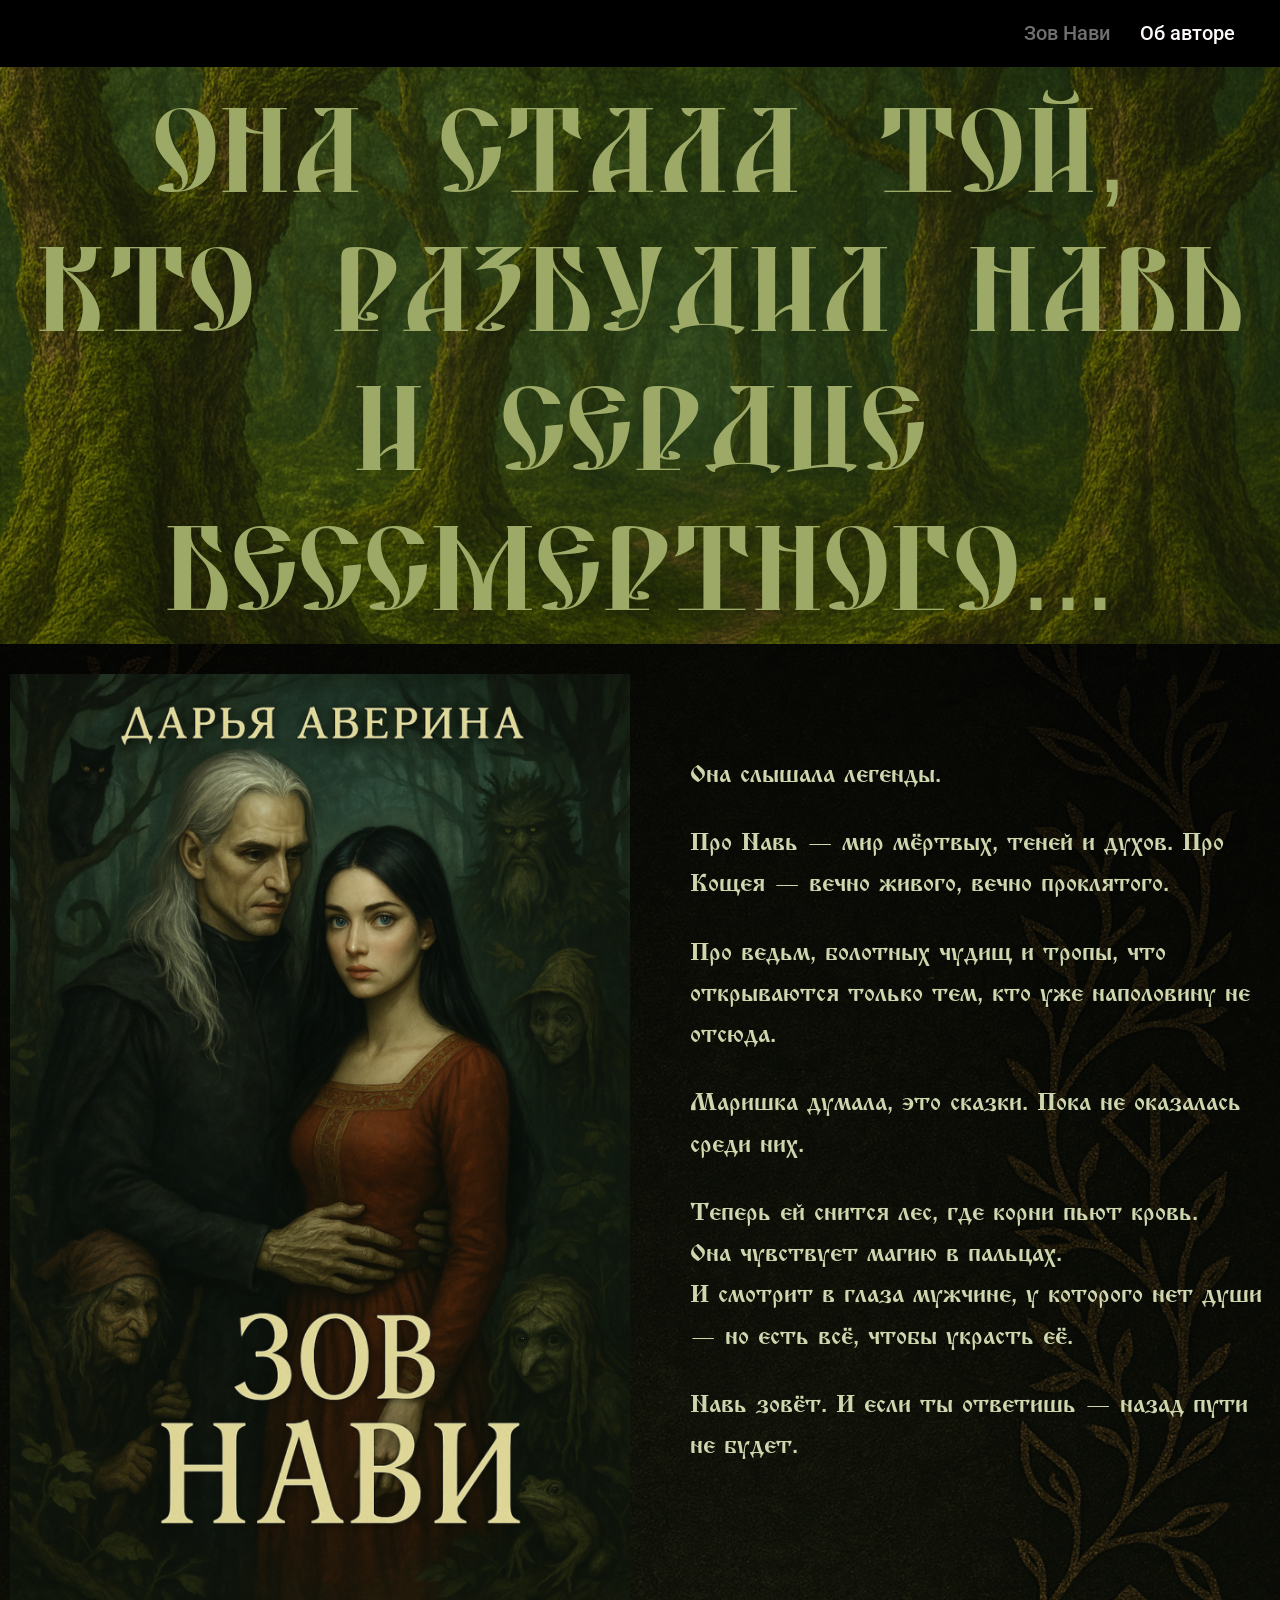
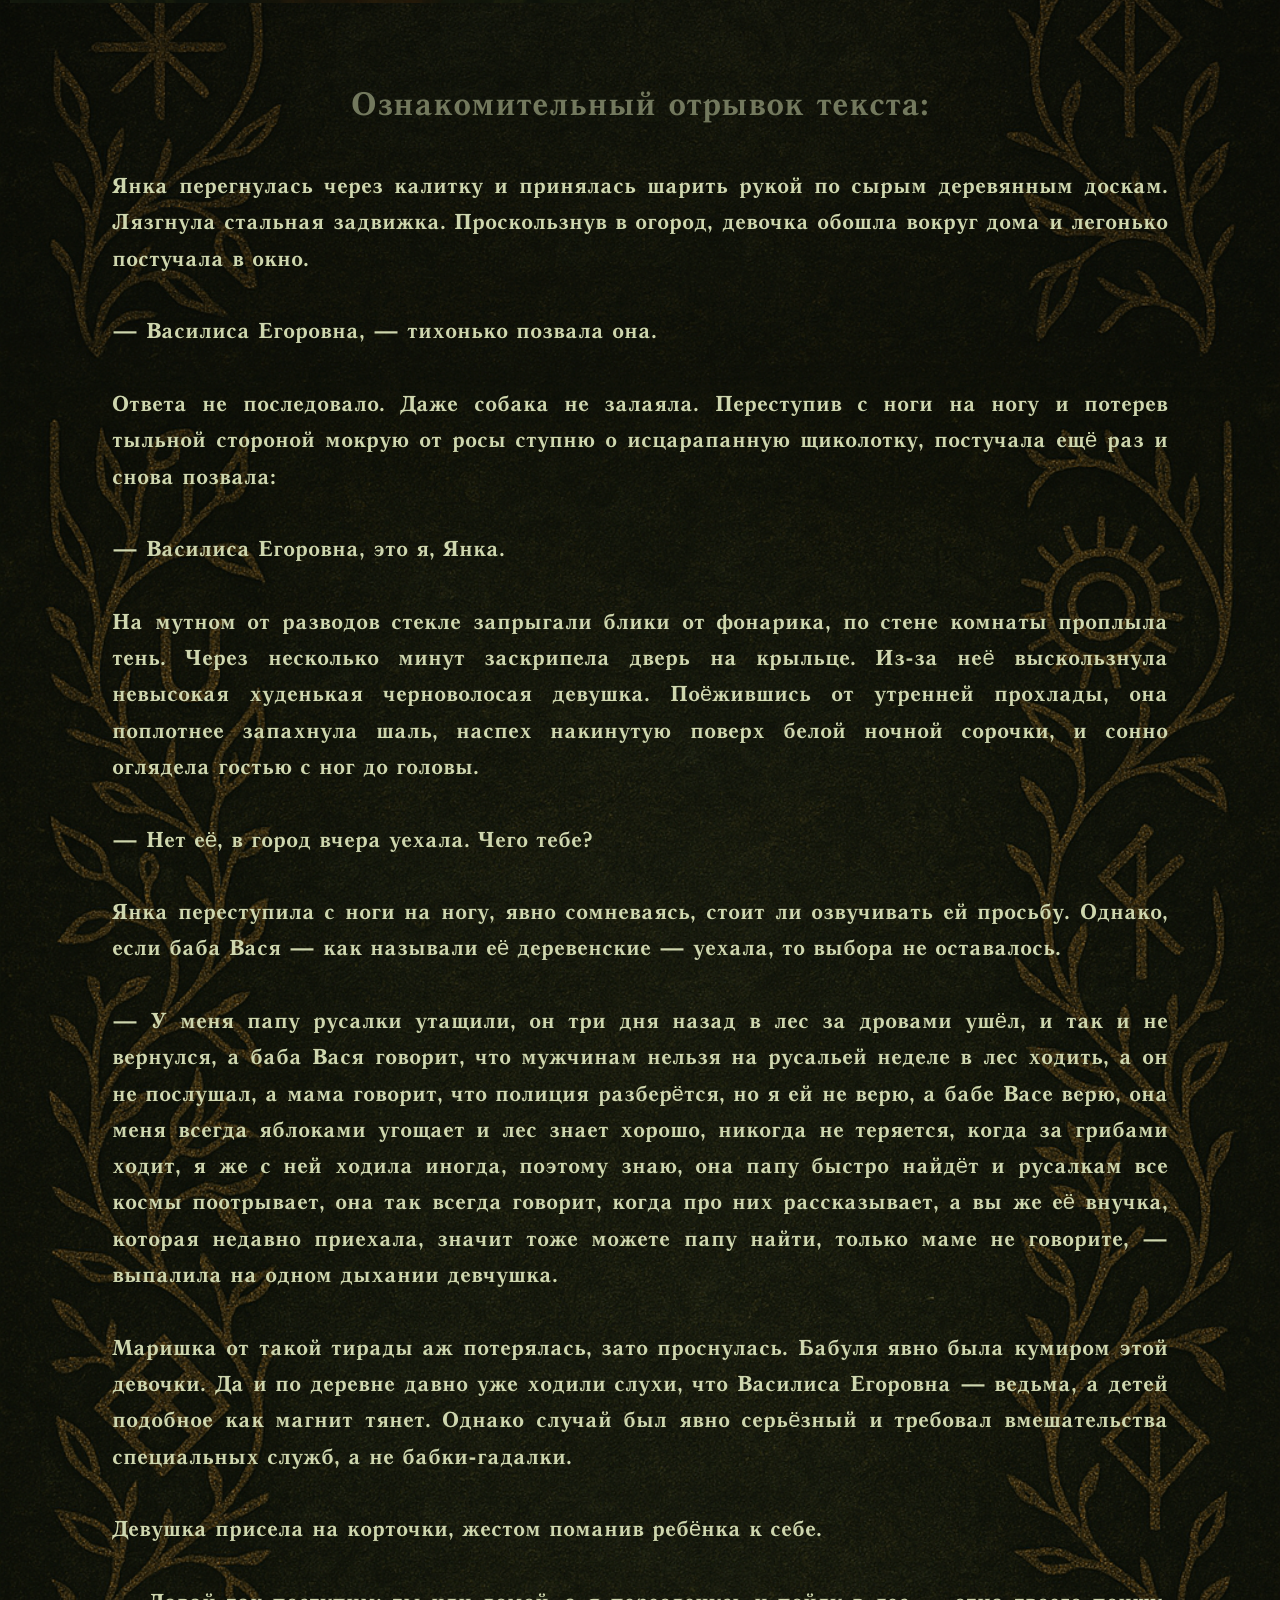
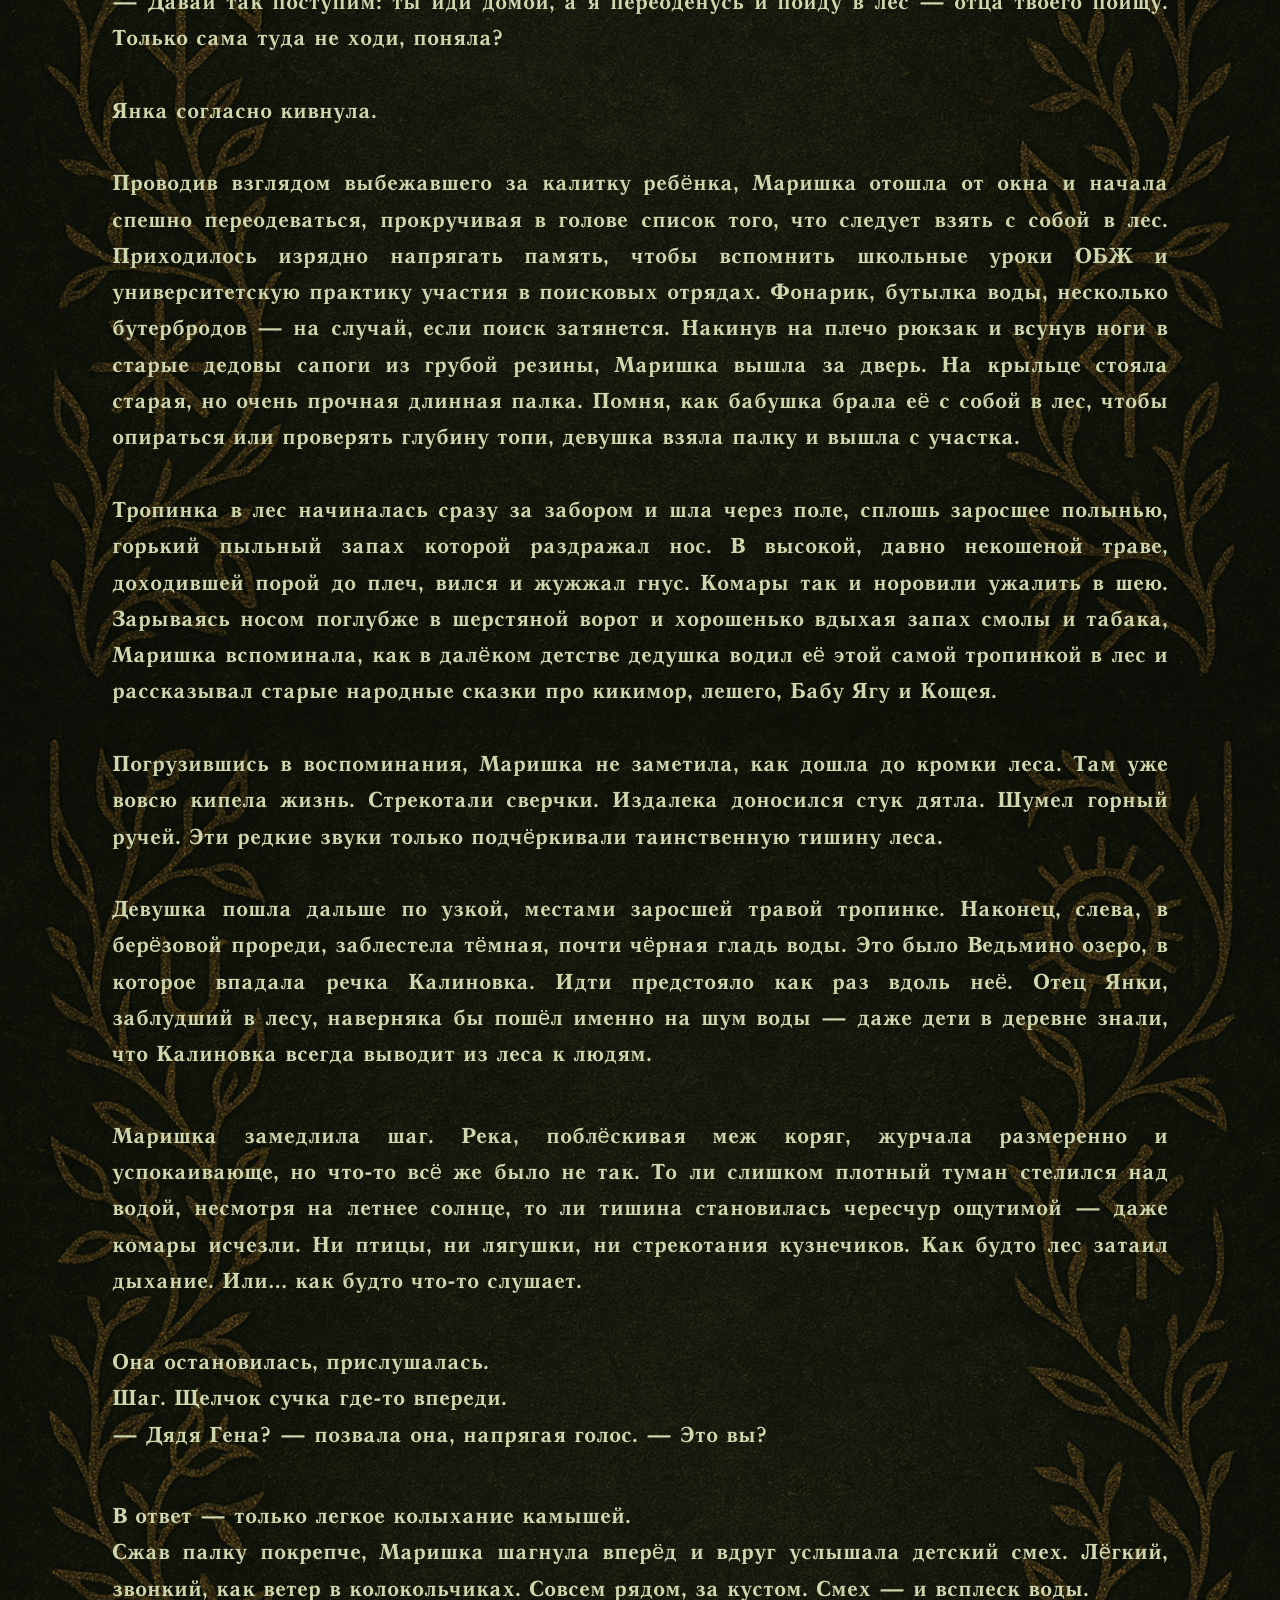
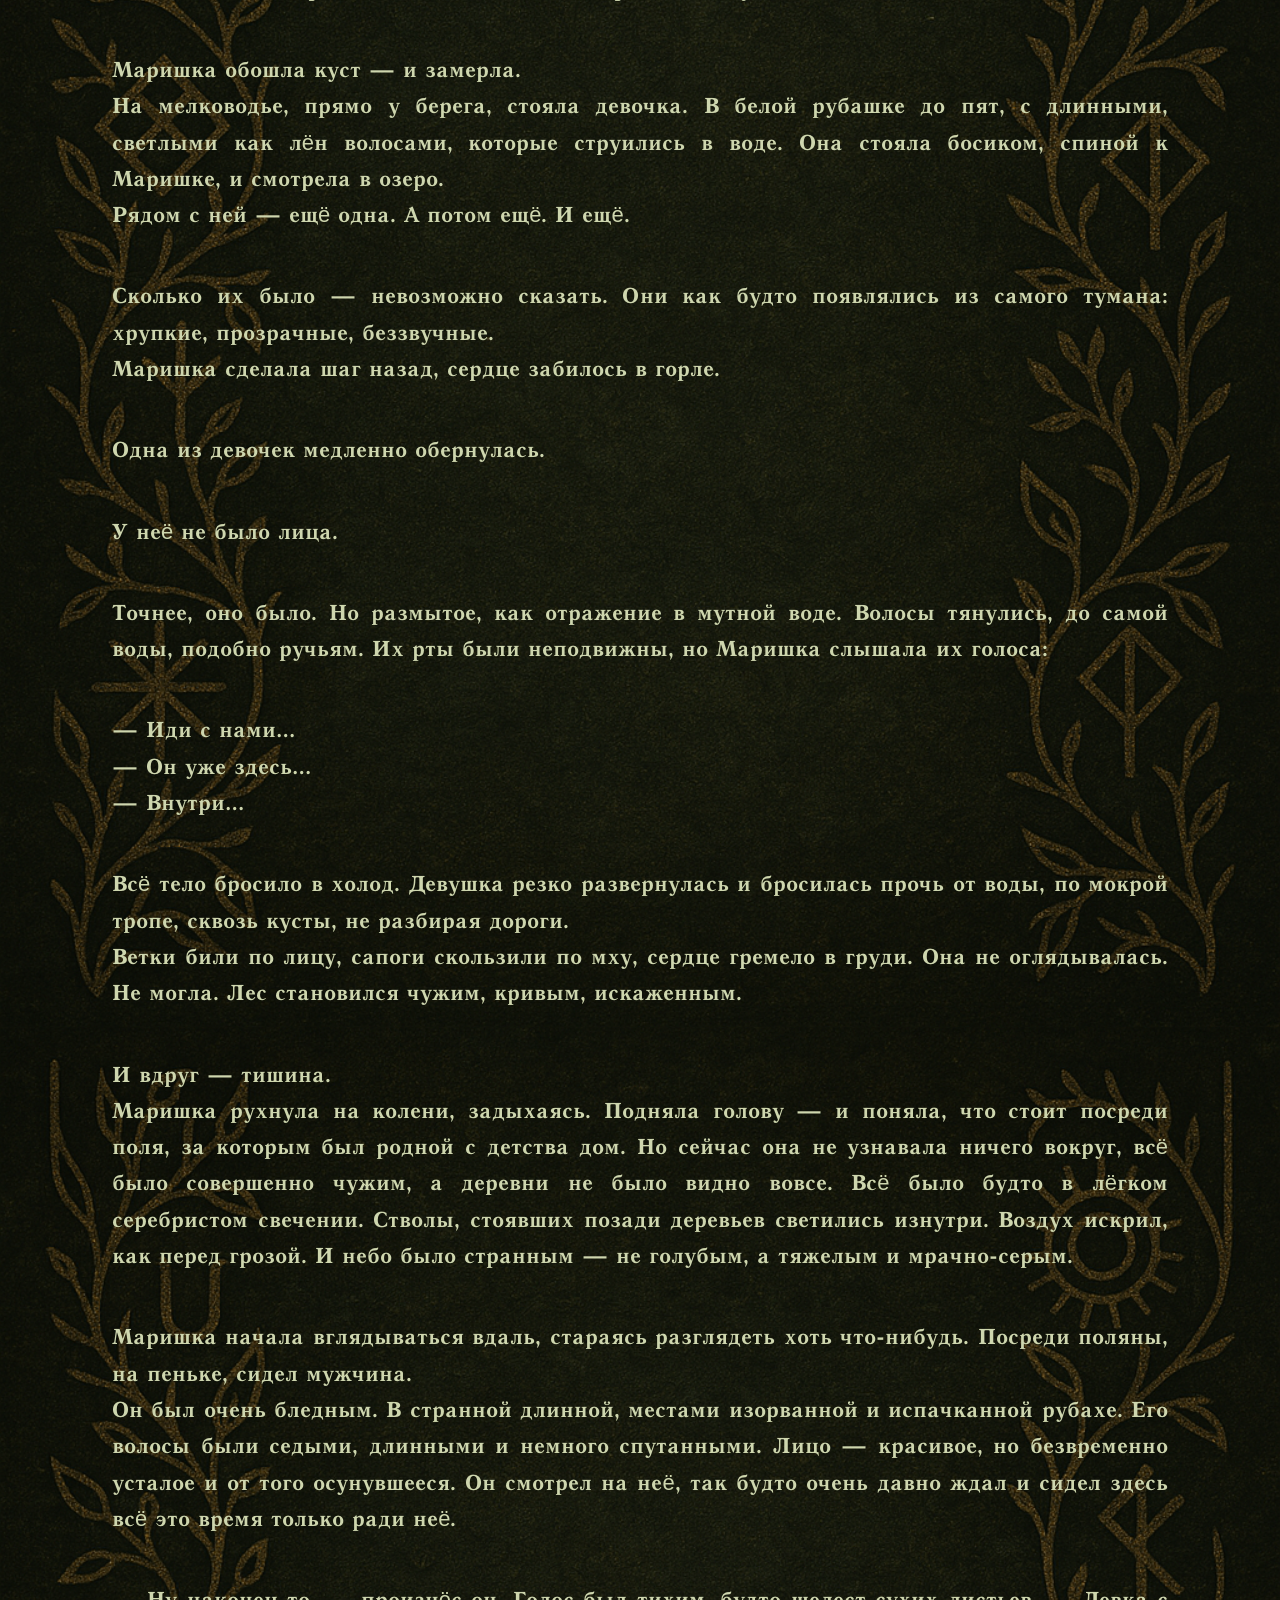
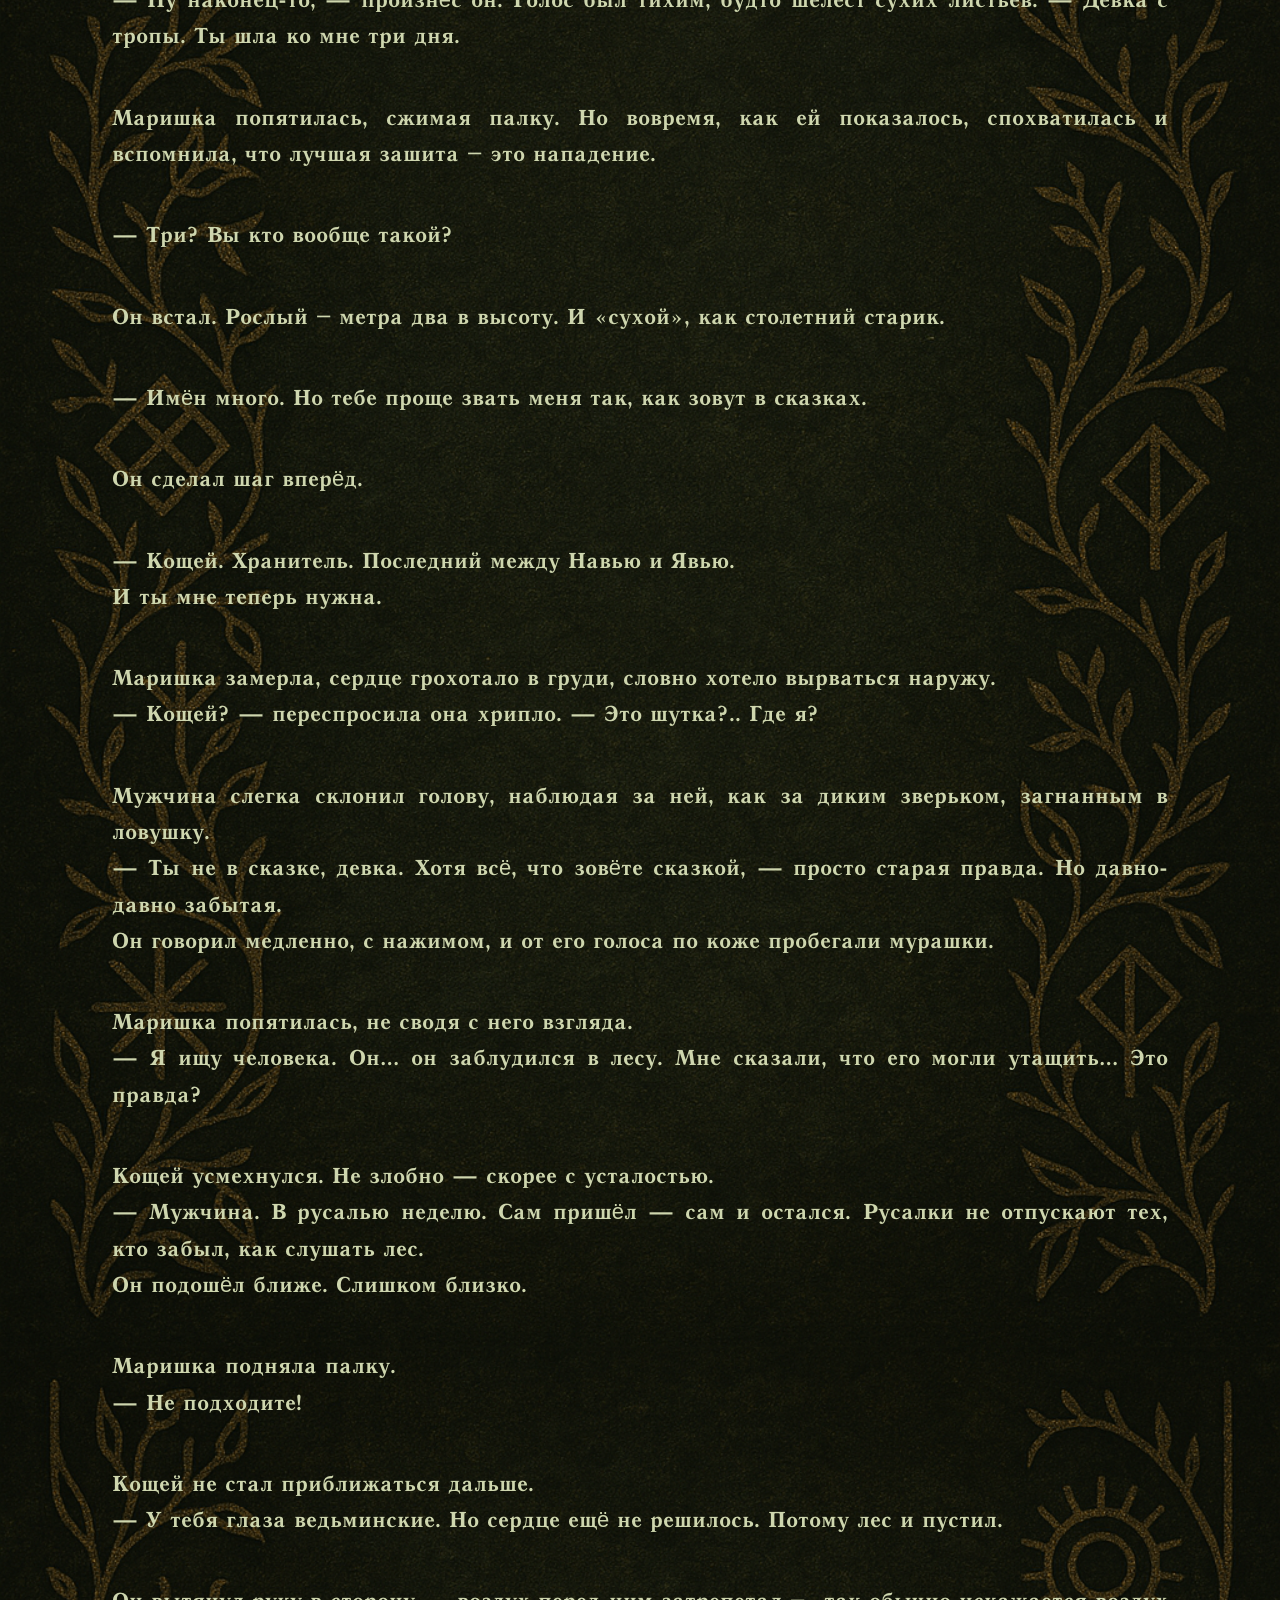
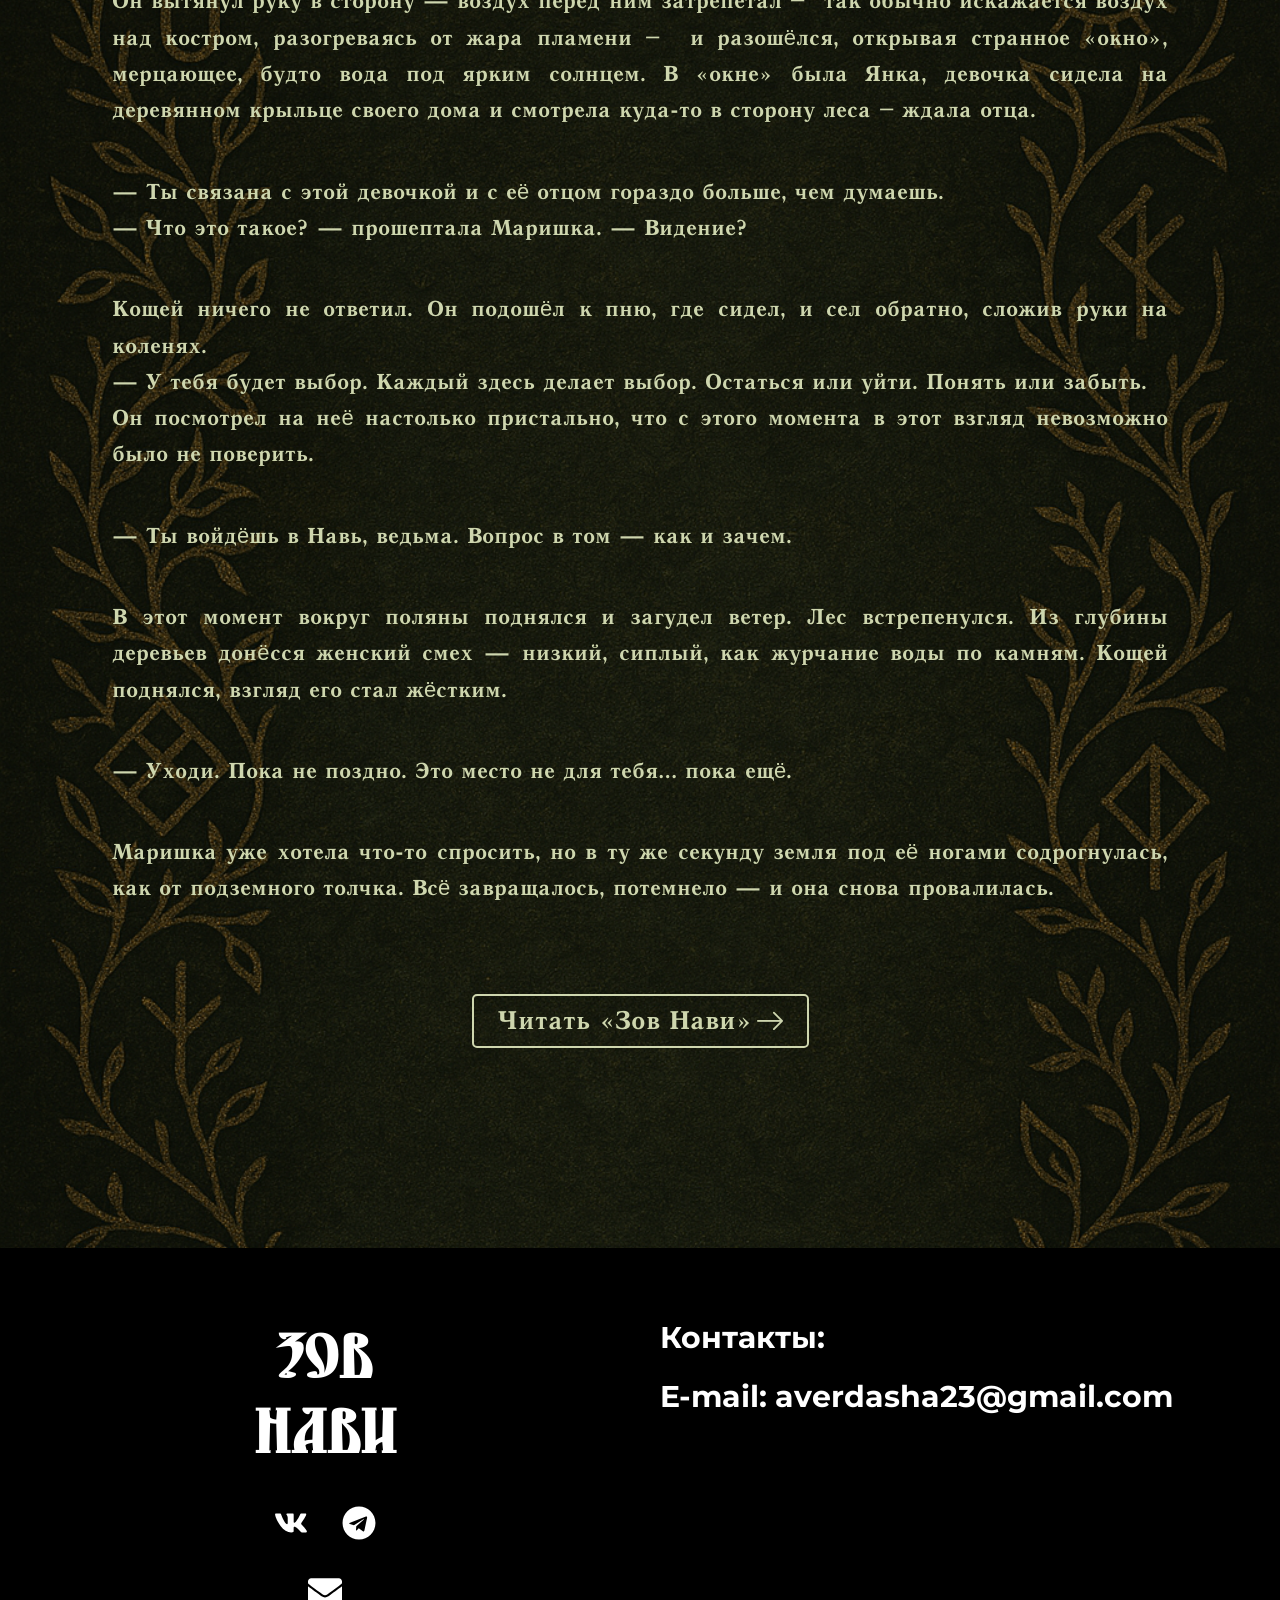
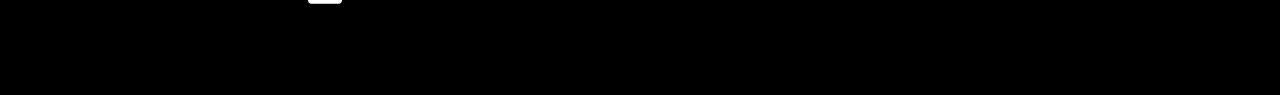
<file: index.html>
<!DOCTYPE html>
<html lang="en-US">
<head>
<meta charset="UTF-8">
<meta name="viewport" content="width=device-width, initial-scale=1">
	<link rel="profile" href="https://gmpg.org/xfn/11"> 
	<title>zov-navi</title>
<meta name="robots" content="max-image-preview:large">
	<style>img:is([sizes="auto" i], [sizes^="auto," i]) { contain-intrinsic-size: 3000px 1500px }</style>
	<link rel="alternate" type="application/rss+xml" title="zov-navi &raquo; Feed" href="https://dms-ddf.github.io/zov-navi/feed/">
<link rel="alternate" type="application/rss+xml" title="zov-navi &raquo; Comments Feed" href="https://dms-ddf.github.io/zov-navi/comments/feed/">
<script>
window._wpemojiSettings = {"baseUrl":"https:\/\/s.w.org\/images\/core\/emoji\/15.0.3\/72x72\/","ext":".png","svgUrl":"https:\/\/s.w.org\/images\/core\/emoji\/15.0.3\/svg\/","svgExt":".svg","source":{"concatemoji":"https:\/\/dms-ddf.github.io\/zov-navi\/wp-includes\/js\/wp-emoji-release.min.js?ver=6.7.2"}};
/*! This file is auto-generated */
!function(i,n){var o,s,e;function c(e){try{var t={supportTests:e,timestamp:(new Date).valueOf()};sessionStorage.setItem(o,JSON.stringify(t))}catch(e){}}function p(e,t,n){e.clearRect(0,0,e.canvas.width,e.canvas.height),e.fillText(t,0,0);var t=new Uint32Array(e.getImageData(0,0,e.canvas.width,e.canvas.height).data),r=(e.clearRect(0,0,e.canvas.width,e.canvas.height),e.fillText(n,0,0),new Uint32Array(e.getImageData(0,0,e.canvas.width,e.canvas.height).data));return t.every(function(e,t){return e===r[t]})}function u(e,t,n){switch(t){case"flag":return n(e,"🏳️‍⚧️","🏳️​⚧️")?!1:!n(e,"🇺🇳","🇺​🇳")&&!n(e,"🏴󠁧󠁢󠁥󠁮󠁧󠁿","🏴​󠁧​󠁢​󠁥​󠁮​󠁧​󠁿");case"emoji":return!n(e,"🐦‍⬛","🐦​⬛")}return!1}function f(e,t,n){var r="undefined"!=typeof WorkerGlobalScope&&self instanceof WorkerGlobalScope?new OffscreenCanvas(300,150):i.createElement("canvas"),a=r.getContext("2d",{willReadFrequently:!0}),o=(a.textBaseline="top",a.font="600 32px Arial",{});return e.forEach(function(e){o[e]=t(a,e,n)}),o}function t(e){var t=i.createElement("script");t.src=e,t.defer=!0,i.head.appendChild(t)}"undefined"!=typeof Promise&&(o="wpEmojiSettingsSupports",s=["flag","emoji"],n.supports={everything:!0,everythingExceptFlag:!0},e=new Promise(function(e){i.addEventListener("DOMContentLoaded",e,{once:!0})}),new Promise(function(t){var n=function(){try{var e=JSON.parse(sessionStorage.getItem(o));if("object"==typeof e&&"number"==typeof e.timestamp&&(new Date).valueOf()<e.timestamp+604800&&"object"==typeof e.supportTests)return e.supportTests}catch(e){}return null}();if(!n){if("undefined"!=typeof Worker&&"undefined"!=typeof OffscreenCanvas&&"undefined"!=typeof URL&&URL.createObjectURL&&"undefined"!=typeof Blob)try{var e="postMessage("+f.toString()+"("+[JSON.stringify(s),u.toString(),p.toString()].join(",")+"));",r=new Blob([e],{type:"text/javascript"}),a=new Worker(URL.createObjectURL(r),{name:"wpTestEmojiSupports"});return void(a.onmessage=function(e){c(n=e.data),a.terminate(),t(n)})}catch(e){}c(n=f(s,u,p))}t(n)}).then(function(e){for(var t in e)n.supports[t]=e[t],n.supports.everything=n.supports.everything&&n.supports[t],"flag"!==t&&(n.supports.everythingExceptFlag=n.supports.everythingExceptFlag&&n.supports[t]);n.supports.everythingExceptFlag=n.supports.everythingExceptFlag&&!n.supports.flag,n.DOMReady=!1,n.readyCallback=function(){n.DOMReady=!0}}).then(function(){return e}).then(function(){var e;n.supports.everything||(n.readyCallback(),(e=n.source||{}).concatemoji?t(e.concatemoji):e.wpemoji&&e.twemoji&&(t(e.twemoji),t(e.wpemoji)))}))}((window,document),window._wpemojiSettings);
</script>
<link rel="stylesheet" id="elementor-frontend-css" href="https://dms-ddf.github.io/zov-navi/wp-content/plugins/elementor/assets/css/frontend.min.css?ver=3.28.3" media="all">
<link rel="stylesheet" id="elementor-post-61-css" href="https://dms-ddf.github.io/zov-navi/wp-content/uploads/elementor/css/post-61.css?ver=1744757533" media="all">
<link rel="stylesheet" id="elementor-post-62-css" href="https://dms-ddf.github.io/zov-navi/wp-content/uploads/elementor/css/post-62.css?ver=1744754978" media="all">
<style id="cf-frontend-style-inline-css">@font-face {
	font-family: 'Uk Antique';
	font-style: normal;
	font-weight: 400;
	src: url('https://dms-ddf.github.io/zov-navi/wp-content/uploads/2025/04/uk-antique-bold.otf') format('OpenType');
}
@font-face {
	font-family: 'Yermak';
	font-style: normal;
	font-weight: 400;
	src: url('https://dms-ddf.github.io/zov-navi/wp-content/uploads/2025/04/ds-yermak_d.ttf') format('truetype');
}
@font-face {
	font-family: 'Fert';
	font-style: normal;
	font-weight: 400;
	src: url('https://dms-ddf.github.io/zov-navi/wp-content/uploads/2025/04/fert.ttf') format('truetype');
}
@font-face {
	font-family: 'Vezitsa';
	font-style: normal;
	font-weight: 400;
	src: url('https://dms-ddf.github.io/zov-navi/wp-content/uploads/2025/04/ofont.ru_Vezitsa.ttf') format('truetype');
}</style>
<link rel="stylesheet" id="astra-theme-css-css" href="https://dms-ddf.github.io/zov-navi/wp-content/themes/astra/assets/css/minified/main.min.css?ver=4.10.0" media="all">
<style id="astra-theme-css-inline-css">:root{--ast-post-nav-space:0;--ast-container-default-xlg-padding:2.5em;--ast-container-default-lg-padding:2.5em;--ast-container-default-slg-padding:2em;--ast-container-default-md-padding:2.5em;--ast-container-default-sm-padding:2.5em;--ast-container-default-xs-padding:2.4em;--ast-container-default-xxs-padding:1.8em;--ast-code-block-background:#ECEFF3;--ast-comment-inputs-background:#F9FAFB;--ast-normal-container-width:1200px;--ast-narrow-container-width:750px;--ast-blog-title-font-weight:600;--ast-blog-meta-weight:600;--ast-global-color-primary:var(--ast-global-color-4);--ast-global-color-secondary:var(--ast-global-color-5);--ast-global-color-alternate-background:var(--ast-global-color-6);--ast-global-color-subtle-background:var(--ast-global-color-7);--ast-bg-style-guide:#F8FAFC;--ast-shadow-style-guide:0px 0px 4px 0 #00000057;--ast-global-dark-bg-style:#fff;--ast-global-dark-lfs:#fbfbfb;--ast-widget-bg-color:#fafafa;--ast-wc-container-head-bg-color:#fbfbfb;--ast-title-layout-bg:#eeeeee;--ast-search-border-color:#e7e7e7;--ast-lifter-hover-bg:#e6e6e6;--ast-gallery-block-color:#000;--srfm-color-input-label:var(--ast-global-color-2);}html{font-size:100%;}a{color:var(--ast-global-color-0);}a:hover,a:focus{color:var(--ast-global-color-1);}body,button,input,select,textarea,.ast-button,.ast-custom-button{font-family:-apple-system,BlinkMacSystemFont,Segoe UI,Roboto,Oxygen-Sans,Ubuntu,Cantarell,Helvetica Neue,sans-serif;font-weight:400;font-size:16px;font-size:1rem;line-height:var(--ast-body-line-height,1.65);}blockquote{color:var(--ast-global-color-3);}h1,.entry-content h1,h2,.entry-content h2,h3,.entry-content h3,h4,.entry-content h4,h5,.entry-content h5,h6,.entry-content h6,.site-title,.site-title a{font-weight:600;}.ast-site-identity .site-title a{color:var(--ast-global-color-2);}.site-title{font-size:26px;font-size:1.625rem;display:block;}.site-header .site-description{font-size:15px;font-size:0.9375rem;display:none;}.entry-title{font-size:20px;font-size:1.25rem;}.ast-blog-single-element.ast-taxonomy-container a{font-size:14px;font-size:0.875rem;}.ast-blog-meta-container{font-size:13px;font-size:0.8125rem;}.archive .ast-article-post .ast-article-inner,.blog .ast-article-post .ast-article-inner,.archive .ast-article-post .ast-article-inner:hover,.blog .ast-article-post .ast-article-inner:hover{border-top-left-radius:6px;border-top-right-radius:6px;border-bottom-right-radius:6px;border-bottom-left-radius:6px;overflow:hidden;}h1,.entry-content h1{font-size:36px;font-size:2.25rem;font-weight:600;line-height:1.4em;}h2,.entry-content h2{font-size:30px;font-size:1.875rem;font-weight:600;line-height:1.3em;}h3,.entry-content h3{font-size:24px;font-size:1.5rem;font-weight:600;line-height:1.3em;}h4,.entry-content h4{font-size:20px;font-size:1.25rem;line-height:1.2em;font-weight:600;}h5,.entry-content h5{font-size:18px;font-size:1.125rem;line-height:1.2em;font-weight:600;}h6,.entry-content h6{font-size:16px;font-size:1rem;line-height:1.25em;font-weight:600;}::selection{background-color:var(--ast-global-color-0);color:#ffffff;}body,h1,.entry-title a,.entry-content h1,h2,.entry-content h2,h3,.entry-content h3,h4,.entry-content h4,h5,.entry-content h5,h6,.entry-content h6{color:var(--ast-global-color-3);}.tagcloud a:hover,.tagcloud a:focus,.tagcloud a.current-item{color:#ffffff;border-color:var(--ast-global-color-0);background-color:var(--ast-global-color-0);}input:focus,input[type="text"]:focus,input[type="email"]:focus,input[type="url"]:focus,input[type="password"]:focus,input[type="reset"]:focus,input[type="search"]:focus,textarea:focus{border-color:var(--ast-global-color-0);}input[type="radio"]:checked,input[type=reset],input[type="checkbox"]:checked,input[type="checkbox"]:hover:checked,input[type="checkbox"]:focus:checked,input[type=range]::-webkit-slider-thumb{border-color:var(--ast-global-color-0);background-color:var(--ast-global-color-0);box-shadow:none;}.site-footer a:hover + .post-count,.site-footer a:focus + .post-count{background:var(--ast-global-color-0);border-color:var(--ast-global-color-0);}.single .nav-links .nav-previous,.single .nav-links .nav-next{color:var(--ast-global-color-0);}.entry-meta,.entry-meta *{line-height:1.45;color:var(--ast-global-color-0);font-weight:600;}.entry-meta a:not(.ast-button):hover,.entry-meta a:not(.ast-button):hover *,.entry-meta a:not(.ast-button):focus,.entry-meta a:not(.ast-button):focus *,.page-links > .page-link,.page-links .page-link:hover,.post-navigation a:hover{color:var(--ast-global-color-1);}#cat option,.secondary .calendar_wrap thead a,.secondary .calendar_wrap thead a:visited{color:var(--ast-global-color-0);}.secondary .calendar_wrap #today,.ast-progress-val span{background:var(--ast-global-color-0);}.secondary a:hover + .post-count,.secondary a:focus + .post-count{background:var(--ast-global-color-0);border-color:var(--ast-global-color-0);}.calendar_wrap #today > a{color:#ffffff;}.page-links .page-link,.single .post-navigation a{color:var(--ast-global-color-3);}.ast-search-menu-icon .search-form button.search-submit{padding:0 4px;}.ast-search-menu-icon form.search-form{padding-right:0;}.ast-search-menu-icon.slide-search input.search-field{width:0;}.ast-header-search .ast-search-menu-icon.ast-dropdown-active .search-form,.ast-header-search .ast-search-menu-icon.ast-dropdown-active .search-field:focus{transition:all 0.2s;}.search-form input.search-field:focus{outline:none;}.ast-search-menu-icon .search-form button.search-submit:focus,.ast-theme-transparent-header .ast-header-search .ast-dropdown-active .ast-icon,.ast-theme-transparent-header .ast-inline-search .search-field:focus .ast-icon{color:var(--ast-global-color-1);}.ast-header-search .slide-search .search-form{border:2px solid var(--ast-global-color-0);}.ast-header-search .slide-search .search-field{background-color:(--ast-global-dark-bg-style);}.ast-archive-title{color:var(--ast-global-color-2);}.widget-title{font-size:22px;font-size:1.375rem;color:var(--ast-global-color-2);}.ast-single-post .entry-content a,.ast-comment-content a:not(.ast-comment-edit-reply-wrap a){text-decoration:underline;}.ast-single-post .elementor-widget-button .elementor-button,.ast-single-post .entry-content .uagb-tab a,.ast-single-post .entry-content .uagb-ifb-cta a,.ast-single-post .entry-content .uabb-module-content a,.ast-single-post .entry-content .uagb-post-grid a,.ast-single-post .entry-content .uagb-timeline a,.ast-single-post .entry-content .uagb-toc__wrap a,.ast-single-post .entry-content .uagb-taxomony-box a,.ast-single-post .entry-content .woocommerce a,.entry-content .wp-block-latest-posts > li > a,.ast-single-post .entry-content .wp-block-file__button,li.ast-post-filter-single,.ast-single-post .ast-comment-content .comment-reply-link,.ast-single-post .ast-comment-content .comment-edit-link{text-decoration:none;}.ast-search-menu-icon.slide-search a:focus-visible:focus-visible,.astra-search-icon:focus-visible,#close:focus-visible,a:focus-visible,.ast-menu-toggle:focus-visible,.site .skip-link:focus-visible,.wp-block-loginout input:focus-visible,.wp-block-search.wp-block-search__button-inside .wp-block-search__inside-wrapper,.ast-header-navigation-arrow:focus-visible,.woocommerce .wc-proceed-to-checkout > .checkout-button:focus-visible,.woocommerce .woocommerce-MyAccount-navigation ul li a:focus-visible,.ast-orders-table__row .ast-orders-table__cell:focus-visible,.woocommerce .woocommerce-order-details .order-again > .button:focus-visible,.woocommerce .woocommerce-message a.button.wc-forward:focus-visible,.woocommerce #minus_qty:focus-visible,.woocommerce #plus_qty:focus-visible,a#ast-apply-coupon:focus-visible,.woocommerce .woocommerce-info a:focus-visible,.woocommerce .astra-shop-summary-wrap a:focus-visible,.woocommerce a.wc-forward:focus-visible,#ast-apply-coupon:focus-visible,.woocommerce-js .woocommerce-mini-cart-item a.remove:focus-visible,#close:focus-visible,.button.search-submit:focus-visible,#search_submit:focus,.normal-search:focus-visible,.ast-header-account-wrap:focus-visible,.woocommerce .ast-on-card-button.ast-quick-view-trigger:focus{outline-style:dotted;outline-color:inherit;outline-width:thin;}input:focus,input[type="text"]:focus,input[type="email"]:focus,input[type="url"]:focus,input[type="password"]:focus,input[type="reset"]:focus,input[type="search"]:focus,input[type="number"]:focus,textarea:focus,.wp-block-search__input:focus,[data-section="section-header-mobile-trigger"] .ast-button-wrap .ast-mobile-menu-trigger-minimal:focus,.ast-mobile-popup-drawer.active .menu-toggle-close:focus,.woocommerce-ordering select.orderby:focus,#ast-scroll-top:focus,#coupon_code:focus,.woocommerce-page #comment:focus,.woocommerce #reviews #respond input#submit:focus,.woocommerce a.add_to_cart_button:focus,.woocommerce .button.single_add_to_cart_button:focus,.woocommerce .woocommerce-cart-form button:focus,.woocommerce .woocommerce-cart-form__cart-item .quantity .qty:focus,.woocommerce .woocommerce-billing-fields .woocommerce-billing-fields__field-wrapper .woocommerce-input-wrapper > .input-text:focus,.woocommerce #order_comments:focus,.woocommerce #place_order:focus,.woocommerce .woocommerce-address-fields .woocommerce-address-fields__field-wrapper .woocommerce-input-wrapper > .input-text:focus,.woocommerce .woocommerce-MyAccount-content form button:focus,.woocommerce .woocommerce-MyAccount-content .woocommerce-EditAccountForm .woocommerce-form-row .woocommerce-Input.input-text:focus,.woocommerce .ast-woocommerce-container .woocommerce-pagination ul.page-numbers li a:focus,body #content .woocommerce form .form-row .select2-container--default .select2-selection--single:focus,#ast-coupon-code:focus,.woocommerce.woocommerce-js .quantity input[type=number]:focus,.woocommerce-js .woocommerce-mini-cart-item .quantity input[type=number]:focus,.woocommerce p#ast-coupon-trigger:focus{border-style:dotted;border-color:inherit;border-width:thin;}input{outline:none;}.ast-logo-title-inline .site-logo-img{padding-right:1em;}body .ast-oembed-container *{position:absolute;top:0;width:100%;height:100%;left:0;}body .wp-block-embed-pocket-casts .ast-oembed-container *{position:unset;}.ast-single-post-featured-section + article {margin-top: 2em;}.site-content .ast-single-post-featured-section img {width: 100%;overflow: hidden;object-fit: cover;}.ast-separate-container .site-content .ast-single-post-featured-section + article {margin-top: -80px;z-index: 9;position: relative;border-radius: 4px;}@media (min-width: 922px) {.ast-no-sidebar .site-content .ast-article-image-container--wide {margin-left: -120px;margin-right: -120px;max-width: unset;width: unset;}.ast-left-sidebar .site-content .ast-article-image-container--wide,.ast-right-sidebar .site-content .ast-article-image-container--wide {margin-left: -10px;margin-right: -10px;}.site-content .ast-article-image-container--full {margin-left: calc( -50vw + 50%);margin-right: calc( -50vw + 50%);max-width: 100vw;width: 100vw;}.ast-left-sidebar .site-content .ast-article-image-container--full,.ast-right-sidebar .site-content .ast-article-image-container--full {margin-left: -10px;margin-right: -10px;max-width: inherit;width: auto;}}.site > .ast-single-related-posts-container {margin-top: 0;}@media (min-width: 922px) {.ast-desktop .ast-container--narrow {max-width: var(--ast-narrow-container-width);margin: 0 auto;}}.ast-page-builder-template .hentry {margin: 0;}.ast-page-builder-template .site-content > .ast-container {max-width: 100%;padding: 0;}.ast-page-builder-template .site .site-content #primary {padding: 0;margin: 0;}.ast-page-builder-template .no-results {text-align: center;margin: 4em auto;}.ast-page-builder-template .ast-pagination {padding: 2em;}.ast-page-builder-template .entry-header.ast-no-title.ast-no-thumbnail {margin-top: 0;}.ast-page-builder-template .entry-header.ast-header-without-markup {margin-top: 0;margin-bottom: 0;}.ast-page-builder-template .entry-header.ast-no-title.ast-no-meta {margin-bottom: 0;}.ast-page-builder-template.single .post-navigation {padding-bottom: 2em;}.ast-page-builder-template.single-post .site-content > .ast-container {max-width: 100%;}.ast-page-builder-template .entry-header {margin-top: 2em;margin-left: auto;margin-right: auto;}.ast-page-builder-template .ast-archive-description {margin: 2em auto 0;padding-left: 20px;padding-right: 20px;}.ast-page-builder-template .ast-row {margin-left: 0;margin-right: 0;}.single.ast-page-builder-template .entry-header + .entry-content,.single.ast-page-builder-template .ast-single-entry-banner + .site-content article .entry-content {margin-bottom: 2em;}@media(min-width: 921px) {.ast-page-builder-template.archive.ast-right-sidebar .ast-row article,.ast-page-builder-template.archive.ast-left-sidebar .ast-row article {padding-left: 0;padding-right: 0;}}input[type="text"],input[type="number"],input[type="email"],input[type="url"],input[type="password"],input[type="search"],input[type=reset],input[type=tel],input[type=date],select,textarea{font-size:16px;font-style:normal;font-weight:400;line-height:24px;width:100%;padding:12px 16px;border-radius:4px;box-shadow:0px 1px 2px 0px rgba(0,0,0,0.05);color:var(--ast-form-input-text,#475569);}input[type="text"],input[type="number"],input[type="email"],input[type="url"],input[type="password"],input[type="search"],input[type=reset],input[type=tel],input[type=date],select{height:40px;}input[type="date"]{border-width:1px;border-style:solid;border-color:var(--ast-border-color);background:var( --ast-global-color-secondary,--ast-global-color-5 );}input[type="text"]:focus,input[type="number"]:focus,input[type="email"]:focus,input[type="url"]:focus,input[type="password"]:focus,input[type="search"]:focus,input[type=reset]:focus,input[type="tel"]:focus,input[type="date"]:focus,select:focus,textarea:focus{border-color:#046BD2;box-shadow:none;outline:none;color:var(--ast-form-input-focus-text,#475569);}label,legend{color:#111827;font-size:14px;font-style:normal;font-weight:500;line-height:20px;}select{padding:6px 10px;}fieldset{padding:30px;border-radius:4px;}button,.ast-button,.button,input[type="button"],input[type="reset"],input[type="submit"]{border-radius:4px;box-shadow:0px 1px 2px 0px rgba(0,0,0,0.05);}:root{--ast-comment-inputs-background:#FFF;}::placeholder{color:var(--ast-form-field-color,#9CA3AF);}::-ms-input-placeholder{color:var(--ast-form-field-color,#9CA3AF);}@media (max-width:921.9px){#ast-desktop-header{display:none;}}@media (min-width:922px){#ast-mobile-header{display:none;}}.wp-block-buttons.aligncenter{justify-content:center;}@media (max-width:921px){.ast-theme-transparent-header #primary,.ast-theme-transparent-header #secondary{padding:0;}}@media (max-width:921px){.ast-plain-container.ast-no-sidebar #primary{padding:0;}}.ast-plain-container.ast-no-sidebar #primary{margin-top:0;margin-bottom:0;}.wp-block-button.is-style-outline .wp-block-button__link{border-color:var(--ast-global-color-0);}div.wp-block-button.is-style-outline > .wp-block-button__link:not(.has-text-color),div.wp-block-button.wp-block-button__link.is-style-outline:not(.has-text-color){color:var(--ast-global-color-0);}.wp-block-button.is-style-outline .wp-block-button__link:hover,.wp-block-buttons .wp-block-button.is-style-outline .wp-block-button__link:focus,.wp-block-buttons .wp-block-button.is-style-outline > .wp-block-button__link:not(.has-text-color):hover,.wp-block-buttons .wp-block-button.wp-block-button__link.is-style-outline:not(.has-text-color):hover{color:#ffffff;background-color:var(--ast-global-color-1);border-color:var(--ast-global-color-1);}.post-page-numbers.current .page-link,.ast-pagination .page-numbers.current{color:#ffffff;border-color:var(--ast-global-color-0);background-color:var(--ast-global-color-0);}.wp-block-buttons .wp-block-button.is-style-outline .wp-block-button__link.wp-element-button,.ast-outline-button,.wp-block-uagb-buttons-child .uagb-buttons-repeater.ast-outline-button{border-color:var(--ast-global-color-0);border-top-width:2px;border-right-width:2px;border-bottom-width:2px;border-left-width:2px;font-family:inherit;font-weight:500;font-size:16px;font-size:1rem;line-height:1em;padding-top:13px;padding-right:30px;padding-bottom:13px;padding-left:30px;}.wp-block-buttons .wp-block-button.is-style-outline > .wp-block-button__link:not(.has-text-color),.wp-block-buttons .wp-block-button.wp-block-button__link.is-style-outline:not(.has-text-color),.ast-outline-button{color:var(--ast-global-color-0);}.wp-block-button.is-style-outline .wp-block-button__link:hover,.wp-block-buttons .wp-block-button.is-style-outline .wp-block-button__link:focus,.wp-block-buttons .wp-block-button.is-style-outline > .wp-block-button__link:not(.has-text-color):hover,.wp-block-buttons .wp-block-button.wp-block-button__link.is-style-outline:not(.has-text-color):hover,.ast-outline-button:hover,.ast-outline-button:focus,.wp-block-uagb-buttons-child .uagb-buttons-repeater.ast-outline-button:hover,.wp-block-uagb-buttons-child .uagb-buttons-repeater.ast-outline-button:focus{color:#ffffff;background-color:var(--ast-global-color-1);border-color:var(--ast-global-color-1);}.ast-single-post .entry-content a.ast-outline-button,.ast-single-post .entry-content .is-style-outline>.wp-block-button__link{text-decoration:none;}.wp-block-button .wp-block-button__link.wp-element-button.is-style-outline:not(.has-background),.wp-block-button.is-style-outline>.wp-block-button__link.wp-element-button:not(.has-background),.ast-outline-button{background-color:transparent;}.uagb-buttons-repeater.ast-outline-button{border-radius:9999px;}@media (max-width:921px){.wp-block-buttons .wp-block-button.is-style-outline .wp-block-button__link.wp-element-button,.ast-outline-button,.wp-block-uagb-buttons-child .uagb-buttons-repeater.ast-outline-button{padding-top:12px;padding-right:28px;padding-bottom:12px;padding-left:28px;}}@media (max-width:544px){.wp-block-buttons .wp-block-button.is-style-outline .wp-block-button__link.wp-element-button,.ast-outline-button,.wp-block-uagb-buttons-child .uagb-buttons-repeater.ast-outline-button{padding-top:10px;padding-right:24px;padding-bottom:10px;padding-left:24px;}}.entry-content[data-ast-blocks-layout] > figure{margin-bottom:1em;}h1.widget-title{font-weight:600;}h2.widget-title{font-weight:600;}h3.widget-title{font-weight:600;}#page{display:flex;flex-direction:column;min-height:100vh;}.ast-404-layout-1 h1.page-title{color:var(--ast-global-color-2);}.single .post-navigation a{line-height:1em;height:inherit;}.error-404 .page-sub-title{font-size:1.5rem;font-weight:inherit;}.search .site-content .content-area .search-form{margin-bottom:0;}#page .site-content{flex-grow:1;}.widget{margin-bottom:1.25em;}#secondary li{line-height:1.5em;}#secondary .wp-block-group h2{margin-bottom:0.7em;}#secondary h2{font-size:1.7rem;}.ast-separate-container .ast-article-post,.ast-separate-container .ast-article-single,.ast-separate-container .comment-respond{padding:3em;}.ast-separate-container .ast-article-single .ast-article-single{padding:0;}.ast-article-single .wp-block-post-template-is-layout-grid{padding-left:0;}.ast-separate-container .comments-title,.ast-narrow-container .comments-title{padding:1.5em 2em;}.ast-page-builder-template .comment-form-textarea,.ast-comment-formwrap .ast-grid-common-col{padding:0;}.ast-comment-formwrap{padding:0;display:inline-flex;column-gap:20px;width:100%;margin-left:0;margin-right:0;}.comments-area textarea#comment:focus,.comments-area textarea#comment:active,.comments-area .ast-comment-formwrap input[type="text"]:focus,.comments-area .ast-comment-formwrap input[type="text"]:active {box-shadow:none;outline:none;}.archive.ast-page-builder-template .entry-header{margin-top:2em;}.ast-page-builder-template .ast-comment-formwrap{width:100%;}.entry-title{margin-bottom:0.6em;}.ast-archive-description p{font-size:inherit;font-weight:inherit;line-height:inherit;}.ast-separate-container .ast-comment-list li.depth-1,.hentry{margin-bottom:1.5em;}.site-content section.ast-archive-description{margin-bottom:2em;}@media (min-width:921px){.ast-left-sidebar.ast-page-builder-template #secondary,.archive.ast-right-sidebar.ast-page-builder-template .site-main{padding-left:20px;padding-right:20px;}}@media (max-width:544px){.ast-comment-formwrap.ast-row{column-gap:10px;display:inline-block;}#ast-commentform .ast-grid-common-col{position:relative;width:100%;}}@media (min-width:1201px){.ast-separate-container .ast-article-post,.ast-separate-container .ast-article-single,.ast-separate-container .ast-author-box,.ast-separate-container .ast-404-layout-1,.ast-separate-container .no-results{padding:3em;}}@media (max-width:921px){.ast-separate-container #primary,.ast-separate-container #secondary{padding:1.5em 0;}#primary,#secondary{padding:1.5em 0;margin:0;}.ast-left-sidebar #content > .ast-container{display:flex;flex-direction:column-reverse;width:100%;}}@media (min-width:922px){.ast-separate-container.ast-right-sidebar #primary,.ast-separate-container.ast-left-sidebar #primary{border:0;}.search-no-results.ast-separate-container #primary{margin-bottom:4em;}}.wp-block-button .wp-block-button__link{color:#ffffff;}.wp-block-button .wp-block-button__link:hover,.wp-block-button .wp-block-button__link:focus{color:#ffffff;background-color:var(--ast-global-color-1);border-color:var(--ast-global-color-1);}.elementor-widget-heading h1.elementor-heading-title{line-height:1.4em;}.elementor-widget-heading h2.elementor-heading-title{line-height:1.3em;}.elementor-widget-heading h3.elementor-heading-title{line-height:1.3em;}.elementor-widget-heading h4.elementor-heading-title{line-height:1.2em;}.elementor-widget-heading h5.elementor-heading-title{line-height:1.2em;}.elementor-widget-heading h6.elementor-heading-title{line-height:1.25em;}.wp-block-button .wp-block-button__link,.wp-block-search .wp-block-search__button,body .wp-block-file .wp-block-file__button{border-color:var(--ast-global-color-0);background-color:var(--ast-global-color-0);color:#ffffff;font-family:inherit;font-weight:500;line-height:1em;font-size:16px;font-size:1rem;padding-top:15px;padding-right:30px;padding-bottom:15px;padding-left:30px;}.ast-single-post .entry-content .wp-block-button .wp-block-button__link,.ast-single-post .entry-content .wp-block-search .wp-block-search__button,body .entry-content .wp-block-file .wp-block-file__button{text-decoration:none;}@media (max-width:921px){.wp-block-button .wp-block-button__link,.wp-block-search .wp-block-search__button,body .wp-block-file .wp-block-file__button{padding-top:14px;padding-right:28px;padding-bottom:14px;padding-left:28px;}}@media (max-width:544px){.wp-block-button .wp-block-button__link,.wp-block-search .wp-block-search__button,body .wp-block-file .wp-block-file__button{padding-top:12px;padding-right:24px;padding-bottom:12px;padding-left:24px;}}.menu-toggle,button,.ast-button,.ast-custom-button,.button,input#submit,input[type="button"],input[type="submit"],input[type="reset"],#comments .submit,.search .search-submit,form[CLASS*="wp-block-search__"].wp-block-search .wp-block-search__inside-wrapper .wp-block-search__button,body .wp-block-file .wp-block-file__button,.search .search-submit,.woocommerce-js a.button,.woocommerce button.button,.woocommerce .woocommerce-message a.button,.woocommerce #respond input#submit.alt,.woocommerce input.button.alt,.woocommerce input.button,.woocommerce input.button:disabled,.woocommerce input.button:disabled[disabled],.woocommerce input.button:disabled:hover,.woocommerce input.button:disabled[disabled]:hover,.woocommerce #respond input#submit,.woocommerce button.button.alt.disabled,.wc-block-grid__products .wc-block-grid__product .wp-block-button__link,.wc-block-grid__product-onsale,[CLASS*="wc-block"] button,.woocommerce-js .astra-cart-drawer .astra-cart-drawer-content .woocommerce-mini-cart__buttons .button:not(.checkout):not(.ast-continue-shopping),.woocommerce-js .astra-cart-drawer .astra-cart-drawer-content .woocommerce-mini-cart__buttons a.checkout,.woocommerce button.button.alt.disabled.wc-variation-selection-needed,[CLASS*="wc-block"] .wc-block-components-button{border-style:solid;border-top-width:0;border-right-width:0;border-left-width:0;border-bottom-width:0;color:#ffffff;border-color:var(--ast-global-color-0);background-color:var(--ast-global-color-0);padding-top:15px;padding-right:30px;padding-bottom:15px;padding-left:30px;font-family:inherit;font-weight:500;font-size:16px;font-size:1rem;line-height:1em;}button:focus,.menu-toggle:hover,button:hover,.ast-button:hover,.ast-custom-button:hover .button:hover,.ast-custom-button:hover ,input[type=reset]:hover,input[type=reset]:focus,input#submit:hover,input#submit:focus,input[type="button"]:hover,input[type="button"]:focus,input[type="submit"]:hover,input[type="submit"]:focus,form[CLASS*="wp-block-search__"].wp-block-search .wp-block-search__inside-wrapper .wp-block-search__button:hover,form[CLASS*="wp-block-search__"].wp-block-search .wp-block-search__inside-wrapper .wp-block-search__button:focus,body .wp-block-file .wp-block-file__button:hover,body .wp-block-file .wp-block-file__button:focus,.woocommerce-js a.button:hover,.woocommerce button.button:hover,.woocommerce .woocommerce-message a.button:hover,.woocommerce #respond input#submit:hover,.woocommerce #respond input#submit.alt:hover,.woocommerce input.button.alt:hover,.woocommerce input.button:hover,.woocommerce button.button.alt.disabled:hover,.wc-block-grid__products .wc-block-grid__product .wp-block-button__link:hover,[CLASS*="wc-block"] button:hover,.woocommerce-js .astra-cart-drawer .astra-cart-drawer-content .woocommerce-mini-cart__buttons .button:not(.checkout):not(.ast-continue-shopping):hover,.woocommerce-js .astra-cart-drawer .astra-cart-drawer-content .woocommerce-mini-cart__buttons a.checkout:hover,.woocommerce button.button.alt.disabled.wc-variation-selection-needed:hover,[CLASS*="wc-block"] .wc-block-components-button:hover,[CLASS*="wc-block"] .wc-block-components-button:focus{color:#ffffff;background-color:var(--ast-global-color-1);border-color:var(--ast-global-color-1);}form[CLASS*="wp-block-search__"].wp-block-search .wp-block-search__inside-wrapper .wp-block-search__button.has-icon{padding-top:calc(15px - 3px);padding-right:calc(30px - 3px);padding-bottom:calc(15px - 3px);padding-left:calc(30px - 3px);}@media (max-width:921px){.menu-toggle,button,.ast-button,.ast-custom-button,.button,input#submit,input[type="button"],input[type="submit"],input[type="reset"],#comments .submit,.search .search-submit,form[CLASS*="wp-block-search__"].wp-block-search .wp-block-search__inside-wrapper .wp-block-search__button,body .wp-block-file .wp-block-file__button,.search .search-submit,.woocommerce-js a.button,.woocommerce button.button,.woocommerce .woocommerce-message a.button,.woocommerce #respond input#submit.alt,.woocommerce input.button.alt,.woocommerce input.button,.woocommerce input.button:disabled,.woocommerce input.button:disabled[disabled],.woocommerce input.button:disabled:hover,.woocommerce input.button:disabled[disabled]:hover,.woocommerce #respond input#submit,.woocommerce button.button.alt.disabled,.wc-block-grid__products .wc-block-grid__product .wp-block-button__link,.wc-block-grid__product-onsale,[CLASS*="wc-block"] button,.woocommerce-js .astra-cart-drawer .astra-cart-drawer-content .woocommerce-mini-cart__buttons .button:not(.checkout):not(.ast-continue-shopping),.woocommerce-js .astra-cart-drawer .astra-cart-drawer-content .woocommerce-mini-cart__buttons a.checkout,.woocommerce button.button.alt.disabled.wc-variation-selection-needed,[CLASS*="wc-block"] .wc-block-components-button{padding-top:14px;padding-right:28px;padding-bottom:14px;padding-left:28px;}}@media (max-width:544px){.menu-toggle,button,.ast-button,.ast-custom-button,.button,input#submit,input[type="button"],input[type="submit"],input[type="reset"],#comments .submit,.search .search-submit,form[CLASS*="wp-block-search__"].wp-block-search .wp-block-search__inside-wrapper .wp-block-search__button,body .wp-block-file .wp-block-file__button,.search .search-submit,.woocommerce-js a.button,.woocommerce button.button,.woocommerce .woocommerce-message a.button,.woocommerce #respond input#submit.alt,.woocommerce input.button.alt,.woocommerce input.button,.woocommerce input.button:disabled,.woocommerce input.button:disabled[disabled],.woocommerce input.button:disabled:hover,.woocommerce input.button:disabled[disabled]:hover,.woocommerce #respond input#submit,.woocommerce button.button.alt.disabled,.wc-block-grid__products .wc-block-grid__product .wp-block-button__link,.wc-block-grid__product-onsale,[CLASS*="wc-block"] button,.woocommerce-js .astra-cart-drawer .astra-cart-drawer-content .woocommerce-mini-cart__buttons .button:not(.checkout):not(.ast-continue-shopping),.woocommerce-js .astra-cart-drawer .astra-cart-drawer-content .woocommerce-mini-cart__buttons a.checkout,.woocommerce button.button.alt.disabled.wc-variation-selection-needed,[CLASS*="wc-block"] .wc-block-components-button{padding-top:12px;padding-right:24px;padding-bottom:12px;padding-left:24px;}}@media (max-width:921px){.ast-mobile-header-stack .main-header-bar .ast-search-menu-icon{display:inline-block;}.ast-header-break-point.ast-header-custom-item-outside .ast-mobile-header-stack .main-header-bar .ast-search-icon{margin:0;}.ast-comment-avatar-wrap img{max-width:2.5em;}.ast-comment-meta{padding:0 1.8888em 1.3333em;}}@media (min-width:544px){.ast-container{max-width:100%;}}@media (max-width:544px){.ast-separate-container .ast-article-post,.ast-separate-container .ast-article-single,.ast-separate-container .comments-title,.ast-separate-container .ast-archive-description{padding:1.5em 1em;}.ast-separate-container #content .ast-container{padding-left:0.54em;padding-right:0.54em;}.ast-separate-container .ast-comment-list .bypostauthor{padding:.5em;}.ast-search-menu-icon.ast-dropdown-active .search-field{width:170px;}} #ast-mobile-header .ast-site-header-cart-li a{pointer-events:none;}.ast-separate-container{background-color:var(--ast-global-color-5);}@media (max-width:921px){.site-title{display:block;}.site-header .site-description{display:none;}h1,.entry-content h1{font-size:30px;font-size:1.875rem;}h2,.entry-content h2{font-size:25px;font-size:1.5625rem;}h3,.entry-content h3{font-size:20px;font-size:1.25rem;}}@media (max-width:544px){.site-title{display:block;}.site-header .site-description{display:none;}h1,.entry-content h1{font-size:30px;font-size:1.875rem;}h2,.entry-content h2{font-size:25px;font-size:1.5625rem;}h3,.entry-content h3{font-size:20px;font-size:1.25rem;}}@media (max-width:921px){html{font-size:91.2%;}}@media (max-width:544px){html{font-size:91.2%;}}@media (min-width:922px){.ast-container{max-width:1240px;}}@media (min-width:922px){.site-content .ast-container{display:flex;}}@media (max-width:921px){.site-content .ast-container{flex-direction:column;}}.entry-content h1,.entry-content h2,.entry-content h3,.entry-content h4,.entry-content h5,.entry-content h6{clear:none;}@media (min-width:922px){.main-header-menu .sub-menu .menu-item.ast-left-align-sub-menu:hover > .sub-menu,.main-header-menu .sub-menu .menu-item.ast-left-align-sub-menu.focus > .sub-menu{margin-left:-0px;}}.entry-content li > p{margin-bottom:0;}.site .comments-area{padding-bottom:2em;margin-top:2em;}.wp-block-file {display: flex;align-items: center;flex-wrap: wrap;justify-content: space-between;}.wp-block-pullquote {border: none;}.wp-block-pullquote blockquote::before {content: "\201D";font-family: "Helvetica",sans-serif;display: flex;transform: rotate( 180deg );font-size: 6rem;font-style: normal;line-height: 1;font-weight: bold;align-items: center;justify-content: center;}.has-text-align-right > blockquote::before {justify-content: flex-start;}.has-text-align-left > blockquote::before {justify-content: flex-end;}figure.wp-block-pullquote.is-style-solid-color blockquote {max-width: 100%;text-align: inherit;}:root {--wp--custom--ast-default-block-top-padding: 3em;--wp--custom--ast-default-block-right-padding: 3em;--wp--custom--ast-default-block-bottom-padding: 3em;--wp--custom--ast-default-block-left-padding: 3em;--wp--custom--ast-container-width: 1200px;--wp--custom--ast-content-width-size: 1200px;--wp--custom--ast-wide-width-size: calc(1200px + var(--wp--custom--ast-default-block-left-padding) + var(--wp--custom--ast-default-block-right-padding));}.ast-narrow-container {--wp--custom--ast-content-width-size: 750px;--wp--custom--ast-wide-width-size: 750px;}@media(max-width: 921px) {:root {--wp--custom--ast-default-block-top-padding: 3em;--wp--custom--ast-default-block-right-padding: 2em;--wp--custom--ast-default-block-bottom-padding: 3em;--wp--custom--ast-default-block-left-padding: 2em;}}@media(max-width: 544px) {:root {--wp--custom--ast-default-block-top-padding: 3em;--wp--custom--ast-default-block-right-padding: 1.5em;--wp--custom--ast-default-block-bottom-padding: 3em;--wp--custom--ast-default-block-left-padding: 1.5em;}}.entry-content > .wp-block-group,.entry-content > .wp-block-cover,.entry-content > .wp-block-columns {padding-top: var(--wp--custom--ast-default-block-top-padding);padding-right: var(--wp--custom--ast-default-block-right-padding);padding-bottom: var(--wp--custom--ast-default-block-bottom-padding);padding-left: var(--wp--custom--ast-default-block-left-padding);}.ast-plain-container.ast-no-sidebar .entry-content > .alignfull,.ast-page-builder-template .ast-no-sidebar .entry-content > .alignfull {margin-left: calc( -50vw + 50%);margin-right: calc( -50vw + 50%);max-width: 100vw;width: 100vw;}.ast-plain-container.ast-no-sidebar .entry-content .alignfull .alignfull,.ast-page-builder-template.ast-no-sidebar .entry-content .alignfull .alignfull,.ast-plain-container.ast-no-sidebar .entry-content .alignfull .alignwide,.ast-page-builder-template.ast-no-sidebar .entry-content .alignfull .alignwide,.ast-plain-container.ast-no-sidebar .entry-content .alignwide .alignfull,.ast-page-builder-template.ast-no-sidebar .entry-content .alignwide .alignfull,.ast-plain-container.ast-no-sidebar .entry-content .alignwide .alignwide,.ast-page-builder-template.ast-no-sidebar .entry-content .alignwide .alignwide,.ast-plain-container.ast-no-sidebar .entry-content .wp-block-column .alignfull,.ast-page-builder-template.ast-no-sidebar .entry-content .wp-block-column .alignfull,.ast-plain-container.ast-no-sidebar .entry-content .wp-block-column .alignwide,.ast-page-builder-template.ast-no-sidebar .entry-content .wp-block-column .alignwide {margin-left: auto;margin-right: auto;width: 100%;}[data-ast-blocks-layout] .wp-block-separator:not(.is-style-dots) {height: 0;}[data-ast-blocks-layout] .wp-block-separator {margin: 20px auto;}[data-ast-blocks-layout] .wp-block-separator:not(.is-style-wide):not(.is-style-dots) {max-width: 100px;}[data-ast-blocks-layout] .wp-block-separator.has-background {padding: 0;}.entry-content[data-ast-blocks-layout] > * {max-width: var(--wp--custom--ast-content-width-size);margin-left: auto;margin-right: auto;}.entry-content[data-ast-blocks-layout] > .alignwide {max-width: var(--wp--custom--ast-wide-width-size);}.entry-content[data-ast-blocks-layout] .alignfull {max-width: none;}.entry-content .wp-block-columns {margin-bottom: 0;}blockquote {margin: 1.5em;border-color: rgba(0,0,0,0.05);}.wp-block-quote:not(.has-text-align-right):not(.has-text-align-center) {border-left: 5px solid rgba(0,0,0,0.05);}.has-text-align-right > blockquote,blockquote.has-text-align-right {border-right: 5px solid rgba(0,0,0,0.05);}.has-text-align-left > blockquote,blockquote.has-text-align-left {border-left: 5px solid rgba(0,0,0,0.05);}.wp-block-site-tagline,.wp-block-latest-posts .read-more {margin-top: 15px;}.wp-block-loginout p label {display: block;}.wp-block-loginout p:not(.login-remember):not(.login-submit) input {width: 100%;}.wp-block-loginout input:focus {border-color: transparent;}.wp-block-loginout input:focus {outline: thin dotted;}.entry-content .wp-block-media-text .wp-block-media-text__content {padding: 0 0 0 8%;}.entry-content .wp-block-media-text.has-media-on-the-right .wp-block-media-text__content {padding: 0 8% 0 0;}.entry-content .wp-block-media-text.has-background .wp-block-media-text__content {padding: 8%;}.entry-content .wp-block-cover:not([class*="background-color"]):not(.has-text-color.has-link-color) .wp-block-cover__inner-container,.entry-content .wp-block-cover:not([class*="background-color"]) .wp-block-cover-image-text,.entry-content .wp-block-cover:not([class*="background-color"]) .wp-block-cover-text,.entry-content .wp-block-cover-image:not([class*="background-color"]) .wp-block-cover__inner-container,.entry-content .wp-block-cover-image:not([class*="background-color"]) .wp-block-cover-image-text,.entry-content .wp-block-cover-image:not([class*="background-color"]) .wp-block-cover-text {color: var(--ast-global-color-primary,var(--ast-global-color-5));}.wp-block-loginout .login-remember input {width: 1.1rem;height: 1.1rem;margin: 0 5px 4px 0;vertical-align: middle;}.wp-block-latest-posts > li > *:first-child,.wp-block-latest-posts:not(.is-grid) > li:first-child {margin-top: 0;}.entry-content > .wp-block-buttons,.entry-content > .wp-block-uagb-buttons {margin-bottom: 1.5em;}.wp-block-search__inside-wrapper .wp-block-search__input {padding: 0 10px;color: var(--ast-global-color-3);background: var(--ast-global-color-primary,var(--ast-global-color-5));border-color: var(--ast-border-color);}.wp-block-latest-posts .read-more {margin-bottom: 1.5em;}.wp-block-search__no-button .wp-block-search__inside-wrapper .wp-block-search__input {padding-top: 5px;padding-bottom: 5px;}.wp-block-latest-posts .wp-block-latest-posts__post-date,.wp-block-latest-posts .wp-block-latest-posts__post-author {font-size: 1rem;}.wp-block-latest-posts > li > *,.wp-block-latest-posts:not(.is-grid) > li {margin-top: 12px;margin-bottom: 12px;}.ast-page-builder-template .entry-content[data-ast-blocks-layout] > *,.ast-page-builder-template .entry-content[data-ast-blocks-layout] > .alignfull:not(.wp-block-group):not(.uagb-is-root-container) > * {max-width: none;}.ast-page-builder-template .entry-content[data-ast-blocks-layout] > .alignwide:not(.uagb-is-root-container) > * {max-width: var(--wp--custom--ast-wide-width-size);}.ast-page-builder-template .entry-content[data-ast-blocks-layout] > .inherit-container-width > *,.ast-page-builder-template .entry-content[data-ast-blocks-layout] > *:not(.wp-block-group):not(.uagb-is-root-container) > *,.entry-content[data-ast-blocks-layout] > .wp-block-cover .wp-block-cover__inner-container {max-width: none ;margin-left: auto;margin-right: auto;}.entry-content[data-ast-blocks-layout] .wp-block-cover:not(.alignleft):not(.alignright) {width: auto;}@media(max-width: 1200px) {.ast-separate-container .entry-content > .alignfull,.ast-separate-container .entry-content[data-ast-blocks-layout] > .alignwide,.ast-plain-container .entry-content[data-ast-blocks-layout] > .alignwide,.ast-plain-container .entry-content .alignfull {margin-left: calc(-1 * min(var(--ast-container-default-xlg-padding),20px)) ;margin-right: calc(-1 * min(var(--ast-container-default-xlg-padding),20px));}}@media(min-width: 1201px) {.ast-separate-container .entry-content > .alignfull {margin-left: calc(-1 * var(--ast-container-default-xlg-padding) );margin-right: calc(-1 * var(--ast-container-default-xlg-padding) );}.ast-separate-container .entry-content[data-ast-blocks-layout] > .alignwide,.ast-plain-container .entry-content[data-ast-blocks-layout] > .alignwide {margin-left: auto;margin-right: auto;}}@media(min-width: 921px) {.ast-separate-container .entry-content .wp-block-group.alignwide:not(.inherit-container-width) > :where(:not(.alignleft):not(.alignright)),.ast-plain-container .entry-content .wp-block-group.alignwide:not(.inherit-container-width) > :where(:not(.alignleft):not(.alignright)) {max-width: calc( var(--wp--custom--ast-content-width-size) + 80px );}.ast-plain-container.ast-right-sidebar .entry-content[data-ast-blocks-layout] .alignfull,.ast-plain-container.ast-left-sidebar .entry-content[data-ast-blocks-layout] .alignfull {margin-left: -60px;margin-right: -60px;}}@media(min-width: 544px) {.entry-content > .alignleft {margin-right: 20px;}.entry-content > .alignright {margin-left: 20px;}}@media (max-width:544px){.wp-block-columns .wp-block-column:not(:last-child){margin-bottom:20px;}.wp-block-latest-posts{margin:0;}}@media( max-width: 600px ) {.entry-content .wp-block-media-text .wp-block-media-text__content,.entry-content .wp-block-media-text.has-media-on-the-right .wp-block-media-text__content {padding: 8% 0 0;}.entry-content .wp-block-media-text.has-background .wp-block-media-text__content {padding: 8%;}}.ast-page-builder-template .entry-header {padding-left: 0;}.ast-narrow-container .site-content .wp-block-uagb-image--align-full .wp-block-uagb-image__figure {max-width: 100%;margin-left: auto;margin-right: auto;}.entry-content ul,.entry-content ol {padding: revert;margin: revert;padding-left: 20px;}:root .has-ast-global-color-0-color{color:var(--ast-global-color-0);}:root .has-ast-global-color-0-background-color{background-color:var(--ast-global-color-0);}:root .wp-block-button .has-ast-global-color-0-color{color:var(--ast-global-color-0);}:root .wp-block-button .has-ast-global-color-0-background-color{background-color:var(--ast-global-color-0);}:root .has-ast-global-color-1-color{color:var(--ast-global-color-1);}:root .has-ast-global-color-1-background-color{background-color:var(--ast-global-color-1);}:root .wp-block-button .has-ast-global-color-1-color{color:var(--ast-global-color-1);}:root .wp-block-button .has-ast-global-color-1-background-color{background-color:var(--ast-global-color-1);}:root .has-ast-global-color-2-color{color:var(--ast-global-color-2);}:root .has-ast-global-color-2-background-color{background-color:var(--ast-global-color-2);}:root .wp-block-button .has-ast-global-color-2-color{color:var(--ast-global-color-2);}:root .wp-block-button .has-ast-global-color-2-background-color{background-color:var(--ast-global-color-2);}:root .has-ast-global-color-3-color{color:var(--ast-global-color-3);}:root .has-ast-global-color-3-background-color{background-color:var(--ast-global-color-3);}:root .wp-block-button .has-ast-global-color-3-color{color:var(--ast-global-color-3);}:root .wp-block-button .has-ast-global-color-3-background-color{background-color:var(--ast-global-color-3);}:root .has-ast-global-color-4-color{color:var(--ast-global-color-4);}:root .has-ast-global-color-4-background-color{background-color:var(--ast-global-color-4);}:root .wp-block-button .has-ast-global-color-4-color{color:var(--ast-global-color-4);}:root .wp-block-button .has-ast-global-color-4-background-color{background-color:var(--ast-global-color-4);}:root .has-ast-global-color-5-color{color:var(--ast-global-color-5);}:root .has-ast-global-color-5-background-color{background-color:var(--ast-global-color-5);}:root .wp-block-button .has-ast-global-color-5-color{color:var(--ast-global-color-5);}:root .wp-block-button .has-ast-global-color-5-background-color{background-color:var(--ast-global-color-5);}:root .has-ast-global-color-6-color{color:var(--ast-global-color-6);}:root .has-ast-global-color-6-background-color{background-color:var(--ast-global-color-6);}:root .wp-block-button .has-ast-global-color-6-color{color:var(--ast-global-color-6);}:root .wp-block-button .has-ast-global-color-6-background-color{background-color:var(--ast-global-color-6);}:root .has-ast-global-color-7-color{color:var(--ast-global-color-7);}:root .has-ast-global-color-7-background-color{background-color:var(--ast-global-color-7);}:root .wp-block-button .has-ast-global-color-7-color{color:var(--ast-global-color-7);}:root .wp-block-button .has-ast-global-color-7-background-color{background-color:var(--ast-global-color-7);}:root .has-ast-global-color-8-color{color:var(--ast-global-color-8);}:root .has-ast-global-color-8-background-color{background-color:var(--ast-global-color-8);}:root .wp-block-button .has-ast-global-color-8-color{color:var(--ast-global-color-8);}:root .wp-block-button .has-ast-global-color-8-background-color{background-color:var(--ast-global-color-8);}:root{--ast-global-color-0:#046bd2;--ast-global-color-1:#045cb4;--ast-global-color-2:#1e293b;--ast-global-color-3:#334155;--ast-global-color-4:#FFFFFF;--ast-global-color-5:#F0F5FA;--ast-global-color-6:#111111;--ast-global-color-7:#D1D5DB;--ast-global-color-8:#111111;}:root {--ast-border-color : var(--ast-global-color-7);}.ast-single-entry-banner {-js-display: flex;display: flex;flex-direction: column;justify-content: center;text-align: center;position: relative;background: var(--ast-title-layout-bg);}.ast-single-entry-banner[data-banner-layout="layout-1"] {max-width: 1200px;background: inherit;padding: 20px 0;}.ast-single-entry-banner[data-banner-width-type="custom"] {margin: 0 auto;width: 100%;}.ast-single-entry-banner + .site-content .entry-header {margin-bottom: 0;}.site .ast-author-avatar {--ast-author-avatar-size: ;}a.ast-underline-text {text-decoration: underline;}.ast-container > .ast-terms-link {position: relative;display: block;}a.ast-button.ast-badge-tax {padding: 4px 8px;border-radius: 3px;font-size: inherit;}header.entry-header .entry-title{font-weight:600;font-size:32px;font-size:2rem;}header.entry-header > *:not(:last-child){margin-bottom:10px;}header.entry-header .post-thumb-img-content{text-align:center;}header.entry-header .post-thumb img,.ast-single-post-featured-section.post-thumb img{aspect-ratio:16/9;width:100%;height:100%;}.ast-archive-entry-banner {-js-display: flex;display: flex;flex-direction: column;justify-content: center;text-align: center;position: relative;background: var(--ast-title-layout-bg);}.ast-archive-entry-banner[data-banner-width-type="custom"] {margin: 0 auto;width: 100%;}.ast-archive-entry-banner[data-banner-layout="layout-1"] {background: inherit;padding: 20px 0;text-align: left;}body.archive .ast-archive-description{max-width:1200px;width:100%;text-align:left;padding-top:3em;padding-right:3em;padding-bottom:3em;padding-left:3em;}body.archive .ast-archive-description .ast-archive-title,body.archive .ast-archive-description .ast-archive-title *{font-weight:600;font-size:32px;font-size:2rem;}body.archive .ast-archive-description > *:not(:last-child){margin-bottom:10px;}@media (max-width:921px){body.archive .ast-archive-description{text-align:left;}}@media (max-width:544px){body.archive .ast-archive-description{text-align:left;}}.ast-breadcrumbs .trail-browse,.ast-breadcrumbs .trail-items,.ast-breadcrumbs .trail-items li{display:inline-block;margin:0;padding:0;border:none;background:inherit;text-indent:0;text-decoration:none;}.ast-breadcrumbs .trail-browse{font-size:inherit;font-style:inherit;font-weight:inherit;color:inherit;}.ast-breadcrumbs .trail-items{list-style:none;}.trail-items li::after{padding:0 0.3em;content:"\00bb";}.trail-items li:last-of-type::after{display:none;}h1,.entry-content h1,h2,.entry-content h2,h3,.entry-content h3,h4,.entry-content h4,h5,.entry-content h5,h6,.entry-content h6{color:var(--ast-global-color-2);}.entry-title a{color:var(--ast-global-color-2);}@media (max-width:921px){.ast-builder-grid-row-container.ast-builder-grid-row-tablet-3-firstrow .ast-builder-grid-row > *:first-child,.ast-builder-grid-row-container.ast-builder-grid-row-tablet-3-lastrow .ast-builder-grid-row > *:last-child{grid-column:1 / -1;}}@media (max-width:544px){.ast-builder-grid-row-container.ast-builder-grid-row-mobile-3-firstrow .ast-builder-grid-row > *:first-child,.ast-builder-grid-row-container.ast-builder-grid-row-mobile-3-lastrow .ast-builder-grid-row > *:last-child{grid-column:1 / -1;}}.ast-builder-layout-element[data-section="title_tagline"]{display:flex;}@media (max-width:921px){.ast-header-break-point .ast-builder-layout-element[data-section="title_tagline"]{display:flex;}}@media (max-width:544px){.ast-header-break-point .ast-builder-layout-element[data-section="title_tagline"]{display:flex;}}.ast-builder-menu-1{font-family:inherit;font-weight:inherit;}.ast-builder-menu-1 .menu-item > .menu-link{color:var(--ast-global-color-3);}.ast-builder-menu-1 .menu-item > .ast-menu-toggle{color:var(--ast-global-color-3);}.ast-builder-menu-1 .menu-item:hover > .menu-link,.ast-builder-menu-1 .inline-on-mobile .menu-item:hover > .ast-menu-toggle{color:var(--ast-global-color-1);}.ast-builder-menu-1 .menu-item:hover > .ast-menu-toggle{color:var(--ast-global-color-1);}.ast-builder-menu-1 .menu-item.current-menu-item > .menu-link,.ast-builder-menu-1 .inline-on-mobile .menu-item.current-menu-item > .ast-menu-toggle,.ast-builder-menu-1 .current-menu-ancestor > .menu-link{color:var(--ast-global-color-1);}.ast-builder-menu-1 .menu-item.current-menu-item > .ast-menu-toggle{color:var(--ast-global-color-1);}.ast-builder-menu-1 .sub-menu,.ast-builder-menu-1 .inline-on-mobile .sub-menu{border-top-width:2px;border-bottom-width:0px;border-right-width:0px;border-left-width:0px;border-color:var(--ast-global-color-0);border-style:solid;}.ast-builder-menu-1 .sub-menu .sub-menu{top:-2px;}.ast-builder-menu-1 .main-header-menu > .menu-item > .sub-menu,.ast-builder-menu-1 .main-header-menu > .menu-item > .astra-full-megamenu-wrapper{margin-top:0px;}.ast-desktop .ast-builder-menu-1 .main-header-menu > .menu-item > .sub-menu:before,.ast-desktop .ast-builder-menu-1 .main-header-menu > .menu-item > .astra-full-megamenu-wrapper:before{height:calc( 0px + 2px + 5px );}.ast-desktop .ast-builder-menu-1 .menu-item .sub-menu .menu-link{border-style:none;}@media (max-width:921px){.ast-header-break-point .ast-builder-menu-1 .menu-item.menu-item-has-children > .ast-menu-toggle{top:0;}.ast-builder-menu-1 .inline-on-mobile .menu-item.menu-item-has-children > .ast-menu-toggle{right:-15px;}.ast-builder-menu-1 .menu-item-has-children > .menu-link:after{content:unset;}.ast-builder-menu-1 .main-header-menu > .menu-item > .sub-menu,.ast-builder-menu-1 .main-header-menu > .menu-item > .astra-full-megamenu-wrapper{margin-top:0;}}@media (max-width:544px){.ast-header-break-point .ast-builder-menu-1 .menu-item.menu-item-has-children > .ast-menu-toggle{top:0;}.ast-builder-menu-1 .main-header-menu > .menu-item > .sub-menu,.ast-builder-menu-1 .main-header-menu > .menu-item > .astra-full-megamenu-wrapper{margin-top:0;}}.ast-builder-menu-1{display:flex;}@media (max-width:921px){.ast-header-break-point .ast-builder-menu-1{display:flex;}}@media (max-width:544px){.ast-header-break-point .ast-builder-menu-1{display:flex;}}.site-below-footer-wrap{padding-top:20px;padding-bottom:20px;}.site-below-footer-wrap[data-section="section-below-footer-builder"]{background-color:var(--ast-global-color-4 );background-image:none;min-height:60px;border-style:solid;border-width:0px;border-top-width:1px;border-top-color:var( --ast-global-color-subtle-background,--ast-global-color-7 );}.site-below-footer-wrap[data-section="section-below-footer-builder"] .ast-builder-grid-row{max-width:1200px;min-height:60px;margin-left:auto;margin-right:auto;}.site-below-footer-wrap[data-section="section-below-footer-builder"] .ast-builder-grid-row,.site-below-footer-wrap[data-section="section-below-footer-builder"] .site-footer-section{align-items:center;}.site-below-footer-wrap[data-section="section-below-footer-builder"].ast-footer-row-inline .site-footer-section{display:flex;margin-bottom:0;}.ast-builder-grid-row-full .ast-builder-grid-row{grid-template-columns:1fr;}@media (max-width:921px){.site-below-footer-wrap[data-section="section-below-footer-builder"].ast-footer-row-tablet-inline .site-footer-section{display:flex;margin-bottom:0;}.site-below-footer-wrap[data-section="section-below-footer-builder"].ast-footer-row-tablet-stack .site-footer-section{display:block;margin-bottom:10px;}.ast-builder-grid-row-container.ast-builder-grid-row-tablet-full .ast-builder-grid-row{grid-template-columns:1fr;}}@media (max-width:544px){.site-below-footer-wrap[data-section="section-below-footer-builder"].ast-footer-row-mobile-inline .site-footer-section{display:flex;margin-bottom:0;}.site-below-footer-wrap[data-section="section-below-footer-builder"].ast-footer-row-mobile-stack .site-footer-section{display:block;margin-bottom:10px;}.ast-builder-grid-row-container.ast-builder-grid-row-mobile-full .ast-builder-grid-row{grid-template-columns:1fr;}}.site-below-footer-wrap[data-section="section-below-footer-builder"]{display:none;}@media (max-width:921px){.ast-header-break-point .site-below-footer-wrap[data-section="section-below-footer-builder"]{display:none;}}@media (max-width:544px){.ast-header-break-point .site-below-footer-wrap[data-section="section-below-footer-builder"]{display:none;}}.ast-footer-copyright{text-align:center;}.ast-footer-copyright {color:var(--ast-global-color-3);}@media (max-width:921px){.ast-footer-copyright{text-align:center;}}@media (max-width:544px){.ast-footer-copyright{text-align:center;}}.ast-footer-copyright {font-size:16px;font-size:1rem;}.ast-footer-copyright.ast-builder-layout-element{display:flex;}@media (max-width:921px){.ast-header-break-point .ast-footer-copyright.ast-builder-layout-element{display:flex;}}@media (max-width:544px){.ast-header-break-point .ast-footer-copyright.ast-builder-layout-element{display:flex;}}.footer-widget-area.widget-area.site-footer-focus-item{width:auto;}.ast-footer-row-inline .footer-widget-area.widget-area.site-footer-focus-item{width:100%;}.elementor-widget-heading .elementor-heading-title{margin:0;}.elementor-page .ast-menu-toggle{color:unset !important;background:unset !important;}.elementor-post.elementor-grid-item.hentry{margin-bottom:0;}.woocommerce div.product .elementor-element.elementor-products-grid .related.products ul.products li.product,.elementor-element .elementor-wc-products .woocommerce[class*='columns-'] ul.products li.product{width:auto;margin:0;float:none;}.elementor-toc__list-wrapper{margin:0;}body .elementor hr{background-color:#ccc;margin:0;}.ast-left-sidebar .elementor-section.elementor-section-stretched,.ast-right-sidebar .elementor-section.elementor-section-stretched{max-width:100%;left:0 !important;}.elementor-posts-container [CLASS*="ast-width-"]{width:100%;}.elementor-template-full-width .ast-container{display:block;}.elementor-screen-only,.screen-reader-text,.screen-reader-text span,.ui-helper-hidden-accessible{top:0 !important;}@media (max-width:544px){.elementor-element .elementor-wc-products .woocommerce[class*="columns-"] ul.products li.product{width:auto;margin:0;}.elementor-element .woocommerce .woocommerce-result-count{float:none;}}.ast-header-break-point .main-header-bar{border-bottom-width:1px;}@media (min-width:922px){.main-header-bar{border-bottom-width:1px;}}.main-header-menu .menu-item, #astra-footer-menu .menu-item, .main-header-bar .ast-masthead-custom-menu-items{-js-display:flex;display:flex;-webkit-box-pack:center;-webkit-justify-content:center;-moz-box-pack:center;-ms-flex-pack:center;justify-content:center;-webkit-box-orient:vertical;-webkit-box-direction:normal;-webkit-flex-direction:column;-moz-box-orient:vertical;-moz-box-direction:normal;-ms-flex-direction:column;flex-direction:column;}.main-header-menu > .menu-item > .menu-link, #astra-footer-menu > .menu-item > .menu-link{height:100%;-webkit-box-align:center;-webkit-align-items:center;-moz-box-align:center;-ms-flex-align:center;align-items:center;-js-display:flex;display:flex;}.ast-header-break-point .main-navigation ul .menu-item .menu-link .icon-arrow:first-of-type svg{top:.2em;margin-top:0px;margin-left:0px;width:.65em;transform:translate(0, -2px) rotateZ(270deg);}.ast-mobile-popup-content .ast-submenu-expanded > .ast-menu-toggle{transform:rotateX(180deg);overflow-y:auto;}@media (min-width:922px){.ast-builder-menu .main-navigation > ul > li:last-child a{margin-right:0;}}.ast-separate-container .ast-article-inner{background-color:var(--ast-global-color-4);}@media (max-width:921px){.ast-separate-container .ast-article-inner{background-color:var(--ast-global-color-4);}}@media (max-width:544px){.ast-separate-container .ast-article-inner{background-color:var(--ast-global-color-4);}}.ast-separate-container .ast-article-single:not(.ast-related-post), .woocommerce.ast-separate-container .ast-woocommerce-container, .ast-separate-container .error-404, .ast-separate-container .no-results, .single.ast-separate-container .site-main .ast-author-meta, .ast-separate-container .related-posts-title-wrapper,.ast-separate-container .comments-count-wrapper, .ast-box-layout.ast-plain-container .site-content,.ast-padded-layout.ast-plain-container .site-content, .ast-separate-container .ast-archive-description, .ast-separate-container .comments-area{background-color:var(--ast-global-color-4);}@media (max-width:921px){.ast-separate-container .ast-article-single:not(.ast-related-post), .woocommerce.ast-separate-container .ast-woocommerce-container, .ast-separate-container .error-404, .ast-separate-container .no-results, .single.ast-separate-container .site-main .ast-author-meta, .ast-separate-container .related-posts-title-wrapper,.ast-separate-container .comments-count-wrapper, .ast-box-layout.ast-plain-container .site-content,.ast-padded-layout.ast-plain-container .site-content, .ast-separate-container .ast-archive-description{background-color:var(--ast-global-color-4);}}@media (max-width:544px){.ast-separate-container .ast-article-single:not(.ast-related-post), .woocommerce.ast-separate-container .ast-woocommerce-container, .ast-separate-container .error-404, .ast-separate-container .no-results, .single.ast-separate-container .site-main .ast-author-meta, .ast-separate-container .related-posts-title-wrapper,.ast-separate-container .comments-count-wrapper, .ast-box-layout.ast-plain-container .site-content,.ast-padded-layout.ast-plain-container .site-content, .ast-separate-container .ast-archive-description{background-color:var(--ast-global-color-4);}}.ast-separate-container.ast-two-container #secondary .widget{background-color:var(--ast-global-color-4);}@media (max-width:921px){.ast-separate-container.ast-two-container #secondary .widget{background-color:var(--ast-global-color-4);}}@media (max-width:544px){.ast-separate-container.ast-two-container #secondary .widget{background-color:var(--ast-global-color-4);}}.ast-plain-container, .ast-page-builder-template{background-color:var(--ast-global-color-4);}@media (max-width:921px){.ast-plain-container, .ast-page-builder-template{background-color:var(--ast-global-color-4);}}@media (max-width:544px){.ast-plain-container, .ast-page-builder-template{background-color:var(--ast-global-color-4);}}
		#ast-scroll-top {
			display: none;
			position: fixed;
			text-align: center;
			cursor: pointer;
			z-index: 99;
			width: 2.1em;
			height: 2.1em;
			line-height: 2.1;
			color: #ffffff;
			border-radius: 2px;
			content: "";
			outline: inherit;
		}
		@media (min-width: 769px) {
			#ast-scroll-top {
				content: "769";
			}
		}
		#ast-scroll-top .ast-icon.icon-arrow svg {
			margin-left: 0px;
			vertical-align: middle;
			transform: translate(0, -20%) rotate(180deg);
			width: 1.6em;
		}
		.ast-scroll-to-top-right {
			right: 30px;
			bottom: 30px;
		}
		.ast-scroll-to-top-left {
			left: 30px;
			bottom: 30px;
		}
	#ast-scroll-top{background-color:var(--ast-global-color-0);font-size:15px;}@media (max-width:921px){#ast-scroll-top .ast-icon.icon-arrow svg{width:1em;}}.ast-mobile-header-content > *,.ast-desktop-header-content > * {padding: 10px 0;height: auto;}.ast-mobile-header-content > *:first-child,.ast-desktop-header-content > *:first-child {padding-top: 10px;}.ast-mobile-header-content > .ast-builder-menu,.ast-desktop-header-content > .ast-builder-menu {padding-top: 0;}.ast-mobile-header-content > *:last-child,.ast-desktop-header-content > *:last-child {padding-bottom: 0;}.ast-mobile-header-content .ast-search-menu-icon.ast-inline-search label,.ast-desktop-header-content .ast-search-menu-icon.ast-inline-search label {width: 100%;}.ast-desktop-header-content .main-header-bar-navigation .ast-submenu-expanded > .ast-menu-toggle::before {transform: rotateX(180deg);}#ast-desktop-header .ast-desktop-header-content,.ast-mobile-header-content .ast-search-icon,.ast-desktop-header-content .ast-search-icon,.ast-mobile-header-wrap .ast-mobile-header-content,.ast-main-header-nav-open.ast-popup-nav-open .ast-mobile-header-wrap .ast-mobile-header-content,.ast-main-header-nav-open.ast-popup-nav-open .ast-desktop-header-content {display: none;}.ast-main-header-nav-open.ast-header-break-point #ast-desktop-header .ast-desktop-header-content,.ast-main-header-nav-open.ast-header-break-point .ast-mobile-header-wrap .ast-mobile-header-content {display: block;}.ast-desktop .ast-desktop-header-content .astra-menu-animation-slide-up > .menu-item > .sub-menu,.ast-desktop .ast-desktop-header-content .astra-menu-animation-slide-up > .menu-item .menu-item > .sub-menu,.ast-desktop .ast-desktop-header-content .astra-menu-animation-slide-down > .menu-item > .sub-menu,.ast-desktop .ast-desktop-header-content .astra-menu-animation-slide-down > .menu-item .menu-item > .sub-menu,.ast-desktop .ast-desktop-header-content .astra-menu-animation-fade > .menu-item > .sub-menu,.ast-desktop .ast-desktop-header-content .astra-menu-animation-fade > .menu-item .menu-item > .sub-menu {opacity: 1;visibility: visible;}.ast-hfb-header.ast-default-menu-enable.ast-header-break-point .ast-mobile-header-wrap .ast-mobile-header-content .main-header-bar-navigation {width: unset;margin: unset;}.ast-mobile-header-content.content-align-flex-end .main-header-bar-navigation .menu-item-has-children > .ast-menu-toggle,.ast-desktop-header-content.content-align-flex-end .main-header-bar-navigation .menu-item-has-children > .ast-menu-toggle {left: calc( 20px - 0.907em);right: auto;}.ast-mobile-header-content .ast-search-menu-icon,.ast-mobile-header-content .ast-search-menu-icon.slide-search,.ast-desktop-header-content .ast-search-menu-icon,.ast-desktop-header-content .ast-search-menu-icon.slide-search {width: 100%;position: relative;display: block;right: auto;transform: none;}.ast-mobile-header-content .ast-search-menu-icon.slide-search .search-form,.ast-mobile-header-content .ast-search-menu-icon .search-form,.ast-desktop-header-content .ast-search-menu-icon.slide-search .search-form,.ast-desktop-header-content .ast-search-menu-icon .search-form {right: 0;visibility: visible;opacity: 1;position: relative;top: auto;transform: none;padding: 0;display: block;overflow: hidden;}.ast-mobile-header-content .ast-search-menu-icon.ast-inline-search .search-field,.ast-mobile-header-content .ast-search-menu-icon .search-field,.ast-desktop-header-content .ast-search-menu-icon.ast-inline-search .search-field,.ast-desktop-header-content .ast-search-menu-icon .search-field {width: 100%;padding-right: 5.5em;}.ast-mobile-header-content .ast-search-menu-icon .search-submit,.ast-desktop-header-content .ast-search-menu-icon .search-submit {display: block;position: absolute;height: 100%;top: 0;right: 0;padding: 0 1em;border-radius: 0;}.ast-hfb-header.ast-default-menu-enable.ast-header-break-point .ast-mobile-header-wrap .ast-mobile-header-content .main-header-bar-navigation ul .sub-menu .menu-link {padding-left: 30px;}.ast-hfb-header.ast-default-menu-enable.ast-header-break-point .ast-mobile-header-wrap .ast-mobile-header-content .main-header-bar-navigation .sub-menu .menu-item .menu-item .menu-link {padding-left: 40px;}.ast-mobile-popup-drawer.active .ast-mobile-popup-inner{background-color:#ffffff;;}.ast-mobile-header-wrap .ast-mobile-header-content, .ast-desktop-header-content{background-color:#ffffff;;}.ast-mobile-popup-content > *, .ast-mobile-header-content > *, .ast-desktop-popup-content > *, .ast-desktop-header-content > *{padding-top:0px;padding-bottom:0px;}.content-align-flex-start .ast-builder-layout-element{justify-content:flex-start;}.content-align-flex-start .main-header-menu{text-align:left;}.ast-desktop-header-content, .ast-mobile-header-content{position:absolute;width:100%;}.ast-mobile-popup-drawer.active .menu-toggle-close{color:#3a3a3a;}.ast-mobile-header-wrap .ast-primary-header-bar,.ast-primary-header-bar .site-primary-header-wrap{min-height:80px;}.ast-desktop .ast-primary-header-bar .main-header-menu > .menu-item{line-height:80px;}.ast-header-break-point #masthead .ast-mobile-header-wrap .ast-primary-header-bar,.ast-header-break-point #masthead .ast-mobile-header-wrap .ast-below-header-bar,.ast-header-break-point #masthead .ast-mobile-header-wrap .ast-above-header-bar{padding-left:20px;padding-right:20px;}.ast-header-break-point .ast-primary-header-bar{border-bottom-width:1px;border-bottom-color:var( --ast-global-color-subtle-background,--ast-global-color-7 );border-bottom-style:solid;}@media (min-width:922px){.ast-primary-header-bar{border-bottom-width:1px;border-bottom-color:var( --ast-global-color-subtle-background,--ast-global-color-7 );border-bottom-style:solid;}}.ast-primary-header-bar{background-color:var( --ast-global-color-primary,--ast-global-color-4 );}.ast-primary-header-bar{display:block;}@media (max-width:921px){.ast-header-break-point .ast-primary-header-bar{display:grid;}}@media (max-width:544px){.ast-header-break-point .ast-primary-header-bar{display:grid;}}[data-section="section-header-mobile-trigger"] .ast-button-wrap .ast-mobile-menu-trigger-minimal{color:var(--ast-global-color-0);border:none;background:transparent;}[data-section="section-header-mobile-trigger"] .ast-button-wrap .mobile-menu-toggle-icon .ast-mobile-svg{width:20px;height:20px;fill:var(--ast-global-color-0);}[data-section="section-header-mobile-trigger"] .ast-button-wrap .mobile-menu-wrap .mobile-menu{color:var(--ast-global-color-0);}.ast-builder-menu-mobile .main-navigation .main-header-menu .menu-item > .menu-link{color:var(--ast-global-color-3);}.ast-builder-menu-mobile .main-navigation .main-header-menu .menu-item > .ast-menu-toggle{color:var(--ast-global-color-3);}.ast-builder-menu-mobile .main-navigation .main-header-menu .menu-item:hover > .menu-link, .ast-builder-menu-mobile .main-navigation .inline-on-mobile .menu-item:hover > .ast-menu-toggle{color:var(--ast-global-color-1);}.ast-builder-menu-mobile .menu-item:hover > .menu-link, .ast-builder-menu-mobile .main-navigation .inline-on-mobile .menu-item:hover > .ast-menu-toggle{color:var(--ast-global-color-1);}.ast-builder-menu-mobile .main-navigation .menu-item:hover > .ast-menu-toggle{color:var(--ast-global-color-1);}.ast-builder-menu-mobile .main-navigation .menu-item.current-menu-item > .menu-link, .ast-builder-menu-mobile .main-navigation .inline-on-mobile .menu-item.current-menu-item > .ast-menu-toggle, .ast-builder-menu-mobile .main-navigation .menu-item.current-menu-ancestor > .menu-link, .ast-builder-menu-mobile .main-navigation .menu-item.current-menu-ancestor > .ast-menu-toggle{color:var(--ast-global-color-1);}.ast-builder-menu-mobile .main-navigation .menu-item.current-menu-item > .ast-menu-toggle{color:var(--ast-global-color-1);}.ast-builder-menu-mobile .main-navigation .menu-item.menu-item-has-children > .ast-menu-toggle{top:0;}.ast-builder-menu-mobile .main-navigation .menu-item-has-children > .menu-link:after{content:unset;}.ast-hfb-header .ast-builder-menu-mobile .main-header-menu, .ast-hfb-header .ast-builder-menu-mobile .main-navigation .menu-item .menu-link, .ast-hfb-header .ast-builder-menu-mobile .main-navigation .menu-item .sub-menu .menu-link{border-style:none;}.ast-builder-menu-mobile .main-navigation .menu-item.menu-item-has-children > .ast-menu-toggle{top:0;}@media (max-width:921px){.ast-builder-menu-mobile .main-navigation .main-header-menu .menu-item > .menu-link{color:var(--ast-global-color-3);}.ast-builder-menu-mobile .main-navigation .main-header-menu .menu-item > .ast-menu-toggle{color:var(--ast-global-color-3);}.ast-builder-menu-mobile .main-navigation .main-header-menu .menu-item:hover > .menu-link, .ast-builder-menu-mobile .main-navigation .inline-on-mobile .menu-item:hover > .ast-menu-toggle{color:var(--ast-global-color-1);background:var(--ast-global-color-5);}.ast-builder-menu-mobile .main-navigation .menu-item:hover > .ast-menu-toggle{color:var(--ast-global-color-1);}.ast-builder-menu-mobile .main-navigation .menu-item.current-menu-item > .menu-link, .ast-builder-menu-mobile .main-navigation .inline-on-mobile .menu-item.current-menu-item > .ast-menu-toggle, .ast-builder-menu-mobile .main-navigation .menu-item.current-menu-ancestor > .menu-link, .ast-builder-menu-mobile .main-navigation .menu-item.current-menu-ancestor > .ast-menu-toggle{color:var(--ast-global-color-1);background:var(--ast-global-color-5);}.ast-builder-menu-mobile .main-navigation .menu-item.current-menu-item > .ast-menu-toggle{color:var(--ast-global-color-1);}.ast-builder-menu-mobile .main-navigation .menu-item.menu-item-has-children > .ast-menu-toggle{top:0;}.ast-builder-menu-mobile .main-navigation .menu-item-has-children > .menu-link:after{content:unset;}.ast-builder-menu-mobile .main-navigation .main-header-menu , .ast-builder-menu-mobile .main-navigation .main-header-menu .menu-link, .ast-builder-menu-mobile .main-navigation .main-header-menu .sub-menu{background-color:var(--ast-global-color-4);}}@media (max-width:544px){.ast-builder-menu-mobile .main-navigation .menu-item.menu-item-has-children > .ast-menu-toggle{top:0;}}.ast-builder-menu-mobile .main-navigation{display:block;}@media (max-width:921px){.ast-header-break-point .ast-builder-menu-mobile .main-navigation{display:block;}}@media (max-width:544px){.ast-header-break-point .ast-builder-menu-mobile .main-navigation{display:block;}}:root{--e-global-color-astglobalcolor0:#046bd2;--e-global-color-astglobalcolor1:#045cb4;--e-global-color-astglobalcolor2:#1e293b;--e-global-color-astglobalcolor3:#334155;--e-global-color-astglobalcolor4:#FFFFFF;--e-global-color-astglobalcolor5:#F0F5FA;--e-global-color-astglobalcolor6:#111111;--e-global-color-astglobalcolor7:#D1D5DB;--e-global-color-astglobalcolor8:#111111;}</style>
<style id="wp-emoji-styles-inline-css">img.wp-smiley, img.emoji {
		display: inline !important;
		border: none !important;
		box-shadow: none !important;
		height: 1em !important;
		width: 1em !important;
		margin: 0 0.07em !important;
		vertical-align: -0.1em !important;
		background: none !important;
		padding: 0 !important;
	}</style>
<style id="global-styles-inline-css">:root{--wp--preset--aspect-ratio--square: 1;--wp--preset--aspect-ratio--4-3: 4/3;--wp--preset--aspect-ratio--3-4: 3/4;--wp--preset--aspect-ratio--3-2: 3/2;--wp--preset--aspect-ratio--2-3: 2/3;--wp--preset--aspect-ratio--16-9: 16/9;--wp--preset--aspect-ratio--9-16: 9/16;--wp--preset--color--black: #000000;--wp--preset--color--cyan-bluish-gray: #abb8c3;--wp--preset--color--white: #ffffff;--wp--preset--color--pale-pink: #f78da7;--wp--preset--color--vivid-red: #cf2e2e;--wp--preset--color--luminous-vivid-orange: #ff6900;--wp--preset--color--luminous-vivid-amber: #fcb900;--wp--preset--color--light-green-cyan: #7bdcb5;--wp--preset--color--vivid-green-cyan: #00d084;--wp--preset--color--pale-cyan-blue: #8ed1fc;--wp--preset--color--vivid-cyan-blue: #0693e3;--wp--preset--color--vivid-purple: #9b51e0;--wp--preset--color--ast-global-color-0: var(--ast-global-color-0);--wp--preset--color--ast-global-color-1: var(--ast-global-color-1);--wp--preset--color--ast-global-color-2: var(--ast-global-color-2);--wp--preset--color--ast-global-color-3: var(--ast-global-color-3);--wp--preset--color--ast-global-color-4: var(--ast-global-color-4);--wp--preset--color--ast-global-color-5: var(--ast-global-color-5);--wp--preset--color--ast-global-color-6: var(--ast-global-color-6);--wp--preset--color--ast-global-color-7: var(--ast-global-color-7);--wp--preset--color--ast-global-color-8: var(--ast-global-color-8);--wp--preset--gradient--vivid-cyan-blue-to-vivid-purple: linear-gradient(135deg,rgba(6,147,227,1) 0%,rgb(155,81,224) 100%);--wp--preset--gradient--light-green-cyan-to-vivid-green-cyan: linear-gradient(135deg,rgb(122,220,180) 0%,rgb(0,208,130) 100%);--wp--preset--gradient--luminous-vivid-amber-to-luminous-vivid-orange: linear-gradient(135deg,rgba(252,185,0,1) 0%,rgba(255,105,0,1) 100%);--wp--preset--gradient--luminous-vivid-orange-to-vivid-red: linear-gradient(135deg,rgba(255,105,0,1) 0%,rgb(207,46,46) 100%);--wp--preset--gradient--very-light-gray-to-cyan-bluish-gray: linear-gradient(135deg,rgb(238,238,238) 0%,rgb(169,184,195) 100%);--wp--preset--gradient--cool-to-warm-spectrum: linear-gradient(135deg,rgb(74,234,220) 0%,rgb(151,120,209) 20%,rgb(207,42,186) 40%,rgb(238,44,130) 60%,rgb(251,105,98) 80%,rgb(254,248,76) 100%);--wp--preset--gradient--blush-light-purple: linear-gradient(135deg,rgb(255,206,236) 0%,rgb(152,150,240) 100%);--wp--preset--gradient--blush-bordeaux: linear-gradient(135deg,rgb(254,205,165) 0%,rgb(254,45,45) 50%,rgb(107,0,62) 100%);--wp--preset--gradient--luminous-dusk: linear-gradient(135deg,rgb(255,203,112) 0%,rgb(199,81,192) 50%,rgb(65,88,208) 100%);--wp--preset--gradient--pale-ocean: linear-gradient(135deg,rgb(255,245,203) 0%,rgb(182,227,212) 50%,rgb(51,167,181) 100%);--wp--preset--gradient--electric-grass: linear-gradient(135deg,rgb(202,248,128) 0%,rgb(113,206,126) 100%);--wp--preset--gradient--midnight: linear-gradient(135deg,rgb(2,3,129) 0%,rgb(40,116,252) 100%);--wp--preset--font-size--small: 13px;--wp--preset--font-size--medium: 20px;--wp--preset--font-size--large: 36px;--wp--preset--font-size--x-large: 42px;--wp--preset--spacing--20: 0.44rem;--wp--preset--spacing--30: 0.67rem;--wp--preset--spacing--40: 1rem;--wp--preset--spacing--50: 1.5rem;--wp--preset--spacing--60: 2.25rem;--wp--preset--spacing--70: 3.38rem;--wp--preset--spacing--80: 5.06rem;--wp--preset--shadow--natural: 6px 6px 9px rgba(0, 0, 0, 0.2);--wp--preset--shadow--deep: 12px 12px 50px rgba(0, 0, 0, 0.4);--wp--preset--shadow--sharp: 6px 6px 0px rgba(0, 0, 0, 0.2);--wp--preset--shadow--outlined: 6px 6px 0px -3px rgba(255, 255, 255, 1), 6px 6px rgba(0, 0, 0, 1);--wp--preset--shadow--crisp: 6px 6px 0px rgba(0, 0, 0, 1);}:root { --wp--style--global--content-size: var(--wp--custom--ast-content-width-size);--wp--style--global--wide-size: var(--wp--custom--ast-wide-width-size); }:where(body) { margin: 0; }.wp-site-blocks > .alignleft { float: left; margin-right: 2em; }.wp-site-blocks > .alignright { float: right; margin-left: 2em; }.wp-site-blocks > .aligncenter { justify-content: center; margin-left: auto; margin-right: auto; }:where(.wp-site-blocks) > * { margin-block-start: 24px; margin-block-end: 0; }:where(.wp-site-blocks) > :first-child { margin-block-start: 0; }:where(.wp-site-blocks) > :last-child { margin-block-end: 0; }:root { --wp--style--block-gap: 24px; }:root :where(.is-layout-flow) > :first-child{margin-block-start: 0;}:root :where(.is-layout-flow) > :last-child{margin-block-end: 0;}:root :where(.is-layout-flow) > *{margin-block-start: 24px;margin-block-end: 0;}:root :where(.is-layout-constrained) > :first-child{margin-block-start: 0;}:root :where(.is-layout-constrained) > :last-child{margin-block-end: 0;}:root :where(.is-layout-constrained) > *{margin-block-start: 24px;margin-block-end: 0;}:root :where(.is-layout-flex){gap: 24px;}:root :where(.is-layout-grid){gap: 24px;}.is-layout-flow > .alignleft{float: left;margin-inline-start: 0;margin-inline-end: 2em;}.is-layout-flow > .alignright{float: right;margin-inline-start: 2em;margin-inline-end: 0;}.is-layout-flow > .aligncenter{margin-left: auto !important;margin-right: auto !important;}.is-layout-constrained > .alignleft{float: left;margin-inline-start: 0;margin-inline-end: 2em;}.is-layout-constrained > .alignright{float: right;margin-inline-start: 2em;margin-inline-end: 0;}.is-layout-constrained > .aligncenter{margin-left: auto !important;margin-right: auto !important;}.is-layout-constrained > :where(:not(.alignleft):not(.alignright):not(.alignfull)){max-width: var(--wp--style--global--content-size);margin-left: auto !important;margin-right: auto !important;}.is-layout-constrained > .alignwide{max-width: var(--wp--style--global--wide-size);}body .is-layout-flex{display: flex;}.is-layout-flex{flex-wrap: wrap;align-items: center;}.is-layout-flex > :is(*, div){margin: 0;}body .is-layout-grid{display: grid;}.is-layout-grid > :is(*, div){margin: 0;}body{padding-top: 0px;padding-right: 0px;padding-bottom: 0px;padding-left: 0px;}a:where(:not(.wp-element-button)){text-decoration: none;}:root :where(.wp-element-button, .wp-block-button__link){background-color: #32373c;border-width: 0;color: #fff;font-family: inherit;font-size: inherit;line-height: inherit;padding: calc(0.667em + 2px) calc(1.333em + 2px);text-decoration: none;}.has-black-color{color: var(--wp--preset--color--black) !important;}.has-cyan-bluish-gray-color{color: var(--wp--preset--color--cyan-bluish-gray) !important;}.has-white-color{color: var(--wp--preset--color--white) !important;}.has-pale-pink-color{color: var(--wp--preset--color--pale-pink) !important;}.has-vivid-red-color{color: var(--wp--preset--color--vivid-red) !important;}.has-luminous-vivid-orange-color{color: var(--wp--preset--color--luminous-vivid-orange) !important;}.has-luminous-vivid-amber-color{color: var(--wp--preset--color--luminous-vivid-amber) !important;}.has-light-green-cyan-color{color: var(--wp--preset--color--light-green-cyan) !important;}.has-vivid-green-cyan-color{color: var(--wp--preset--color--vivid-green-cyan) !important;}.has-pale-cyan-blue-color{color: var(--wp--preset--color--pale-cyan-blue) !important;}.has-vivid-cyan-blue-color{color: var(--wp--preset--color--vivid-cyan-blue) !important;}.has-vivid-purple-color{color: var(--wp--preset--color--vivid-purple) !important;}.has-ast-global-color-0-color{color: var(--wp--preset--color--ast-global-color-0) !important;}.has-ast-global-color-1-color{color: var(--wp--preset--color--ast-global-color-1) !important;}.has-ast-global-color-2-color{color: var(--wp--preset--color--ast-global-color-2) !important;}.has-ast-global-color-3-color{color: var(--wp--preset--color--ast-global-color-3) !important;}.has-ast-global-color-4-color{color: var(--wp--preset--color--ast-global-color-4) !important;}.has-ast-global-color-5-color{color: var(--wp--preset--color--ast-global-color-5) !important;}.has-ast-global-color-6-color{color: var(--wp--preset--color--ast-global-color-6) !important;}.has-ast-global-color-7-color{color: var(--wp--preset--color--ast-global-color-7) !important;}.has-ast-global-color-8-color{color: var(--wp--preset--color--ast-global-color-8) !important;}.has-black-background-color{background-color: var(--wp--preset--color--black) !important;}.has-cyan-bluish-gray-background-color{background-color: var(--wp--preset--color--cyan-bluish-gray) !important;}.has-white-background-color{background-color: var(--wp--preset--color--white) !important;}.has-pale-pink-background-color{background-color: var(--wp--preset--color--pale-pink) !important;}.has-vivid-red-background-color{background-color: var(--wp--preset--color--vivid-red) !important;}.has-luminous-vivid-orange-background-color{background-color: var(--wp--preset--color--luminous-vivid-orange) !important;}.has-luminous-vivid-amber-background-color{background-color: var(--wp--preset--color--luminous-vivid-amber) !important;}.has-light-green-cyan-background-color{background-color: var(--wp--preset--color--light-green-cyan) !important;}.has-vivid-green-cyan-background-color{background-color: var(--wp--preset--color--vivid-green-cyan) !important;}.has-pale-cyan-blue-background-color{background-color: var(--wp--preset--color--pale-cyan-blue) !important;}.has-vivid-cyan-blue-background-color{background-color: var(--wp--preset--color--vivid-cyan-blue) !important;}.has-vivid-purple-background-color{background-color: var(--wp--preset--color--vivid-purple) !important;}.has-ast-global-color-0-background-color{background-color: var(--wp--preset--color--ast-global-color-0) !important;}.has-ast-global-color-1-background-color{background-color: var(--wp--preset--color--ast-global-color-1) !important;}.has-ast-global-color-2-background-color{background-color: var(--wp--preset--color--ast-global-color-2) !important;}.has-ast-global-color-3-background-color{background-color: var(--wp--preset--color--ast-global-color-3) !important;}.has-ast-global-color-4-background-color{background-color: var(--wp--preset--color--ast-global-color-4) !important;}.has-ast-global-color-5-background-color{background-color: var(--wp--preset--color--ast-global-color-5) !important;}.has-ast-global-color-6-background-color{background-color: var(--wp--preset--color--ast-global-color-6) !important;}.has-ast-global-color-7-background-color{background-color: var(--wp--preset--color--ast-global-color-7) !important;}.has-ast-global-color-8-background-color{background-color: var(--wp--preset--color--ast-global-color-8) !important;}.has-black-border-color{border-color: var(--wp--preset--color--black) !important;}.has-cyan-bluish-gray-border-color{border-color: var(--wp--preset--color--cyan-bluish-gray) !important;}.has-white-border-color{border-color: var(--wp--preset--color--white) !important;}.has-pale-pink-border-color{border-color: var(--wp--preset--color--pale-pink) !important;}.has-vivid-red-border-color{border-color: var(--wp--preset--color--vivid-red) !important;}.has-luminous-vivid-orange-border-color{border-color: var(--wp--preset--color--luminous-vivid-orange) !important;}.has-luminous-vivid-amber-border-color{border-color: var(--wp--preset--color--luminous-vivid-amber) !important;}.has-light-green-cyan-border-color{border-color: var(--wp--preset--color--light-green-cyan) !important;}.has-vivid-green-cyan-border-color{border-color: var(--wp--preset--color--vivid-green-cyan) !important;}.has-pale-cyan-blue-border-color{border-color: var(--wp--preset--color--pale-cyan-blue) !important;}.has-vivid-cyan-blue-border-color{border-color: var(--wp--preset--color--vivid-cyan-blue) !important;}.has-vivid-purple-border-color{border-color: var(--wp--preset--color--vivid-purple) !important;}.has-ast-global-color-0-border-color{border-color: var(--wp--preset--color--ast-global-color-0) !important;}.has-ast-global-color-1-border-color{border-color: var(--wp--preset--color--ast-global-color-1) !important;}.has-ast-global-color-2-border-color{border-color: var(--wp--preset--color--ast-global-color-2) !important;}.has-ast-global-color-3-border-color{border-color: var(--wp--preset--color--ast-global-color-3) !important;}.has-ast-global-color-4-border-color{border-color: var(--wp--preset--color--ast-global-color-4) !important;}.has-ast-global-color-5-border-color{border-color: var(--wp--preset--color--ast-global-color-5) !important;}.has-ast-global-color-6-border-color{border-color: var(--wp--preset--color--ast-global-color-6) !important;}.has-ast-global-color-7-border-color{border-color: var(--wp--preset--color--ast-global-color-7) !important;}.has-ast-global-color-8-border-color{border-color: var(--wp--preset--color--ast-global-color-8) !important;}.has-vivid-cyan-blue-to-vivid-purple-gradient-background{background: var(--wp--preset--gradient--vivid-cyan-blue-to-vivid-purple) !important;}.has-light-green-cyan-to-vivid-green-cyan-gradient-background{background: var(--wp--preset--gradient--light-green-cyan-to-vivid-green-cyan) !important;}.has-luminous-vivid-amber-to-luminous-vivid-orange-gradient-background{background: var(--wp--preset--gradient--luminous-vivid-amber-to-luminous-vivid-orange) !important;}.has-luminous-vivid-orange-to-vivid-red-gradient-background{background: var(--wp--preset--gradient--luminous-vivid-orange-to-vivid-red) !important;}.has-very-light-gray-to-cyan-bluish-gray-gradient-background{background: var(--wp--preset--gradient--very-light-gray-to-cyan-bluish-gray) !important;}.has-cool-to-warm-spectrum-gradient-background{background: var(--wp--preset--gradient--cool-to-warm-spectrum) !important;}.has-blush-light-purple-gradient-background{background: var(--wp--preset--gradient--blush-light-purple) !important;}.has-blush-bordeaux-gradient-background{background: var(--wp--preset--gradient--blush-bordeaux) !important;}.has-luminous-dusk-gradient-background{background: var(--wp--preset--gradient--luminous-dusk) !important;}.has-pale-ocean-gradient-background{background: var(--wp--preset--gradient--pale-ocean) !important;}.has-electric-grass-gradient-background{background: var(--wp--preset--gradient--electric-grass) !important;}.has-midnight-gradient-background{background: var(--wp--preset--gradient--midnight) !important;}.has-small-font-size{font-size: var(--wp--preset--font-size--small) !important;}.has-medium-font-size{font-size: var(--wp--preset--font-size--medium) !important;}.has-large-font-size{font-size: var(--wp--preset--font-size--large) !important;}.has-x-large-font-size{font-size: var(--wp--preset--font-size--x-large) !important;}
:root :where(.wp-block-pullquote){font-size: 1.5em;line-height: 1.6;}</style>
<link rel="stylesheet" id="uaf_client_css-css" href="https://dms-ddf.github.io/zov-navi/wp-content/uploads/useanyfont/uaf.css?ver=1744718772" media="all">
<link rel="stylesheet" id="elementor-post-6-css" href="https://dms-ddf.github.io/zov-navi/wp-content/uploads/elementor/css/post-6.css?ver=1744754978" media="all">
<link rel="stylesheet" id="parallaxer-fluid-system-css" href="https://dms-ddf.github.io/zov-navi/wp-content/plugins/parallaxer-for-elementor/assets/css/fluid-system.css?ver=1.0.2" media="all">
<link rel="stylesheet" id="widget-heading-css" href="https://dms-ddf.github.io/zov-navi/wp-content/plugins/elementor/assets/css/widget-heading.min.css?ver=3.28.3" media="all">
<link rel="stylesheet" id="widget-image-css" href="https://dms-ddf.github.io/zov-navi/wp-content/plugins/elementor/assets/css/widget-image.min.css?ver=3.28.3" media="all">
<link rel="stylesheet" id="elementor-post-9-css" href="https://dms-ddf.github.io/zov-navi/wp-content/uploads/elementor/css/post-9.css?ver=1744757125" media="all">
<link rel="stylesheet" id="ekit-widget-styles-css" href="https://dms-ddf.github.io/zov-navi/wp-content/plugins/elementskit-lite/widgets/init/assets/css/widget-styles.css?ver=3.4.9" media="all">
<link rel="stylesheet" id="ekit-responsive-css" href="https://dms-ddf.github.io/zov-navi/wp-content/plugins/elementskit-lite/widgets/init/assets/css/responsive.css?ver=3.4.9" media="all">
<link rel="stylesheet" id="elementor-gf-local-montserrat-css" href="https://dms-ddf.github.io/zov-navi/wp-content/uploads/elementor/google-fonts/css/montserrat.css?ver=1744671568" media="all">
<link rel="stylesheet" id="elementor-gf-local-roboto-css" href="https://dms-ddf.github.io/zov-navi/wp-content/uploads/elementor/google-fonts/css/roboto.css?ver=1744668413" media="all">
<link rel="stylesheet" id="elementor-icons-ekiticons-css" href="https://dms-ddf.github.io/zov-navi/wp-content/plugins/elementskit-lite/modules/elementskit-icon-pack/assets/css/ekiticons.css?ver=3.4.9" media="all">
<!--[if IE]>
<script src="https://dms-ddf.github.io/zov-navi/wp-content/themes/astra/assets/js/minified/flexibility.min.js?ver=4.10.0" id="astra-flexibility-js"></script>
<script id="astra-flexibility-js-after">
flexibility(document.documentElement);
</script>
<![endif]-->
<script src="https://dms-ddf.github.io/zov-navi/wp-includes/js/jquery/jquery.min.js?ver=3.7.1" id="jquery-core-js"></script>
<script src="https://dms-ddf.github.io/zov-navi/wp-includes/js/jquery/jquery-migrate.min.js?ver=3.4.1" id="jquery-migrate-js"></script>
<link rel="https://api.w.org/" href="https://dms-ddf.github.io/zov-navi/wp-json/">
<link rel="alternate" title="JSON" type="application/json" href="https://dms-ddf.github.io/zov-navi/wp-json/wp/v2/pages/9">
<link rel="EditURI" type="application/rsd+xml" title="RSD" href="https://dms-ddf.github.io/zov-navi/xmlrpc.php?rsd">
<meta name="generator" content="WordPress 6.7.2">
<link rel="canonical" href="https://dms-ddf.github.io/zov-navi/">
<link rel="shortlink" href="https://dms-ddf.github.io/zov-navi/">
<link rel="alternate" title="oEmbed (JSON)" type="application/json+oembed" href="https://dms-ddf.github.io/zov-navi/wp-json/oembed/1.0/embed?url=http%3A%2F%2Fhttps%3A%2F%2Fdms-ddf.github.io%2Fzov-navi%2F">
<link rel="alternate" title="oEmbed (XML)" type="text/xml+oembed" href="https://dms-ddf.github.io/zov-navi/wp-json/oembed/1.0/embed?url=http%3A%2F%2Fhttps%3A%2F%2Fdms-ddf.github.io%2Fzov-navi%2F#038;format=xml">
<meta name="generator" content="Elementor 3.28.3; features: e_font_icon_svg, additional_custom_breakpoints, e_local_google_fonts, e_element_cache; settings: css_print_method-external, google_font-enabled, font_display-swap">
			<style>.e-con.e-parent:nth-of-type(n+4):not(.e-lazyloaded):not(.e-no-lazyload),
				.e-con.e-parent:nth-of-type(n+4):not(.e-lazyloaded):not(.e-no-lazyload) * {
					background-image: none !important;
				}
				@media screen and (max-height: 1024px) {
					.e-con.e-parent:nth-of-type(n+3):not(.e-lazyloaded):not(.e-no-lazyload),
					.e-con.e-parent:nth-of-type(n+3):not(.e-lazyloaded):not(.e-no-lazyload) * {
						background-image: none !important;
					}
				}
				@media screen and (max-height: 640px) {
					.e-con.e-parent:nth-of-type(n+2):not(.e-lazyloaded):not(.e-no-lazyload),
					.e-con.e-parent:nth-of-type(n+2):not(.e-lazyloaded):not(.e-no-lazyload) * {
						background-image: none !important;
					}
				}</style>
			</head>

<body itemtype="https://schema.org/WebPage" itemscope="itemscope" class="home page-template-default page page-id-9 ast-desktop ast-page-builder-template ast-no-sidebar astra-4.10.0 ast-single-post ast-inherit-site-logo-transparent ast-hfb-header elementor-default elementor-kit-6 elementor-page elementor-page-9">

<a class="skip-link screen-reader-text" href="#content" title="Skip to content">
		Skip to content</a>

<div class="hfeed site" id="page">
	<div class="ekit-template-content-markup ekit-template-content-header">		<div data-elementor-type="wp-post" data-elementor-id="61" class="elementor elementor-61">
				<div class="elementor-element elementor-element-947dca5 e-con-full e-flex e-con e-parent" data-id="947dca5" data-element_type="container" data-settings="{&quot;background_background&quot;:&quot;classic&quot;}">
				<div class="elementor-element elementor-element-757cc43 elementor-widget elementor-widget-ekit-nav-menu" data-id="757cc43" data-element_type="widget" data-widget_type="ekit-nav-menu.default">
				<div class="elementor-widget-container">
							<nav class="ekit-wid-con ekit_menu_responsive_tablet" data-hamburger-icon="icon icon-menu-6" data-hamburger-icon-type="icon" data-responsive-breakpoint="1024">
			            <button class="elementskit-menu-hamburger elementskit-menu-toggler" type="button" aria-label="hamburger-icon">
                <i aria-hidden="true" class="ekit-menu-icon icon icon-menu-6"></i>            </button>
            <div id="ekit-megamenu-main-nav-menu" class="elementskit-menu-container elementskit-menu-offcanvas-elements elementskit-navbar-nav-default ekit-nav-menu-one-page-no ekit-nav-dropdown-hover">
<ul id="menu-main-nav-menu" class="elementskit-navbar-nav elementskit-menu-po-center submenu-click-on-icon">
<li id="menu-item-111" class="menu-item menu-item-type-post_type menu-item-object-page menu-item-home current-menu-item page_item page-item-9 current_page_item menu-item-111 nav-item elementskit-mobile-builder-content active" data-vertical-menu="750px"><a href="https://dms-ddf.github.io/zov-navi/" class="ekit-menu-nav-link active menu-link">Зов Нави</a></li>
<li id="menu-item-112" class="menu-item menu-item-type-post_type menu-item-object-page menu-item-112 nav-item elementskit-mobile-builder-content" data-vertical-menu="750px"><a href="https://dms-ddf.github.io/zov-navi/author/" class="ekit-menu-nav-link menu-link">Об авторе</a></li>
</ul>
<div class="elementskit-nav-identity-panel"><button class="elementskit-menu-close elementskit-menu-toggler" type="button">X</button></div>
</div>			
			<div class="elementskit-menu-overlay elementskit-menu-offcanvas-elements elementskit-menu-toggler ekit-nav-menu--overlay"></div>        </nav>
						</div>
				</div>
				</div>
				</div>
		</div>	<div id="content" class="site-content">
		<div class="ast-container">
		

	<div id="primary" class="content-area primary">

		
					<main id="main" class="site-main">
				<article class="post-9 page type-page status-publish ast-article-single" id="post-9" itemtype="https://schema.org/CreativeWork" itemscope="itemscope">
	
				<header class="entry-header ast-no-thumbnail ast-no-title ast-header-without-markup">
							</header> <!-- .entry-header -->
		
<div class="entry-content clear" itemprop="text">

	
			<div data-elementor-type="wp-page" data-elementor-id="9" class="elementor elementor-9">
				<div class="elementor-element elementor-element-3d8f508 e-con-full e-flex e-con e-parent" data-id="3d8f508" data-element_type="container" data-settings="{&quot;background_background&quot;:&quot;classic&quot;}">
		<div class="elementor-element elementor-element-7aa0794 e-con-full e-flex e-con e-child" data-id="7aa0794" data-element_type="container" data-settings="{&quot;background_background&quot;:&quot;classic&quot;}">
				<div class="elementor-element elementor-element-f00de8e elementor-widget elementor-widget-heading" data-id="f00de8e" data-element_type="widget" data-widget_type="heading.default">
				<div class="elementor-widget-container">
					<h2 class="elementor-heading-title elementor-size-default">Она стала той, кто разбудил Навь и сердце бессмертного...</h2>				</div>
				</div>
				</div>
		<div class="elementor-element elementor-element-2cdd54d e-grid e-con-boxed e-con e-child" data-id="2cdd54d" data-element_type="container">
					<div class="e-con-inner">
				<div class="elementor-element elementor-element-de6e7d1 elementor-widget__width-initial elementor-widget elementor-widget-image" data-id="de6e7d1" data-element_type="widget" data-widget_type="image.default">
				<div class="elementor-widget-container">
															<img fetchpriority="high" decoding="async" width="683" height="1024" src="https://dms-ddf.github.io/zov-navi/wp-content/uploads/2025/04/ChatGPT-Image-15-апр.-2025-г.-18_31_16-683x1024.png" class="attachment-large size-large wp-image-148" alt="" srcset="https://dms-ddf.github.io/zov-navi/wp-content/uploads/2025/04/ChatGPT-Image-15-апр.-2025-г.-18_31_16-683x1024.png 683w, https://dms-ddf.github.io/zov-navi/wp-content/uploads/2025/04/ChatGPT-Image-15-апр.-2025-г.-18_31_16-200x300.png 200w, https://dms-ddf.github.io/zov-navi/wp-content/uploads/2025/04/ChatGPT-Image-15-апр.-2025-г.-18_31_16-768x1152.png 768w, https://dms-ddf.github.io/zov-navi/wp-content/uploads/2025/04/ChatGPT-Image-15-апр.-2025-г.-18_31_16.png 1024w" sizes="(max-width: 683px) 100vw, 683px">															</div>
				</div>
				<div class="elementor-element elementor-element-11b8c4f elementor-widget__width-initial elementor-widget elementor-widget-text-editor" data-id="11b8c4f" data-element_type="widget" data-widget_type="text-editor.default">
				<div class="elementor-widget-container">
									<p class="" data-start="825" data-end="1025">Она слышала легенды.</p>
<p class="" data-start="825" data-end="1025">Про Навь — мир мёртвых, теней и духов. Про Кощея — вечно живого, вечно проклятого.</p>
<p class="" data-start="825" data-end="1025">Про ведьм, болотных чудищ и тропы, что открываются только тем, кто уже наполовину не отсюда.</p>
<p class="" data-start="1027" data-end="1083">Маришка думала, это сказки. Пока не оказалась среди них.</p>
<p class="" data-start="1085" data-end="1243">Теперь ей снится лес, где корни пьют кровь.<br data-start="1128" data-end="1131">Она чувствует магию в пальцах.<br data-start="1161" data-end="1164">И смотрит в глаза мужчине, у которого нет души — но есть всё, чтобы украсть её.</p>
<p class="" data-start="1245" data-end="1302">Навь зовёт. И если ты ответишь — назад пути не будет.</p>								</div>
				</div>
					</div>
				</div>
		<div class="rellax elementor-element elementor-element-1ec81ac e-flex e-con-boxed e-con e-child" data-rellax-speed="1" data-id="1ec81ac" data-element_type="container" data-settings="{&quot;parallax_speed&quot;:{&quot;unit&quot;:&quot;px&quot;,&quot;size&quot;:1,&quot;sizes&quot;:[]},&quot;enable_parallax&quot;:&quot;yes&quot;,&quot;parallax_speed_tablet&quot;:{&quot;unit&quot;:&quot;px&quot;,&quot;size&quot;:&quot;&quot;,&quot;sizes&quot;:[]},&quot;parallax_speed_mobile&quot;:{&quot;unit&quot;:&quot;px&quot;,&quot;size&quot;:&quot;&quot;,&quot;sizes&quot;:[]}}">
					<div class="e-con-inner">
				<div class="elementor-element elementor-element-b316af7 elementor-widget elementor-widget-heading" data-id="b316af7" data-element_type="widget" data-widget_type="heading.default">
				<div class="elementor-widget-container">
					<h2 class="elementor-heading-title elementor-size-default">Ознакомительный отрывок текста:</h2>				</div>
				</div>
				<div class="elementor-element elementor-element-d11356d elementor-widget elementor-widget-text-editor" data-id="d11356d" data-element_type="widget" data-widget_type="text-editor.default">
				<div class="elementor-widget-container">
									<p>Янка перегнулась через калитку и принялась шарить рукой по сырым деревянным доскам. Лязгнула стальная задвижка. Проскользнув в огород, девочка обошла вокруг дома и легонько постучала в окно.<br><br>— Василиса Егоровна, — тихонько позвала она.<br><br>Ответа не последовало. Даже собака не залаяла. Переступив с ноги на ногу и потерев тыльной стороной мокрую от росы ступню о исцарапанную щиколотку, постучала ещё раз и снова позвала:<br><br>— Василиса Егоровна, это я, Янка.<br><br>На мутном от разводов стекле запрыгали блики от фонарика, по стене комнаты проплыла тень. Через несколько минут заскрипела дверь на крыльце. Из-за неё выскользнула невысокая худенькая черноволосая девушка. Поёжившись от утренней прохлады, она поплотнее запахнула шаль, наспех накинутую поверх белой ночной сорочки, и сонно оглядела гостью с ног до головы.<br><br>— Нет её, в город вчера уехала. Чего тебе?<br><br>Янка переступила с ноги на ногу, явно сомневаясь, стоит ли озвучивать ей просьбу. Однако, если баба Вася — как называли её деревенские — уехала, то выбора не оставалось.<br><br>— У меня папу русалки утащили, он три дня назад в лес за дровами ушёл, и так и не вернулся, а баба Вася говорит, что мужчинам нельзя на русальей неделе в лес ходить, а он не послушал, а мама говорит, что полиция разберётся, но я ей не верю, а бабе Васе верю, она меня всегда яблоками угощает и лес знает хорошо, никогда не теряется, когда за грибами ходит, я же с ней ходила иногда, поэтому знаю, она папу быстро найдёт и русалкам все космы поотрывает, она так всегда говорит, когда про них рассказывает, а вы же её внучка, которая недавно приехала, значит тоже можете папу найти, только маме не говорите, — выпалила на одном дыхании девчушка.<br><br>Маришка от такой тирады аж потерялась, зато проснулась. Бабуля явно была кумиром этой девочки. Да и по деревне давно уже ходили слухи, что Василиса Егоровна — ведьма, а детей подобное как магнит тянет. Однако случай был явно серьёзный и требовал вмешательства специальных служб, а не бабки-гадалки.<br><br>Девушка присела на корточки, жестом поманив ребёнка к себе.<br><br>— Давай так поступим: ты иди домой, а я переоденусь и пойду в лес — отца твоего поищу. Только сама туда не ходи, поняла?<br><br>Янка согласно кивнула.<br><br>Проводив взглядом выбежавшего за калитку ребёнка, Маришка отошла от окна и начала спешно переодеваться, прокручивая в голове список того, что следует взять с собой в лес. Приходилось изрядно напрягать память, чтобы вспомнить школьные уроки ОБЖ и университетскую практику участия в поисковых отрядах. Фонарик, бутылка воды, несколько бутербродов — на случай, если поиск затянется. Накинув на плечо рюкзак и всунув ноги в старые дедовы сапоги из грубой резины, Маришка вышла за дверь. На крыльце стояла старая, но очень прочная длинная палка. Помня, как бабушка брала её с собой в лес, чтобы опираться или проверять глубину топи, девушка взяла палку и вышла с участка.<br><br>Тропинка в лес начиналась сразу за забором и шла через поле, сплошь заросшее полынью, горький пыльный запах которой раздражал нос. В высокой, давно некошеной траве, доходившей порой до плеч, вился и жужжал гнус. Комары так и норовили ужалить в шею. Зарываясь носом поглубже в шерстяной ворот и хорошенько вдыхая запах смолы и табака, Маришка вспоминала, как в далёком детстве дедушка водил её этой самой тропинкой в лес и рассказывал старые народные сказки про кикимор, лешего, Бабу Ягу и Кощея.<br><br>Погрузившись в воспоминания, Маришка не заметила, как дошла до кромки леса. Там уже вовсю кипела жизнь. Стрекотали сверчки. Издалека доносился стук дятла. Шумел горный ручей. Эти редкие звуки только подчёркивали таинственную тишину леса.<br><br>Девушка пошла дальше по узкой, местами заросшей травой тропинке. Наконец, слева, в берёзовой прореди, заблестела тёмная, почти чёрная гладь воды. Это было Ведьмино озеро, в которое впадала речка Калиновка. Идти предстояло как раз вдоль неё. Отец Янки, заблудший в лесу, наверняка бы пошёл именно на шум воды — даже дети в деревне знали, что Калиновка всегда выводит из леса к людям.</p>
<p>Маришка замедлила шаг. Река, поблёскивая меж коряг, журчала размеренно и успокаивающе, но что-то всё же было <strong>не так</strong>. То ли слишком плотный туман стелился над водой, несмотря на летнее солнце, то ли тишина становилась чересчур ощутимой — даже комары исчезли. Ни птицы, ни лягушки, ни стрекотания кузнечиков. Как будто лес затаил дыхание. Или&#8230; как будто что-то слушает.</p>
<p>Она остановилась, прислушалась.<br>Шаг. Щелчок сучка где-то впереди.<br>— Дядя Гена? — позвала она, напрягая голос. — Это вы?</p>
<p>В ответ — только легкое колыхание камышей.<br>Сжав палку покрепче, Маришка шагнула вперёд и вдруг услышала детский смех. Лёгкий, звонкий, как ветер в колокольчиках. Совсем рядом, за кустом. Смех — и всплеск воды.</p>
<p>Маришка обошла куст — и замерла.<br>На мелководье, прямо у берега, стояла девочка. В белой рубашке до пят, с длинными, светлыми как лён волосами, которые струились в воде. Она стояла босиком, спиной к Маришке, и смотрела в озеро.<br>Рядом с ней — ещё одна. А потом ещё. И ещё.</p>
<p>Сколько их было — невозможно сказать. Они как будто появлялись из самого тумана: хрупкие, прозрачные, беззвучные.<br>Маришка сделала шаг назад, сердце забилось в горле.</p>
<p>Одна из девочек медленно обернулась.</p>
<p>У неё не было лица.</p>
<p>Точнее, оно было. Но размытое, как отражение в мутной воде. Волосы тянулись, до самой воды, подобно ручьям. Их рты были неподвижны, но Маришка слышала их голоса:</p>
<p>— Иди с нами&#8230;<br>— Он уже здесь&#8230;<br>— Внутри&#8230;</p>
<p>Всё тело бросило в холод. Девушка резко развернулась и бросилась прочь от воды, по мокрой тропе, сквозь кусты, не разбирая дороги.<br>Ветки били по лицу, сапоги скользили по мху, сердце гремело в груди. Она не оглядывалась. Не могла. Лес становился чужим, кривым, искаженным.</p>
<p>И вдруг — тишина.<br>Маришка рухнула на колени, задыхаясь. Подняла голову — и поняла, что стоит посреди поля, за которым был родной с детства дом. Но сейчас она не узнавала ничего вокруг, всё было совершенно чужим, а деревни не было видно вовсе. Всё было будто в лёгком серебристом свечении. Стволы, стоявших позади деревьев светились изнутри. Воздух искрил, как перед грозой. И небо было странным — не голубым, а тяжелым и мрачно-серым.</p>
<p>Маришка начала вглядываться вдаль, стараясь разглядеть хоть что-нибудь. Посреди поляны, на пеньке, сидел мужчина.<br>Он был очень бледным. В странной длинной, местами изорванной и испачканной рубахе. Его волосы были седыми, длинными и немного спутанными. Лицо — красивое, но безвременно усталое и от того осунувшееся. Он смотрел на неё, так будто очень давно ждал и сидел здесь всё это время только ради неё.</p>
<p>— Ну наконец-то, — произнёс он. Голос был тихим, будто шелест сухих листьев. — Девка с тропы. Ты шла ко мне три дня.</p>
<p>Маришка попятилась, сжимая палку. Но вовремя, как ей показалось, спохватилась и вспомнила, что лучшая зашита – это нападение.</p>
<p>— Три? Вы кто вообще такой?</p>
<p>Он встал. Рослый – метра два в высоту. И «сухой», как столетний старик.</p>
<p>— Имён много. Но тебе проще звать меня так, как зовут в сказках.</p>
<p>Он сделал шаг вперёд.</p>
<p>— Кощей. Хранитель. Последний между Навью и Явью.<br>И ты мне теперь нужна.</p>
<p>Маришка замерла, сердце грохотало в груди, словно хотело вырваться наружу.<br>— Кощей? — переспросила она хрипло. — Это шутка?.. Где я?</p>
<p>Мужчина слегка склонил голову, наблюдая за ней, как за диким зверьком, загнанным в ловушку.<br>— Ты не в сказке, девка. Хотя всё, что зовёте сказкой, — просто старая правда. Но давно-давно забытая.<br>Он говорил медленно, с нажимом, и от его голоса по коже пробегали мурашки.</p>
<p>Маришка попятилась, не сводя с него взгляда.<br>— Я ищу человека. Он… он заблудился в лесу. Мне сказали, что его могли утащить… Это правда?</p>
<p>Кощей усмехнулся. Не злобно — скорее с усталостью.<br>— Мужчина. В русалью неделю. Сам пришёл — сам и остался. Русалки не отпускают тех, кто забыл, как слушать лес.<br>Он подошёл ближе. Слишком близко.</p>
<p>Маришка подняла палку.<br>— Не подходите!</p>
<p>Кощей не стал приближаться дальше.<br>— У тебя глаза ведьминские. Но сердце ещё не решилось. Потому лес и пустил.</p>
<p>Он вытянул руку в сторону — воздух перед ним затрепетал –  так обычно искажается воздух над костром, разогреваясь от жара пламени –  и разошёлся, открывая странное «окно», мерцающее, будто вода под ярким солнцем. В «окне» была Янка, девочка сидела на деревянном крыльце своего дома и смотрела куда-то в сторону леса – ждала отца.</p>
<p>— Ты связана с этой девочкой и с её отцом гораздо больше, чем думаешь.<br>— Что это такое? — прошептала Маришка. — Видение?</p>
<p>Кощей ничего не ответил. Он подошёл к пню, где сидел, и сел обратно, сложив руки на коленях.<br>— У тебя будет выбор. Каждый здесь делает выбор. Остаться или уйти. Понять или забыть.<br>Он посмотрел на неё настолько пристально, что с этого момента в этот взгляд невозможно было не поверить.</p>
<p>— Ты войдёшь в Навь, ведьма. Вопрос в том — как и зачем.</p>
<p>В этот момент вокруг поляны поднялся и загудел ветер. Лес встрепенулся. Из глубины деревьев донёсся женский смех — низкий, сиплый, как журчание воды по камням. Кощей поднялся, взгляд его стал жёстким.</p>
<p>— Уходи. Пока не поздно. Это место не для тебя… пока ещё.</p>
<p>Маришка уже хотела что-то спросить, но в ту же секунду земля под её ногами содрогнулась, как от подземного толчка. Всё завращалось, потемнело — и она снова провалилась.</p>								</div>
				</div>
				<div class="elementor-element elementor-element-6458a13 elementor-widget elementor-widget-button" data-id="6458a13" data-element_type="widget" data-widget_type="button.default">
				<div class="elementor-widget-container">
									<div class="elementor-button-wrapper">
					<a class="elementor-button elementor-button-link elementor-size-sm" href="#">
						<span class="elementor-button-content-wrapper">
						<span class="elementor-button-icon">
				<i aria-hidden="true" class="icon icon-right-arrow"></i>			</span>
									<span class="elementor-button-text">Читать «Зов Нави»</span>
					</span>
					</a>
				</div>
								</div>
				</div>
					</div>
				</div>
				</div>
				</div>
		
	
	
</div>
<!-- .entry-content .clear -->

	
	
</article><!-- #post-## -->

			</main><!-- #main -->
			
		
	</div>
<!-- #primary -->


	</div> <!-- ast-container -->
	</div>
<!-- #content -->
<footer class="site-footer" id="colophon" itemtype="https://schema.org/WPFooter" itemscope="itemscope" itemid="#colophon">
			<div class="site-below-footer-wrap ast-builder-grid-row-container site-footer-focus-item ast-builder-grid-row-full ast-builder-grid-row-tablet-full ast-builder-grid-row-mobile-full ast-footer-row-stack ast-footer-row-tablet-stack ast-footer-row-mobile-stack" data-section="section-below-footer-builder">
	<div class="ast-builder-grid-row-container-inner">
					<div class="ast-builder-footer-grid-columns site-below-footer-inner-wrap ast-builder-grid-row">
											<div class="site-footer-below-section-1 site-footer-section site-footer-section-1">
								<div class="ast-builder-layout-element ast-flex site-footer-focus-item ast-footer-copyright" data-section="section-footer-builder">
				<div class="ast-footer-copyright">
<p>Copyright &copy; 2025 zov-navi | Powered by <a href="https://wpastra.com/" rel="nofollow noopener" target="_blank">Astra WordPress Theme</a></p>
</div>			</div>
						</div>
										</div>
			</div>

</div>
	</footer><!-- #colophon -->
<div class="ekit-template-content-markup ekit-template-content-footer">		<div data-elementor-type="wp-post" data-elementor-id="62" class="elementor elementor-62">
				<div class="elementor-element elementor-element-2998d50 e-con-full e-flex e-con e-parent" data-id="2998d50" data-element_type="container" data-settings="{&quot;background_background&quot;:&quot;classic&quot;}">
		<div class="elementor-element elementor-element-5a64193 e-con-full e-flex e-con e-child" data-id="5a64193" data-element_type="container">
		<div class="elementor-element elementor-element-b4e1ca4 e-flex e-con-boxed e-con e-child" data-id="b4e1ca4" data-element_type="container">
					<div class="e-con-inner">
				<div class="elementor-element elementor-element-5497203 elementor-widget elementor-widget-heading" data-id="5497203" data-element_type="widget" data-widget_type="heading.default">
				<div class="elementor-widget-container">
					<h2 class="elementor-heading-title elementor-size-default">Контакты:</h2>				</div>
				</div>
				<div class="elementor-element elementor-element-c970c47 elementor-widget elementor-widget-heading" data-id="c970c47" data-element_type="widget" data-widget_type="heading.default">
				<div class="elementor-widget-container">
					<h2 class="elementor-heading-title elementor-size-default">E-mail: averdasha23@gmail.com</h2>				</div>
				</div>
					</div>
				</div>
		<div class="elementor-element elementor-element-151a86b e-flex e-con-boxed e-con e-child" data-id="151a86b" data-element_type="container">
					<div class="e-con-inner">
				<div class="elementor-element elementor-element-420546d elementor-widget__width-initial elementor-widget elementor-widget-heading" data-id="420546d" data-element_type="widget" data-widget_type="heading.default">
				<div class="elementor-widget-container">
					<h2 class="elementor-heading-title elementor-size-default">Зов Нави</h2>				</div>
				</div>
				<div class="elementor-element elementor-element-62e8e73 elementor-widget__width-initial elementor-shape-rounded elementor-grid-0 e-grid-align-center elementor-widget elementor-widget-social-icons" data-id="62e8e73" data-element_type="widget" data-widget_type="social-icons.default">
				<div class="elementor-widget-container">
							<div class="elementor-social-icons-wrapper elementor-grid">
							<span class="elementor-grid-item">
					<a class="elementor-icon elementor-social-icon elementor-social-icon-vk elementor-repeater-item-e22f8fe" href="https://vk.com/nightstori27" target="_blank">
						<span class="elementor-screen-only">Vk</span>
						<svg class="e-font-icon-svg e-fab-vk" viewbox="0 0 576 512" xmlns="http://www.w3.org/2000/svg"><path d="M545 117.7c3.7-12.5 0-21.7-17.8-21.7h-58.9c-15 0-21.9 7.9-25.6 16.7 0 0-30 73.1-72.4 120.5-13.7 13.7-20 18.1-27.5 18.1-3.7 0-9.4-4.4-9.4-16.9V117.7c0-15-4.2-21.7-16.6-21.7h-92.6c-9.4 0-15 7-15 13.5 0 14.2 21.2 17.5 23.4 57.5v86.8c0 19-3.4 22.5-10.9 22.5-20 0-68.6-73.4-97.4-157.4-5.8-16.3-11.5-22.9-26.6-22.9H38.8c-16.8 0-20.2 7.9-20.2 16.7 0 15.6 20 93.1 93.1 195.5C160.4 378.1 229 416 291.4 416c37.5 0 42.1-8.4 42.1-22.9 0-66.8-3.4-73.1 15.4-73.1 8.7 0 23.7 4.4 58.7 38.1 40 40 46.6 57.9 69 57.9h58.9c16.8 0 25.3-8.4 20.4-25-11.2-34.9-86.9-106.7-90.3-111.5-8.7-11.2-6.2-16.2 0-26.2.1-.1 72-101.3 79.4-135.6z"></path></svg>					</a>
				</span>
							<span class="elementor-grid-item">
					<a class="elementor-icon elementor-social-icon elementor-social-icon-telegram elementor-repeater-item-b77ad86" href="https://t.me/justforfunsun" target="_blank">
						<span class="elementor-screen-only">Telegram</span>
						<svg class="e-font-icon-svg e-fab-telegram" viewbox="0 0 496 512" xmlns="http://www.w3.org/2000/svg"><path d="M248 8C111 8 0 119 0 256s111 248 248 248 248-111 248-248S385 8 248 8zm121.8 169.9l-40.7 191.8c-3 13.6-11.1 16.9-22.4 10.5l-62-45.7-29.9 28.8c-3.3 3.3-6.1 6.1-12.5 6.1l4.4-63.1 114.9-103.8c5-4.4-1.1-6.9-7.7-2.5l-142 89.4-61.2-19.1c-13.3-4.2-13.6-13.3 2.8-19.7l239.1-92.2c11.1-4 20.8 2.7 17.2 19.5z"></path></svg>					</a>
				</span>
							<span class="elementor-grid-item">
					<a class="elementor-icon elementor-social-icon elementor-social-icon-envelope elementor-repeater-item-2e2160f" target="_blank">
						<span class="elementor-screen-only">Envelope</span>
						<svg class="e-font-icon-svg e-fas-envelope" viewbox="0 0 512 512" xmlns="http://www.w3.org/2000/svg"><path d="M502.3 190.8c3.9-3.1 9.7-.2 9.7 4.7V400c0 26.5-21.5 48-48 48H48c-26.5 0-48-21.5-48-48V195.6c0-5 5.7-7.8 9.7-4.7 22.4 17.4 52.1 39.5 154.1 113.6 21.1 15.4 56.7 47.8 92.2 47.6 35.7.3 72-32.8 92.3-47.6 102-74.1 131.6-96.3 154-113.7zM256 320c23.2.4 56.6-29.2 73.4-41.4 132.7-96.3 142.8-104.7 173.4-128.7 5.8-4.5 9.2-11.5 9.2-18.9v-19c0-26.5-21.5-48-48-48H48C21.5 64 0 85.5 0 112v19c0 7.4 3.4 14.3 9.2 18.9 30.6 23.9 40.7 32.4 173.4 128.7 16.8 12.2 50.2 41.8 73.4 41.4z"></path></svg>					</a>
				</span>
					</div>
						</div>
				</div>
					</div>
				</div>
				</div>
				</div>
				</div>
		</div>	</div>
<!-- #page -->

<div id="ast-scroll-top" tabindex="0" class="ast-scroll-top-icon ast-scroll-to-top-right" data-on-devices="both">
	<span class="ast-icon icon-arrow"><svg class="ast-arrow-svg" xmlns="http://www.w3.org/2000/svg" xmlns:xlink="http://www.w3.org/1999/xlink" version="1.1" x="0px" y="0px" width="26px" height="16.043px" viewbox="57 35.171 26 16.043" enable-background="new 57 35.171 26 16.043" xml:space="preserve">
                <path d="M57.5,38.193l12.5,12.5l12.5-12.5l-2.5-2.5l-10,10l-10-10L57.5,38.193z"></path>
                </svg></span>	<span class="screen-reader-text">Scroll to Top</span>
</div>
			<script>const lazyloadRunObserver = () => {
					const lazyloadBackgrounds = document.querySelectorAll( `.e-con.e-parent:not(.e-lazyloaded)` );
					const lazyloadBackgroundObserver = new IntersectionObserver( ( entries ) => {
						entries.forEach( ( entry ) => {
							if ( entry.isIntersecting ) {
								let lazyloadBackground = entry.target;
								if( lazyloadBackground ) {
									lazyloadBackground.classList.add( 'e-lazyloaded' );
								}
								lazyloadBackgroundObserver.unobserve( entry.target );
							}
						});
					}, { rootMargin: '200px 0px 200px 0px' } );
					lazyloadBackgrounds.forEach( ( lazyloadBackground ) => {
						lazyloadBackgroundObserver.observe( lazyloadBackground );
					} );
				};
				const events = [
					'DOMContentLoaded',
					'elementor/lazyload/observe',
				];
				events.forEach( ( event ) => {
					document.addEventListener( event, lazyloadRunObserver );
				} );</script>
			<link rel="stylesheet" id="widget-social-icons-css" href="https://dms-ddf.github.io/zov-navi/wp-content/plugins/elementor/assets/css/widget-social-icons.min.css?ver=3.28.3" media="all">
<link rel="stylesheet" id="e-apple-webkit-css" href="https://dms-ddf.github.io/zov-navi/wp-content/plugins/elementor/assets/css/conditionals/apple-webkit.min.css?ver=3.28.3" media="all">
<script id="astra-theme-js-js-extra">var astra = {"break_point":"921","isRtl":"","is_scroll_to_id":"1","is_scroll_to_top":"1","is_header_footer_builder_active":"1","responsive_cart_click":"flyout","is_dark_palette":""};</script>
<script src="https://dms-ddf.github.io/zov-navi/wp-content/themes/astra/assets/js/minified/frontend.min.js?ver=4.10.0" id="astra-theme-js-js"></script>
<script src="https://dms-ddf.github.io/zov-navi/wp-content/plugins/elementskit-lite/libs/framework/assets/js/frontend-script.js?ver=3.4.9" id="elementskit-framework-js-frontend-js"></script>
<script id="elementskit-framework-js-frontend-js-after">var elementskit = {
			resturl: 'https://dms-ddf.github.io/zov-navi/wp-json/elementskit/v1/',
		}</script>
<script src="https://dms-ddf.github.io/zov-navi/wp-content/plugins/elementskit-lite/widgets/init/assets/js/widget-scripts.js?ver=3.4.9" id="ekit-widget-scripts-js"></script>
<script src="https://dms-ddf.github.io/zov-navi/wp-content/plugins/elementor/assets/js/webpack.runtime.min.js?ver=3.28.3" id="elementor-webpack-runtime-js"></script>
<script src="https://dms-ddf.github.io/zov-navi/wp-content/plugins/elementor/assets/js/frontend-modules.min.js?ver=3.28.3" id="elementor-frontend-modules-js"></script>
<script src="https://dms-ddf.github.io/zov-navi/wp-includes/js/jquery/ui/core.min.js?ver=1.13.3" id="jquery-ui-core-js"></script>
<script id="elementor-frontend-js-before">var elementorFrontendConfig = {"environmentMode":{"edit":false,"wpPreview":false,"isScriptDebug":false},"i18n":{"shareOnFacebook":"Share on Facebook","shareOnTwitter":"Share on Twitter","pinIt":"Pin it","download":"Download","downloadImage":"Download image","fullscreen":"Fullscreen","zoom":"Zoom","share":"Share","playVideo":"Play Video","previous":"Previous","next":"Next","close":"Close","a11yCarouselPrevSlideMessage":"Previous slide","a11yCarouselNextSlideMessage":"Next slide","a11yCarouselFirstSlideMessage":"This is the first slide","a11yCarouselLastSlideMessage":"This is the last slide","a11yCarouselPaginationBulletMessage":"Go to slide"},"is_rtl":false,"breakpoints":{"xs":0,"sm":480,"md":768,"lg":1025,"xl":1440,"xxl":1600},"responsive":{"breakpoints":{"mobile":{"label":"Mobile Portrait","value":767,"default_value":767,"direction":"max","is_enabled":true},"mobile_extra":{"label":"Mobile Landscape","value":880,"default_value":880,"direction":"max","is_enabled":false},"tablet":{"label":"Tablet Portrait","value":1024,"default_value":1024,"direction":"max","is_enabled":true},"tablet_extra":{"label":"Tablet Landscape","value":1200,"default_value":1200,"direction":"max","is_enabled":false},"laptop":{"label":"Laptop","value":1366,"default_value":1366,"direction":"max","is_enabled":false},"widescreen":{"label":"Widescreen","value":2400,"default_value":2400,"direction":"min","is_enabled":false}},"hasCustomBreakpoints":false},"version":"3.28.3","is_static":false,"experimentalFeatures":{"e_font_icon_svg":true,"additional_custom_breakpoints":true,"container":true,"e_local_google_fonts":true,"nested-elements":true,"editor_v2":true,"e_element_cache":true,"home_screen":true,"launchpad-checklist":true},"urls":{"assets":"https:\/\/dms-ddf.github.io\/zov-navi\/wp-content\/plugins\/elementor\/assets\/","ajaxurl":"https:\/\/dms-ddf.github.io\/zov-navi\/wp-admin\/admin-ajax.php","uploadUrl":"https:\/\/dms-ddf.github.io\/zov-navi\/wp-content\/uploads"},"nonces":{"floatingButtonsClickTracking":"5dfe5f64c2"},"swiperClass":"swiper","settings":{"page":[],"editorPreferences":[]},"kit":{"active_breakpoints":["viewport_mobile","viewport_tablet"],"global_image_lightbox":"yes","lightbox_enable_counter":"yes","lightbox_enable_fullscreen":"yes","lightbox_enable_zoom":"yes","lightbox_enable_share":"yes","lightbox_title_src":"title","lightbox_description_src":"description"},"post":{"id":9,"title":"zov-navi","excerpt":"","featuredImage":false}};</script>
<script src="https://dms-ddf.github.io/zov-navi/wp-content/plugins/elementor/assets/js/frontend.min.js?ver=3.28.3" id="elementor-frontend-js"></script>
<script src="https://dms-ddf.github.io/zov-navi/wp-content/plugins/elementskit-lite/widgets/init/assets/js/animate-circle.min.js?ver=3.4.9" id="animate-circle-js"></script>
<script id="elementskit-elementor-js-extra">var ekit_config = {"ajaxurl":"https:\/\/dms-ddf.github.io\/zov-navi\/wp-admin\/admin-ajax.php","nonce":"831a5d2c39"};</script>
<script src="https://dms-ddf.github.io/zov-navi/wp-content/plugins/elementskit-lite/widgets/init/assets/js/elementor.js?ver=3.4.9" id="elementskit-elementor-js"></script>
<script src="https://dms-ddf.github.io/zov-navi/wp-content/plugins/parallaxer-for-elementor/assets/js/lenis.min.js?ver=1.0.27" id="lenis-js"></script>
<script src="https://dms-ddf.github.io/zov-navi/wp-content/plugins/parallaxer-for-elementor/assets/js/lenis-init.js?ver=1.0.2" id="parallaxer-lenis-init-js"></script>
<script src="https://dms-ddf.github.io/zov-navi/wp-content/plugins/parallaxer-for-elementor/assets/js/rellax.min.js?ver=1.12.1" id="rellax-js"></script>
<script id="parallaxer-elementor-js-extra">var parallaxerSettings = {"breakpoints":{"mobile":767,"tablet":1024}};</script>
<script src="https://dms-ddf.github.io/zov-navi/wp-content/plugins/parallaxer-for-elementor/assets/js/parallaxer.js?ver=1.0.2" id="parallaxer-elementor-js"></script>
			<script>/(trident|msie)/i.test(navigator.userAgent)&&document.getElementById&&window.addEventListener&&window.addEventListener("hashchange",function(){var t,e=location.hash.substring(1);/^[A-z0-9_-]+$/.test(e)&&(t=document.getElementById(e))&&(/^(?:a|select|input|button|textarea)$/i.test(t.tagName)||(t.tabIndex=-1),t.focus())},!1);</script>
				</body>
</html>
</file>
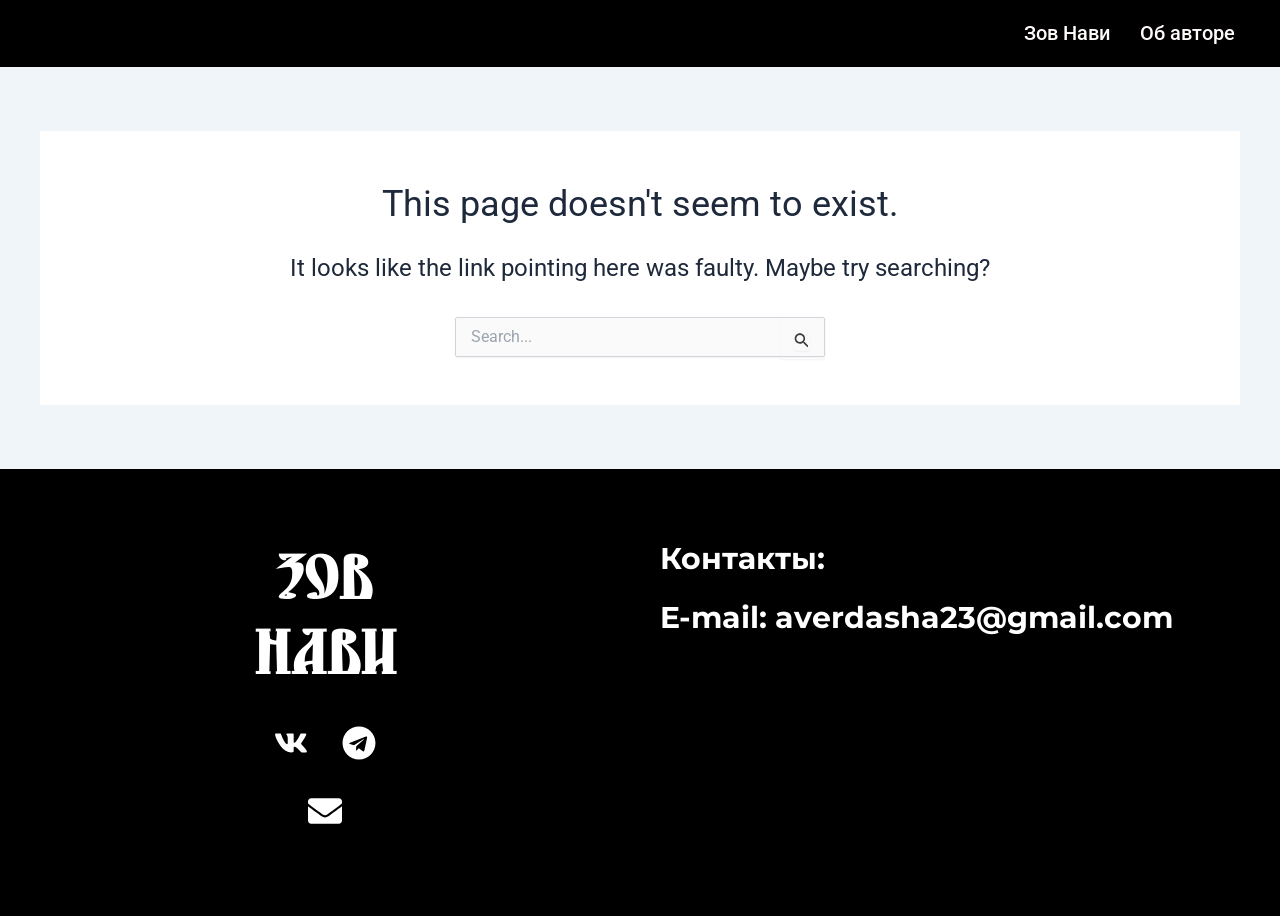
<file: 404/index.html>
<!DOCTYPE html>
<html lang="en-US">
<head>
<meta charset="UTF-8">
<meta name="viewport" content="width=device-width, initial-scale=1">
	<link rel="profile" href="https://gmpg.org/xfn/11"> 
	<title>Page not found &#8211; zov-navi</title>
<meta name="robots" content="max-image-preview:large">
	<style>img:is([sizes="auto" i], [sizes^="auto," i]) { contain-intrinsic-size: 3000px 1500px }</style>
	<link rel="alternate" type="application/rss+xml" title="zov-navi &raquo; Feed" href="https://dms-ddf.github.io/zov-navi/feed/">
<link rel="alternate" type="application/rss+xml" title="zov-navi &raquo; Comments Feed" href="https://dms-ddf.github.io/zov-navi/comments/feed/">
<script>
window._wpemojiSettings = {"baseUrl":"https:\/\/s.w.org\/images\/core\/emoji\/15.0.3\/72x72\/","ext":".png","svgUrl":"https:\/\/s.w.org\/images\/core\/emoji\/15.0.3\/svg\/","svgExt":".svg","source":{"concatemoji":"https:\/\/dms-ddf.github.io\/zov-navi\/wp-includes\/js\/wp-emoji-release.min.js?ver=6.7.2"}};
/*! This file is auto-generated */
!function(i,n){var o,s,e;function c(e){try{var t={supportTests:e,timestamp:(new Date).valueOf()};sessionStorage.setItem(o,JSON.stringify(t))}catch(e){}}function p(e,t,n){e.clearRect(0,0,e.canvas.width,e.canvas.height),e.fillText(t,0,0);var t=new Uint32Array(e.getImageData(0,0,e.canvas.width,e.canvas.height).data),r=(e.clearRect(0,0,e.canvas.width,e.canvas.height),e.fillText(n,0,0),new Uint32Array(e.getImageData(0,0,e.canvas.width,e.canvas.height).data));return t.every(function(e,t){return e===r[t]})}function u(e,t,n){switch(t){case"flag":return n(e,"🏳️‍⚧️","🏳️​⚧️")?!1:!n(e,"🇺🇳","🇺​🇳")&&!n(e,"🏴󠁧󠁢󠁥󠁮󠁧󠁿","🏴​󠁧​󠁢​󠁥​󠁮​󠁧​󠁿");case"emoji":return!n(e,"🐦‍⬛","🐦​⬛")}return!1}function f(e,t,n){var r="undefined"!=typeof WorkerGlobalScope&&self instanceof WorkerGlobalScope?new OffscreenCanvas(300,150):i.createElement("canvas"),a=r.getContext("2d",{willReadFrequently:!0}),o=(a.textBaseline="top",a.font="600 32px Arial",{});return e.forEach(function(e){o[e]=t(a,e,n)}),o}function t(e){var t=i.createElement("script");t.src=e,t.defer=!0,i.head.appendChild(t)}"undefined"!=typeof Promise&&(o="wpEmojiSettingsSupports",s=["flag","emoji"],n.supports={everything:!0,everythingExceptFlag:!0},e=new Promise(function(e){i.addEventListener("DOMContentLoaded",e,{once:!0})}),new Promise(function(t){var n=function(){try{var e=JSON.parse(sessionStorage.getItem(o));if("object"==typeof e&&"number"==typeof e.timestamp&&(new Date).valueOf()<e.timestamp+604800&&"object"==typeof e.supportTests)return e.supportTests}catch(e){}return null}();if(!n){if("undefined"!=typeof Worker&&"undefined"!=typeof OffscreenCanvas&&"undefined"!=typeof URL&&URL.createObjectURL&&"undefined"!=typeof Blob)try{var e="postMessage("+f.toString()+"("+[JSON.stringify(s),u.toString(),p.toString()].join(",")+"));",r=new Blob([e],{type:"text/javascript"}),a=new Worker(URL.createObjectURL(r),{name:"wpTestEmojiSupports"});return void(a.onmessage=function(e){c(n=e.data),a.terminate(),t(n)})}catch(e){}c(n=f(s,u,p))}t(n)}).then(function(e){for(var t in e)n.supports[t]=e[t],n.supports.everything=n.supports.everything&&n.supports[t],"flag"!==t&&(n.supports.everythingExceptFlag=n.supports.everythingExceptFlag&&n.supports[t]);n.supports.everythingExceptFlag=n.supports.everythingExceptFlag&&!n.supports.flag,n.DOMReady=!1,n.readyCallback=function(){n.DOMReady=!0}}).then(function(){return e}).then(function(){var e;n.supports.everything||(n.readyCallback(),(e=n.source||{}).concatemoji?t(e.concatemoji):e.wpemoji&&e.twemoji&&(t(e.twemoji),t(e.wpemoji)))}))}((window,document),window._wpemojiSettings);
</script>
<link rel="stylesheet" id="elementor-frontend-css" href="https://dms-ddf.github.io/zov-navi/wp-content/plugins/elementor/assets/css/frontend.min.css?ver=3.28.3" media="all">
<link rel="stylesheet" id="elementor-post-61-css" href="https://dms-ddf.github.io/zov-navi/wp-content/uploads/elementor/css/post-61.css?ver=1744757533" media="all">
<link rel="stylesheet" id="elementor-post-62-css" href="https://dms-ddf.github.io/zov-navi/wp-content/uploads/elementor/css/post-62.css?ver=1744754978" media="all">
<style id="cf-frontend-style-inline-css">@font-face {
	font-family: 'Uk Antique';
	font-style: normal;
	font-weight: 400;
	src: url('https://dms-ddf.github.io/zov-navi/wp-content/uploads/2025/04/uk-antique-bold.otf') format('OpenType');
}
@font-face {
	font-family: 'Yermak';
	font-style: normal;
	font-weight: 400;
	src: url('https://dms-ddf.github.io/zov-navi/wp-content/uploads/2025/04/ds-yermak_d.ttf') format('truetype');
}
@font-face {
	font-family: 'Fert';
	font-style: normal;
	font-weight: 400;
	src: url('https://dms-ddf.github.io/zov-navi/wp-content/uploads/2025/04/fert.ttf') format('truetype');
}
@font-face {
	font-family: 'Vezitsa';
	font-style: normal;
	font-weight: 400;
	src: url('https://dms-ddf.github.io/zov-navi/wp-content/uploads/2025/04/ofont.ru_Vezitsa.ttf') format('truetype');
}</style>
<link rel="stylesheet" id="astra-theme-css-css" href="https://dms-ddf.github.io/zov-navi/wp-content/themes/astra/assets/css/minified/main.min.css?ver=4.10.0" media="all">
<style id="astra-theme-css-inline-css">:root{--ast-post-nav-space:0;--ast-container-default-xlg-padding:2.5em;--ast-container-default-lg-padding:2.5em;--ast-container-default-slg-padding:2em;--ast-container-default-md-padding:2.5em;--ast-container-default-sm-padding:2.5em;--ast-container-default-xs-padding:2.4em;--ast-container-default-xxs-padding:1.8em;--ast-code-block-background:#ECEFF3;--ast-comment-inputs-background:#F9FAFB;--ast-normal-container-width:1200px;--ast-narrow-container-width:750px;--ast-blog-title-font-weight:600;--ast-blog-meta-weight:600;--ast-global-color-primary:var(--ast-global-color-4);--ast-global-color-secondary:var(--ast-global-color-5);--ast-global-color-alternate-background:var(--ast-global-color-6);--ast-global-color-subtle-background:var(--ast-global-color-7);--ast-bg-style-guide:#F8FAFC;--ast-shadow-style-guide:0px 0px 4px 0 #00000057;--ast-global-dark-bg-style:#fff;--ast-global-dark-lfs:#fbfbfb;--ast-widget-bg-color:#fafafa;--ast-wc-container-head-bg-color:#fbfbfb;--ast-title-layout-bg:#eeeeee;--ast-search-border-color:#e7e7e7;--ast-lifter-hover-bg:#e6e6e6;--ast-gallery-block-color:#000;--srfm-color-input-label:var(--ast-global-color-2);}html{font-size:100%;}a{color:var(--ast-global-color-0);}a:hover,a:focus{color:var(--ast-global-color-1);}body,button,input,select,textarea,.ast-button,.ast-custom-button{font-family:-apple-system,BlinkMacSystemFont,Segoe UI,Roboto,Oxygen-Sans,Ubuntu,Cantarell,Helvetica Neue,sans-serif;font-weight:400;font-size:16px;font-size:1rem;line-height:var(--ast-body-line-height,1.65);}blockquote{color:var(--ast-global-color-3);}h1,.entry-content h1,h2,.entry-content h2,h3,.entry-content h3,h4,.entry-content h4,h5,.entry-content h5,h6,.entry-content h6,.site-title,.site-title a{font-weight:600;}.ast-site-identity .site-title a{color:var(--ast-global-color-2);}.site-title{font-size:26px;font-size:1.625rem;display:block;}.site-header .site-description{font-size:15px;font-size:0.9375rem;display:none;}.entry-title{font-size:20px;font-size:1.25rem;}.ast-blog-single-element.ast-taxonomy-container a{font-size:14px;font-size:0.875rem;}.ast-blog-meta-container{font-size:13px;font-size:0.8125rem;}.archive .ast-article-post .ast-article-inner,.blog .ast-article-post .ast-article-inner,.archive .ast-article-post .ast-article-inner:hover,.blog .ast-article-post .ast-article-inner:hover{border-top-left-radius:6px;border-top-right-radius:6px;border-bottom-right-radius:6px;border-bottom-left-radius:6px;overflow:hidden;}h1,.entry-content h1{font-size:36px;font-size:2.25rem;font-weight:600;line-height:1.4em;}h2,.entry-content h2{font-size:30px;font-size:1.875rem;font-weight:600;line-height:1.3em;}h3,.entry-content h3{font-size:24px;font-size:1.5rem;font-weight:600;line-height:1.3em;}h4,.entry-content h4{font-size:20px;font-size:1.25rem;line-height:1.2em;font-weight:600;}h5,.entry-content h5{font-size:18px;font-size:1.125rem;line-height:1.2em;font-weight:600;}h6,.entry-content h6{font-size:16px;font-size:1rem;line-height:1.25em;font-weight:600;}::selection{background-color:var(--ast-global-color-0);color:#ffffff;}body,h1,.entry-title a,.entry-content h1,h2,.entry-content h2,h3,.entry-content h3,h4,.entry-content h4,h5,.entry-content h5,h6,.entry-content h6{color:var(--ast-global-color-3);}.tagcloud a:hover,.tagcloud a:focus,.tagcloud a.current-item{color:#ffffff;border-color:var(--ast-global-color-0);background-color:var(--ast-global-color-0);}input:focus,input[type="text"]:focus,input[type="email"]:focus,input[type="url"]:focus,input[type="password"]:focus,input[type="reset"]:focus,input[type="search"]:focus,textarea:focus{border-color:var(--ast-global-color-0);}input[type="radio"]:checked,input[type=reset],input[type="checkbox"]:checked,input[type="checkbox"]:hover:checked,input[type="checkbox"]:focus:checked,input[type=range]::-webkit-slider-thumb{border-color:var(--ast-global-color-0);background-color:var(--ast-global-color-0);box-shadow:none;}.site-footer a:hover + .post-count,.site-footer a:focus + .post-count{background:var(--ast-global-color-0);border-color:var(--ast-global-color-0);}.single .nav-links .nav-previous,.single .nav-links .nav-next{color:var(--ast-global-color-0);}.entry-meta,.entry-meta *{line-height:1.45;color:var(--ast-global-color-0);font-weight:600;}.entry-meta a:not(.ast-button):hover,.entry-meta a:not(.ast-button):hover *,.entry-meta a:not(.ast-button):focus,.entry-meta a:not(.ast-button):focus *,.page-links > .page-link,.page-links .page-link:hover,.post-navigation a:hover{color:var(--ast-global-color-1);}#cat option,.secondary .calendar_wrap thead a,.secondary .calendar_wrap thead a:visited{color:var(--ast-global-color-0);}.secondary .calendar_wrap #today,.ast-progress-val span{background:var(--ast-global-color-0);}.secondary a:hover + .post-count,.secondary a:focus + .post-count{background:var(--ast-global-color-0);border-color:var(--ast-global-color-0);}.calendar_wrap #today > a{color:#ffffff;}.page-links .page-link,.single .post-navigation a{color:var(--ast-global-color-3);}.ast-search-menu-icon .search-form button.search-submit{padding:0 4px;}.ast-search-menu-icon form.search-form{padding-right:0;}.ast-search-menu-icon.slide-search input.search-field{width:0;}.ast-header-search .ast-search-menu-icon.ast-dropdown-active .search-form,.ast-header-search .ast-search-menu-icon.ast-dropdown-active .search-field:focus{transition:all 0.2s;}.search-form input.search-field:focus{outline:none;}.ast-search-menu-icon .search-form button.search-submit:focus,.ast-theme-transparent-header .ast-header-search .ast-dropdown-active .ast-icon,.ast-theme-transparent-header .ast-inline-search .search-field:focus .ast-icon{color:var(--ast-global-color-1);}.ast-header-search .slide-search .search-form{border:2px solid var(--ast-global-color-0);}.ast-header-search .slide-search .search-field{background-color:(--ast-global-dark-bg-style);}.ast-archive-title{color:var(--ast-global-color-2);}.widget-title{font-size:22px;font-size:1.375rem;color:var(--ast-global-color-2);}.ast-single-post .entry-content a,.ast-comment-content a:not(.ast-comment-edit-reply-wrap a){text-decoration:underline;}.ast-single-post .elementor-widget-button .elementor-button,.ast-single-post .entry-content .uagb-tab a,.ast-single-post .entry-content .uagb-ifb-cta a,.ast-single-post .entry-content .uabb-module-content a,.ast-single-post .entry-content .uagb-post-grid a,.ast-single-post .entry-content .uagb-timeline a,.ast-single-post .entry-content .uagb-toc__wrap a,.ast-single-post .entry-content .uagb-taxomony-box a,.ast-single-post .entry-content .woocommerce a,.entry-content .wp-block-latest-posts > li > a,.ast-single-post .entry-content .wp-block-file__button,li.ast-post-filter-single,.ast-single-post .ast-comment-content .comment-reply-link,.ast-single-post .ast-comment-content .comment-edit-link{text-decoration:none;}.ast-search-menu-icon.slide-search a:focus-visible:focus-visible,.astra-search-icon:focus-visible,#close:focus-visible,a:focus-visible,.ast-menu-toggle:focus-visible,.site .skip-link:focus-visible,.wp-block-loginout input:focus-visible,.wp-block-search.wp-block-search__button-inside .wp-block-search__inside-wrapper,.ast-header-navigation-arrow:focus-visible,.woocommerce .wc-proceed-to-checkout > .checkout-button:focus-visible,.woocommerce .woocommerce-MyAccount-navigation ul li a:focus-visible,.ast-orders-table__row .ast-orders-table__cell:focus-visible,.woocommerce .woocommerce-order-details .order-again > .button:focus-visible,.woocommerce .woocommerce-message a.button.wc-forward:focus-visible,.woocommerce #minus_qty:focus-visible,.woocommerce #plus_qty:focus-visible,a#ast-apply-coupon:focus-visible,.woocommerce .woocommerce-info a:focus-visible,.woocommerce .astra-shop-summary-wrap a:focus-visible,.woocommerce a.wc-forward:focus-visible,#ast-apply-coupon:focus-visible,.woocommerce-js .woocommerce-mini-cart-item a.remove:focus-visible,#close:focus-visible,.button.search-submit:focus-visible,#search_submit:focus,.normal-search:focus-visible,.ast-header-account-wrap:focus-visible,.woocommerce .ast-on-card-button.ast-quick-view-trigger:focus{outline-style:dotted;outline-color:inherit;outline-width:thin;}input:focus,input[type="text"]:focus,input[type="email"]:focus,input[type="url"]:focus,input[type="password"]:focus,input[type="reset"]:focus,input[type="search"]:focus,input[type="number"]:focus,textarea:focus,.wp-block-search__input:focus,[data-section="section-header-mobile-trigger"] .ast-button-wrap .ast-mobile-menu-trigger-minimal:focus,.ast-mobile-popup-drawer.active .menu-toggle-close:focus,.woocommerce-ordering select.orderby:focus,#ast-scroll-top:focus,#coupon_code:focus,.woocommerce-page #comment:focus,.woocommerce #reviews #respond input#submit:focus,.woocommerce a.add_to_cart_button:focus,.woocommerce .button.single_add_to_cart_button:focus,.woocommerce .woocommerce-cart-form button:focus,.woocommerce .woocommerce-cart-form__cart-item .quantity .qty:focus,.woocommerce .woocommerce-billing-fields .woocommerce-billing-fields__field-wrapper .woocommerce-input-wrapper > .input-text:focus,.woocommerce #order_comments:focus,.woocommerce #place_order:focus,.woocommerce .woocommerce-address-fields .woocommerce-address-fields__field-wrapper .woocommerce-input-wrapper > .input-text:focus,.woocommerce .woocommerce-MyAccount-content form button:focus,.woocommerce .woocommerce-MyAccount-content .woocommerce-EditAccountForm .woocommerce-form-row .woocommerce-Input.input-text:focus,.woocommerce .ast-woocommerce-container .woocommerce-pagination ul.page-numbers li a:focus,body #content .woocommerce form .form-row .select2-container--default .select2-selection--single:focus,#ast-coupon-code:focus,.woocommerce.woocommerce-js .quantity input[type=number]:focus,.woocommerce-js .woocommerce-mini-cart-item .quantity input[type=number]:focus,.woocommerce p#ast-coupon-trigger:focus{border-style:dotted;border-color:inherit;border-width:thin;}input{outline:none;}.ast-logo-title-inline .site-logo-img{padding-right:1em;}body .ast-oembed-container *{position:absolute;top:0;width:100%;height:100%;left:0;}body .wp-block-embed-pocket-casts .ast-oembed-container *{position:unset;}.ast-single-post-featured-section + article {margin-top: 2em;}.site-content .ast-single-post-featured-section img {width: 100%;overflow: hidden;object-fit: cover;}.ast-separate-container .site-content .ast-single-post-featured-section + article {margin-top: -80px;z-index: 9;position: relative;border-radius: 4px;}@media (min-width: 922px) {.ast-no-sidebar .site-content .ast-article-image-container--wide {margin-left: -120px;margin-right: -120px;max-width: unset;width: unset;}.ast-left-sidebar .site-content .ast-article-image-container--wide,.ast-right-sidebar .site-content .ast-article-image-container--wide {margin-left: -10px;margin-right: -10px;}.site-content .ast-article-image-container--full {margin-left: calc( -50vw + 50%);margin-right: calc( -50vw + 50%);max-width: 100vw;width: 100vw;}.ast-left-sidebar .site-content .ast-article-image-container--full,.ast-right-sidebar .site-content .ast-article-image-container--full {margin-left: -10px;margin-right: -10px;max-width: inherit;width: auto;}}.site > .ast-single-related-posts-container {margin-top: 0;}@media (min-width: 922px) {.ast-desktop .ast-container--narrow {max-width: var(--ast-narrow-container-width);margin: 0 auto;}}input[type="text"],input[type="number"],input[type="email"],input[type="url"],input[type="password"],input[type="search"],input[type=reset],input[type=tel],input[type=date],select,textarea{font-size:16px;font-style:normal;font-weight:400;line-height:24px;width:100%;padding:12px 16px;border-radius:4px;box-shadow:0px 1px 2px 0px rgba(0,0,0,0.05);color:var(--ast-form-input-text,#475569);}input[type="text"],input[type="number"],input[type="email"],input[type="url"],input[type="password"],input[type="search"],input[type=reset],input[type=tel],input[type=date],select{height:40px;}input[type="date"]{border-width:1px;border-style:solid;border-color:var(--ast-border-color);background:var( --ast-global-color-secondary,--ast-global-color-5 );}input[type="text"]:focus,input[type="number"]:focus,input[type="email"]:focus,input[type="url"]:focus,input[type="password"]:focus,input[type="search"]:focus,input[type=reset]:focus,input[type="tel"]:focus,input[type="date"]:focus,select:focus,textarea:focus{border-color:#046BD2;box-shadow:none;outline:none;color:var(--ast-form-input-focus-text,#475569);}label,legend{color:#111827;font-size:14px;font-style:normal;font-weight:500;line-height:20px;}select{padding:6px 10px;}fieldset{padding:30px;border-radius:4px;}button,.ast-button,.button,input[type="button"],input[type="reset"],input[type="submit"]{border-radius:4px;box-shadow:0px 1px 2px 0px rgba(0,0,0,0.05);}:root{--ast-comment-inputs-background:#FFF;}::placeholder{color:var(--ast-form-field-color,#9CA3AF);}::-ms-input-placeholder{color:var(--ast-form-field-color,#9CA3AF);}@media (max-width:921.9px){#ast-desktop-header{display:none;}}@media (min-width:922px){#ast-mobile-header{display:none;}}.wp-block-buttons.aligncenter{justify-content:center;}.wp-block-button.is-style-outline .wp-block-button__link{border-color:var(--ast-global-color-0);}div.wp-block-button.is-style-outline > .wp-block-button__link:not(.has-text-color),div.wp-block-button.wp-block-button__link.is-style-outline:not(.has-text-color){color:var(--ast-global-color-0);}.wp-block-button.is-style-outline .wp-block-button__link:hover,.wp-block-buttons .wp-block-button.is-style-outline .wp-block-button__link:focus,.wp-block-buttons .wp-block-button.is-style-outline > .wp-block-button__link:not(.has-text-color):hover,.wp-block-buttons .wp-block-button.wp-block-button__link.is-style-outline:not(.has-text-color):hover{color:#ffffff;background-color:var(--ast-global-color-1);border-color:var(--ast-global-color-1);}.post-page-numbers.current .page-link,.ast-pagination .page-numbers.current{color:#ffffff;border-color:var(--ast-global-color-0);background-color:var(--ast-global-color-0);}.wp-block-buttons .wp-block-button.is-style-outline .wp-block-button__link.wp-element-button,.ast-outline-button,.wp-block-uagb-buttons-child .uagb-buttons-repeater.ast-outline-button{border-color:var(--ast-global-color-0);border-top-width:2px;border-right-width:2px;border-bottom-width:2px;border-left-width:2px;font-family:inherit;font-weight:500;font-size:16px;font-size:1rem;line-height:1em;padding-top:13px;padding-right:30px;padding-bottom:13px;padding-left:30px;}.wp-block-buttons .wp-block-button.is-style-outline > .wp-block-button__link:not(.has-text-color),.wp-block-buttons .wp-block-button.wp-block-button__link.is-style-outline:not(.has-text-color),.ast-outline-button{color:var(--ast-global-color-0);}.wp-block-button.is-style-outline .wp-block-button__link:hover,.wp-block-buttons .wp-block-button.is-style-outline .wp-block-button__link:focus,.wp-block-buttons .wp-block-button.is-style-outline > .wp-block-button__link:not(.has-text-color):hover,.wp-block-buttons .wp-block-button.wp-block-button__link.is-style-outline:not(.has-text-color):hover,.ast-outline-button:hover,.ast-outline-button:focus,.wp-block-uagb-buttons-child .uagb-buttons-repeater.ast-outline-button:hover,.wp-block-uagb-buttons-child .uagb-buttons-repeater.ast-outline-button:focus{color:#ffffff;background-color:var(--ast-global-color-1);border-color:var(--ast-global-color-1);}.ast-single-post .entry-content a.ast-outline-button,.ast-single-post .entry-content .is-style-outline>.wp-block-button__link{text-decoration:none;}.wp-block-button .wp-block-button__link.wp-element-button.is-style-outline:not(.has-background),.wp-block-button.is-style-outline>.wp-block-button__link.wp-element-button:not(.has-background),.ast-outline-button{background-color:transparent;}.uagb-buttons-repeater.ast-outline-button{border-radius:9999px;}@media (max-width:921px){.wp-block-buttons .wp-block-button.is-style-outline .wp-block-button__link.wp-element-button,.ast-outline-button,.wp-block-uagb-buttons-child .uagb-buttons-repeater.ast-outline-button{padding-top:12px;padding-right:28px;padding-bottom:12px;padding-left:28px;}}@media (max-width:544px){.wp-block-buttons .wp-block-button.is-style-outline .wp-block-button__link.wp-element-button,.ast-outline-button,.wp-block-uagb-buttons-child .uagb-buttons-repeater.ast-outline-button{padding-top:10px;padding-right:24px;padding-bottom:10px;padding-left:24px;}}.entry-content[data-ast-blocks-layout] > figure{margin-bottom:1em;}h1.widget-title{font-weight:600;}h2.widget-title{font-weight:600;}h3.widget-title{font-weight:600;}#page{display:flex;flex-direction:column;min-height:100vh;}.ast-404-layout-1 h1.page-title{color:var(--ast-global-color-2);}.single .post-navigation a{line-height:1em;height:inherit;}.error-404 .page-sub-title{font-size:1.5rem;font-weight:inherit;}.search .site-content .content-area .search-form{margin-bottom:0;}#page .site-content{flex-grow:1;}.widget{margin-bottom:1.25em;}#secondary li{line-height:1.5em;}#secondary .wp-block-group h2{margin-bottom:0.7em;}#secondary h2{font-size:1.7rem;}.ast-separate-container .ast-article-post,.ast-separate-container .ast-article-single,.ast-separate-container .comment-respond{padding:3em;}.ast-separate-container .ast-article-single .ast-article-single{padding:0;}.ast-article-single .wp-block-post-template-is-layout-grid{padding-left:0;}.ast-separate-container .comments-title,.ast-narrow-container .comments-title{padding:1.5em 2em;}.ast-page-builder-template .comment-form-textarea,.ast-comment-formwrap .ast-grid-common-col{padding:0;}.ast-comment-formwrap{padding:0;display:inline-flex;column-gap:20px;width:100%;margin-left:0;margin-right:0;}.comments-area textarea#comment:focus,.comments-area textarea#comment:active,.comments-area .ast-comment-formwrap input[type="text"]:focus,.comments-area .ast-comment-formwrap input[type="text"]:active {box-shadow:none;outline:none;}.archive.ast-page-builder-template .entry-header{margin-top:2em;}.ast-page-builder-template .ast-comment-formwrap{width:100%;}.entry-title{margin-bottom:0.6em;}.ast-archive-description p{font-size:inherit;font-weight:inherit;line-height:inherit;}.ast-separate-container .ast-comment-list li.depth-1,.hentry{margin-bottom:1.5em;}.site-content section.ast-archive-description{margin-bottom:2em;}@media (min-width:921px){.ast-left-sidebar.ast-page-builder-template #secondary,.archive.ast-right-sidebar.ast-page-builder-template .site-main{padding-left:20px;padding-right:20px;}}@media (max-width:544px){.ast-comment-formwrap.ast-row{column-gap:10px;display:inline-block;}#ast-commentform .ast-grid-common-col{position:relative;width:100%;}}@media (min-width:1201px){.ast-separate-container .ast-article-post,.ast-separate-container .ast-article-single,.ast-separate-container .ast-author-box,.ast-separate-container .ast-404-layout-1,.ast-separate-container .no-results{padding:3em;}}@media (max-width:921px){.ast-separate-container #primary,.ast-separate-container #secondary{padding:1.5em 0;}#primary,#secondary{padding:1.5em 0;margin:0;}.ast-left-sidebar #content > .ast-container{display:flex;flex-direction:column-reverse;width:100%;}}@media (min-width:922px){.ast-separate-container.ast-right-sidebar #primary,.ast-separate-container.ast-left-sidebar #primary{border:0;}.search-no-results.ast-separate-container #primary{margin-bottom:4em;}}.ast-404-layout-1 .ast-404-text{font-size:200px;font-size:12.5rem;}@media (min-width:922px){.error404.ast-separate-container #primary{margin-bottom:4em;}}@media (max-width:920px){.ast-404-layout-1 .ast-404-text{font-size:100px;font-size:6.25rem;}}.wp-block-button .wp-block-button__link{color:#ffffff;}.wp-block-button .wp-block-button__link:hover,.wp-block-button .wp-block-button__link:focus{color:#ffffff;background-color:var(--ast-global-color-1);border-color:var(--ast-global-color-1);}.elementor-widget-heading h1.elementor-heading-title{line-height:1.4em;}.elementor-widget-heading h2.elementor-heading-title{line-height:1.3em;}.elementor-widget-heading h3.elementor-heading-title{line-height:1.3em;}.elementor-widget-heading h4.elementor-heading-title{line-height:1.2em;}.elementor-widget-heading h5.elementor-heading-title{line-height:1.2em;}.elementor-widget-heading h6.elementor-heading-title{line-height:1.25em;}.wp-block-button .wp-block-button__link,.wp-block-search .wp-block-search__button,body .wp-block-file .wp-block-file__button{border-color:var(--ast-global-color-0);background-color:var(--ast-global-color-0);color:#ffffff;font-family:inherit;font-weight:500;line-height:1em;font-size:16px;font-size:1rem;padding-top:15px;padding-right:30px;padding-bottom:15px;padding-left:30px;}.ast-single-post .entry-content .wp-block-button .wp-block-button__link,.ast-single-post .entry-content .wp-block-search .wp-block-search__button,body .entry-content .wp-block-file .wp-block-file__button{text-decoration:none;}@media (max-width:921px){.wp-block-button .wp-block-button__link,.wp-block-search .wp-block-search__button,body .wp-block-file .wp-block-file__button{padding-top:14px;padding-right:28px;padding-bottom:14px;padding-left:28px;}}@media (max-width:544px){.wp-block-button .wp-block-button__link,.wp-block-search .wp-block-search__button,body .wp-block-file .wp-block-file__button{padding-top:12px;padding-right:24px;padding-bottom:12px;padding-left:24px;}}.menu-toggle,button,.ast-button,.ast-custom-button,.button,input#submit,input[type="button"],input[type="submit"],input[type="reset"],#comments .submit,.search .search-submit,form[CLASS*="wp-block-search__"].wp-block-search .wp-block-search__inside-wrapper .wp-block-search__button,body .wp-block-file .wp-block-file__button,.search .search-submit,.woocommerce-js a.button,.woocommerce button.button,.woocommerce .woocommerce-message a.button,.woocommerce #respond input#submit.alt,.woocommerce input.button.alt,.woocommerce input.button,.woocommerce input.button:disabled,.woocommerce input.button:disabled[disabled],.woocommerce input.button:disabled:hover,.woocommerce input.button:disabled[disabled]:hover,.woocommerce #respond input#submit,.woocommerce button.button.alt.disabled,.wc-block-grid__products .wc-block-grid__product .wp-block-button__link,.wc-block-grid__product-onsale,[CLASS*="wc-block"] button,.woocommerce-js .astra-cart-drawer .astra-cart-drawer-content .woocommerce-mini-cart__buttons .button:not(.checkout):not(.ast-continue-shopping),.woocommerce-js .astra-cart-drawer .astra-cart-drawer-content .woocommerce-mini-cart__buttons a.checkout,.woocommerce button.button.alt.disabled.wc-variation-selection-needed,[CLASS*="wc-block"] .wc-block-components-button{border-style:solid;border-top-width:0;border-right-width:0;border-left-width:0;border-bottom-width:0;color:#ffffff;border-color:var(--ast-global-color-0);background-color:var(--ast-global-color-0);padding-top:15px;padding-right:30px;padding-bottom:15px;padding-left:30px;font-family:inherit;font-weight:500;font-size:16px;font-size:1rem;line-height:1em;}button:focus,.menu-toggle:hover,button:hover,.ast-button:hover,.ast-custom-button:hover .button:hover,.ast-custom-button:hover ,input[type=reset]:hover,input[type=reset]:focus,input#submit:hover,input#submit:focus,input[type="button"]:hover,input[type="button"]:focus,input[type="submit"]:hover,input[type="submit"]:focus,form[CLASS*="wp-block-search__"].wp-block-search .wp-block-search__inside-wrapper .wp-block-search__button:hover,form[CLASS*="wp-block-search__"].wp-block-search .wp-block-search__inside-wrapper .wp-block-search__button:focus,body .wp-block-file .wp-block-file__button:hover,body .wp-block-file .wp-block-file__button:focus,.woocommerce-js a.button:hover,.woocommerce button.button:hover,.woocommerce .woocommerce-message a.button:hover,.woocommerce #respond input#submit:hover,.woocommerce #respond input#submit.alt:hover,.woocommerce input.button.alt:hover,.woocommerce input.button:hover,.woocommerce button.button.alt.disabled:hover,.wc-block-grid__products .wc-block-grid__product .wp-block-button__link:hover,[CLASS*="wc-block"] button:hover,.woocommerce-js .astra-cart-drawer .astra-cart-drawer-content .woocommerce-mini-cart__buttons .button:not(.checkout):not(.ast-continue-shopping):hover,.woocommerce-js .astra-cart-drawer .astra-cart-drawer-content .woocommerce-mini-cart__buttons a.checkout:hover,.woocommerce button.button.alt.disabled.wc-variation-selection-needed:hover,[CLASS*="wc-block"] .wc-block-components-button:hover,[CLASS*="wc-block"] .wc-block-components-button:focus{color:#ffffff;background-color:var(--ast-global-color-1);border-color:var(--ast-global-color-1);}form[CLASS*="wp-block-search__"].wp-block-search .wp-block-search__inside-wrapper .wp-block-search__button.has-icon{padding-top:calc(15px - 3px);padding-right:calc(30px - 3px);padding-bottom:calc(15px - 3px);padding-left:calc(30px - 3px);}@media (max-width:921px){.menu-toggle,button,.ast-button,.ast-custom-button,.button,input#submit,input[type="button"],input[type="submit"],input[type="reset"],#comments .submit,.search .search-submit,form[CLASS*="wp-block-search__"].wp-block-search .wp-block-search__inside-wrapper .wp-block-search__button,body .wp-block-file .wp-block-file__button,.search .search-submit,.woocommerce-js a.button,.woocommerce button.button,.woocommerce .woocommerce-message a.button,.woocommerce #respond input#submit.alt,.woocommerce input.button.alt,.woocommerce input.button,.woocommerce input.button:disabled,.woocommerce input.button:disabled[disabled],.woocommerce input.button:disabled:hover,.woocommerce input.button:disabled[disabled]:hover,.woocommerce #respond input#submit,.woocommerce button.button.alt.disabled,.wc-block-grid__products .wc-block-grid__product .wp-block-button__link,.wc-block-grid__product-onsale,[CLASS*="wc-block"] button,.woocommerce-js .astra-cart-drawer .astra-cart-drawer-content .woocommerce-mini-cart__buttons .button:not(.checkout):not(.ast-continue-shopping),.woocommerce-js .astra-cart-drawer .astra-cart-drawer-content .woocommerce-mini-cart__buttons a.checkout,.woocommerce button.button.alt.disabled.wc-variation-selection-needed,[CLASS*="wc-block"] .wc-block-components-button{padding-top:14px;padding-right:28px;padding-bottom:14px;padding-left:28px;}}@media (max-width:544px){.menu-toggle,button,.ast-button,.ast-custom-button,.button,input#submit,input[type="button"],input[type="submit"],input[type="reset"],#comments .submit,.search .search-submit,form[CLASS*="wp-block-search__"].wp-block-search .wp-block-search__inside-wrapper .wp-block-search__button,body .wp-block-file .wp-block-file__button,.search .search-submit,.woocommerce-js a.button,.woocommerce button.button,.woocommerce .woocommerce-message a.button,.woocommerce #respond input#submit.alt,.woocommerce input.button.alt,.woocommerce input.button,.woocommerce input.button:disabled,.woocommerce input.button:disabled[disabled],.woocommerce input.button:disabled:hover,.woocommerce input.button:disabled[disabled]:hover,.woocommerce #respond input#submit,.woocommerce button.button.alt.disabled,.wc-block-grid__products .wc-block-grid__product .wp-block-button__link,.wc-block-grid__product-onsale,[CLASS*="wc-block"] button,.woocommerce-js .astra-cart-drawer .astra-cart-drawer-content .woocommerce-mini-cart__buttons .button:not(.checkout):not(.ast-continue-shopping),.woocommerce-js .astra-cart-drawer .astra-cart-drawer-content .woocommerce-mini-cart__buttons a.checkout,.woocommerce button.button.alt.disabled.wc-variation-selection-needed,[CLASS*="wc-block"] .wc-block-components-button{padding-top:12px;padding-right:24px;padding-bottom:12px;padding-left:24px;}}@media (max-width:921px){.ast-mobile-header-stack .main-header-bar .ast-search-menu-icon{display:inline-block;}.ast-header-break-point.ast-header-custom-item-outside .ast-mobile-header-stack .main-header-bar .ast-search-icon{margin:0;}.ast-comment-avatar-wrap img{max-width:2.5em;}.ast-comment-meta{padding:0 1.8888em 1.3333em;}}@media (min-width:544px){.ast-container{max-width:100%;}}@media (max-width:544px){.ast-separate-container .ast-article-post,.ast-separate-container .ast-article-single,.ast-separate-container .comments-title,.ast-separate-container .ast-archive-description{padding:1.5em 1em;}.ast-separate-container #content .ast-container{padding-left:0.54em;padding-right:0.54em;}.ast-separate-container .ast-comment-list .bypostauthor{padding:.5em;}.ast-search-menu-icon.ast-dropdown-active .search-field{width:170px;}} #ast-mobile-header .ast-site-header-cart-li a{pointer-events:none;}.ast-separate-container{background-color:var(--ast-global-color-5);}@media (max-width:921px){.site-title{display:block;}.site-header .site-description{display:none;}h1,.entry-content h1{font-size:30px;font-size:1.875rem;}h2,.entry-content h2{font-size:25px;font-size:1.5625rem;}h3,.entry-content h3{font-size:20px;font-size:1.25rem;}}@media (max-width:544px){.site-title{display:block;}.site-header .site-description{display:none;}h1,.entry-content h1{font-size:30px;font-size:1.875rem;}h2,.entry-content h2{font-size:25px;font-size:1.5625rem;}h3,.entry-content h3{font-size:20px;font-size:1.25rem;}}@media (max-width:921px){html{font-size:91.2%;}}@media (max-width:544px){html{font-size:91.2%;}}@media (min-width:922px){.ast-container{max-width:1240px;}}@media (min-width:922px){.site-content .ast-container{display:flex;}}@media (max-width:921px){.site-content .ast-container{flex-direction:column;}}@media (min-width:922px){.main-header-menu .sub-menu .menu-item.ast-left-align-sub-menu:hover > .sub-menu,.main-header-menu .sub-menu .menu-item.ast-left-align-sub-menu.focus > .sub-menu{margin-left:-0px;}}.entry-content li > p{margin-bottom:0;}.site .comments-area{padding-bottom:2em;margin-top:2em;}.wp-block-file {display: flex;align-items: center;flex-wrap: wrap;justify-content: space-between;}.wp-block-pullquote {border: none;}.wp-block-pullquote blockquote::before {content: "\201D";font-family: "Helvetica",sans-serif;display: flex;transform: rotate( 180deg );font-size: 6rem;font-style: normal;line-height: 1;font-weight: bold;align-items: center;justify-content: center;}.has-text-align-right > blockquote::before {justify-content: flex-start;}.has-text-align-left > blockquote::before {justify-content: flex-end;}figure.wp-block-pullquote.is-style-solid-color blockquote {max-width: 100%;text-align: inherit;}:root {--wp--custom--ast-default-block-top-padding: 3em;--wp--custom--ast-default-block-right-padding: 3em;--wp--custom--ast-default-block-bottom-padding: 3em;--wp--custom--ast-default-block-left-padding: 3em;--wp--custom--ast-container-width: 1200px;--wp--custom--ast-content-width-size: 1200px;--wp--custom--ast-wide-width-size: calc(1200px + var(--wp--custom--ast-default-block-left-padding) + var(--wp--custom--ast-default-block-right-padding));}.ast-narrow-container {--wp--custom--ast-content-width-size: 750px;--wp--custom--ast-wide-width-size: 750px;}@media(max-width: 921px) {:root {--wp--custom--ast-default-block-top-padding: 3em;--wp--custom--ast-default-block-right-padding: 2em;--wp--custom--ast-default-block-bottom-padding: 3em;--wp--custom--ast-default-block-left-padding: 2em;}}@media(max-width: 544px) {:root {--wp--custom--ast-default-block-top-padding: 3em;--wp--custom--ast-default-block-right-padding: 1.5em;--wp--custom--ast-default-block-bottom-padding: 3em;--wp--custom--ast-default-block-left-padding: 1.5em;}}.entry-content > .wp-block-group,.entry-content > .wp-block-cover,.entry-content > .wp-block-columns {padding-top: var(--wp--custom--ast-default-block-top-padding);padding-right: var(--wp--custom--ast-default-block-right-padding);padding-bottom: var(--wp--custom--ast-default-block-bottom-padding);padding-left: var(--wp--custom--ast-default-block-left-padding);}.ast-plain-container.ast-no-sidebar .entry-content > .alignfull,.ast-page-builder-template .ast-no-sidebar .entry-content > .alignfull {margin-left: calc( -50vw + 50%);margin-right: calc( -50vw + 50%);max-width: 100vw;width: 100vw;}.ast-plain-container.ast-no-sidebar .entry-content .alignfull .alignfull,.ast-page-builder-template.ast-no-sidebar .entry-content .alignfull .alignfull,.ast-plain-container.ast-no-sidebar .entry-content .alignfull .alignwide,.ast-page-builder-template.ast-no-sidebar .entry-content .alignfull .alignwide,.ast-plain-container.ast-no-sidebar .entry-content .alignwide .alignfull,.ast-page-builder-template.ast-no-sidebar .entry-content .alignwide .alignfull,.ast-plain-container.ast-no-sidebar .entry-content .alignwide .alignwide,.ast-page-builder-template.ast-no-sidebar .entry-content .alignwide .alignwide,.ast-plain-container.ast-no-sidebar .entry-content .wp-block-column .alignfull,.ast-page-builder-template.ast-no-sidebar .entry-content .wp-block-column .alignfull,.ast-plain-container.ast-no-sidebar .entry-content .wp-block-column .alignwide,.ast-page-builder-template.ast-no-sidebar .entry-content .wp-block-column .alignwide {margin-left: auto;margin-right: auto;width: 100%;}[data-ast-blocks-layout] .wp-block-separator:not(.is-style-dots) {height: 0;}[data-ast-blocks-layout] .wp-block-separator {margin: 20px auto;}[data-ast-blocks-layout] .wp-block-separator:not(.is-style-wide):not(.is-style-dots) {max-width: 100px;}[data-ast-blocks-layout] .wp-block-separator.has-background {padding: 0;}.entry-content[data-ast-blocks-layout] > * {max-width: var(--wp--custom--ast-content-width-size);margin-left: auto;margin-right: auto;}.entry-content[data-ast-blocks-layout] > .alignwide {max-width: var(--wp--custom--ast-wide-width-size);}.entry-content[data-ast-blocks-layout] .alignfull {max-width: none;}.entry-content .wp-block-columns {margin-bottom: 0;}blockquote {margin: 1.5em;border-color: rgba(0,0,0,0.05);}.wp-block-quote:not(.has-text-align-right):not(.has-text-align-center) {border-left: 5px solid rgba(0,0,0,0.05);}.has-text-align-right > blockquote,blockquote.has-text-align-right {border-right: 5px solid rgba(0,0,0,0.05);}.has-text-align-left > blockquote,blockquote.has-text-align-left {border-left: 5px solid rgba(0,0,0,0.05);}.wp-block-site-tagline,.wp-block-latest-posts .read-more {margin-top: 15px;}.wp-block-loginout p label {display: block;}.wp-block-loginout p:not(.login-remember):not(.login-submit) input {width: 100%;}.wp-block-loginout input:focus {border-color: transparent;}.wp-block-loginout input:focus {outline: thin dotted;}.entry-content .wp-block-media-text .wp-block-media-text__content {padding: 0 0 0 8%;}.entry-content .wp-block-media-text.has-media-on-the-right .wp-block-media-text__content {padding: 0 8% 0 0;}.entry-content .wp-block-media-text.has-background .wp-block-media-text__content {padding: 8%;}.entry-content .wp-block-cover:not([class*="background-color"]):not(.has-text-color.has-link-color) .wp-block-cover__inner-container,.entry-content .wp-block-cover:not([class*="background-color"]) .wp-block-cover-image-text,.entry-content .wp-block-cover:not([class*="background-color"]) .wp-block-cover-text,.entry-content .wp-block-cover-image:not([class*="background-color"]) .wp-block-cover__inner-container,.entry-content .wp-block-cover-image:not([class*="background-color"]) .wp-block-cover-image-text,.entry-content .wp-block-cover-image:not([class*="background-color"]) .wp-block-cover-text {color: var(--ast-global-color-primary,var(--ast-global-color-5));}.wp-block-loginout .login-remember input {width: 1.1rem;height: 1.1rem;margin: 0 5px 4px 0;vertical-align: middle;}.wp-block-latest-posts > li > *:first-child,.wp-block-latest-posts:not(.is-grid) > li:first-child {margin-top: 0;}.entry-content > .wp-block-buttons,.entry-content > .wp-block-uagb-buttons {margin-bottom: 1.5em;}.wp-block-search__inside-wrapper .wp-block-search__input {padding: 0 10px;color: var(--ast-global-color-3);background: var(--ast-global-color-primary,var(--ast-global-color-5));border-color: var(--ast-border-color);}.wp-block-latest-posts .read-more {margin-bottom: 1.5em;}.wp-block-search__no-button .wp-block-search__inside-wrapper .wp-block-search__input {padding-top: 5px;padding-bottom: 5px;}.wp-block-latest-posts .wp-block-latest-posts__post-date,.wp-block-latest-posts .wp-block-latest-posts__post-author {font-size: 1rem;}.wp-block-latest-posts > li > *,.wp-block-latest-posts:not(.is-grid) > li {margin-top: 12px;margin-bottom: 12px;}.ast-page-builder-template .entry-content[data-ast-blocks-layout] > *,.ast-page-builder-template .entry-content[data-ast-blocks-layout] > .alignfull:not(.wp-block-group):not(.uagb-is-root-container) > * {max-width: none;}.ast-page-builder-template .entry-content[data-ast-blocks-layout] > .alignwide:not(.uagb-is-root-container) > * {max-width: var(--wp--custom--ast-wide-width-size);}.ast-page-builder-template .entry-content[data-ast-blocks-layout] > .inherit-container-width > *,.ast-page-builder-template .entry-content[data-ast-blocks-layout] > *:not(.wp-block-group):not(.uagb-is-root-container) > *,.entry-content[data-ast-blocks-layout] > .wp-block-cover .wp-block-cover__inner-container {max-width: none ;margin-left: auto;margin-right: auto;}.entry-content[data-ast-blocks-layout] .wp-block-cover:not(.alignleft):not(.alignright) {width: auto;}@media(max-width: 1200px) {.ast-separate-container .entry-content > .alignfull,.ast-separate-container .entry-content[data-ast-blocks-layout] > .alignwide,.ast-plain-container .entry-content[data-ast-blocks-layout] > .alignwide,.ast-plain-container .entry-content .alignfull {margin-left: calc(-1 * min(var(--ast-container-default-xlg-padding),20px)) ;margin-right: calc(-1 * min(var(--ast-container-default-xlg-padding),20px));}}@media(min-width: 1201px) {.ast-separate-container .entry-content > .alignfull {margin-left: calc(-1 * var(--ast-container-default-xlg-padding) );margin-right: calc(-1 * var(--ast-container-default-xlg-padding) );}.ast-separate-container .entry-content[data-ast-blocks-layout] > .alignwide,.ast-plain-container .entry-content[data-ast-blocks-layout] > .alignwide {margin-left: auto;margin-right: auto;}}@media(min-width: 921px) {.ast-separate-container .entry-content .wp-block-group.alignwide:not(.inherit-container-width) > :where(:not(.alignleft):not(.alignright)),.ast-plain-container .entry-content .wp-block-group.alignwide:not(.inherit-container-width) > :where(:not(.alignleft):not(.alignright)) {max-width: calc( var(--wp--custom--ast-content-width-size) + 80px );}.ast-plain-container.ast-right-sidebar .entry-content[data-ast-blocks-layout] .alignfull,.ast-plain-container.ast-left-sidebar .entry-content[data-ast-blocks-layout] .alignfull {margin-left: -60px;margin-right: -60px;}}@media(min-width: 544px) {.entry-content > .alignleft {margin-right: 20px;}.entry-content > .alignright {margin-left: 20px;}}@media (max-width:544px){.wp-block-columns .wp-block-column:not(:last-child){margin-bottom:20px;}.wp-block-latest-posts{margin:0;}}@media( max-width: 600px ) {.entry-content .wp-block-media-text .wp-block-media-text__content,.entry-content .wp-block-media-text.has-media-on-the-right .wp-block-media-text__content {padding: 8% 0 0;}.entry-content .wp-block-media-text.has-background .wp-block-media-text__content {padding: 8%;}}.ast-page-builder-template .entry-header {padding-left: 0;}.ast-narrow-container .site-content .wp-block-uagb-image--align-full .wp-block-uagb-image__figure {max-width: 100%;margin-left: auto;margin-right: auto;}.entry-content ul,.entry-content ol {padding: revert;margin: revert;padding-left: 20px;}:root .has-ast-global-color-0-color{color:var(--ast-global-color-0);}:root .has-ast-global-color-0-background-color{background-color:var(--ast-global-color-0);}:root .wp-block-button .has-ast-global-color-0-color{color:var(--ast-global-color-0);}:root .wp-block-button .has-ast-global-color-0-background-color{background-color:var(--ast-global-color-0);}:root .has-ast-global-color-1-color{color:var(--ast-global-color-1);}:root .has-ast-global-color-1-background-color{background-color:var(--ast-global-color-1);}:root .wp-block-button .has-ast-global-color-1-color{color:var(--ast-global-color-1);}:root .wp-block-button .has-ast-global-color-1-background-color{background-color:var(--ast-global-color-1);}:root .has-ast-global-color-2-color{color:var(--ast-global-color-2);}:root .has-ast-global-color-2-background-color{background-color:var(--ast-global-color-2);}:root .wp-block-button .has-ast-global-color-2-color{color:var(--ast-global-color-2);}:root .wp-block-button .has-ast-global-color-2-background-color{background-color:var(--ast-global-color-2);}:root .has-ast-global-color-3-color{color:var(--ast-global-color-3);}:root .has-ast-global-color-3-background-color{background-color:var(--ast-global-color-3);}:root .wp-block-button .has-ast-global-color-3-color{color:var(--ast-global-color-3);}:root .wp-block-button .has-ast-global-color-3-background-color{background-color:var(--ast-global-color-3);}:root .has-ast-global-color-4-color{color:var(--ast-global-color-4);}:root .has-ast-global-color-4-background-color{background-color:var(--ast-global-color-4);}:root .wp-block-button .has-ast-global-color-4-color{color:var(--ast-global-color-4);}:root .wp-block-button .has-ast-global-color-4-background-color{background-color:var(--ast-global-color-4);}:root .has-ast-global-color-5-color{color:var(--ast-global-color-5);}:root .has-ast-global-color-5-background-color{background-color:var(--ast-global-color-5);}:root .wp-block-button .has-ast-global-color-5-color{color:var(--ast-global-color-5);}:root .wp-block-button .has-ast-global-color-5-background-color{background-color:var(--ast-global-color-5);}:root .has-ast-global-color-6-color{color:var(--ast-global-color-6);}:root .has-ast-global-color-6-background-color{background-color:var(--ast-global-color-6);}:root .wp-block-button .has-ast-global-color-6-color{color:var(--ast-global-color-6);}:root .wp-block-button .has-ast-global-color-6-background-color{background-color:var(--ast-global-color-6);}:root .has-ast-global-color-7-color{color:var(--ast-global-color-7);}:root .has-ast-global-color-7-background-color{background-color:var(--ast-global-color-7);}:root .wp-block-button .has-ast-global-color-7-color{color:var(--ast-global-color-7);}:root .wp-block-button .has-ast-global-color-7-background-color{background-color:var(--ast-global-color-7);}:root .has-ast-global-color-8-color{color:var(--ast-global-color-8);}:root .has-ast-global-color-8-background-color{background-color:var(--ast-global-color-8);}:root .wp-block-button .has-ast-global-color-8-color{color:var(--ast-global-color-8);}:root .wp-block-button .has-ast-global-color-8-background-color{background-color:var(--ast-global-color-8);}:root{--ast-global-color-0:#046bd2;--ast-global-color-1:#045cb4;--ast-global-color-2:#1e293b;--ast-global-color-3:#334155;--ast-global-color-4:#FFFFFF;--ast-global-color-5:#F0F5FA;--ast-global-color-6:#111111;--ast-global-color-7:#D1D5DB;--ast-global-color-8:#111111;}:root {--ast-border-color : var(--ast-global-color-7);}.ast-breadcrumbs .trail-browse,.ast-breadcrumbs .trail-items,.ast-breadcrumbs .trail-items li{display:inline-block;margin:0;padding:0;border:none;background:inherit;text-indent:0;text-decoration:none;}.ast-breadcrumbs .trail-browse{font-size:inherit;font-style:inherit;font-weight:inherit;color:inherit;}.ast-breadcrumbs .trail-items{list-style:none;}.trail-items li::after{padding:0 0.3em;content:"\00bb";}.trail-items li:last-of-type::after{display:none;}h1,.entry-content h1,h2,.entry-content h2,h3,.entry-content h3,h4,.entry-content h4,h5,.entry-content h5,h6,.entry-content h6{color:var(--ast-global-color-2);}.entry-title a{color:var(--ast-global-color-2);}@media (max-width:921px){.ast-builder-grid-row-container.ast-builder-grid-row-tablet-3-firstrow .ast-builder-grid-row > *:first-child,.ast-builder-grid-row-container.ast-builder-grid-row-tablet-3-lastrow .ast-builder-grid-row > *:last-child{grid-column:1 / -1;}}@media (max-width:544px){.ast-builder-grid-row-container.ast-builder-grid-row-mobile-3-firstrow .ast-builder-grid-row > *:first-child,.ast-builder-grid-row-container.ast-builder-grid-row-mobile-3-lastrow .ast-builder-grid-row > *:last-child{grid-column:1 / -1;}}.ast-builder-layout-element[data-section="title_tagline"]{display:flex;}@media (max-width:921px){.ast-header-break-point .ast-builder-layout-element[data-section="title_tagline"]{display:flex;}}@media (max-width:544px){.ast-header-break-point .ast-builder-layout-element[data-section="title_tagline"]{display:flex;}}.ast-builder-menu-1{font-family:inherit;font-weight:inherit;}.ast-builder-menu-1 .menu-item > .menu-link{color:var(--ast-global-color-3);}.ast-builder-menu-1 .menu-item > .ast-menu-toggle{color:var(--ast-global-color-3);}.ast-builder-menu-1 .menu-item:hover > .menu-link,.ast-builder-menu-1 .inline-on-mobile .menu-item:hover > .ast-menu-toggle{color:var(--ast-global-color-1);}.ast-builder-menu-1 .menu-item:hover > .ast-menu-toggle{color:var(--ast-global-color-1);}.ast-builder-menu-1 .menu-item.current-menu-item > .menu-link,.ast-builder-menu-1 .inline-on-mobile .menu-item.current-menu-item > .ast-menu-toggle,.ast-builder-menu-1 .current-menu-ancestor > .menu-link{color:var(--ast-global-color-1);}.ast-builder-menu-1 .menu-item.current-menu-item > .ast-menu-toggle{color:var(--ast-global-color-1);}.ast-builder-menu-1 .sub-menu,.ast-builder-menu-1 .inline-on-mobile .sub-menu{border-top-width:2px;border-bottom-width:0px;border-right-width:0px;border-left-width:0px;border-color:var(--ast-global-color-0);border-style:solid;}.ast-builder-menu-1 .sub-menu .sub-menu{top:-2px;}.ast-builder-menu-1 .main-header-menu > .menu-item > .sub-menu,.ast-builder-menu-1 .main-header-menu > .menu-item > .astra-full-megamenu-wrapper{margin-top:0px;}.ast-desktop .ast-builder-menu-1 .main-header-menu > .menu-item > .sub-menu:before,.ast-desktop .ast-builder-menu-1 .main-header-menu > .menu-item > .astra-full-megamenu-wrapper:before{height:calc( 0px + 2px + 5px );}.ast-desktop .ast-builder-menu-1 .menu-item .sub-menu .menu-link{border-style:none;}@media (max-width:921px){.ast-header-break-point .ast-builder-menu-1 .menu-item.menu-item-has-children > .ast-menu-toggle{top:0;}.ast-builder-menu-1 .inline-on-mobile .menu-item.menu-item-has-children > .ast-menu-toggle{right:-15px;}.ast-builder-menu-1 .menu-item-has-children > .menu-link:after{content:unset;}.ast-builder-menu-1 .main-header-menu > .menu-item > .sub-menu,.ast-builder-menu-1 .main-header-menu > .menu-item > .astra-full-megamenu-wrapper{margin-top:0;}}@media (max-width:544px){.ast-header-break-point .ast-builder-menu-1 .menu-item.menu-item-has-children > .ast-menu-toggle{top:0;}.ast-builder-menu-1 .main-header-menu > .menu-item > .sub-menu,.ast-builder-menu-1 .main-header-menu > .menu-item > .astra-full-megamenu-wrapper{margin-top:0;}}.ast-builder-menu-1{display:flex;}@media (max-width:921px){.ast-header-break-point .ast-builder-menu-1{display:flex;}}@media (max-width:544px){.ast-header-break-point .ast-builder-menu-1{display:flex;}}.site-below-footer-wrap{padding-top:20px;padding-bottom:20px;}.site-below-footer-wrap[data-section="section-below-footer-builder"]{background-color:var(--ast-global-color-4 );background-image:none;min-height:60px;border-style:solid;border-width:0px;border-top-width:1px;border-top-color:var( --ast-global-color-subtle-background,--ast-global-color-7 );}.site-below-footer-wrap[data-section="section-below-footer-builder"] .ast-builder-grid-row{max-width:1200px;min-height:60px;margin-left:auto;margin-right:auto;}.site-below-footer-wrap[data-section="section-below-footer-builder"] .ast-builder-grid-row,.site-below-footer-wrap[data-section="section-below-footer-builder"] .site-footer-section{align-items:center;}.site-below-footer-wrap[data-section="section-below-footer-builder"].ast-footer-row-inline .site-footer-section{display:flex;margin-bottom:0;}.ast-builder-grid-row-full .ast-builder-grid-row{grid-template-columns:1fr;}@media (max-width:921px){.site-below-footer-wrap[data-section="section-below-footer-builder"].ast-footer-row-tablet-inline .site-footer-section{display:flex;margin-bottom:0;}.site-below-footer-wrap[data-section="section-below-footer-builder"].ast-footer-row-tablet-stack .site-footer-section{display:block;margin-bottom:10px;}.ast-builder-grid-row-container.ast-builder-grid-row-tablet-full .ast-builder-grid-row{grid-template-columns:1fr;}}@media (max-width:544px){.site-below-footer-wrap[data-section="section-below-footer-builder"].ast-footer-row-mobile-inline .site-footer-section{display:flex;margin-bottom:0;}.site-below-footer-wrap[data-section="section-below-footer-builder"].ast-footer-row-mobile-stack .site-footer-section{display:block;margin-bottom:10px;}.ast-builder-grid-row-container.ast-builder-grid-row-mobile-full .ast-builder-grid-row{grid-template-columns:1fr;}}.site-below-footer-wrap[data-section="section-below-footer-builder"]{display:none;}@media (max-width:921px){.ast-header-break-point .site-below-footer-wrap[data-section="section-below-footer-builder"]{display:none;}}@media (max-width:544px){.ast-header-break-point .site-below-footer-wrap[data-section="section-below-footer-builder"]{display:none;}}.ast-footer-copyright{text-align:center;}.ast-footer-copyright {color:var(--ast-global-color-3);}@media (max-width:921px){.ast-footer-copyright{text-align:center;}}@media (max-width:544px){.ast-footer-copyright{text-align:center;}}.ast-footer-copyright {font-size:16px;font-size:1rem;}.ast-footer-copyright.ast-builder-layout-element{display:flex;}@media (max-width:921px){.ast-header-break-point .ast-footer-copyright.ast-builder-layout-element{display:flex;}}@media (max-width:544px){.ast-header-break-point .ast-footer-copyright.ast-builder-layout-element{display:flex;}}.footer-widget-area.widget-area.site-footer-focus-item{width:auto;}.ast-footer-row-inline .footer-widget-area.widget-area.site-footer-focus-item{width:100%;}.elementor-posts-container [CLASS*="ast-width-"]{width:100%;}.elementor-template-full-width .ast-container{display:block;}.elementor-screen-only,.screen-reader-text,.screen-reader-text span,.ui-helper-hidden-accessible{top:0 !important;}@media (max-width:544px){.elementor-element .elementor-wc-products .woocommerce[class*="columns-"] ul.products li.product{width:auto;margin:0;}.elementor-element .woocommerce .woocommerce-result-count{float:none;}}.ast-header-break-point .main-header-bar{border-bottom-width:1px;}@media (min-width:922px){.main-header-bar{border-bottom-width:1px;}}.main-header-menu .menu-item, #astra-footer-menu .menu-item, .main-header-bar .ast-masthead-custom-menu-items{-js-display:flex;display:flex;-webkit-box-pack:center;-webkit-justify-content:center;-moz-box-pack:center;-ms-flex-pack:center;justify-content:center;-webkit-box-orient:vertical;-webkit-box-direction:normal;-webkit-flex-direction:column;-moz-box-orient:vertical;-moz-box-direction:normal;-ms-flex-direction:column;flex-direction:column;}.main-header-menu > .menu-item > .menu-link, #astra-footer-menu > .menu-item > .menu-link{height:100%;-webkit-box-align:center;-webkit-align-items:center;-moz-box-align:center;-ms-flex-align:center;align-items:center;-js-display:flex;display:flex;}.ast-header-break-point .main-navigation ul .menu-item .menu-link .icon-arrow:first-of-type svg{top:.2em;margin-top:0px;margin-left:0px;width:.65em;transform:translate(0, -2px) rotateZ(270deg);}.ast-mobile-popup-content .ast-submenu-expanded > .ast-menu-toggle{transform:rotateX(180deg);overflow-y:auto;}@media (min-width:922px){.ast-builder-menu .main-navigation > ul > li:last-child a{margin-right:0;}}.ast-separate-container .ast-article-inner{background-color:var(--ast-global-color-4);}@media (max-width:921px){.ast-separate-container .ast-article-inner{background-color:var(--ast-global-color-4);}}@media (max-width:544px){.ast-separate-container .ast-article-inner{background-color:var(--ast-global-color-4);}}.ast-separate-container .ast-article-single:not(.ast-related-post), .woocommerce.ast-separate-container .ast-woocommerce-container, .ast-separate-container .error-404, .ast-separate-container .no-results, .single.ast-separate-container .site-main .ast-author-meta, .ast-separate-container .related-posts-title-wrapper,.ast-separate-container .comments-count-wrapper, .ast-box-layout.ast-plain-container .site-content,.ast-padded-layout.ast-plain-container .site-content, .ast-separate-container .ast-archive-description, .ast-separate-container .comments-area{background-color:var(--ast-global-color-4);}@media (max-width:921px){.ast-separate-container .ast-article-single:not(.ast-related-post), .woocommerce.ast-separate-container .ast-woocommerce-container, .ast-separate-container .error-404, .ast-separate-container .no-results, .single.ast-separate-container .site-main .ast-author-meta, .ast-separate-container .related-posts-title-wrapper,.ast-separate-container .comments-count-wrapper, .ast-box-layout.ast-plain-container .site-content,.ast-padded-layout.ast-plain-container .site-content, .ast-separate-container .ast-archive-description{background-color:var(--ast-global-color-4);}}@media (max-width:544px){.ast-separate-container .ast-article-single:not(.ast-related-post), .woocommerce.ast-separate-container .ast-woocommerce-container, .ast-separate-container .error-404, .ast-separate-container .no-results, .single.ast-separate-container .site-main .ast-author-meta, .ast-separate-container .related-posts-title-wrapper,.ast-separate-container .comments-count-wrapper, .ast-box-layout.ast-plain-container .site-content,.ast-padded-layout.ast-plain-container .site-content, .ast-separate-container .ast-archive-description{background-color:var(--ast-global-color-4);}}.ast-separate-container.ast-two-container #secondary .widget{background-color:var(--ast-global-color-4);}@media (max-width:921px){.ast-separate-container.ast-two-container #secondary .widget{background-color:var(--ast-global-color-4);}}@media (max-width:544px){.ast-separate-container.ast-two-container #secondary .widget{background-color:var(--ast-global-color-4);}}.ast-plain-container, .ast-page-builder-template{background-color:var(--ast-global-color-4);}@media (max-width:921px){.ast-plain-container, .ast-page-builder-template{background-color:var(--ast-global-color-4);}}@media (max-width:544px){.ast-plain-container, .ast-page-builder-template{background-color:var(--ast-global-color-4);}}
		#ast-scroll-top {
			display: none;
			position: fixed;
			text-align: center;
			cursor: pointer;
			z-index: 99;
			width: 2.1em;
			height: 2.1em;
			line-height: 2.1;
			color: #ffffff;
			border-radius: 2px;
			content: "";
			outline: inherit;
		}
		@media (min-width: 769px) {
			#ast-scroll-top {
				content: "769";
			}
		}
		#ast-scroll-top .ast-icon.icon-arrow svg {
			margin-left: 0px;
			vertical-align: middle;
			transform: translate(0, -20%) rotate(180deg);
			width: 1.6em;
		}
		.ast-scroll-to-top-right {
			right: 30px;
			bottom: 30px;
		}
		.ast-scroll-to-top-left {
			left: 30px;
			bottom: 30px;
		}
	#ast-scroll-top{background-color:var(--ast-global-color-0);font-size:15px;}@media (max-width:921px){#ast-scroll-top .ast-icon.icon-arrow svg{width:1em;}}.ast-mobile-header-content > *,.ast-desktop-header-content > * {padding: 10px 0;height: auto;}.ast-mobile-header-content > *:first-child,.ast-desktop-header-content > *:first-child {padding-top: 10px;}.ast-mobile-header-content > .ast-builder-menu,.ast-desktop-header-content > .ast-builder-menu {padding-top: 0;}.ast-mobile-header-content > *:last-child,.ast-desktop-header-content > *:last-child {padding-bottom: 0;}.ast-mobile-header-content .ast-search-menu-icon.ast-inline-search label,.ast-desktop-header-content .ast-search-menu-icon.ast-inline-search label {width: 100%;}.ast-desktop-header-content .main-header-bar-navigation .ast-submenu-expanded > .ast-menu-toggle::before {transform: rotateX(180deg);}#ast-desktop-header .ast-desktop-header-content,.ast-mobile-header-content .ast-search-icon,.ast-desktop-header-content .ast-search-icon,.ast-mobile-header-wrap .ast-mobile-header-content,.ast-main-header-nav-open.ast-popup-nav-open .ast-mobile-header-wrap .ast-mobile-header-content,.ast-main-header-nav-open.ast-popup-nav-open .ast-desktop-header-content {display: none;}.ast-main-header-nav-open.ast-header-break-point #ast-desktop-header .ast-desktop-header-content,.ast-main-header-nav-open.ast-header-break-point .ast-mobile-header-wrap .ast-mobile-header-content {display: block;}.ast-desktop .ast-desktop-header-content .astra-menu-animation-slide-up > .menu-item > .sub-menu,.ast-desktop .ast-desktop-header-content .astra-menu-animation-slide-up > .menu-item .menu-item > .sub-menu,.ast-desktop .ast-desktop-header-content .astra-menu-animation-slide-down > .menu-item > .sub-menu,.ast-desktop .ast-desktop-header-content .astra-menu-animation-slide-down > .menu-item .menu-item > .sub-menu,.ast-desktop .ast-desktop-header-content .astra-menu-animation-fade > .menu-item > .sub-menu,.ast-desktop .ast-desktop-header-content .astra-menu-animation-fade > .menu-item .menu-item > .sub-menu {opacity: 1;visibility: visible;}.ast-hfb-header.ast-default-menu-enable.ast-header-break-point .ast-mobile-header-wrap .ast-mobile-header-content .main-header-bar-navigation {width: unset;margin: unset;}.ast-mobile-header-content.content-align-flex-end .main-header-bar-navigation .menu-item-has-children > .ast-menu-toggle,.ast-desktop-header-content.content-align-flex-end .main-header-bar-navigation .menu-item-has-children > .ast-menu-toggle {left: calc( 20px - 0.907em);right: auto;}.ast-mobile-header-content .ast-search-menu-icon,.ast-mobile-header-content .ast-search-menu-icon.slide-search,.ast-desktop-header-content .ast-search-menu-icon,.ast-desktop-header-content .ast-search-menu-icon.slide-search {width: 100%;position: relative;display: block;right: auto;transform: none;}.ast-mobile-header-content .ast-search-menu-icon.slide-search .search-form,.ast-mobile-header-content .ast-search-menu-icon .search-form,.ast-desktop-header-content .ast-search-menu-icon.slide-search .search-form,.ast-desktop-header-content .ast-search-menu-icon .search-form {right: 0;visibility: visible;opacity: 1;position: relative;top: auto;transform: none;padding: 0;display: block;overflow: hidden;}.ast-mobile-header-content .ast-search-menu-icon.ast-inline-search .search-field,.ast-mobile-header-content .ast-search-menu-icon .search-field,.ast-desktop-header-content .ast-search-menu-icon.ast-inline-search .search-field,.ast-desktop-header-content .ast-search-menu-icon .search-field {width: 100%;padding-right: 5.5em;}.ast-mobile-header-content .ast-search-menu-icon .search-submit,.ast-desktop-header-content .ast-search-menu-icon .search-submit {display: block;position: absolute;height: 100%;top: 0;right: 0;padding: 0 1em;border-radius: 0;}.ast-hfb-header.ast-default-menu-enable.ast-header-break-point .ast-mobile-header-wrap .ast-mobile-header-content .main-header-bar-navigation ul .sub-menu .menu-link {padding-left: 30px;}.ast-hfb-header.ast-default-menu-enable.ast-header-break-point .ast-mobile-header-wrap .ast-mobile-header-content .main-header-bar-navigation .sub-menu .menu-item .menu-item .menu-link {padding-left: 40px;}.ast-mobile-popup-drawer.active .ast-mobile-popup-inner{background-color:#ffffff;;}.ast-mobile-header-wrap .ast-mobile-header-content, .ast-desktop-header-content{background-color:#ffffff;;}.ast-mobile-popup-content > *, .ast-mobile-header-content > *, .ast-desktop-popup-content > *, .ast-desktop-header-content > *{padding-top:0px;padding-bottom:0px;}.content-align-flex-start .ast-builder-layout-element{justify-content:flex-start;}.content-align-flex-start .main-header-menu{text-align:left;}.ast-desktop-header-content, .ast-mobile-header-content{position:absolute;width:100%;}.ast-mobile-popup-drawer.active .menu-toggle-close{color:#3a3a3a;}.ast-mobile-header-wrap .ast-primary-header-bar,.ast-primary-header-bar .site-primary-header-wrap{min-height:80px;}.ast-desktop .ast-primary-header-bar .main-header-menu > .menu-item{line-height:80px;}.ast-header-break-point #masthead .ast-mobile-header-wrap .ast-primary-header-bar,.ast-header-break-point #masthead .ast-mobile-header-wrap .ast-below-header-bar,.ast-header-break-point #masthead .ast-mobile-header-wrap .ast-above-header-bar{padding-left:20px;padding-right:20px;}.ast-header-break-point .ast-primary-header-bar{border-bottom-width:1px;border-bottom-color:var( --ast-global-color-subtle-background,--ast-global-color-7 );border-bottom-style:solid;}@media (min-width:922px){.ast-primary-header-bar{border-bottom-width:1px;border-bottom-color:var( --ast-global-color-subtle-background,--ast-global-color-7 );border-bottom-style:solid;}}.ast-primary-header-bar{background-color:var( --ast-global-color-primary,--ast-global-color-4 );}.ast-primary-header-bar{display:block;}@media (max-width:921px){.ast-header-break-point .ast-primary-header-bar{display:grid;}}@media (max-width:544px){.ast-header-break-point .ast-primary-header-bar{display:grid;}}[data-section="section-header-mobile-trigger"] .ast-button-wrap .ast-mobile-menu-trigger-minimal{color:var(--ast-global-color-0);border:none;background:transparent;}[data-section="section-header-mobile-trigger"] .ast-button-wrap .mobile-menu-toggle-icon .ast-mobile-svg{width:20px;height:20px;fill:var(--ast-global-color-0);}[data-section="section-header-mobile-trigger"] .ast-button-wrap .mobile-menu-wrap .mobile-menu{color:var(--ast-global-color-0);}.ast-builder-menu-mobile .main-navigation .main-header-menu .menu-item > .menu-link{color:var(--ast-global-color-3);}.ast-builder-menu-mobile .main-navigation .main-header-menu .menu-item > .ast-menu-toggle{color:var(--ast-global-color-3);}.ast-builder-menu-mobile .main-navigation .main-header-menu .menu-item:hover > .menu-link, .ast-builder-menu-mobile .main-navigation .inline-on-mobile .menu-item:hover > .ast-menu-toggle{color:var(--ast-global-color-1);}.ast-builder-menu-mobile .menu-item:hover > .menu-link, .ast-builder-menu-mobile .main-navigation .inline-on-mobile .menu-item:hover > .ast-menu-toggle{color:var(--ast-global-color-1);}.ast-builder-menu-mobile .main-navigation .menu-item:hover > .ast-menu-toggle{color:var(--ast-global-color-1);}.ast-builder-menu-mobile .main-navigation .menu-item.current-menu-item > .menu-link, .ast-builder-menu-mobile .main-navigation .inline-on-mobile .menu-item.current-menu-item > .ast-menu-toggle, .ast-builder-menu-mobile .main-navigation .menu-item.current-menu-ancestor > .menu-link, .ast-builder-menu-mobile .main-navigation .menu-item.current-menu-ancestor > .ast-menu-toggle{color:var(--ast-global-color-1);}.ast-builder-menu-mobile .main-navigation .menu-item.current-menu-item > .ast-menu-toggle{color:var(--ast-global-color-1);}.ast-builder-menu-mobile .main-navigation .menu-item.menu-item-has-children > .ast-menu-toggle{top:0;}.ast-builder-menu-mobile .main-navigation .menu-item-has-children > .menu-link:after{content:unset;}.ast-hfb-header .ast-builder-menu-mobile .main-header-menu, .ast-hfb-header .ast-builder-menu-mobile .main-navigation .menu-item .menu-link, .ast-hfb-header .ast-builder-menu-mobile .main-navigation .menu-item .sub-menu .menu-link{border-style:none;}.ast-builder-menu-mobile .main-navigation .menu-item.menu-item-has-children > .ast-menu-toggle{top:0;}@media (max-width:921px){.ast-builder-menu-mobile .main-navigation .main-header-menu .menu-item > .menu-link{color:var(--ast-global-color-3);}.ast-builder-menu-mobile .main-navigation .main-header-menu .menu-item > .ast-menu-toggle{color:var(--ast-global-color-3);}.ast-builder-menu-mobile .main-navigation .main-header-menu .menu-item:hover > .menu-link, .ast-builder-menu-mobile .main-navigation .inline-on-mobile .menu-item:hover > .ast-menu-toggle{color:var(--ast-global-color-1);background:var(--ast-global-color-5);}.ast-builder-menu-mobile .main-navigation .menu-item:hover > .ast-menu-toggle{color:var(--ast-global-color-1);}.ast-builder-menu-mobile .main-navigation .menu-item.current-menu-item > .menu-link, .ast-builder-menu-mobile .main-navigation .inline-on-mobile .menu-item.current-menu-item > .ast-menu-toggle, .ast-builder-menu-mobile .main-navigation .menu-item.current-menu-ancestor > .menu-link, .ast-builder-menu-mobile .main-navigation .menu-item.current-menu-ancestor > .ast-menu-toggle{color:var(--ast-global-color-1);background:var(--ast-global-color-5);}.ast-builder-menu-mobile .main-navigation .menu-item.current-menu-item > .ast-menu-toggle{color:var(--ast-global-color-1);}.ast-builder-menu-mobile .main-navigation .menu-item.menu-item-has-children > .ast-menu-toggle{top:0;}.ast-builder-menu-mobile .main-navigation .menu-item-has-children > .menu-link:after{content:unset;}.ast-builder-menu-mobile .main-navigation .main-header-menu , .ast-builder-menu-mobile .main-navigation .main-header-menu .menu-link, .ast-builder-menu-mobile .main-navigation .main-header-menu .sub-menu{background-color:var(--ast-global-color-4);}}@media (max-width:544px){.ast-builder-menu-mobile .main-navigation .menu-item.menu-item-has-children > .ast-menu-toggle{top:0;}}.ast-builder-menu-mobile .main-navigation{display:block;}@media (max-width:921px){.ast-header-break-point .ast-builder-menu-mobile .main-navigation{display:block;}}@media (max-width:544px){.ast-header-break-point .ast-builder-menu-mobile .main-navigation{display:block;}}:root{--e-global-color-astglobalcolor0:#046bd2;--e-global-color-astglobalcolor1:#045cb4;--e-global-color-astglobalcolor2:#1e293b;--e-global-color-astglobalcolor3:#334155;--e-global-color-astglobalcolor4:#FFFFFF;--e-global-color-astglobalcolor5:#F0F5FA;--e-global-color-astglobalcolor6:#111111;--e-global-color-astglobalcolor7:#D1D5DB;--e-global-color-astglobalcolor8:#111111;}</style>
<style id="wp-emoji-styles-inline-css">img.wp-smiley, img.emoji {
		display: inline !important;
		border: none !important;
		box-shadow: none !important;
		height: 1em !important;
		width: 1em !important;
		margin: 0 0.07em !important;
		vertical-align: -0.1em !important;
		background: none !important;
		padding: 0 !important;
	}</style>
<link rel="stylesheet" id="wp-block-library-css" href="https://dms-ddf.github.io/zov-navi/wp-includes/css/dist/block-library/style.min.css?ver=6.7.2" media="all">
<style id="global-styles-inline-css">:root{--wp--preset--aspect-ratio--square: 1;--wp--preset--aspect-ratio--4-3: 4/3;--wp--preset--aspect-ratio--3-4: 3/4;--wp--preset--aspect-ratio--3-2: 3/2;--wp--preset--aspect-ratio--2-3: 2/3;--wp--preset--aspect-ratio--16-9: 16/9;--wp--preset--aspect-ratio--9-16: 9/16;--wp--preset--color--black: #000000;--wp--preset--color--cyan-bluish-gray: #abb8c3;--wp--preset--color--white: #ffffff;--wp--preset--color--pale-pink: #f78da7;--wp--preset--color--vivid-red: #cf2e2e;--wp--preset--color--luminous-vivid-orange: #ff6900;--wp--preset--color--luminous-vivid-amber: #fcb900;--wp--preset--color--light-green-cyan: #7bdcb5;--wp--preset--color--vivid-green-cyan: #00d084;--wp--preset--color--pale-cyan-blue: #8ed1fc;--wp--preset--color--vivid-cyan-blue: #0693e3;--wp--preset--color--vivid-purple: #9b51e0;--wp--preset--color--ast-global-color-0: var(--ast-global-color-0);--wp--preset--color--ast-global-color-1: var(--ast-global-color-1);--wp--preset--color--ast-global-color-2: var(--ast-global-color-2);--wp--preset--color--ast-global-color-3: var(--ast-global-color-3);--wp--preset--color--ast-global-color-4: var(--ast-global-color-4);--wp--preset--color--ast-global-color-5: var(--ast-global-color-5);--wp--preset--color--ast-global-color-6: var(--ast-global-color-6);--wp--preset--color--ast-global-color-7: var(--ast-global-color-7);--wp--preset--color--ast-global-color-8: var(--ast-global-color-8);--wp--preset--gradient--vivid-cyan-blue-to-vivid-purple: linear-gradient(135deg,rgba(6,147,227,1) 0%,rgb(155,81,224) 100%);--wp--preset--gradient--light-green-cyan-to-vivid-green-cyan: linear-gradient(135deg,rgb(122,220,180) 0%,rgb(0,208,130) 100%);--wp--preset--gradient--luminous-vivid-amber-to-luminous-vivid-orange: linear-gradient(135deg,rgba(252,185,0,1) 0%,rgba(255,105,0,1) 100%);--wp--preset--gradient--luminous-vivid-orange-to-vivid-red: linear-gradient(135deg,rgba(255,105,0,1) 0%,rgb(207,46,46) 100%);--wp--preset--gradient--very-light-gray-to-cyan-bluish-gray: linear-gradient(135deg,rgb(238,238,238) 0%,rgb(169,184,195) 100%);--wp--preset--gradient--cool-to-warm-spectrum: linear-gradient(135deg,rgb(74,234,220) 0%,rgb(151,120,209) 20%,rgb(207,42,186) 40%,rgb(238,44,130) 60%,rgb(251,105,98) 80%,rgb(254,248,76) 100%);--wp--preset--gradient--blush-light-purple: linear-gradient(135deg,rgb(255,206,236) 0%,rgb(152,150,240) 100%);--wp--preset--gradient--blush-bordeaux: linear-gradient(135deg,rgb(254,205,165) 0%,rgb(254,45,45) 50%,rgb(107,0,62) 100%);--wp--preset--gradient--luminous-dusk: linear-gradient(135deg,rgb(255,203,112) 0%,rgb(199,81,192) 50%,rgb(65,88,208) 100%);--wp--preset--gradient--pale-ocean: linear-gradient(135deg,rgb(255,245,203) 0%,rgb(182,227,212) 50%,rgb(51,167,181) 100%);--wp--preset--gradient--electric-grass: linear-gradient(135deg,rgb(202,248,128) 0%,rgb(113,206,126) 100%);--wp--preset--gradient--midnight: linear-gradient(135deg,rgb(2,3,129) 0%,rgb(40,116,252) 100%);--wp--preset--font-size--small: 13px;--wp--preset--font-size--medium: 20px;--wp--preset--font-size--large: 36px;--wp--preset--font-size--x-large: 42px;--wp--preset--spacing--20: 0.44rem;--wp--preset--spacing--30: 0.67rem;--wp--preset--spacing--40: 1rem;--wp--preset--spacing--50: 1.5rem;--wp--preset--spacing--60: 2.25rem;--wp--preset--spacing--70: 3.38rem;--wp--preset--spacing--80: 5.06rem;--wp--preset--shadow--natural: 6px 6px 9px rgba(0, 0, 0, 0.2);--wp--preset--shadow--deep: 12px 12px 50px rgba(0, 0, 0, 0.4);--wp--preset--shadow--sharp: 6px 6px 0px rgba(0, 0, 0, 0.2);--wp--preset--shadow--outlined: 6px 6px 0px -3px rgba(255, 255, 255, 1), 6px 6px rgba(0, 0, 0, 1);--wp--preset--shadow--crisp: 6px 6px 0px rgba(0, 0, 0, 1);}:root { --wp--style--global--content-size: var(--wp--custom--ast-content-width-size);--wp--style--global--wide-size: var(--wp--custom--ast-wide-width-size); }:where(body) { margin: 0; }.wp-site-blocks > .alignleft { float: left; margin-right: 2em; }.wp-site-blocks > .alignright { float: right; margin-left: 2em; }.wp-site-blocks > .aligncenter { justify-content: center; margin-left: auto; margin-right: auto; }:where(.wp-site-blocks) > * { margin-block-start: 24px; margin-block-end: 0; }:where(.wp-site-blocks) > :first-child { margin-block-start: 0; }:where(.wp-site-blocks) > :last-child { margin-block-end: 0; }:root { --wp--style--block-gap: 24px; }:root :where(.is-layout-flow) > :first-child{margin-block-start: 0;}:root :where(.is-layout-flow) > :last-child{margin-block-end: 0;}:root :where(.is-layout-flow) > *{margin-block-start: 24px;margin-block-end: 0;}:root :where(.is-layout-constrained) > :first-child{margin-block-start: 0;}:root :where(.is-layout-constrained) > :last-child{margin-block-end: 0;}:root :where(.is-layout-constrained) > *{margin-block-start: 24px;margin-block-end: 0;}:root :where(.is-layout-flex){gap: 24px;}:root :where(.is-layout-grid){gap: 24px;}.is-layout-flow > .alignleft{float: left;margin-inline-start: 0;margin-inline-end: 2em;}.is-layout-flow > .alignright{float: right;margin-inline-start: 2em;margin-inline-end: 0;}.is-layout-flow > .aligncenter{margin-left: auto !important;margin-right: auto !important;}.is-layout-constrained > .alignleft{float: left;margin-inline-start: 0;margin-inline-end: 2em;}.is-layout-constrained > .alignright{float: right;margin-inline-start: 2em;margin-inline-end: 0;}.is-layout-constrained > .aligncenter{margin-left: auto !important;margin-right: auto !important;}.is-layout-constrained > :where(:not(.alignleft):not(.alignright):not(.alignfull)){max-width: var(--wp--style--global--content-size);margin-left: auto !important;margin-right: auto !important;}.is-layout-constrained > .alignwide{max-width: var(--wp--style--global--wide-size);}body .is-layout-flex{display: flex;}.is-layout-flex{flex-wrap: wrap;align-items: center;}.is-layout-flex > :is(*, div){margin: 0;}body .is-layout-grid{display: grid;}.is-layout-grid > :is(*, div){margin: 0;}body{padding-top: 0px;padding-right: 0px;padding-bottom: 0px;padding-left: 0px;}a:where(:not(.wp-element-button)){text-decoration: none;}:root :where(.wp-element-button, .wp-block-button__link){background-color: #32373c;border-width: 0;color: #fff;font-family: inherit;font-size: inherit;line-height: inherit;padding: calc(0.667em + 2px) calc(1.333em + 2px);text-decoration: none;}.has-black-color{color: var(--wp--preset--color--black) !important;}.has-cyan-bluish-gray-color{color: var(--wp--preset--color--cyan-bluish-gray) !important;}.has-white-color{color: var(--wp--preset--color--white) !important;}.has-pale-pink-color{color: var(--wp--preset--color--pale-pink) !important;}.has-vivid-red-color{color: var(--wp--preset--color--vivid-red) !important;}.has-luminous-vivid-orange-color{color: var(--wp--preset--color--luminous-vivid-orange) !important;}.has-luminous-vivid-amber-color{color: var(--wp--preset--color--luminous-vivid-amber) !important;}.has-light-green-cyan-color{color: var(--wp--preset--color--light-green-cyan) !important;}.has-vivid-green-cyan-color{color: var(--wp--preset--color--vivid-green-cyan) !important;}.has-pale-cyan-blue-color{color: var(--wp--preset--color--pale-cyan-blue) !important;}.has-vivid-cyan-blue-color{color: var(--wp--preset--color--vivid-cyan-blue) !important;}.has-vivid-purple-color{color: var(--wp--preset--color--vivid-purple) !important;}.has-ast-global-color-0-color{color: var(--wp--preset--color--ast-global-color-0) !important;}.has-ast-global-color-1-color{color: var(--wp--preset--color--ast-global-color-1) !important;}.has-ast-global-color-2-color{color: var(--wp--preset--color--ast-global-color-2) !important;}.has-ast-global-color-3-color{color: var(--wp--preset--color--ast-global-color-3) !important;}.has-ast-global-color-4-color{color: var(--wp--preset--color--ast-global-color-4) !important;}.has-ast-global-color-5-color{color: var(--wp--preset--color--ast-global-color-5) !important;}.has-ast-global-color-6-color{color: var(--wp--preset--color--ast-global-color-6) !important;}.has-ast-global-color-7-color{color: var(--wp--preset--color--ast-global-color-7) !important;}.has-ast-global-color-8-color{color: var(--wp--preset--color--ast-global-color-8) !important;}.has-black-background-color{background-color: var(--wp--preset--color--black) !important;}.has-cyan-bluish-gray-background-color{background-color: var(--wp--preset--color--cyan-bluish-gray) !important;}.has-white-background-color{background-color: var(--wp--preset--color--white) !important;}.has-pale-pink-background-color{background-color: var(--wp--preset--color--pale-pink) !important;}.has-vivid-red-background-color{background-color: var(--wp--preset--color--vivid-red) !important;}.has-luminous-vivid-orange-background-color{background-color: var(--wp--preset--color--luminous-vivid-orange) !important;}.has-luminous-vivid-amber-background-color{background-color: var(--wp--preset--color--luminous-vivid-amber) !important;}.has-light-green-cyan-background-color{background-color: var(--wp--preset--color--light-green-cyan) !important;}.has-vivid-green-cyan-background-color{background-color: var(--wp--preset--color--vivid-green-cyan) !important;}.has-pale-cyan-blue-background-color{background-color: var(--wp--preset--color--pale-cyan-blue) !important;}.has-vivid-cyan-blue-background-color{background-color: var(--wp--preset--color--vivid-cyan-blue) !important;}.has-vivid-purple-background-color{background-color: var(--wp--preset--color--vivid-purple) !important;}.has-ast-global-color-0-background-color{background-color: var(--wp--preset--color--ast-global-color-0) !important;}.has-ast-global-color-1-background-color{background-color: var(--wp--preset--color--ast-global-color-1) !important;}.has-ast-global-color-2-background-color{background-color: var(--wp--preset--color--ast-global-color-2) !important;}.has-ast-global-color-3-background-color{background-color: var(--wp--preset--color--ast-global-color-3) !important;}.has-ast-global-color-4-background-color{background-color: var(--wp--preset--color--ast-global-color-4) !important;}.has-ast-global-color-5-background-color{background-color: var(--wp--preset--color--ast-global-color-5) !important;}.has-ast-global-color-6-background-color{background-color: var(--wp--preset--color--ast-global-color-6) !important;}.has-ast-global-color-7-background-color{background-color: var(--wp--preset--color--ast-global-color-7) !important;}.has-ast-global-color-8-background-color{background-color: var(--wp--preset--color--ast-global-color-8) !important;}.has-black-border-color{border-color: var(--wp--preset--color--black) !important;}.has-cyan-bluish-gray-border-color{border-color: var(--wp--preset--color--cyan-bluish-gray) !important;}.has-white-border-color{border-color: var(--wp--preset--color--white) !important;}.has-pale-pink-border-color{border-color: var(--wp--preset--color--pale-pink) !important;}.has-vivid-red-border-color{border-color: var(--wp--preset--color--vivid-red) !important;}.has-luminous-vivid-orange-border-color{border-color: var(--wp--preset--color--luminous-vivid-orange) !important;}.has-luminous-vivid-amber-border-color{border-color: var(--wp--preset--color--luminous-vivid-amber) !important;}.has-light-green-cyan-border-color{border-color: var(--wp--preset--color--light-green-cyan) !important;}.has-vivid-green-cyan-border-color{border-color: var(--wp--preset--color--vivid-green-cyan) !important;}.has-pale-cyan-blue-border-color{border-color: var(--wp--preset--color--pale-cyan-blue) !important;}.has-vivid-cyan-blue-border-color{border-color: var(--wp--preset--color--vivid-cyan-blue) !important;}.has-vivid-purple-border-color{border-color: var(--wp--preset--color--vivid-purple) !important;}.has-ast-global-color-0-border-color{border-color: var(--wp--preset--color--ast-global-color-0) !important;}.has-ast-global-color-1-border-color{border-color: var(--wp--preset--color--ast-global-color-1) !important;}.has-ast-global-color-2-border-color{border-color: var(--wp--preset--color--ast-global-color-2) !important;}.has-ast-global-color-3-border-color{border-color: var(--wp--preset--color--ast-global-color-3) !important;}.has-ast-global-color-4-border-color{border-color: var(--wp--preset--color--ast-global-color-4) !important;}.has-ast-global-color-5-border-color{border-color: var(--wp--preset--color--ast-global-color-5) !important;}.has-ast-global-color-6-border-color{border-color: var(--wp--preset--color--ast-global-color-6) !important;}.has-ast-global-color-7-border-color{border-color: var(--wp--preset--color--ast-global-color-7) !important;}.has-ast-global-color-8-border-color{border-color: var(--wp--preset--color--ast-global-color-8) !important;}.has-vivid-cyan-blue-to-vivid-purple-gradient-background{background: var(--wp--preset--gradient--vivid-cyan-blue-to-vivid-purple) !important;}.has-light-green-cyan-to-vivid-green-cyan-gradient-background{background: var(--wp--preset--gradient--light-green-cyan-to-vivid-green-cyan) !important;}.has-luminous-vivid-amber-to-luminous-vivid-orange-gradient-background{background: var(--wp--preset--gradient--luminous-vivid-amber-to-luminous-vivid-orange) !important;}.has-luminous-vivid-orange-to-vivid-red-gradient-background{background: var(--wp--preset--gradient--luminous-vivid-orange-to-vivid-red) !important;}.has-very-light-gray-to-cyan-bluish-gray-gradient-background{background: var(--wp--preset--gradient--very-light-gray-to-cyan-bluish-gray) !important;}.has-cool-to-warm-spectrum-gradient-background{background: var(--wp--preset--gradient--cool-to-warm-spectrum) !important;}.has-blush-light-purple-gradient-background{background: var(--wp--preset--gradient--blush-light-purple) !important;}.has-blush-bordeaux-gradient-background{background: var(--wp--preset--gradient--blush-bordeaux) !important;}.has-luminous-dusk-gradient-background{background: var(--wp--preset--gradient--luminous-dusk) !important;}.has-pale-ocean-gradient-background{background: var(--wp--preset--gradient--pale-ocean) !important;}.has-electric-grass-gradient-background{background: var(--wp--preset--gradient--electric-grass) !important;}.has-midnight-gradient-background{background: var(--wp--preset--gradient--midnight) !important;}.has-small-font-size{font-size: var(--wp--preset--font-size--small) !important;}.has-medium-font-size{font-size: var(--wp--preset--font-size--medium) !important;}.has-large-font-size{font-size: var(--wp--preset--font-size--large) !important;}.has-x-large-font-size{font-size: var(--wp--preset--font-size--x-large) !important;}
:root :where(.wp-block-pullquote){font-size: 1.5em;line-height: 1.6;}</style>
<link rel="stylesheet" id="uaf_client_css-css" href="https://dms-ddf.github.io/zov-navi/wp-content/uploads/useanyfont/uaf.css?ver=1744718772" media="all">
<link rel="stylesheet" id="ekit-widget-styles-css" href="https://dms-ddf.github.io/zov-navi/wp-content/plugins/elementskit-lite/widgets/init/assets/css/widget-styles.css?ver=3.4.9" media="all">
<link rel="stylesheet" id="ekit-responsive-css" href="https://dms-ddf.github.io/zov-navi/wp-content/plugins/elementskit-lite/widgets/init/assets/css/responsive.css?ver=3.4.9" media="all">
<link rel="stylesheet" id="elementor-gf-local-montserrat-css" href="https://dms-ddf.github.io/zov-navi/wp-content/uploads/elementor/google-fonts/css/montserrat.css?ver=1744671568" media="all">
<link rel="stylesheet" id="elementor-icons-ekiticons-css" href="https://dms-ddf.github.io/zov-navi/wp-content/plugins/elementskit-lite/modules/elementskit-icon-pack/assets/css/ekiticons.css?ver=3.4.9" media="all">
<!--[if IE]>
<script src="https://dms-ddf.github.io/zov-navi/wp-content/themes/astra/assets/js/minified/flexibility.min.js?ver=4.10.0" id="astra-flexibility-js"></script>
<script id="astra-flexibility-js-after">
flexibility(document.documentElement);
</script>
<![endif]-->
<script src="https://dms-ddf.github.io/zov-navi/wp-includes/js/jquery/jquery.min.js?ver=3.7.1" id="jquery-core-js"></script>
<script src="https://dms-ddf.github.io/zov-navi/wp-includes/js/jquery/jquery-migrate.min.js?ver=3.4.1" id="jquery-migrate-js"></script>
<link rel="https://api.w.org/" href="https://dms-ddf.github.io/zov-navi/wp-json/">
<link rel="EditURI" type="application/rsd+xml" title="RSD" href="https://dms-ddf.github.io/zov-navi/xmlrpc.php?rsd">
<meta name="generator" content="WordPress 6.7.2">
<meta name="generator" content="Elementor 3.28.3; features: e_font_icon_svg, additional_custom_breakpoints, e_local_google_fonts, e_element_cache; settings: css_print_method-external, google_font-enabled, font_display-swap">
			<style>.e-con.e-parent:nth-of-type(n+4):not(.e-lazyloaded):not(.e-no-lazyload),
				.e-con.e-parent:nth-of-type(n+4):not(.e-lazyloaded):not(.e-no-lazyload) * {
					background-image: none !important;
				}
				@media screen and (max-height: 1024px) {
					.e-con.e-parent:nth-of-type(n+3):not(.e-lazyloaded):not(.e-no-lazyload),
					.e-con.e-parent:nth-of-type(n+3):not(.e-lazyloaded):not(.e-no-lazyload) * {
						background-image: none !important;
					}
				}
				@media screen and (max-height: 640px) {
					.e-con.e-parent:nth-of-type(n+2):not(.e-lazyloaded):not(.e-no-lazyload),
					.e-con.e-parent:nth-of-type(n+2):not(.e-lazyloaded):not(.e-no-lazyload) * {
						background-image: none !important;
					}
				}</style>
			</head>

<body itemtype="https://schema.org/WebPage" itemscope="itemscope" class="error404 ast-desktop ast-separate-container ast-two-container ast-no-sidebar astra-4.10.0 ast-inherit-site-logo-transparent ast-hfb-header elementor-default elementor-kit-6">

<a class="skip-link screen-reader-text" href="#content" title="Skip to content">
		Skip to content</a>

<div class="hfeed site" id="page">
	<div class="ekit-template-content-markup ekit-template-content-header">		<div data-elementor-type="wp-post" data-elementor-id="61" class="elementor elementor-61">
				<div class="elementor-element elementor-element-947dca5 e-con-full e-flex e-con e-parent" data-id="947dca5" data-element_type="container" data-settings="{&quot;background_background&quot;:&quot;classic&quot;}">
				<div class="elementor-element elementor-element-757cc43 elementor-widget elementor-widget-ekit-nav-menu" data-id="757cc43" data-element_type="widget" data-widget_type="ekit-nav-menu.default">
				<div class="elementor-widget-container">
							<nav class="ekit-wid-con ekit_menu_responsive_tablet" data-hamburger-icon="icon icon-menu-6" data-hamburger-icon-type="icon" data-responsive-breakpoint="1024">
			            <button class="elementskit-menu-hamburger elementskit-menu-toggler" type="button" aria-label="hamburger-icon">
                <i aria-hidden="true" class="ekit-menu-icon icon icon-menu-6"></i>            </button>
            <div id="ekit-megamenu-main-nav-menu" class="elementskit-menu-container elementskit-menu-offcanvas-elements elementskit-navbar-nav-default ekit-nav-menu-one-page-no ekit-nav-dropdown-hover">
<ul id="menu-main-nav-menu" class="elementskit-navbar-nav elementskit-menu-po-center submenu-click-on-icon">
<li id="menu-item-111" class="menu-item menu-item-type-post_type menu-item-object-page menu-item-home menu-item-111 nav-item elementskit-mobile-builder-content" data-vertical-menu="750px"><a href="https://dms-ddf.github.io/zov-navi/" class="ekit-menu-nav-link menu-link">Зов Нави</a></li>
<li id="menu-item-112" class="menu-item menu-item-type-post_type menu-item-object-page menu-item-112 nav-item elementskit-mobile-builder-content" data-vertical-menu="750px"><a href="https://dms-ddf.github.io/zov-navi/author/" class="ekit-menu-nav-link menu-link">Об авторе</a></li>
</ul>
<div class="elementskit-nav-identity-panel"><button class="elementskit-menu-close elementskit-menu-toggler" type="button">X</button></div>
</div>			
			<div class="elementskit-menu-overlay elementskit-menu-offcanvas-elements elementskit-menu-toggler ekit-nav-menu--overlay"></div>        </nav>
						</div>
				</div>
				</div>
				</div>
		</div>	<div id="content" class="site-content">
		<div class="ast-container">
		

	<div id="primary" class="content-area primary">

		
		

<section class="error-404 not-found">

	
	<div class="ast-404-layout-1">

	<header class="page-header"><h1 class="page-title">This page doesn&#039;t seem to exist.</h1></header><!-- .page-header -->
	<div class="page-content">

		<h3 class="page-sub-title">
			It looks like the link pointing here was faulty. Maybe try searching?		</h3>

		<div class="ast-404-search">
			<div class="widget widget_search">
<form role="search" method="get" class="search-form" action="https://dms-ddf.github.io/zov-navi/">
	<label for="search-field">
		<span class="screen-reader-text">Search for:</span>
		<input type="search" id="search-field" class="search-field" placeholder="Search..." value="" name="s" tabindex="-1">
					<button class="search-submit ast-search-submit" aria-label="Search Submit">
				<span hidden>Search</span>
				<i><span class="ast-icon icon-search"><svg xmlns="http://www.w3.org/2000/svg" xmlns:xlink="http://www.w3.org/1999/xlink" version="1.1" x="0px" y="0px" viewbox="-893 477 142 142" enable-background="new -888 480 142 142" xml:space="preserve">
						  <path d="M-787.4,568.7h-6.3l-2.4-2.4c7.9-8.7,12.6-20.5,12.6-33.1c0-28.4-22.9-51.3-51.3-51.3  c-28.4,0-51.3,22.9-51.3,51.3c0,28.4,22.9,51.3,51.3,51.3c12.6,0,24.4-4.7,33.1-12.6l2.4,2.4v6.3l39.4,39.4l11.8-11.8L-787.4,568.7  L-787.4,568.7z M-834.7,568.7c-19.7,0-35.5-15.8-35.5-35.5c0-19.7,15.8-35.5,35.5-35.5c19.7,0,35.5,15.8,35.5,35.5  C-799.3,553-815,568.7-834.7,568.7L-834.7,568.7z"></path>
						  </svg></span></i>
			</button>
			</label>
			<input type="submit" class="search-submit" value="Search">
	</form>
</div>		</div>

	</div>
<!-- .page-content -->
</div>

	
</section><!-- .error-404 -->

		

		
	</div>
<!-- #primary -->


	</div> <!-- ast-container -->
	</div>
<!-- #content -->
<footer class="site-footer" id="colophon" itemtype="https://schema.org/WPFooter" itemscope="itemscope" itemid="#colophon">
			<div class="site-below-footer-wrap ast-builder-grid-row-container site-footer-focus-item ast-builder-grid-row-full ast-builder-grid-row-tablet-full ast-builder-grid-row-mobile-full ast-footer-row-stack ast-footer-row-tablet-stack ast-footer-row-mobile-stack" data-section="section-below-footer-builder">
	<div class="ast-builder-grid-row-container-inner">
					<div class="ast-builder-footer-grid-columns site-below-footer-inner-wrap ast-builder-grid-row">
											<div class="site-footer-below-section-1 site-footer-section site-footer-section-1">
								<div class="ast-builder-layout-element ast-flex site-footer-focus-item ast-footer-copyright" data-section="section-footer-builder">
				<div class="ast-footer-copyright">
<p>Copyright &copy; 2025 zov-navi | Powered by <a href="https://wpastra.com/" rel="nofollow noopener" target="_blank">Astra WordPress Theme</a></p>
</div>			</div>
						</div>
										</div>
			</div>

</div>
	</footer><!-- #colophon -->
<div class="ekit-template-content-markup ekit-template-content-footer">		<div data-elementor-type="wp-post" data-elementor-id="62" class="elementor elementor-62">
				<div class="elementor-element elementor-element-2998d50 e-con-full e-flex e-con e-parent" data-id="2998d50" data-element_type="container" data-settings="{&quot;background_background&quot;:&quot;classic&quot;}">
		<div class="elementor-element elementor-element-5a64193 e-con-full e-flex e-con e-child" data-id="5a64193" data-element_type="container">
		<div class="elementor-element elementor-element-b4e1ca4 e-flex e-con-boxed e-con e-child" data-id="b4e1ca4" data-element_type="container">
					<div class="e-con-inner">
				<div class="elementor-element elementor-element-5497203 elementor-widget elementor-widget-heading" data-id="5497203" data-element_type="widget" data-widget_type="heading.default">
				<div class="elementor-widget-container">
					<h2 class="elementor-heading-title elementor-size-default">Контакты:</h2>				</div>
				</div>
				<div class="elementor-element elementor-element-c970c47 elementor-widget elementor-widget-heading" data-id="c970c47" data-element_type="widget" data-widget_type="heading.default">
				<div class="elementor-widget-container">
					<h2 class="elementor-heading-title elementor-size-default">E-mail: averdasha23@gmail.com</h2>				</div>
				</div>
					</div>
				</div>
		<div class="elementor-element elementor-element-151a86b e-flex e-con-boxed e-con e-child" data-id="151a86b" data-element_type="container">
					<div class="e-con-inner">
				<div class="elementor-element elementor-element-420546d elementor-widget__width-initial elementor-widget elementor-widget-heading" data-id="420546d" data-element_type="widget" data-widget_type="heading.default">
				<div class="elementor-widget-container">
					<h2 class="elementor-heading-title elementor-size-default">Зов Нави</h2>				</div>
				</div>
				<div class="elementor-element elementor-element-62e8e73 elementor-widget__width-initial elementor-shape-rounded elementor-grid-0 e-grid-align-center elementor-widget elementor-widget-social-icons" data-id="62e8e73" data-element_type="widget" data-widget_type="social-icons.default">
				<div class="elementor-widget-container">
							<div class="elementor-social-icons-wrapper elementor-grid">
							<span class="elementor-grid-item">
					<a class="elementor-icon elementor-social-icon elementor-social-icon-vk elementor-repeater-item-e22f8fe" href="https://vk.com/nightstori27" target="_blank">
						<span class="elementor-screen-only">Vk</span>
						<svg class="e-font-icon-svg e-fab-vk" viewbox="0 0 576 512" xmlns="http://www.w3.org/2000/svg"><path d="M545 117.7c3.7-12.5 0-21.7-17.8-21.7h-58.9c-15 0-21.9 7.9-25.6 16.7 0 0-30 73.1-72.4 120.5-13.7 13.7-20 18.1-27.5 18.1-3.7 0-9.4-4.4-9.4-16.9V117.7c0-15-4.2-21.7-16.6-21.7h-92.6c-9.4 0-15 7-15 13.5 0 14.2 21.2 17.5 23.4 57.5v86.8c0 19-3.4 22.5-10.9 22.5-20 0-68.6-73.4-97.4-157.4-5.8-16.3-11.5-22.9-26.6-22.9H38.8c-16.8 0-20.2 7.9-20.2 16.7 0 15.6 20 93.1 93.1 195.5C160.4 378.1 229 416 291.4 416c37.5 0 42.1-8.4 42.1-22.9 0-66.8-3.4-73.1 15.4-73.1 8.7 0 23.7 4.4 58.7 38.1 40 40 46.6 57.9 69 57.9h58.9c16.8 0 25.3-8.4 20.4-25-11.2-34.9-86.9-106.7-90.3-111.5-8.7-11.2-6.2-16.2 0-26.2.1-.1 72-101.3 79.4-135.6z"></path></svg>					</a>
				</span>
							<span class="elementor-grid-item">
					<a class="elementor-icon elementor-social-icon elementor-social-icon-telegram elementor-repeater-item-b77ad86" href="https://t.me/justforfunsun" target="_blank">
						<span class="elementor-screen-only">Telegram</span>
						<svg class="e-font-icon-svg e-fab-telegram" viewbox="0 0 496 512" xmlns="http://www.w3.org/2000/svg"><path d="M248 8C111 8 0 119 0 256s111 248 248 248 248-111 248-248S385 8 248 8zm121.8 169.9l-40.7 191.8c-3 13.6-11.1 16.9-22.4 10.5l-62-45.7-29.9 28.8c-3.3 3.3-6.1 6.1-12.5 6.1l4.4-63.1 114.9-103.8c5-4.4-1.1-6.9-7.7-2.5l-142 89.4-61.2-19.1c-13.3-4.2-13.6-13.3 2.8-19.7l239.1-92.2c11.1-4 20.8 2.7 17.2 19.5z"></path></svg>					</a>
				</span>
							<span class="elementor-grid-item">
					<a class="elementor-icon elementor-social-icon elementor-social-icon-envelope elementor-repeater-item-2e2160f" target="_blank">
						<span class="elementor-screen-only">Envelope</span>
						<svg class="e-font-icon-svg e-fas-envelope" viewbox="0 0 512 512" xmlns="http://www.w3.org/2000/svg"><path d="M502.3 190.8c3.9-3.1 9.7-.2 9.7 4.7V400c0 26.5-21.5 48-48 48H48c-26.5 0-48-21.5-48-48V195.6c0-5 5.7-7.8 9.7-4.7 22.4 17.4 52.1 39.5 154.1 113.6 21.1 15.4 56.7 47.8 92.2 47.6 35.7.3 72-32.8 92.3-47.6 102-74.1 131.6-96.3 154-113.7zM256 320c23.2.4 56.6-29.2 73.4-41.4 132.7-96.3 142.8-104.7 173.4-128.7 5.8-4.5 9.2-11.5 9.2-18.9v-19c0-26.5-21.5-48-48-48H48C21.5 64 0 85.5 0 112v19c0 7.4 3.4 14.3 9.2 18.9 30.6 23.9 40.7 32.4 173.4 128.7 16.8 12.2 50.2 41.8 73.4 41.4z"></path></svg>					</a>
				</span>
					</div>
						</div>
				</div>
					</div>
				</div>
				</div>
				</div>
				</div>
		</div>	</div>
<!-- #page -->

<div id="ast-scroll-top" tabindex="0" class="ast-scroll-top-icon ast-scroll-to-top-right" data-on-devices="both">
	<span class="ast-icon icon-arrow"><svg class="ast-arrow-svg" xmlns="http://www.w3.org/2000/svg" xmlns:xlink="http://www.w3.org/1999/xlink" version="1.1" x="0px" y="0px" width="26px" height="16.043px" viewbox="57 35.171 26 16.043" enable-background="new 57 35.171 26 16.043" xml:space="preserve">
                <path d="M57.5,38.193l12.5,12.5l12.5-12.5l-2.5-2.5l-10,10l-10-10L57.5,38.193z"></path>
                </svg></span>	<span class="screen-reader-text">Scroll to Top</span>
</div>
			<script>const lazyloadRunObserver = () => {
					const lazyloadBackgrounds = document.querySelectorAll( `.e-con.e-parent:not(.e-lazyloaded)` );
					const lazyloadBackgroundObserver = new IntersectionObserver( ( entries ) => {
						entries.forEach( ( entry ) => {
							if ( entry.isIntersecting ) {
								let lazyloadBackground = entry.target;
								if( lazyloadBackground ) {
									lazyloadBackground.classList.add( 'e-lazyloaded' );
								}
								lazyloadBackgroundObserver.unobserve( entry.target );
							}
						});
					}, { rootMargin: '200px 0px 200px 0px' } );
					lazyloadBackgrounds.forEach( ( lazyloadBackground ) => {
						lazyloadBackgroundObserver.observe( lazyloadBackground );
					} );
				};
				const events = [
					'DOMContentLoaded',
					'elementor/lazyload/observe',
				];
				events.forEach( ( event ) => {
					document.addEventListener( event, lazyloadRunObserver );
				} );</script>
			<link rel="stylesheet" id="widget-social-icons-css" href="https://dms-ddf.github.io/zov-navi/wp-content/plugins/elementor/assets/css/widget-social-icons.min.css?ver=3.28.3" media="all">
<link rel="stylesheet" id="e-apple-webkit-css" href="https://dms-ddf.github.io/zov-navi/wp-content/plugins/elementor/assets/css/conditionals/apple-webkit.min.css?ver=3.28.3" media="all">
<link rel="stylesheet" id="elementor-post-6-css" href="https://dms-ddf.github.io/zov-navi/wp-content/uploads/elementor/css/post-6.css?ver=1744754978" media="all">
<link rel="stylesheet" id="parallaxer-fluid-system-css" href="https://dms-ddf.github.io/zov-navi/wp-content/plugins/parallaxer-for-elementor/assets/css/fluid-system.css?ver=1.0.2" media="all">
<link rel="stylesheet" id="elementor-gf-local-roboto-css" href="https://dms-ddf.github.io/zov-navi/wp-content/uploads/elementor/google-fonts/css/roboto.css?ver=1744668413" media="all">
<script id="astra-theme-js-js-extra">var astra = {"break_point":"921","isRtl":"","is_scroll_to_id":"1","is_scroll_to_top":"1","is_header_footer_builder_active":"1","responsive_cart_click":"flyout","is_dark_palette":""};</script>
<script src="https://dms-ddf.github.io/zov-navi/wp-content/themes/astra/assets/js/minified/frontend.min.js?ver=4.10.0" id="astra-theme-js-js"></script>
<script src="https://dms-ddf.github.io/zov-navi/wp-content/plugins/elementskit-lite/libs/framework/assets/js/frontend-script.js?ver=3.4.9" id="elementskit-framework-js-frontend-js"></script>
<script id="elementskit-framework-js-frontend-js-after">var elementskit = {
			resturl: 'https://dms-ddf.github.io/zov-navi/wp-json/elementskit/v1/',
		}</script>
<script src="https://dms-ddf.github.io/zov-navi/wp-content/plugins/elementskit-lite/widgets/init/assets/js/widget-scripts.js?ver=3.4.9" id="ekit-widget-scripts-js"></script>
<script src="https://dms-ddf.github.io/zov-navi/wp-content/plugins/elementor/assets/js/webpack.runtime.min.js?ver=3.28.3" id="elementor-webpack-runtime-js"></script>
<script src="https://dms-ddf.github.io/zov-navi/wp-content/plugins/elementor/assets/js/frontend-modules.min.js?ver=3.28.3" id="elementor-frontend-modules-js"></script>
<script src="https://dms-ddf.github.io/zov-navi/wp-includes/js/jquery/ui/core.min.js?ver=1.13.3" id="jquery-ui-core-js"></script>
<script id="elementor-frontend-js-before">var elementorFrontendConfig = {"environmentMode":{"edit":false,"wpPreview":false,"isScriptDebug":false},"i18n":{"shareOnFacebook":"Share on Facebook","shareOnTwitter":"Share on Twitter","pinIt":"Pin it","download":"Download","downloadImage":"Download image","fullscreen":"Fullscreen","zoom":"Zoom","share":"Share","playVideo":"Play Video","previous":"Previous","next":"Next","close":"Close","a11yCarouselPrevSlideMessage":"Previous slide","a11yCarouselNextSlideMessage":"Next slide","a11yCarouselFirstSlideMessage":"This is the first slide","a11yCarouselLastSlideMessage":"This is the last slide","a11yCarouselPaginationBulletMessage":"Go to slide"},"is_rtl":false,"breakpoints":{"xs":0,"sm":480,"md":768,"lg":1025,"xl":1440,"xxl":1600},"responsive":{"breakpoints":{"mobile":{"label":"Mobile Portrait","value":767,"default_value":767,"direction":"max","is_enabled":true},"mobile_extra":{"label":"Mobile Landscape","value":880,"default_value":880,"direction":"max","is_enabled":false},"tablet":{"label":"Tablet Portrait","value":1024,"default_value":1024,"direction":"max","is_enabled":true},"tablet_extra":{"label":"Tablet Landscape","value":1200,"default_value":1200,"direction":"max","is_enabled":false},"laptop":{"label":"Laptop","value":1366,"default_value":1366,"direction":"max","is_enabled":false},"widescreen":{"label":"Widescreen","value":2400,"default_value":2400,"direction":"min","is_enabled":false}},"hasCustomBreakpoints":false},"version":"3.28.3","is_static":false,"experimentalFeatures":{"e_font_icon_svg":true,"additional_custom_breakpoints":true,"container":true,"e_local_google_fonts":true,"nested-elements":true,"editor_v2":true,"e_element_cache":true,"home_screen":true,"launchpad-checklist":true},"urls":{"assets":"https:\/\/dms-ddf.github.io\/zov-navi\/wp-content\/plugins\/elementor\/assets\/","ajaxurl":"https:\/\/dms-ddf.github.io\/zov-navi\/wp-admin\/admin-ajax.php","uploadUrl":"https:\/\/dms-ddf.github.io\/zov-navi\/wp-content\/uploads"},"nonces":{"floatingButtonsClickTracking":"5dfe5f64c2"},"swiperClass":"swiper","settings":{"editorPreferences":[]},"kit":{"active_breakpoints":["viewport_mobile","viewport_tablet"],"global_image_lightbox":"yes","lightbox_enable_counter":"yes","lightbox_enable_fullscreen":"yes","lightbox_enable_zoom":"yes","lightbox_enable_share":"yes","lightbox_title_src":"title","lightbox_description_src":"description"},"post":{"id":0,"title":"Page not found – zov-navi","excerpt":""}};</script>
<script src="https://dms-ddf.github.io/zov-navi/wp-content/plugins/elementor/assets/js/frontend.min.js?ver=3.28.3" id="elementor-frontend-js"></script>
<script src="https://dms-ddf.github.io/zov-navi/wp-content/plugins/elementskit-lite/widgets/init/assets/js/animate-circle.min.js?ver=3.4.9" id="animate-circle-js"></script>
<script id="elementskit-elementor-js-extra">var ekit_config = {"ajaxurl":"https:\/\/dms-ddf.github.io\/zov-navi\/wp-admin\/admin-ajax.php","nonce":"831a5d2c39"};</script>
<script src="https://dms-ddf.github.io/zov-navi/wp-content/plugins/elementskit-lite/widgets/init/assets/js/elementor.js?ver=3.4.9" id="elementskit-elementor-js"></script>
<script src="https://dms-ddf.github.io/zov-navi/wp-content/plugins/parallaxer-for-elementor/assets/js/lenis.min.js?ver=1.0.27" id="lenis-js"></script>
<script src="https://dms-ddf.github.io/zov-navi/wp-content/plugins/parallaxer-for-elementor/assets/js/lenis-init.js?ver=1.0.2" id="parallaxer-lenis-init-js"></script>
<script src="https://dms-ddf.github.io/zov-navi/wp-content/plugins/parallaxer-for-elementor/assets/js/rellax.min.js?ver=1.12.1" id="rellax-js"></script>
<script id="parallaxer-elementor-js-extra">var parallaxerSettings = {"breakpoints":{"mobile":767,"tablet":1024}};</script>
<script src="https://dms-ddf.github.io/zov-navi/wp-content/plugins/parallaxer-for-elementor/assets/js/parallaxer.js?ver=1.0.2" id="parallaxer-elementor-js"></script>
			<script>/(trident|msie)/i.test(navigator.userAgent)&&document.getElementById&&window.addEventListener&&window.addEventListener("hashchange",function(){var t,e=location.hash.substring(1);/^[A-z0-9_-]+$/.test(e)&&(t=document.getElementById(e))&&(/^(?:a|select|input|button|textarea)$/i.test(t.tagName)||(t.tabIndex=-1),t.focus())},!1);</script>
				</body>
</html>
</file>
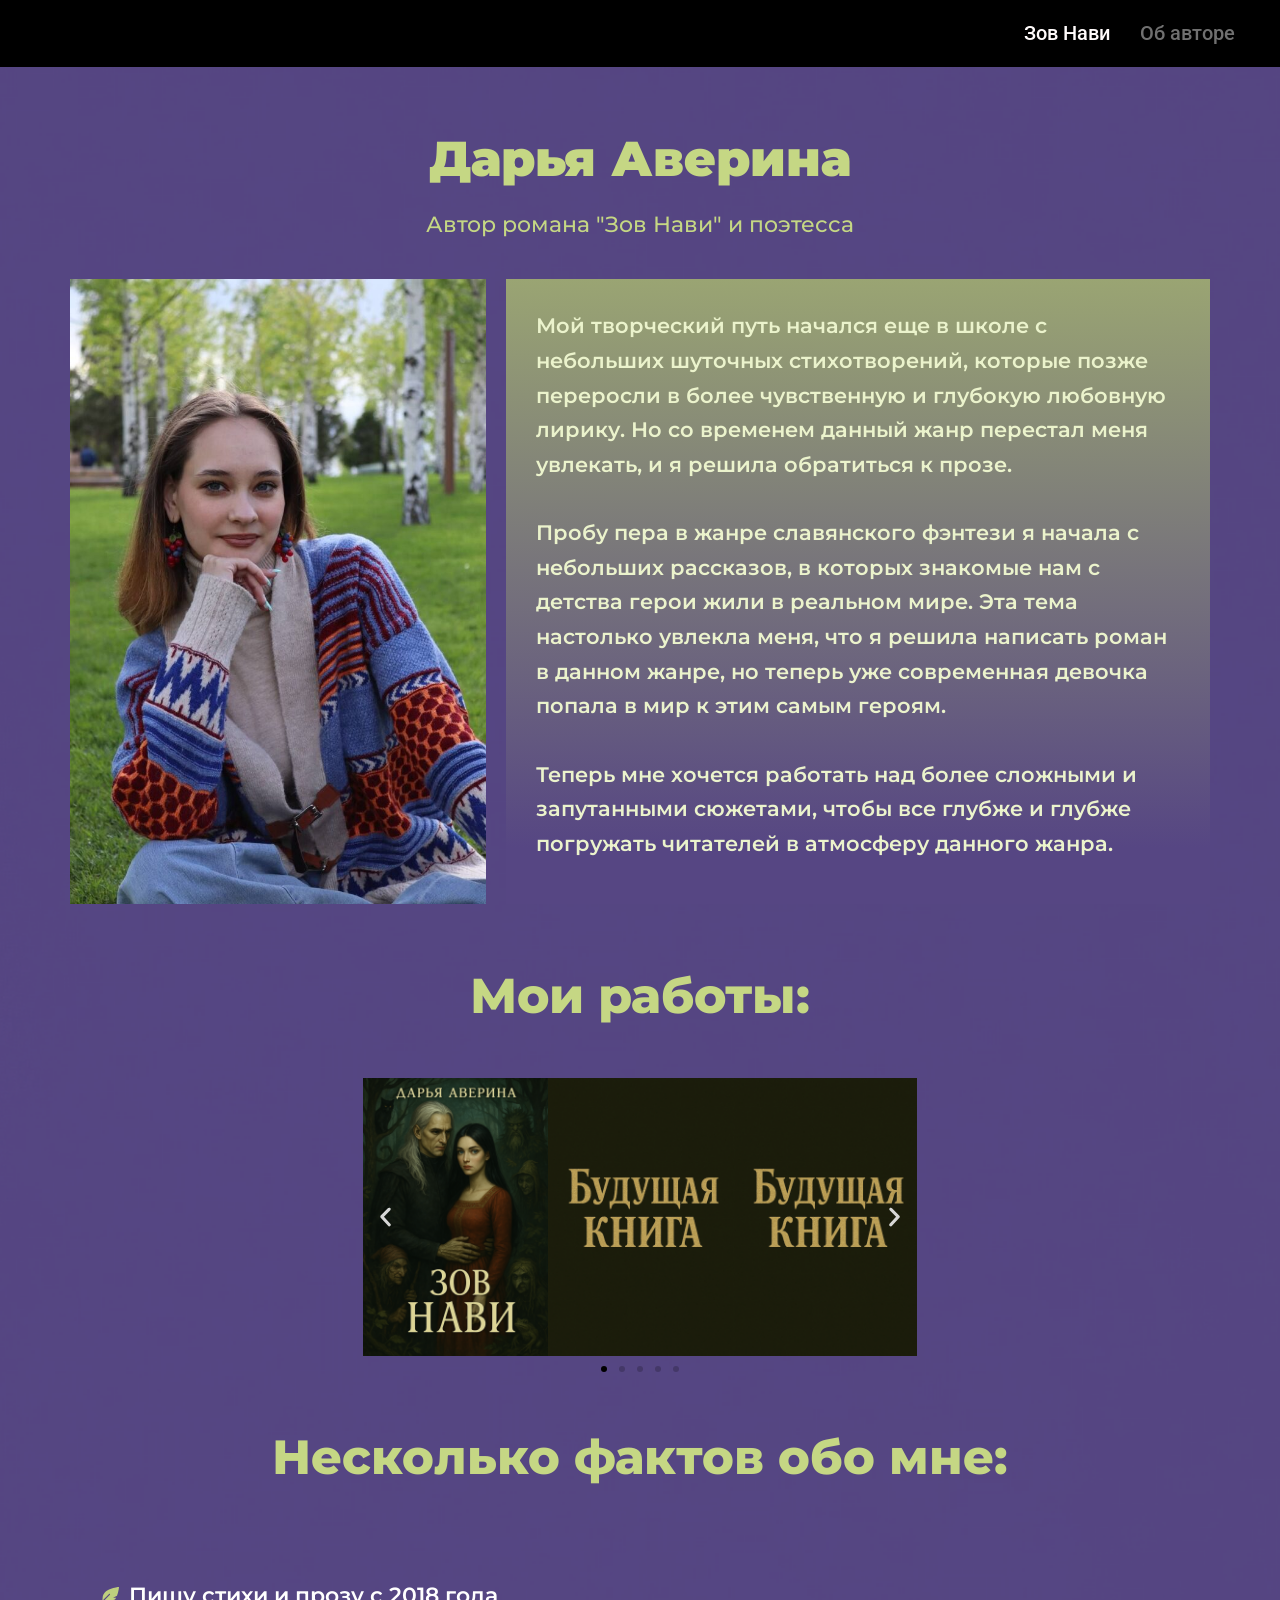
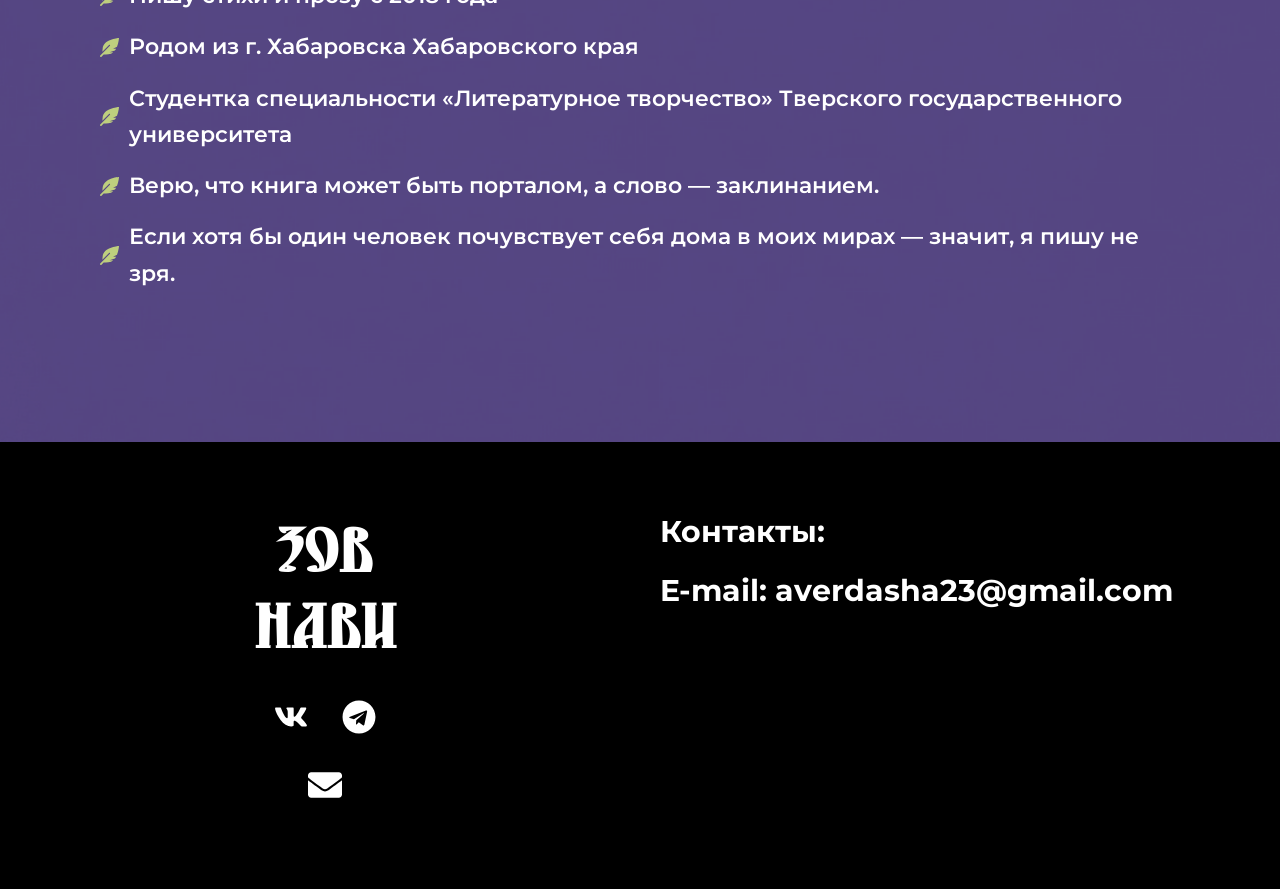
<file: author/index.html>
<!DOCTYPE html>
<html lang="en-US">
<head>
<meta charset="UTF-8">
<meta name="viewport" content="width=device-width, initial-scale=1">
	<link rel="profile" href="https://gmpg.org/xfn/11"> 
	<title>Об авторе &#8211; zov-navi</title>
<meta name="robots" content="max-image-preview:large">
	<style>img:is([sizes="auto" i], [sizes^="auto," i]) { contain-intrinsic-size: 3000px 1500px }</style>
	<link rel="alternate" type="application/rss+xml" title="zov-navi &raquo; Feed" href="https://dms-ddf.github.io/zov-navi/feed/">
<link rel="alternate" type="application/rss+xml" title="zov-navi &raquo; Comments Feed" href="https://dms-ddf.github.io/zov-navi/comments/feed/">
<script>
window._wpemojiSettings = {"baseUrl":"https:\/\/s.w.org\/images\/core\/emoji\/15.0.3\/72x72\/","ext":".png","svgUrl":"https:\/\/s.w.org\/images\/core\/emoji\/15.0.3\/svg\/","svgExt":".svg","source":{"concatemoji":"https:\/\/dms-ddf.github.io\/zov-navi\/wp-includes\/js\/wp-emoji-release.min.js?ver=6.7.2"}};
/*! This file is auto-generated */
!function(i,n){var o,s,e;function c(e){try{var t={supportTests:e,timestamp:(new Date).valueOf()};sessionStorage.setItem(o,JSON.stringify(t))}catch(e){}}function p(e,t,n){e.clearRect(0,0,e.canvas.width,e.canvas.height),e.fillText(t,0,0);var t=new Uint32Array(e.getImageData(0,0,e.canvas.width,e.canvas.height).data),r=(e.clearRect(0,0,e.canvas.width,e.canvas.height),e.fillText(n,0,0),new Uint32Array(e.getImageData(0,0,e.canvas.width,e.canvas.height).data));return t.every(function(e,t){return e===r[t]})}function u(e,t,n){switch(t){case"flag":return n(e,"🏳️‍⚧️","🏳️​⚧️")?!1:!n(e,"🇺🇳","🇺​🇳")&&!n(e,"🏴󠁧󠁢󠁥󠁮󠁧󠁿","🏴​󠁧​󠁢​󠁥​󠁮​󠁧​󠁿");case"emoji":return!n(e,"🐦‍⬛","🐦​⬛")}return!1}function f(e,t,n){var r="undefined"!=typeof WorkerGlobalScope&&self instanceof WorkerGlobalScope?new OffscreenCanvas(300,150):i.createElement("canvas"),a=r.getContext("2d",{willReadFrequently:!0}),o=(a.textBaseline="top",a.font="600 32px Arial",{});return e.forEach(function(e){o[e]=t(a,e,n)}),o}function t(e){var t=i.createElement("script");t.src=e,t.defer=!0,i.head.appendChild(t)}"undefined"!=typeof Promise&&(o="wpEmojiSettingsSupports",s=["flag","emoji"],n.supports={everything:!0,everythingExceptFlag:!0},e=new Promise(function(e){i.addEventListener("DOMContentLoaded",e,{once:!0})}),new Promise(function(t){var n=function(){try{var e=JSON.parse(sessionStorage.getItem(o));if("object"==typeof e&&"number"==typeof e.timestamp&&(new Date).valueOf()<e.timestamp+604800&&"object"==typeof e.supportTests)return e.supportTests}catch(e){}return null}();if(!n){if("undefined"!=typeof Worker&&"undefined"!=typeof OffscreenCanvas&&"undefined"!=typeof URL&&URL.createObjectURL&&"undefined"!=typeof Blob)try{var e="postMessage("+f.toString()+"("+[JSON.stringify(s),u.toString(),p.toString()].join(",")+"));",r=new Blob([e],{type:"text/javascript"}),a=new Worker(URL.createObjectURL(r),{name:"wpTestEmojiSupports"});return void(a.onmessage=function(e){c(n=e.data),a.terminate(),t(n)})}catch(e){}c(n=f(s,u,p))}t(n)}).then(function(e){for(var t in e)n.supports[t]=e[t],n.supports.everything=n.supports.everything&&n.supports[t],"flag"!==t&&(n.supports.everythingExceptFlag=n.supports.everythingExceptFlag&&n.supports[t]);n.supports.everythingExceptFlag=n.supports.everythingExceptFlag&&!n.supports.flag,n.DOMReady=!1,n.readyCallback=function(){n.DOMReady=!0}}).then(function(){return e}).then(function(){var e;n.supports.everything||(n.readyCallback(),(e=n.source||{}).concatemoji?t(e.concatemoji):e.wpemoji&&e.twemoji&&(t(e.twemoji),t(e.wpemoji)))}))}((window,document),window._wpemojiSettings);
</script>
<link rel="stylesheet" id="elementor-frontend-css" href="https://dms-ddf.github.io/zov-navi/wp-content/plugins/elementor/assets/css/frontend.min.css?ver=3.28.3" media="all">
<link rel="stylesheet" id="elementor-post-61-css" href="https://dms-ddf.github.io/zov-navi/wp-content/uploads/elementor/css/post-61.css?ver=1744757533" media="all">
<link rel="stylesheet" id="elementor-post-62-css" href="https://dms-ddf.github.io/zov-navi/wp-content/uploads/elementor/css/post-62.css?ver=1744754978" media="all">
<style id="cf-frontend-style-inline-css">@font-face {
	font-family: 'Uk Antique';
	font-style: normal;
	font-weight: 400;
	src: url('https://dms-ddf.github.io/zov-navi/wp-content/uploads/2025/04/uk-antique-bold.otf') format('OpenType');
}
@font-face {
	font-family: 'Yermak';
	font-style: normal;
	font-weight: 400;
	src: url('https://dms-ddf.github.io/zov-navi/wp-content/uploads/2025/04/ds-yermak_d.ttf') format('truetype');
}
@font-face {
	font-family: 'Fert';
	font-style: normal;
	font-weight: 400;
	src: url('https://dms-ddf.github.io/zov-navi/wp-content/uploads/2025/04/fert.ttf') format('truetype');
}
@font-face {
	font-family: 'Vezitsa';
	font-style: normal;
	font-weight: 400;
	src: url('https://dms-ddf.github.io/zov-navi/wp-content/uploads/2025/04/ofont.ru_Vezitsa.ttf') format('truetype');
}</style>
<link rel="stylesheet" id="astra-theme-css-css" href="https://dms-ddf.github.io/zov-navi/wp-content/themes/astra/assets/css/minified/main.min.css?ver=4.10.0" media="all">
<style id="astra-theme-css-inline-css">:root{--ast-post-nav-space:0;--ast-container-default-xlg-padding:2.5em;--ast-container-default-lg-padding:2.5em;--ast-container-default-slg-padding:2em;--ast-container-default-md-padding:2.5em;--ast-container-default-sm-padding:2.5em;--ast-container-default-xs-padding:2.4em;--ast-container-default-xxs-padding:1.8em;--ast-code-block-background:#ECEFF3;--ast-comment-inputs-background:#F9FAFB;--ast-normal-container-width:1200px;--ast-narrow-container-width:750px;--ast-blog-title-font-weight:600;--ast-blog-meta-weight:600;--ast-global-color-primary:var(--ast-global-color-4);--ast-global-color-secondary:var(--ast-global-color-5);--ast-global-color-alternate-background:var(--ast-global-color-6);--ast-global-color-subtle-background:var(--ast-global-color-7);--ast-bg-style-guide:#F8FAFC;--ast-shadow-style-guide:0px 0px 4px 0 #00000057;--ast-global-dark-bg-style:#fff;--ast-global-dark-lfs:#fbfbfb;--ast-widget-bg-color:#fafafa;--ast-wc-container-head-bg-color:#fbfbfb;--ast-title-layout-bg:#eeeeee;--ast-search-border-color:#e7e7e7;--ast-lifter-hover-bg:#e6e6e6;--ast-gallery-block-color:#000;--srfm-color-input-label:var(--ast-global-color-2);}html{font-size:100%;}a{color:var(--ast-global-color-0);}a:hover,a:focus{color:var(--ast-global-color-1);}body,button,input,select,textarea,.ast-button,.ast-custom-button{font-family:-apple-system,BlinkMacSystemFont,Segoe UI,Roboto,Oxygen-Sans,Ubuntu,Cantarell,Helvetica Neue,sans-serif;font-weight:400;font-size:16px;font-size:1rem;line-height:var(--ast-body-line-height,1.65);}blockquote{color:var(--ast-global-color-3);}h1,.entry-content h1,h2,.entry-content h2,h3,.entry-content h3,h4,.entry-content h4,h5,.entry-content h5,h6,.entry-content h6,.site-title,.site-title a{font-weight:600;}.ast-site-identity .site-title a{color:var(--ast-global-color-2);}.site-title{font-size:26px;font-size:1.625rem;display:block;}.site-header .site-description{font-size:15px;font-size:0.9375rem;display:none;}.entry-title{font-size:20px;font-size:1.25rem;}.ast-blog-single-element.ast-taxonomy-container a{font-size:14px;font-size:0.875rem;}.ast-blog-meta-container{font-size:13px;font-size:0.8125rem;}.archive .ast-article-post .ast-article-inner,.blog .ast-article-post .ast-article-inner,.archive .ast-article-post .ast-article-inner:hover,.blog .ast-article-post .ast-article-inner:hover{border-top-left-radius:6px;border-top-right-radius:6px;border-bottom-right-radius:6px;border-bottom-left-radius:6px;overflow:hidden;}h1,.entry-content h1{font-size:36px;font-size:2.25rem;font-weight:600;line-height:1.4em;}h2,.entry-content h2{font-size:30px;font-size:1.875rem;font-weight:600;line-height:1.3em;}h3,.entry-content h3{font-size:24px;font-size:1.5rem;font-weight:600;line-height:1.3em;}h4,.entry-content h4{font-size:20px;font-size:1.25rem;line-height:1.2em;font-weight:600;}h5,.entry-content h5{font-size:18px;font-size:1.125rem;line-height:1.2em;font-weight:600;}h6,.entry-content h6{font-size:16px;font-size:1rem;line-height:1.25em;font-weight:600;}::selection{background-color:var(--ast-global-color-0);color:#ffffff;}body,h1,.entry-title a,.entry-content h1,h2,.entry-content h2,h3,.entry-content h3,h4,.entry-content h4,h5,.entry-content h5,h6,.entry-content h6{color:var(--ast-global-color-3);}.tagcloud a:hover,.tagcloud a:focus,.tagcloud a.current-item{color:#ffffff;border-color:var(--ast-global-color-0);background-color:var(--ast-global-color-0);}input:focus,input[type="text"]:focus,input[type="email"]:focus,input[type="url"]:focus,input[type="password"]:focus,input[type="reset"]:focus,input[type="search"]:focus,textarea:focus{border-color:var(--ast-global-color-0);}input[type="radio"]:checked,input[type=reset],input[type="checkbox"]:checked,input[type="checkbox"]:hover:checked,input[type="checkbox"]:focus:checked,input[type=range]::-webkit-slider-thumb{border-color:var(--ast-global-color-0);background-color:var(--ast-global-color-0);box-shadow:none;}.site-footer a:hover + .post-count,.site-footer a:focus + .post-count{background:var(--ast-global-color-0);border-color:var(--ast-global-color-0);}.single .nav-links .nav-previous,.single .nav-links .nav-next{color:var(--ast-global-color-0);}.entry-meta,.entry-meta *{line-height:1.45;color:var(--ast-global-color-0);font-weight:600;}.entry-meta a:not(.ast-button):hover,.entry-meta a:not(.ast-button):hover *,.entry-meta a:not(.ast-button):focus,.entry-meta a:not(.ast-button):focus *,.page-links > .page-link,.page-links .page-link:hover,.post-navigation a:hover{color:var(--ast-global-color-1);}#cat option,.secondary .calendar_wrap thead a,.secondary .calendar_wrap thead a:visited{color:var(--ast-global-color-0);}.secondary .calendar_wrap #today,.ast-progress-val span{background:var(--ast-global-color-0);}.secondary a:hover + .post-count,.secondary a:focus + .post-count{background:var(--ast-global-color-0);border-color:var(--ast-global-color-0);}.calendar_wrap #today > a{color:#ffffff;}.page-links .page-link,.single .post-navigation a{color:var(--ast-global-color-3);}.ast-search-menu-icon .search-form button.search-submit{padding:0 4px;}.ast-search-menu-icon form.search-form{padding-right:0;}.ast-search-menu-icon.slide-search input.search-field{width:0;}.ast-header-search .ast-search-menu-icon.ast-dropdown-active .search-form,.ast-header-search .ast-search-menu-icon.ast-dropdown-active .search-field:focus{transition:all 0.2s;}.search-form input.search-field:focus{outline:none;}.ast-search-menu-icon .search-form button.search-submit:focus,.ast-theme-transparent-header .ast-header-search .ast-dropdown-active .ast-icon,.ast-theme-transparent-header .ast-inline-search .search-field:focus .ast-icon{color:var(--ast-global-color-1);}.ast-header-search .slide-search .search-form{border:2px solid var(--ast-global-color-0);}.ast-header-search .slide-search .search-field{background-color:(--ast-global-dark-bg-style);}.ast-archive-title{color:var(--ast-global-color-2);}.widget-title{font-size:22px;font-size:1.375rem;color:var(--ast-global-color-2);}.ast-single-post .entry-content a,.ast-comment-content a:not(.ast-comment-edit-reply-wrap a){text-decoration:underline;}.ast-single-post .elementor-widget-button .elementor-button,.ast-single-post .entry-content .uagb-tab a,.ast-single-post .entry-content .uagb-ifb-cta a,.ast-single-post .entry-content .uabb-module-content a,.ast-single-post .entry-content .uagb-post-grid a,.ast-single-post .entry-content .uagb-timeline a,.ast-single-post .entry-content .uagb-toc__wrap a,.ast-single-post .entry-content .uagb-taxomony-box a,.ast-single-post .entry-content .woocommerce a,.entry-content .wp-block-latest-posts > li > a,.ast-single-post .entry-content .wp-block-file__button,li.ast-post-filter-single,.ast-single-post .ast-comment-content .comment-reply-link,.ast-single-post .ast-comment-content .comment-edit-link{text-decoration:none;}.ast-search-menu-icon.slide-search a:focus-visible:focus-visible,.astra-search-icon:focus-visible,#close:focus-visible,a:focus-visible,.ast-menu-toggle:focus-visible,.site .skip-link:focus-visible,.wp-block-loginout input:focus-visible,.wp-block-search.wp-block-search__button-inside .wp-block-search__inside-wrapper,.ast-header-navigation-arrow:focus-visible,.woocommerce .wc-proceed-to-checkout > .checkout-button:focus-visible,.woocommerce .woocommerce-MyAccount-navigation ul li a:focus-visible,.ast-orders-table__row .ast-orders-table__cell:focus-visible,.woocommerce .woocommerce-order-details .order-again > .button:focus-visible,.woocommerce .woocommerce-message a.button.wc-forward:focus-visible,.woocommerce #minus_qty:focus-visible,.woocommerce #plus_qty:focus-visible,a#ast-apply-coupon:focus-visible,.woocommerce .woocommerce-info a:focus-visible,.woocommerce .astra-shop-summary-wrap a:focus-visible,.woocommerce a.wc-forward:focus-visible,#ast-apply-coupon:focus-visible,.woocommerce-js .woocommerce-mini-cart-item a.remove:focus-visible,#close:focus-visible,.button.search-submit:focus-visible,#search_submit:focus,.normal-search:focus-visible,.ast-header-account-wrap:focus-visible,.woocommerce .ast-on-card-button.ast-quick-view-trigger:focus{outline-style:dotted;outline-color:inherit;outline-width:thin;}input:focus,input[type="text"]:focus,input[type="email"]:focus,input[type="url"]:focus,input[type="password"]:focus,input[type="reset"]:focus,input[type="search"]:focus,input[type="number"]:focus,textarea:focus,.wp-block-search__input:focus,[data-section="section-header-mobile-trigger"] .ast-button-wrap .ast-mobile-menu-trigger-minimal:focus,.ast-mobile-popup-drawer.active .menu-toggle-close:focus,.woocommerce-ordering select.orderby:focus,#ast-scroll-top:focus,#coupon_code:focus,.woocommerce-page #comment:focus,.woocommerce #reviews #respond input#submit:focus,.woocommerce a.add_to_cart_button:focus,.woocommerce .button.single_add_to_cart_button:focus,.woocommerce .woocommerce-cart-form button:focus,.woocommerce .woocommerce-cart-form__cart-item .quantity .qty:focus,.woocommerce .woocommerce-billing-fields .woocommerce-billing-fields__field-wrapper .woocommerce-input-wrapper > .input-text:focus,.woocommerce #order_comments:focus,.woocommerce #place_order:focus,.woocommerce .woocommerce-address-fields .woocommerce-address-fields__field-wrapper .woocommerce-input-wrapper > .input-text:focus,.woocommerce .woocommerce-MyAccount-content form button:focus,.woocommerce .woocommerce-MyAccount-content .woocommerce-EditAccountForm .woocommerce-form-row .woocommerce-Input.input-text:focus,.woocommerce .ast-woocommerce-container .woocommerce-pagination ul.page-numbers li a:focus,body #content .woocommerce form .form-row .select2-container--default .select2-selection--single:focus,#ast-coupon-code:focus,.woocommerce.woocommerce-js .quantity input[type=number]:focus,.woocommerce-js .woocommerce-mini-cart-item .quantity input[type=number]:focus,.woocommerce p#ast-coupon-trigger:focus{border-style:dotted;border-color:inherit;border-width:thin;}input{outline:none;}.ast-logo-title-inline .site-logo-img{padding-right:1em;}body .ast-oembed-container *{position:absolute;top:0;width:100%;height:100%;left:0;}body .wp-block-embed-pocket-casts .ast-oembed-container *{position:unset;}.ast-single-post-featured-section + article {margin-top: 2em;}.site-content .ast-single-post-featured-section img {width: 100%;overflow: hidden;object-fit: cover;}.ast-separate-container .site-content .ast-single-post-featured-section + article {margin-top: -80px;z-index: 9;position: relative;border-radius: 4px;}@media (min-width: 922px) {.ast-no-sidebar .site-content .ast-article-image-container--wide {margin-left: -120px;margin-right: -120px;max-width: unset;width: unset;}.ast-left-sidebar .site-content .ast-article-image-container--wide,.ast-right-sidebar .site-content .ast-article-image-container--wide {margin-left: -10px;margin-right: -10px;}.site-content .ast-article-image-container--full {margin-left: calc( -50vw + 50%);margin-right: calc( -50vw + 50%);max-width: 100vw;width: 100vw;}.ast-left-sidebar .site-content .ast-article-image-container--full,.ast-right-sidebar .site-content .ast-article-image-container--full {margin-left: -10px;margin-right: -10px;max-width: inherit;width: auto;}}.site > .ast-single-related-posts-container {margin-top: 0;}@media (min-width: 922px) {.ast-desktop .ast-container--narrow {max-width: var(--ast-narrow-container-width);margin: 0 auto;}}.ast-page-builder-template .hentry {margin: 0;}.ast-page-builder-template .site-content > .ast-container {max-width: 100%;padding: 0;}.ast-page-builder-template .site .site-content #primary {padding: 0;margin: 0;}.ast-page-builder-template .no-results {text-align: center;margin: 4em auto;}.ast-page-builder-template .ast-pagination {padding: 2em;}.ast-page-builder-template .entry-header.ast-no-title.ast-no-thumbnail {margin-top: 0;}.ast-page-builder-template .entry-header.ast-header-without-markup {margin-top: 0;margin-bottom: 0;}.ast-page-builder-template .entry-header.ast-no-title.ast-no-meta {margin-bottom: 0;}.ast-page-builder-template.single .post-navigation {padding-bottom: 2em;}.ast-page-builder-template.single-post .site-content > .ast-container {max-width: 100%;}.ast-page-builder-template .entry-header {margin-top: 2em;margin-left: auto;margin-right: auto;}.ast-page-builder-template .ast-archive-description {margin: 2em auto 0;padding-left: 20px;padding-right: 20px;}.ast-page-builder-template .ast-row {margin-left: 0;margin-right: 0;}.single.ast-page-builder-template .entry-header + .entry-content,.single.ast-page-builder-template .ast-single-entry-banner + .site-content article .entry-content {margin-bottom: 2em;}@media(min-width: 921px) {.ast-page-builder-template.archive.ast-right-sidebar .ast-row article,.ast-page-builder-template.archive.ast-left-sidebar .ast-row article {padding-left: 0;padding-right: 0;}}input[type="text"],input[type="number"],input[type="email"],input[type="url"],input[type="password"],input[type="search"],input[type=reset],input[type=tel],input[type=date],select,textarea{font-size:16px;font-style:normal;font-weight:400;line-height:24px;width:100%;padding:12px 16px;border-radius:4px;box-shadow:0px 1px 2px 0px rgba(0,0,0,0.05);color:var(--ast-form-input-text,#475569);}input[type="text"],input[type="number"],input[type="email"],input[type="url"],input[type="password"],input[type="search"],input[type=reset],input[type=tel],input[type=date],select{height:40px;}input[type="date"]{border-width:1px;border-style:solid;border-color:var(--ast-border-color);background:var( --ast-global-color-secondary,--ast-global-color-5 );}input[type="text"]:focus,input[type="number"]:focus,input[type="email"]:focus,input[type="url"]:focus,input[type="password"]:focus,input[type="search"]:focus,input[type=reset]:focus,input[type="tel"]:focus,input[type="date"]:focus,select:focus,textarea:focus{border-color:#046BD2;box-shadow:none;outline:none;color:var(--ast-form-input-focus-text,#475569);}label,legend{color:#111827;font-size:14px;font-style:normal;font-weight:500;line-height:20px;}select{padding:6px 10px;}fieldset{padding:30px;border-radius:4px;}button,.ast-button,.button,input[type="button"],input[type="reset"],input[type="submit"]{border-radius:4px;box-shadow:0px 1px 2px 0px rgba(0,0,0,0.05);}:root{--ast-comment-inputs-background:#FFF;}::placeholder{color:var(--ast-form-field-color,#9CA3AF);}::-ms-input-placeholder{color:var(--ast-form-field-color,#9CA3AF);}@media (max-width:921.9px){#ast-desktop-header{display:none;}}@media (min-width:922px){#ast-mobile-header{display:none;}}.wp-block-buttons.aligncenter{justify-content:center;}@media (max-width:921px){.ast-theme-transparent-header #primary,.ast-theme-transparent-header #secondary{padding:0;}}@media (max-width:921px){.ast-plain-container.ast-no-sidebar #primary{padding:0;}}.ast-plain-container.ast-no-sidebar #primary{margin-top:0;margin-bottom:0;}.wp-block-button.is-style-outline .wp-block-button__link{border-color:var(--ast-global-color-0);}div.wp-block-button.is-style-outline > .wp-block-button__link:not(.has-text-color),div.wp-block-button.wp-block-button__link.is-style-outline:not(.has-text-color){color:var(--ast-global-color-0);}.wp-block-button.is-style-outline .wp-block-button__link:hover,.wp-block-buttons .wp-block-button.is-style-outline .wp-block-button__link:focus,.wp-block-buttons .wp-block-button.is-style-outline > .wp-block-button__link:not(.has-text-color):hover,.wp-block-buttons .wp-block-button.wp-block-button__link.is-style-outline:not(.has-text-color):hover{color:#ffffff;background-color:var(--ast-global-color-1);border-color:var(--ast-global-color-1);}.post-page-numbers.current .page-link,.ast-pagination .page-numbers.current{color:#ffffff;border-color:var(--ast-global-color-0);background-color:var(--ast-global-color-0);}.wp-block-buttons .wp-block-button.is-style-outline .wp-block-button__link.wp-element-button,.ast-outline-button,.wp-block-uagb-buttons-child .uagb-buttons-repeater.ast-outline-button{border-color:var(--ast-global-color-0);border-top-width:2px;border-right-width:2px;border-bottom-width:2px;border-left-width:2px;font-family:inherit;font-weight:500;font-size:16px;font-size:1rem;line-height:1em;padding-top:13px;padding-right:30px;padding-bottom:13px;padding-left:30px;}.wp-block-buttons .wp-block-button.is-style-outline > .wp-block-button__link:not(.has-text-color),.wp-block-buttons .wp-block-button.wp-block-button__link.is-style-outline:not(.has-text-color),.ast-outline-button{color:var(--ast-global-color-0);}.wp-block-button.is-style-outline .wp-block-button__link:hover,.wp-block-buttons .wp-block-button.is-style-outline .wp-block-button__link:focus,.wp-block-buttons .wp-block-button.is-style-outline > .wp-block-button__link:not(.has-text-color):hover,.wp-block-buttons .wp-block-button.wp-block-button__link.is-style-outline:not(.has-text-color):hover,.ast-outline-button:hover,.ast-outline-button:focus,.wp-block-uagb-buttons-child .uagb-buttons-repeater.ast-outline-button:hover,.wp-block-uagb-buttons-child .uagb-buttons-repeater.ast-outline-button:focus{color:#ffffff;background-color:var(--ast-global-color-1);border-color:var(--ast-global-color-1);}.ast-single-post .entry-content a.ast-outline-button,.ast-single-post .entry-content .is-style-outline>.wp-block-button__link{text-decoration:none;}.wp-block-button .wp-block-button__link.wp-element-button.is-style-outline:not(.has-background),.wp-block-button.is-style-outline>.wp-block-button__link.wp-element-button:not(.has-background),.ast-outline-button{background-color:transparent;}.uagb-buttons-repeater.ast-outline-button{border-radius:9999px;}@media (max-width:921px){.wp-block-buttons .wp-block-button.is-style-outline .wp-block-button__link.wp-element-button,.ast-outline-button,.wp-block-uagb-buttons-child .uagb-buttons-repeater.ast-outline-button{padding-top:12px;padding-right:28px;padding-bottom:12px;padding-left:28px;}}@media (max-width:544px){.wp-block-buttons .wp-block-button.is-style-outline .wp-block-button__link.wp-element-button,.ast-outline-button,.wp-block-uagb-buttons-child .uagb-buttons-repeater.ast-outline-button{padding-top:10px;padding-right:24px;padding-bottom:10px;padding-left:24px;}}.entry-content[data-ast-blocks-layout] > figure{margin-bottom:1em;}h1.widget-title{font-weight:600;}h2.widget-title{font-weight:600;}h3.widget-title{font-weight:600;}#page{display:flex;flex-direction:column;min-height:100vh;}.ast-404-layout-1 h1.page-title{color:var(--ast-global-color-2);}.single .post-navigation a{line-height:1em;height:inherit;}.error-404 .page-sub-title{font-size:1.5rem;font-weight:inherit;}.search .site-content .content-area .search-form{margin-bottom:0;}#page .site-content{flex-grow:1;}.widget{margin-bottom:1.25em;}#secondary li{line-height:1.5em;}#secondary .wp-block-group h2{margin-bottom:0.7em;}#secondary h2{font-size:1.7rem;}.ast-separate-container .ast-article-post,.ast-separate-container .ast-article-single,.ast-separate-container .comment-respond{padding:3em;}.ast-separate-container .ast-article-single .ast-article-single{padding:0;}.ast-article-single .wp-block-post-template-is-layout-grid{padding-left:0;}.ast-separate-container .comments-title,.ast-narrow-container .comments-title{padding:1.5em 2em;}.ast-page-builder-template .comment-form-textarea,.ast-comment-formwrap .ast-grid-common-col{padding:0;}.ast-comment-formwrap{padding:0;display:inline-flex;column-gap:20px;width:100%;margin-left:0;margin-right:0;}.comments-area textarea#comment:focus,.comments-area textarea#comment:active,.comments-area .ast-comment-formwrap input[type="text"]:focus,.comments-area .ast-comment-formwrap input[type="text"]:active {box-shadow:none;outline:none;}.archive.ast-page-builder-template .entry-header{margin-top:2em;}.ast-page-builder-template .ast-comment-formwrap{width:100%;}.entry-title{margin-bottom:0.6em;}.ast-archive-description p{font-size:inherit;font-weight:inherit;line-height:inherit;}.ast-separate-container .ast-comment-list li.depth-1,.hentry{margin-bottom:1.5em;}.site-content section.ast-archive-description{margin-bottom:2em;}@media (min-width:921px){.ast-left-sidebar.ast-page-builder-template #secondary,.archive.ast-right-sidebar.ast-page-builder-template .site-main{padding-left:20px;padding-right:20px;}}@media (max-width:544px){.ast-comment-formwrap.ast-row{column-gap:10px;display:inline-block;}#ast-commentform .ast-grid-common-col{position:relative;width:100%;}}@media (min-width:1201px){.ast-separate-container .ast-article-post,.ast-separate-container .ast-article-single,.ast-separate-container .ast-author-box,.ast-separate-container .ast-404-layout-1,.ast-separate-container .no-results{padding:3em;}}@media (max-width:921px){.ast-separate-container #primary,.ast-separate-container #secondary{padding:1.5em 0;}#primary,#secondary{padding:1.5em 0;margin:0;}.ast-left-sidebar #content > .ast-container{display:flex;flex-direction:column-reverse;width:100%;}}@media (min-width:922px){.ast-separate-container.ast-right-sidebar #primary,.ast-separate-container.ast-left-sidebar #primary{border:0;}.search-no-results.ast-separate-container #primary{margin-bottom:4em;}}.wp-block-button .wp-block-button__link{color:#ffffff;}.wp-block-button .wp-block-button__link:hover,.wp-block-button .wp-block-button__link:focus{color:#ffffff;background-color:var(--ast-global-color-1);border-color:var(--ast-global-color-1);}.elementor-widget-heading h1.elementor-heading-title{line-height:1.4em;}.elementor-widget-heading h2.elementor-heading-title{line-height:1.3em;}.elementor-widget-heading h3.elementor-heading-title{line-height:1.3em;}.elementor-widget-heading h4.elementor-heading-title{line-height:1.2em;}.elementor-widget-heading h5.elementor-heading-title{line-height:1.2em;}.elementor-widget-heading h6.elementor-heading-title{line-height:1.25em;}.wp-block-button .wp-block-button__link,.wp-block-search .wp-block-search__button,body .wp-block-file .wp-block-file__button{border-color:var(--ast-global-color-0);background-color:var(--ast-global-color-0);color:#ffffff;font-family:inherit;font-weight:500;line-height:1em;font-size:16px;font-size:1rem;padding-top:15px;padding-right:30px;padding-bottom:15px;padding-left:30px;}.ast-single-post .entry-content .wp-block-button .wp-block-button__link,.ast-single-post .entry-content .wp-block-search .wp-block-search__button,body .entry-content .wp-block-file .wp-block-file__button{text-decoration:none;}@media (max-width:921px){.wp-block-button .wp-block-button__link,.wp-block-search .wp-block-search__button,body .wp-block-file .wp-block-file__button{padding-top:14px;padding-right:28px;padding-bottom:14px;padding-left:28px;}}@media (max-width:544px){.wp-block-button .wp-block-button__link,.wp-block-search .wp-block-search__button,body .wp-block-file .wp-block-file__button{padding-top:12px;padding-right:24px;padding-bottom:12px;padding-left:24px;}}.menu-toggle,button,.ast-button,.ast-custom-button,.button,input#submit,input[type="button"],input[type="submit"],input[type="reset"],#comments .submit,.search .search-submit,form[CLASS*="wp-block-search__"].wp-block-search .wp-block-search__inside-wrapper .wp-block-search__button,body .wp-block-file .wp-block-file__button,.search .search-submit,.woocommerce-js a.button,.woocommerce button.button,.woocommerce .woocommerce-message a.button,.woocommerce #respond input#submit.alt,.woocommerce input.button.alt,.woocommerce input.button,.woocommerce input.button:disabled,.woocommerce input.button:disabled[disabled],.woocommerce input.button:disabled:hover,.woocommerce input.button:disabled[disabled]:hover,.woocommerce #respond input#submit,.woocommerce button.button.alt.disabled,.wc-block-grid__products .wc-block-grid__product .wp-block-button__link,.wc-block-grid__product-onsale,[CLASS*="wc-block"] button,.woocommerce-js .astra-cart-drawer .astra-cart-drawer-content .woocommerce-mini-cart__buttons .button:not(.checkout):not(.ast-continue-shopping),.woocommerce-js .astra-cart-drawer .astra-cart-drawer-content .woocommerce-mini-cart__buttons a.checkout,.woocommerce button.button.alt.disabled.wc-variation-selection-needed,[CLASS*="wc-block"] .wc-block-components-button{border-style:solid;border-top-width:0;border-right-width:0;border-left-width:0;border-bottom-width:0;color:#ffffff;border-color:var(--ast-global-color-0);background-color:var(--ast-global-color-0);padding-top:15px;padding-right:30px;padding-bottom:15px;padding-left:30px;font-family:inherit;font-weight:500;font-size:16px;font-size:1rem;line-height:1em;}button:focus,.menu-toggle:hover,button:hover,.ast-button:hover,.ast-custom-button:hover .button:hover,.ast-custom-button:hover ,input[type=reset]:hover,input[type=reset]:focus,input#submit:hover,input#submit:focus,input[type="button"]:hover,input[type="button"]:focus,input[type="submit"]:hover,input[type="submit"]:focus,form[CLASS*="wp-block-search__"].wp-block-search .wp-block-search__inside-wrapper .wp-block-search__button:hover,form[CLASS*="wp-block-search__"].wp-block-search .wp-block-search__inside-wrapper .wp-block-search__button:focus,body .wp-block-file .wp-block-file__button:hover,body .wp-block-file .wp-block-file__button:focus,.woocommerce-js a.button:hover,.woocommerce button.button:hover,.woocommerce .woocommerce-message a.button:hover,.woocommerce #respond input#submit:hover,.woocommerce #respond input#submit.alt:hover,.woocommerce input.button.alt:hover,.woocommerce input.button:hover,.woocommerce button.button.alt.disabled:hover,.wc-block-grid__products .wc-block-grid__product .wp-block-button__link:hover,[CLASS*="wc-block"] button:hover,.woocommerce-js .astra-cart-drawer .astra-cart-drawer-content .woocommerce-mini-cart__buttons .button:not(.checkout):not(.ast-continue-shopping):hover,.woocommerce-js .astra-cart-drawer .astra-cart-drawer-content .woocommerce-mini-cart__buttons a.checkout:hover,.woocommerce button.button.alt.disabled.wc-variation-selection-needed:hover,[CLASS*="wc-block"] .wc-block-components-button:hover,[CLASS*="wc-block"] .wc-block-components-button:focus{color:#ffffff;background-color:var(--ast-global-color-1);border-color:var(--ast-global-color-1);}form[CLASS*="wp-block-search__"].wp-block-search .wp-block-search__inside-wrapper .wp-block-search__button.has-icon{padding-top:calc(15px - 3px);padding-right:calc(30px - 3px);padding-bottom:calc(15px - 3px);padding-left:calc(30px - 3px);}@media (max-width:921px){.menu-toggle,button,.ast-button,.ast-custom-button,.button,input#submit,input[type="button"],input[type="submit"],input[type="reset"],#comments .submit,.search .search-submit,form[CLASS*="wp-block-search__"].wp-block-search .wp-block-search__inside-wrapper .wp-block-search__button,body .wp-block-file .wp-block-file__button,.search .search-submit,.woocommerce-js a.button,.woocommerce button.button,.woocommerce .woocommerce-message a.button,.woocommerce #respond input#submit.alt,.woocommerce input.button.alt,.woocommerce input.button,.woocommerce input.button:disabled,.woocommerce input.button:disabled[disabled],.woocommerce input.button:disabled:hover,.woocommerce input.button:disabled[disabled]:hover,.woocommerce #respond input#submit,.woocommerce button.button.alt.disabled,.wc-block-grid__products .wc-block-grid__product .wp-block-button__link,.wc-block-grid__product-onsale,[CLASS*="wc-block"] button,.woocommerce-js .astra-cart-drawer .astra-cart-drawer-content .woocommerce-mini-cart__buttons .button:not(.checkout):not(.ast-continue-shopping),.woocommerce-js .astra-cart-drawer .astra-cart-drawer-content .woocommerce-mini-cart__buttons a.checkout,.woocommerce button.button.alt.disabled.wc-variation-selection-needed,[CLASS*="wc-block"] .wc-block-components-button{padding-top:14px;padding-right:28px;padding-bottom:14px;padding-left:28px;}}@media (max-width:544px){.menu-toggle,button,.ast-button,.ast-custom-button,.button,input#submit,input[type="button"],input[type="submit"],input[type="reset"],#comments .submit,.search .search-submit,form[CLASS*="wp-block-search__"].wp-block-search .wp-block-search__inside-wrapper .wp-block-search__button,body .wp-block-file .wp-block-file__button,.search .search-submit,.woocommerce-js a.button,.woocommerce button.button,.woocommerce .woocommerce-message a.button,.woocommerce #respond input#submit.alt,.woocommerce input.button.alt,.woocommerce input.button,.woocommerce input.button:disabled,.woocommerce input.button:disabled[disabled],.woocommerce input.button:disabled:hover,.woocommerce input.button:disabled[disabled]:hover,.woocommerce #respond input#submit,.woocommerce button.button.alt.disabled,.wc-block-grid__products .wc-block-grid__product .wp-block-button__link,.wc-block-grid__product-onsale,[CLASS*="wc-block"] button,.woocommerce-js .astra-cart-drawer .astra-cart-drawer-content .woocommerce-mini-cart__buttons .button:not(.checkout):not(.ast-continue-shopping),.woocommerce-js .astra-cart-drawer .astra-cart-drawer-content .woocommerce-mini-cart__buttons a.checkout,.woocommerce button.button.alt.disabled.wc-variation-selection-needed,[CLASS*="wc-block"] .wc-block-components-button{padding-top:12px;padding-right:24px;padding-bottom:12px;padding-left:24px;}}@media (max-width:921px){.ast-mobile-header-stack .main-header-bar .ast-search-menu-icon{display:inline-block;}.ast-header-break-point.ast-header-custom-item-outside .ast-mobile-header-stack .main-header-bar .ast-search-icon{margin:0;}.ast-comment-avatar-wrap img{max-width:2.5em;}.ast-comment-meta{padding:0 1.8888em 1.3333em;}}@media (min-width:544px){.ast-container{max-width:100%;}}@media (max-width:544px){.ast-separate-container .ast-article-post,.ast-separate-container .ast-article-single,.ast-separate-container .comments-title,.ast-separate-container .ast-archive-description{padding:1.5em 1em;}.ast-separate-container #content .ast-container{padding-left:0.54em;padding-right:0.54em;}.ast-separate-container .ast-comment-list .bypostauthor{padding:.5em;}.ast-search-menu-icon.ast-dropdown-active .search-field{width:170px;}} #ast-mobile-header .ast-site-header-cart-li a{pointer-events:none;}.ast-separate-container{background-color:var(--ast-global-color-5);}@media (max-width:921px){.site-title{display:block;}.site-header .site-description{display:none;}h1,.entry-content h1{font-size:30px;font-size:1.875rem;}h2,.entry-content h2{font-size:25px;font-size:1.5625rem;}h3,.entry-content h3{font-size:20px;font-size:1.25rem;}}@media (max-width:544px){.site-title{display:block;}.site-header .site-description{display:none;}h1,.entry-content h1{font-size:30px;font-size:1.875rem;}h2,.entry-content h2{font-size:25px;font-size:1.5625rem;}h3,.entry-content h3{font-size:20px;font-size:1.25rem;}}@media (max-width:921px){html{font-size:91.2%;}}@media (max-width:544px){html{font-size:91.2%;}}@media (min-width:922px){.ast-container{max-width:1240px;}}@media (min-width:922px){.site-content .ast-container{display:flex;}}@media (max-width:921px){.site-content .ast-container{flex-direction:column;}}.entry-content h1,.entry-content h2,.entry-content h3,.entry-content h4,.entry-content h5,.entry-content h6{clear:none;}@media (min-width:922px){.main-header-menu .sub-menu .menu-item.ast-left-align-sub-menu:hover > .sub-menu,.main-header-menu .sub-menu .menu-item.ast-left-align-sub-menu.focus > .sub-menu{margin-left:-0px;}}.entry-content li > p{margin-bottom:0;}.site .comments-area{padding-bottom:2em;margin-top:2em;}.wp-block-file {display: flex;align-items: center;flex-wrap: wrap;justify-content: space-between;}.wp-block-pullquote {border: none;}.wp-block-pullquote blockquote::before {content: "\201D";font-family: "Helvetica",sans-serif;display: flex;transform: rotate( 180deg );font-size: 6rem;font-style: normal;line-height: 1;font-weight: bold;align-items: center;justify-content: center;}.has-text-align-right > blockquote::before {justify-content: flex-start;}.has-text-align-left > blockquote::before {justify-content: flex-end;}figure.wp-block-pullquote.is-style-solid-color blockquote {max-width: 100%;text-align: inherit;}:root {--wp--custom--ast-default-block-top-padding: 3em;--wp--custom--ast-default-block-right-padding: 3em;--wp--custom--ast-default-block-bottom-padding: 3em;--wp--custom--ast-default-block-left-padding: 3em;--wp--custom--ast-container-width: 1200px;--wp--custom--ast-content-width-size: 1200px;--wp--custom--ast-wide-width-size: calc(1200px + var(--wp--custom--ast-default-block-left-padding) + var(--wp--custom--ast-default-block-right-padding));}.ast-narrow-container {--wp--custom--ast-content-width-size: 750px;--wp--custom--ast-wide-width-size: 750px;}@media(max-width: 921px) {:root {--wp--custom--ast-default-block-top-padding: 3em;--wp--custom--ast-default-block-right-padding: 2em;--wp--custom--ast-default-block-bottom-padding: 3em;--wp--custom--ast-default-block-left-padding: 2em;}}@media(max-width: 544px) {:root {--wp--custom--ast-default-block-top-padding: 3em;--wp--custom--ast-default-block-right-padding: 1.5em;--wp--custom--ast-default-block-bottom-padding: 3em;--wp--custom--ast-default-block-left-padding: 1.5em;}}.entry-content > .wp-block-group,.entry-content > .wp-block-cover,.entry-content > .wp-block-columns {padding-top: var(--wp--custom--ast-default-block-top-padding);padding-right: var(--wp--custom--ast-default-block-right-padding);padding-bottom: var(--wp--custom--ast-default-block-bottom-padding);padding-left: var(--wp--custom--ast-default-block-left-padding);}.ast-plain-container.ast-no-sidebar .entry-content > .alignfull,.ast-page-builder-template .ast-no-sidebar .entry-content > .alignfull {margin-left: calc( -50vw + 50%);margin-right: calc( -50vw + 50%);max-width: 100vw;width: 100vw;}.ast-plain-container.ast-no-sidebar .entry-content .alignfull .alignfull,.ast-page-builder-template.ast-no-sidebar .entry-content .alignfull .alignfull,.ast-plain-container.ast-no-sidebar .entry-content .alignfull .alignwide,.ast-page-builder-template.ast-no-sidebar .entry-content .alignfull .alignwide,.ast-plain-container.ast-no-sidebar .entry-content .alignwide .alignfull,.ast-page-builder-template.ast-no-sidebar .entry-content .alignwide .alignfull,.ast-plain-container.ast-no-sidebar .entry-content .alignwide .alignwide,.ast-page-builder-template.ast-no-sidebar .entry-content .alignwide .alignwide,.ast-plain-container.ast-no-sidebar .entry-content .wp-block-column .alignfull,.ast-page-builder-template.ast-no-sidebar .entry-content .wp-block-column .alignfull,.ast-plain-container.ast-no-sidebar .entry-content .wp-block-column .alignwide,.ast-page-builder-template.ast-no-sidebar .entry-content .wp-block-column .alignwide {margin-left: auto;margin-right: auto;width: 100%;}[data-ast-blocks-layout] .wp-block-separator:not(.is-style-dots) {height: 0;}[data-ast-blocks-layout] .wp-block-separator {margin: 20px auto;}[data-ast-blocks-layout] .wp-block-separator:not(.is-style-wide):not(.is-style-dots) {max-width: 100px;}[data-ast-blocks-layout] .wp-block-separator.has-background {padding: 0;}.entry-content[data-ast-blocks-layout] > * {max-width: var(--wp--custom--ast-content-width-size);margin-left: auto;margin-right: auto;}.entry-content[data-ast-blocks-layout] > .alignwide {max-width: var(--wp--custom--ast-wide-width-size);}.entry-content[data-ast-blocks-layout] .alignfull {max-width: none;}.entry-content .wp-block-columns {margin-bottom: 0;}blockquote {margin: 1.5em;border-color: rgba(0,0,0,0.05);}.wp-block-quote:not(.has-text-align-right):not(.has-text-align-center) {border-left: 5px solid rgba(0,0,0,0.05);}.has-text-align-right > blockquote,blockquote.has-text-align-right {border-right: 5px solid rgba(0,0,0,0.05);}.has-text-align-left > blockquote,blockquote.has-text-align-left {border-left: 5px solid rgba(0,0,0,0.05);}.wp-block-site-tagline,.wp-block-latest-posts .read-more {margin-top: 15px;}.wp-block-loginout p label {display: block;}.wp-block-loginout p:not(.login-remember):not(.login-submit) input {width: 100%;}.wp-block-loginout input:focus {border-color: transparent;}.wp-block-loginout input:focus {outline: thin dotted;}.entry-content .wp-block-media-text .wp-block-media-text__content {padding: 0 0 0 8%;}.entry-content .wp-block-media-text.has-media-on-the-right .wp-block-media-text__content {padding: 0 8% 0 0;}.entry-content .wp-block-media-text.has-background .wp-block-media-text__content {padding: 8%;}.entry-content .wp-block-cover:not([class*="background-color"]):not(.has-text-color.has-link-color) .wp-block-cover__inner-container,.entry-content .wp-block-cover:not([class*="background-color"]) .wp-block-cover-image-text,.entry-content .wp-block-cover:not([class*="background-color"]) .wp-block-cover-text,.entry-content .wp-block-cover-image:not([class*="background-color"]) .wp-block-cover__inner-container,.entry-content .wp-block-cover-image:not([class*="background-color"]) .wp-block-cover-image-text,.entry-content .wp-block-cover-image:not([class*="background-color"]) .wp-block-cover-text {color: var(--ast-global-color-primary,var(--ast-global-color-5));}.wp-block-loginout .login-remember input {width: 1.1rem;height: 1.1rem;margin: 0 5px 4px 0;vertical-align: middle;}.wp-block-latest-posts > li > *:first-child,.wp-block-latest-posts:not(.is-grid) > li:first-child {margin-top: 0;}.entry-content > .wp-block-buttons,.entry-content > .wp-block-uagb-buttons {margin-bottom: 1.5em;}.wp-block-search__inside-wrapper .wp-block-search__input {padding: 0 10px;color: var(--ast-global-color-3);background: var(--ast-global-color-primary,var(--ast-global-color-5));border-color: var(--ast-border-color);}.wp-block-latest-posts .read-more {margin-bottom: 1.5em;}.wp-block-search__no-button .wp-block-search__inside-wrapper .wp-block-search__input {padding-top: 5px;padding-bottom: 5px;}.wp-block-latest-posts .wp-block-latest-posts__post-date,.wp-block-latest-posts .wp-block-latest-posts__post-author {font-size: 1rem;}.wp-block-latest-posts > li > *,.wp-block-latest-posts:not(.is-grid) > li {margin-top: 12px;margin-bottom: 12px;}.ast-page-builder-template .entry-content[data-ast-blocks-layout] > *,.ast-page-builder-template .entry-content[data-ast-blocks-layout] > .alignfull:not(.wp-block-group):not(.uagb-is-root-container) > * {max-width: none;}.ast-page-builder-template .entry-content[data-ast-blocks-layout] > .alignwide:not(.uagb-is-root-container) > * {max-width: var(--wp--custom--ast-wide-width-size);}.ast-page-builder-template .entry-content[data-ast-blocks-layout] > .inherit-container-width > *,.ast-page-builder-template .entry-content[data-ast-blocks-layout] > *:not(.wp-block-group):not(.uagb-is-root-container) > *,.entry-content[data-ast-blocks-layout] > .wp-block-cover .wp-block-cover__inner-container {max-width: none ;margin-left: auto;margin-right: auto;}.entry-content[data-ast-blocks-layout] .wp-block-cover:not(.alignleft):not(.alignright) {width: auto;}@media(max-width: 1200px) {.ast-separate-container .entry-content > .alignfull,.ast-separate-container .entry-content[data-ast-blocks-layout] > .alignwide,.ast-plain-container .entry-content[data-ast-blocks-layout] > .alignwide,.ast-plain-container .entry-content .alignfull {margin-left: calc(-1 * min(var(--ast-container-default-xlg-padding),20px)) ;margin-right: calc(-1 * min(var(--ast-container-default-xlg-padding),20px));}}@media(min-width: 1201px) {.ast-separate-container .entry-content > .alignfull {margin-left: calc(-1 * var(--ast-container-default-xlg-padding) );margin-right: calc(-1 * var(--ast-container-default-xlg-padding) );}.ast-separate-container .entry-content[data-ast-blocks-layout] > .alignwide,.ast-plain-container .entry-content[data-ast-blocks-layout] > .alignwide {margin-left: auto;margin-right: auto;}}@media(min-width: 921px) {.ast-separate-container .entry-content .wp-block-group.alignwide:not(.inherit-container-width) > :where(:not(.alignleft):not(.alignright)),.ast-plain-container .entry-content .wp-block-group.alignwide:not(.inherit-container-width) > :where(:not(.alignleft):not(.alignright)) {max-width: calc( var(--wp--custom--ast-content-width-size) + 80px );}.ast-plain-container.ast-right-sidebar .entry-content[data-ast-blocks-layout] .alignfull,.ast-plain-container.ast-left-sidebar .entry-content[data-ast-blocks-layout] .alignfull {margin-left: -60px;margin-right: -60px;}}@media(min-width: 544px) {.entry-content > .alignleft {margin-right: 20px;}.entry-content > .alignright {margin-left: 20px;}}@media (max-width:544px){.wp-block-columns .wp-block-column:not(:last-child){margin-bottom:20px;}.wp-block-latest-posts{margin:0;}}@media( max-width: 600px ) {.entry-content .wp-block-media-text .wp-block-media-text__content,.entry-content .wp-block-media-text.has-media-on-the-right .wp-block-media-text__content {padding: 8% 0 0;}.entry-content .wp-block-media-text.has-background .wp-block-media-text__content {padding: 8%;}}.ast-page-builder-template .entry-header {padding-left: 0;}.ast-narrow-container .site-content .wp-block-uagb-image--align-full .wp-block-uagb-image__figure {max-width: 100%;margin-left: auto;margin-right: auto;}.entry-content ul,.entry-content ol {padding: revert;margin: revert;padding-left: 20px;}:root .has-ast-global-color-0-color{color:var(--ast-global-color-0);}:root .has-ast-global-color-0-background-color{background-color:var(--ast-global-color-0);}:root .wp-block-button .has-ast-global-color-0-color{color:var(--ast-global-color-0);}:root .wp-block-button .has-ast-global-color-0-background-color{background-color:var(--ast-global-color-0);}:root .has-ast-global-color-1-color{color:var(--ast-global-color-1);}:root .has-ast-global-color-1-background-color{background-color:var(--ast-global-color-1);}:root .wp-block-button .has-ast-global-color-1-color{color:var(--ast-global-color-1);}:root .wp-block-button .has-ast-global-color-1-background-color{background-color:var(--ast-global-color-1);}:root .has-ast-global-color-2-color{color:var(--ast-global-color-2);}:root .has-ast-global-color-2-background-color{background-color:var(--ast-global-color-2);}:root .wp-block-button .has-ast-global-color-2-color{color:var(--ast-global-color-2);}:root .wp-block-button .has-ast-global-color-2-background-color{background-color:var(--ast-global-color-2);}:root .has-ast-global-color-3-color{color:var(--ast-global-color-3);}:root .has-ast-global-color-3-background-color{background-color:var(--ast-global-color-3);}:root .wp-block-button .has-ast-global-color-3-color{color:var(--ast-global-color-3);}:root .wp-block-button .has-ast-global-color-3-background-color{background-color:var(--ast-global-color-3);}:root .has-ast-global-color-4-color{color:var(--ast-global-color-4);}:root .has-ast-global-color-4-background-color{background-color:var(--ast-global-color-4);}:root .wp-block-button .has-ast-global-color-4-color{color:var(--ast-global-color-4);}:root .wp-block-button .has-ast-global-color-4-background-color{background-color:var(--ast-global-color-4);}:root .has-ast-global-color-5-color{color:var(--ast-global-color-5);}:root .has-ast-global-color-5-background-color{background-color:var(--ast-global-color-5);}:root .wp-block-button .has-ast-global-color-5-color{color:var(--ast-global-color-5);}:root .wp-block-button .has-ast-global-color-5-background-color{background-color:var(--ast-global-color-5);}:root .has-ast-global-color-6-color{color:var(--ast-global-color-6);}:root .has-ast-global-color-6-background-color{background-color:var(--ast-global-color-6);}:root .wp-block-button .has-ast-global-color-6-color{color:var(--ast-global-color-6);}:root .wp-block-button .has-ast-global-color-6-background-color{background-color:var(--ast-global-color-6);}:root .has-ast-global-color-7-color{color:var(--ast-global-color-7);}:root .has-ast-global-color-7-background-color{background-color:var(--ast-global-color-7);}:root .wp-block-button .has-ast-global-color-7-color{color:var(--ast-global-color-7);}:root .wp-block-button .has-ast-global-color-7-background-color{background-color:var(--ast-global-color-7);}:root .has-ast-global-color-8-color{color:var(--ast-global-color-8);}:root .has-ast-global-color-8-background-color{background-color:var(--ast-global-color-8);}:root .wp-block-button .has-ast-global-color-8-color{color:var(--ast-global-color-8);}:root .wp-block-button .has-ast-global-color-8-background-color{background-color:var(--ast-global-color-8);}:root{--ast-global-color-0:#046bd2;--ast-global-color-1:#045cb4;--ast-global-color-2:#1e293b;--ast-global-color-3:#334155;--ast-global-color-4:#FFFFFF;--ast-global-color-5:#F0F5FA;--ast-global-color-6:#111111;--ast-global-color-7:#D1D5DB;--ast-global-color-8:#111111;}:root {--ast-border-color : var(--ast-global-color-7);}.ast-single-entry-banner {-js-display: flex;display: flex;flex-direction: column;justify-content: center;text-align: center;position: relative;background: var(--ast-title-layout-bg);}.ast-single-entry-banner[data-banner-layout="layout-1"] {max-width: 1200px;background: inherit;padding: 20px 0;}.ast-single-entry-banner[data-banner-width-type="custom"] {margin: 0 auto;width: 100%;}.ast-single-entry-banner + .site-content .entry-header {margin-bottom: 0;}.site .ast-author-avatar {--ast-author-avatar-size: ;}a.ast-underline-text {text-decoration: underline;}.ast-container > .ast-terms-link {position: relative;display: block;}a.ast-button.ast-badge-tax {padding: 4px 8px;border-radius: 3px;font-size: inherit;}header.entry-header .entry-title{font-weight:600;font-size:32px;font-size:2rem;}header.entry-header > *:not(:last-child){margin-bottom:10px;}header.entry-header .post-thumb-img-content{text-align:center;}header.entry-header .post-thumb img,.ast-single-post-featured-section.post-thumb img{aspect-ratio:16/9;width:100%;height:100%;}.ast-archive-entry-banner {-js-display: flex;display: flex;flex-direction: column;justify-content: center;text-align: center;position: relative;background: var(--ast-title-layout-bg);}.ast-archive-entry-banner[data-banner-width-type="custom"] {margin: 0 auto;width: 100%;}.ast-archive-entry-banner[data-banner-layout="layout-1"] {background: inherit;padding: 20px 0;text-align: left;}body.archive .ast-archive-description{max-width:1200px;width:100%;text-align:left;padding-top:3em;padding-right:3em;padding-bottom:3em;padding-left:3em;}body.archive .ast-archive-description .ast-archive-title,body.archive .ast-archive-description .ast-archive-title *{font-weight:600;font-size:32px;font-size:2rem;}body.archive .ast-archive-description > *:not(:last-child){margin-bottom:10px;}@media (max-width:921px){body.archive .ast-archive-description{text-align:left;}}@media (max-width:544px){body.archive .ast-archive-description{text-align:left;}}.ast-breadcrumbs .trail-browse,.ast-breadcrumbs .trail-items,.ast-breadcrumbs .trail-items li{display:inline-block;margin:0;padding:0;border:none;background:inherit;text-indent:0;text-decoration:none;}.ast-breadcrumbs .trail-browse{font-size:inherit;font-style:inherit;font-weight:inherit;color:inherit;}.ast-breadcrumbs .trail-items{list-style:none;}.trail-items li::after{padding:0 0.3em;content:"\00bb";}.trail-items li:last-of-type::after{display:none;}h1,.entry-content h1,h2,.entry-content h2,h3,.entry-content h3,h4,.entry-content h4,h5,.entry-content h5,h6,.entry-content h6{color:var(--ast-global-color-2);}.entry-title a{color:var(--ast-global-color-2);}@media (max-width:921px){.ast-builder-grid-row-container.ast-builder-grid-row-tablet-3-firstrow .ast-builder-grid-row > *:first-child,.ast-builder-grid-row-container.ast-builder-grid-row-tablet-3-lastrow .ast-builder-grid-row > *:last-child{grid-column:1 / -1;}}@media (max-width:544px){.ast-builder-grid-row-container.ast-builder-grid-row-mobile-3-firstrow .ast-builder-grid-row > *:first-child,.ast-builder-grid-row-container.ast-builder-grid-row-mobile-3-lastrow .ast-builder-grid-row > *:last-child{grid-column:1 / -1;}}.ast-builder-layout-element[data-section="title_tagline"]{display:flex;}@media (max-width:921px){.ast-header-break-point .ast-builder-layout-element[data-section="title_tagline"]{display:flex;}}@media (max-width:544px){.ast-header-break-point .ast-builder-layout-element[data-section="title_tagline"]{display:flex;}}.ast-builder-menu-1{font-family:inherit;font-weight:inherit;}.ast-builder-menu-1 .menu-item > .menu-link{color:var(--ast-global-color-3);}.ast-builder-menu-1 .menu-item > .ast-menu-toggle{color:var(--ast-global-color-3);}.ast-builder-menu-1 .menu-item:hover > .menu-link,.ast-builder-menu-1 .inline-on-mobile .menu-item:hover > .ast-menu-toggle{color:var(--ast-global-color-1);}.ast-builder-menu-1 .menu-item:hover > .ast-menu-toggle{color:var(--ast-global-color-1);}.ast-builder-menu-1 .menu-item.current-menu-item > .menu-link,.ast-builder-menu-1 .inline-on-mobile .menu-item.current-menu-item > .ast-menu-toggle,.ast-builder-menu-1 .current-menu-ancestor > .menu-link{color:var(--ast-global-color-1);}.ast-builder-menu-1 .menu-item.current-menu-item > .ast-menu-toggle{color:var(--ast-global-color-1);}.ast-builder-menu-1 .sub-menu,.ast-builder-menu-1 .inline-on-mobile .sub-menu{border-top-width:2px;border-bottom-width:0px;border-right-width:0px;border-left-width:0px;border-color:var(--ast-global-color-0);border-style:solid;}.ast-builder-menu-1 .sub-menu .sub-menu{top:-2px;}.ast-builder-menu-1 .main-header-menu > .menu-item > .sub-menu,.ast-builder-menu-1 .main-header-menu > .menu-item > .astra-full-megamenu-wrapper{margin-top:0px;}.ast-desktop .ast-builder-menu-1 .main-header-menu > .menu-item > .sub-menu:before,.ast-desktop .ast-builder-menu-1 .main-header-menu > .menu-item > .astra-full-megamenu-wrapper:before{height:calc( 0px + 2px + 5px );}.ast-desktop .ast-builder-menu-1 .menu-item .sub-menu .menu-link{border-style:none;}@media (max-width:921px){.ast-header-break-point .ast-builder-menu-1 .menu-item.menu-item-has-children > .ast-menu-toggle{top:0;}.ast-builder-menu-1 .inline-on-mobile .menu-item.menu-item-has-children > .ast-menu-toggle{right:-15px;}.ast-builder-menu-1 .menu-item-has-children > .menu-link:after{content:unset;}.ast-builder-menu-1 .main-header-menu > .menu-item > .sub-menu,.ast-builder-menu-1 .main-header-menu > .menu-item > .astra-full-megamenu-wrapper{margin-top:0;}}@media (max-width:544px){.ast-header-break-point .ast-builder-menu-1 .menu-item.menu-item-has-children > .ast-menu-toggle{top:0;}.ast-builder-menu-1 .main-header-menu > .menu-item > .sub-menu,.ast-builder-menu-1 .main-header-menu > .menu-item > .astra-full-megamenu-wrapper{margin-top:0;}}.ast-builder-menu-1{display:flex;}@media (max-width:921px){.ast-header-break-point .ast-builder-menu-1{display:flex;}}@media (max-width:544px){.ast-header-break-point .ast-builder-menu-1{display:flex;}}.site-below-footer-wrap{padding-top:20px;padding-bottom:20px;}.site-below-footer-wrap[data-section="section-below-footer-builder"]{background-color:var(--ast-global-color-4 );background-image:none;min-height:60px;border-style:solid;border-width:0px;border-top-width:1px;border-top-color:var( --ast-global-color-subtle-background,--ast-global-color-7 );}.site-below-footer-wrap[data-section="section-below-footer-builder"] .ast-builder-grid-row{max-width:1200px;min-height:60px;margin-left:auto;margin-right:auto;}.site-below-footer-wrap[data-section="section-below-footer-builder"] .ast-builder-grid-row,.site-below-footer-wrap[data-section="section-below-footer-builder"] .site-footer-section{align-items:center;}.site-below-footer-wrap[data-section="section-below-footer-builder"].ast-footer-row-inline .site-footer-section{display:flex;margin-bottom:0;}.ast-builder-grid-row-full .ast-builder-grid-row{grid-template-columns:1fr;}@media (max-width:921px){.site-below-footer-wrap[data-section="section-below-footer-builder"].ast-footer-row-tablet-inline .site-footer-section{display:flex;margin-bottom:0;}.site-below-footer-wrap[data-section="section-below-footer-builder"].ast-footer-row-tablet-stack .site-footer-section{display:block;margin-bottom:10px;}.ast-builder-grid-row-container.ast-builder-grid-row-tablet-full .ast-builder-grid-row{grid-template-columns:1fr;}}@media (max-width:544px){.site-below-footer-wrap[data-section="section-below-footer-builder"].ast-footer-row-mobile-inline .site-footer-section{display:flex;margin-bottom:0;}.site-below-footer-wrap[data-section="section-below-footer-builder"].ast-footer-row-mobile-stack .site-footer-section{display:block;margin-bottom:10px;}.ast-builder-grid-row-container.ast-builder-grid-row-mobile-full .ast-builder-grid-row{grid-template-columns:1fr;}}.site-below-footer-wrap[data-section="section-below-footer-builder"]{display:none;}@media (max-width:921px){.ast-header-break-point .site-below-footer-wrap[data-section="section-below-footer-builder"]{display:none;}}@media (max-width:544px){.ast-header-break-point .site-below-footer-wrap[data-section="section-below-footer-builder"]{display:none;}}.ast-footer-copyright{text-align:center;}.ast-footer-copyright {color:var(--ast-global-color-3);}@media (max-width:921px){.ast-footer-copyright{text-align:center;}}@media (max-width:544px){.ast-footer-copyright{text-align:center;}}.ast-footer-copyright {font-size:16px;font-size:1rem;}.ast-footer-copyright.ast-builder-layout-element{display:flex;}@media (max-width:921px){.ast-header-break-point .ast-footer-copyright.ast-builder-layout-element{display:flex;}}@media (max-width:544px){.ast-header-break-point .ast-footer-copyright.ast-builder-layout-element{display:flex;}}.footer-widget-area.widget-area.site-footer-focus-item{width:auto;}.ast-footer-row-inline .footer-widget-area.widget-area.site-footer-focus-item{width:100%;}.elementor-widget-heading .elementor-heading-title{margin:0;}.elementor-page .ast-menu-toggle{color:unset !important;background:unset !important;}.elementor-post.elementor-grid-item.hentry{margin-bottom:0;}.woocommerce div.product .elementor-element.elementor-products-grid .related.products ul.products li.product,.elementor-element .elementor-wc-products .woocommerce[class*='columns-'] ul.products li.product{width:auto;margin:0;float:none;}.elementor-toc__list-wrapper{margin:0;}body .elementor hr{background-color:#ccc;margin:0;}.ast-left-sidebar .elementor-section.elementor-section-stretched,.ast-right-sidebar .elementor-section.elementor-section-stretched{max-width:100%;left:0 !important;}.elementor-posts-container [CLASS*="ast-width-"]{width:100%;}.elementor-template-full-width .ast-container{display:block;}.elementor-screen-only,.screen-reader-text,.screen-reader-text span,.ui-helper-hidden-accessible{top:0 !important;}@media (max-width:544px){.elementor-element .elementor-wc-products .woocommerce[class*="columns-"] ul.products li.product{width:auto;margin:0;}.elementor-element .woocommerce .woocommerce-result-count{float:none;}}.ast-header-break-point .main-header-bar{border-bottom-width:1px;}@media (min-width:922px){.main-header-bar{border-bottom-width:1px;}}.main-header-menu .menu-item, #astra-footer-menu .menu-item, .main-header-bar .ast-masthead-custom-menu-items{-js-display:flex;display:flex;-webkit-box-pack:center;-webkit-justify-content:center;-moz-box-pack:center;-ms-flex-pack:center;justify-content:center;-webkit-box-orient:vertical;-webkit-box-direction:normal;-webkit-flex-direction:column;-moz-box-orient:vertical;-moz-box-direction:normal;-ms-flex-direction:column;flex-direction:column;}.main-header-menu > .menu-item > .menu-link, #astra-footer-menu > .menu-item > .menu-link{height:100%;-webkit-box-align:center;-webkit-align-items:center;-moz-box-align:center;-ms-flex-align:center;align-items:center;-js-display:flex;display:flex;}.ast-header-break-point .main-navigation ul .menu-item .menu-link .icon-arrow:first-of-type svg{top:.2em;margin-top:0px;margin-left:0px;width:.65em;transform:translate(0, -2px) rotateZ(270deg);}.ast-mobile-popup-content .ast-submenu-expanded > .ast-menu-toggle{transform:rotateX(180deg);overflow-y:auto;}@media (min-width:922px){.ast-builder-menu .main-navigation > ul > li:last-child a{margin-right:0;}}.ast-separate-container .ast-article-inner{background-color:var(--ast-global-color-4);}@media (max-width:921px){.ast-separate-container .ast-article-inner{background-color:var(--ast-global-color-4);}}@media (max-width:544px){.ast-separate-container .ast-article-inner{background-color:var(--ast-global-color-4);}}.ast-separate-container .ast-article-single:not(.ast-related-post), .woocommerce.ast-separate-container .ast-woocommerce-container, .ast-separate-container .error-404, .ast-separate-container .no-results, .single.ast-separate-container .site-main .ast-author-meta, .ast-separate-container .related-posts-title-wrapper,.ast-separate-container .comments-count-wrapper, .ast-box-layout.ast-plain-container .site-content,.ast-padded-layout.ast-plain-container .site-content, .ast-separate-container .ast-archive-description, .ast-separate-container .comments-area{background-color:var(--ast-global-color-4);}@media (max-width:921px){.ast-separate-container .ast-article-single:not(.ast-related-post), .woocommerce.ast-separate-container .ast-woocommerce-container, .ast-separate-container .error-404, .ast-separate-container .no-results, .single.ast-separate-container .site-main .ast-author-meta, .ast-separate-container .related-posts-title-wrapper,.ast-separate-container .comments-count-wrapper, .ast-box-layout.ast-plain-container .site-content,.ast-padded-layout.ast-plain-container .site-content, .ast-separate-container .ast-archive-description{background-color:var(--ast-global-color-4);}}@media (max-width:544px){.ast-separate-container .ast-article-single:not(.ast-related-post), .woocommerce.ast-separate-container .ast-woocommerce-container, .ast-separate-container .error-404, .ast-separate-container .no-results, .single.ast-separate-container .site-main .ast-author-meta, .ast-separate-container .related-posts-title-wrapper,.ast-separate-container .comments-count-wrapper, .ast-box-layout.ast-plain-container .site-content,.ast-padded-layout.ast-plain-container .site-content, .ast-separate-container .ast-archive-description{background-color:var(--ast-global-color-4);}}.ast-separate-container.ast-two-container #secondary .widget{background-color:var(--ast-global-color-4);}@media (max-width:921px){.ast-separate-container.ast-two-container #secondary .widget{background-color:var(--ast-global-color-4);}}@media (max-width:544px){.ast-separate-container.ast-two-container #secondary .widget{background-color:var(--ast-global-color-4);}}.ast-plain-container, .ast-page-builder-template{background-color:var(--ast-global-color-4);}@media (max-width:921px){.ast-plain-container, .ast-page-builder-template{background-color:var(--ast-global-color-4);}}@media (max-width:544px){.ast-plain-container, .ast-page-builder-template{background-color:var(--ast-global-color-4);}}
		#ast-scroll-top {
			display: none;
			position: fixed;
			text-align: center;
			cursor: pointer;
			z-index: 99;
			width: 2.1em;
			height: 2.1em;
			line-height: 2.1;
			color: #ffffff;
			border-radius: 2px;
			content: "";
			outline: inherit;
		}
		@media (min-width: 769px) {
			#ast-scroll-top {
				content: "769";
			}
		}
		#ast-scroll-top .ast-icon.icon-arrow svg {
			margin-left: 0px;
			vertical-align: middle;
			transform: translate(0, -20%) rotate(180deg);
			width: 1.6em;
		}
		.ast-scroll-to-top-right {
			right: 30px;
			bottom: 30px;
		}
		.ast-scroll-to-top-left {
			left: 30px;
			bottom: 30px;
		}
	#ast-scroll-top{background-color:var(--ast-global-color-0);font-size:15px;}@media (max-width:921px){#ast-scroll-top .ast-icon.icon-arrow svg{width:1em;}}.ast-mobile-header-content > *,.ast-desktop-header-content > * {padding: 10px 0;height: auto;}.ast-mobile-header-content > *:first-child,.ast-desktop-header-content > *:first-child {padding-top: 10px;}.ast-mobile-header-content > .ast-builder-menu,.ast-desktop-header-content > .ast-builder-menu {padding-top: 0;}.ast-mobile-header-content > *:last-child,.ast-desktop-header-content > *:last-child {padding-bottom: 0;}.ast-mobile-header-content .ast-search-menu-icon.ast-inline-search label,.ast-desktop-header-content .ast-search-menu-icon.ast-inline-search label {width: 100%;}.ast-desktop-header-content .main-header-bar-navigation .ast-submenu-expanded > .ast-menu-toggle::before {transform: rotateX(180deg);}#ast-desktop-header .ast-desktop-header-content,.ast-mobile-header-content .ast-search-icon,.ast-desktop-header-content .ast-search-icon,.ast-mobile-header-wrap .ast-mobile-header-content,.ast-main-header-nav-open.ast-popup-nav-open .ast-mobile-header-wrap .ast-mobile-header-content,.ast-main-header-nav-open.ast-popup-nav-open .ast-desktop-header-content {display: none;}.ast-main-header-nav-open.ast-header-break-point #ast-desktop-header .ast-desktop-header-content,.ast-main-header-nav-open.ast-header-break-point .ast-mobile-header-wrap .ast-mobile-header-content {display: block;}.ast-desktop .ast-desktop-header-content .astra-menu-animation-slide-up > .menu-item > .sub-menu,.ast-desktop .ast-desktop-header-content .astra-menu-animation-slide-up > .menu-item .menu-item > .sub-menu,.ast-desktop .ast-desktop-header-content .astra-menu-animation-slide-down > .menu-item > .sub-menu,.ast-desktop .ast-desktop-header-content .astra-menu-animation-slide-down > .menu-item .menu-item > .sub-menu,.ast-desktop .ast-desktop-header-content .astra-menu-animation-fade > .menu-item > .sub-menu,.ast-desktop .ast-desktop-header-content .astra-menu-animation-fade > .menu-item .menu-item > .sub-menu {opacity: 1;visibility: visible;}.ast-hfb-header.ast-default-menu-enable.ast-header-break-point .ast-mobile-header-wrap .ast-mobile-header-content .main-header-bar-navigation {width: unset;margin: unset;}.ast-mobile-header-content.content-align-flex-end .main-header-bar-navigation .menu-item-has-children > .ast-menu-toggle,.ast-desktop-header-content.content-align-flex-end .main-header-bar-navigation .menu-item-has-children > .ast-menu-toggle {left: calc( 20px - 0.907em);right: auto;}.ast-mobile-header-content .ast-search-menu-icon,.ast-mobile-header-content .ast-search-menu-icon.slide-search,.ast-desktop-header-content .ast-search-menu-icon,.ast-desktop-header-content .ast-search-menu-icon.slide-search {width: 100%;position: relative;display: block;right: auto;transform: none;}.ast-mobile-header-content .ast-search-menu-icon.slide-search .search-form,.ast-mobile-header-content .ast-search-menu-icon .search-form,.ast-desktop-header-content .ast-search-menu-icon.slide-search .search-form,.ast-desktop-header-content .ast-search-menu-icon .search-form {right: 0;visibility: visible;opacity: 1;position: relative;top: auto;transform: none;padding: 0;display: block;overflow: hidden;}.ast-mobile-header-content .ast-search-menu-icon.ast-inline-search .search-field,.ast-mobile-header-content .ast-search-menu-icon .search-field,.ast-desktop-header-content .ast-search-menu-icon.ast-inline-search .search-field,.ast-desktop-header-content .ast-search-menu-icon .search-field {width: 100%;padding-right: 5.5em;}.ast-mobile-header-content .ast-search-menu-icon .search-submit,.ast-desktop-header-content .ast-search-menu-icon .search-submit {display: block;position: absolute;height: 100%;top: 0;right: 0;padding: 0 1em;border-radius: 0;}.ast-hfb-header.ast-default-menu-enable.ast-header-break-point .ast-mobile-header-wrap .ast-mobile-header-content .main-header-bar-navigation ul .sub-menu .menu-link {padding-left: 30px;}.ast-hfb-header.ast-default-menu-enable.ast-header-break-point .ast-mobile-header-wrap .ast-mobile-header-content .main-header-bar-navigation .sub-menu .menu-item .menu-item .menu-link {padding-left: 40px;}.ast-mobile-popup-drawer.active .ast-mobile-popup-inner{background-color:#ffffff;;}.ast-mobile-header-wrap .ast-mobile-header-content, .ast-desktop-header-content{background-color:#ffffff;;}.ast-mobile-popup-content > *, .ast-mobile-header-content > *, .ast-desktop-popup-content > *, .ast-desktop-header-content > *{padding-top:0px;padding-bottom:0px;}.content-align-flex-start .ast-builder-layout-element{justify-content:flex-start;}.content-align-flex-start .main-header-menu{text-align:left;}.ast-desktop-header-content, .ast-mobile-header-content{position:absolute;width:100%;}.ast-mobile-popup-drawer.active .menu-toggle-close{color:#3a3a3a;}.ast-mobile-header-wrap .ast-primary-header-bar,.ast-primary-header-bar .site-primary-header-wrap{min-height:80px;}.ast-desktop .ast-primary-header-bar .main-header-menu > .menu-item{line-height:80px;}.ast-header-break-point #masthead .ast-mobile-header-wrap .ast-primary-header-bar,.ast-header-break-point #masthead .ast-mobile-header-wrap .ast-below-header-bar,.ast-header-break-point #masthead .ast-mobile-header-wrap .ast-above-header-bar{padding-left:20px;padding-right:20px;}.ast-header-break-point .ast-primary-header-bar{border-bottom-width:1px;border-bottom-color:var( --ast-global-color-subtle-background,--ast-global-color-7 );border-bottom-style:solid;}@media (min-width:922px){.ast-primary-header-bar{border-bottom-width:1px;border-bottom-color:var( --ast-global-color-subtle-background,--ast-global-color-7 );border-bottom-style:solid;}}.ast-primary-header-bar{background-color:var( --ast-global-color-primary,--ast-global-color-4 );}.ast-primary-header-bar{display:block;}@media (max-width:921px){.ast-header-break-point .ast-primary-header-bar{display:grid;}}@media (max-width:544px){.ast-header-break-point .ast-primary-header-bar{display:grid;}}[data-section="section-header-mobile-trigger"] .ast-button-wrap .ast-mobile-menu-trigger-minimal{color:var(--ast-global-color-0);border:none;background:transparent;}[data-section="section-header-mobile-trigger"] .ast-button-wrap .mobile-menu-toggle-icon .ast-mobile-svg{width:20px;height:20px;fill:var(--ast-global-color-0);}[data-section="section-header-mobile-trigger"] .ast-button-wrap .mobile-menu-wrap .mobile-menu{color:var(--ast-global-color-0);}.ast-builder-menu-mobile .main-navigation .main-header-menu .menu-item > .menu-link{color:var(--ast-global-color-3);}.ast-builder-menu-mobile .main-navigation .main-header-menu .menu-item > .ast-menu-toggle{color:var(--ast-global-color-3);}.ast-builder-menu-mobile .main-navigation .main-header-menu .menu-item:hover > .menu-link, .ast-builder-menu-mobile .main-navigation .inline-on-mobile .menu-item:hover > .ast-menu-toggle{color:var(--ast-global-color-1);}.ast-builder-menu-mobile .menu-item:hover > .menu-link, .ast-builder-menu-mobile .main-navigation .inline-on-mobile .menu-item:hover > .ast-menu-toggle{color:var(--ast-global-color-1);}.ast-builder-menu-mobile .main-navigation .menu-item:hover > .ast-menu-toggle{color:var(--ast-global-color-1);}.ast-builder-menu-mobile .main-navigation .menu-item.current-menu-item > .menu-link, .ast-builder-menu-mobile .main-navigation .inline-on-mobile .menu-item.current-menu-item > .ast-menu-toggle, .ast-builder-menu-mobile .main-navigation .menu-item.current-menu-ancestor > .menu-link, .ast-builder-menu-mobile .main-navigation .menu-item.current-menu-ancestor > .ast-menu-toggle{color:var(--ast-global-color-1);}.ast-builder-menu-mobile .main-navigation .menu-item.current-menu-item > .ast-menu-toggle{color:var(--ast-global-color-1);}.ast-builder-menu-mobile .main-navigation .menu-item.menu-item-has-children > .ast-menu-toggle{top:0;}.ast-builder-menu-mobile .main-navigation .menu-item-has-children > .menu-link:after{content:unset;}.ast-hfb-header .ast-builder-menu-mobile .main-header-menu, .ast-hfb-header .ast-builder-menu-mobile .main-navigation .menu-item .menu-link, .ast-hfb-header .ast-builder-menu-mobile .main-navigation .menu-item .sub-menu .menu-link{border-style:none;}.ast-builder-menu-mobile .main-navigation .menu-item.menu-item-has-children > .ast-menu-toggle{top:0;}@media (max-width:921px){.ast-builder-menu-mobile .main-navigation .main-header-menu .menu-item > .menu-link{color:var(--ast-global-color-3);}.ast-builder-menu-mobile .main-navigation .main-header-menu .menu-item > .ast-menu-toggle{color:var(--ast-global-color-3);}.ast-builder-menu-mobile .main-navigation .main-header-menu .menu-item:hover > .menu-link, .ast-builder-menu-mobile .main-navigation .inline-on-mobile .menu-item:hover > .ast-menu-toggle{color:var(--ast-global-color-1);background:var(--ast-global-color-5);}.ast-builder-menu-mobile .main-navigation .menu-item:hover > .ast-menu-toggle{color:var(--ast-global-color-1);}.ast-builder-menu-mobile .main-navigation .menu-item.current-menu-item > .menu-link, .ast-builder-menu-mobile .main-navigation .inline-on-mobile .menu-item.current-menu-item > .ast-menu-toggle, .ast-builder-menu-mobile .main-navigation .menu-item.current-menu-ancestor > .menu-link, .ast-builder-menu-mobile .main-navigation .menu-item.current-menu-ancestor > .ast-menu-toggle{color:var(--ast-global-color-1);background:var(--ast-global-color-5);}.ast-builder-menu-mobile .main-navigation .menu-item.current-menu-item > .ast-menu-toggle{color:var(--ast-global-color-1);}.ast-builder-menu-mobile .main-navigation .menu-item.menu-item-has-children > .ast-menu-toggle{top:0;}.ast-builder-menu-mobile .main-navigation .menu-item-has-children > .menu-link:after{content:unset;}.ast-builder-menu-mobile .main-navigation .main-header-menu , .ast-builder-menu-mobile .main-navigation .main-header-menu .menu-link, .ast-builder-menu-mobile .main-navigation .main-header-menu .sub-menu{background-color:var(--ast-global-color-4);}}@media (max-width:544px){.ast-builder-menu-mobile .main-navigation .menu-item.menu-item-has-children > .ast-menu-toggle{top:0;}}.ast-builder-menu-mobile .main-navigation{display:block;}@media (max-width:921px){.ast-header-break-point .ast-builder-menu-mobile .main-navigation{display:block;}}@media (max-width:544px){.ast-header-break-point .ast-builder-menu-mobile .main-navigation{display:block;}}:root{--e-global-color-astglobalcolor0:#046bd2;--e-global-color-astglobalcolor1:#045cb4;--e-global-color-astglobalcolor2:#1e293b;--e-global-color-astglobalcolor3:#334155;--e-global-color-astglobalcolor4:#FFFFFF;--e-global-color-astglobalcolor5:#F0F5FA;--e-global-color-astglobalcolor6:#111111;--e-global-color-astglobalcolor7:#D1D5DB;--e-global-color-astglobalcolor8:#111111;}</style>
<style id="wp-emoji-styles-inline-css">img.wp-smiley, img.emoji {
		display: inline !important;
		border: none !important;
		box-shadow: none !important;
		height: 1em !important;
		width: 1em !important;
		margin: 0 0.07em !important;
		vertical-align: -0.1em !important;
		background: none !important;
		padding: 0 !important;
	}</style>
<style id="global-styles-inline-css">:root{--wp--preset--aspect-ratio--square: 1;--wp--preset--aspect-ratio--4-3: 4/3;--wp--preset--aspect-ratio--3-4: 3/4;--wp--preset--aspect-ratio--3-2: 3/2;--wp--preset--aspect-ratio--2-3: 2/3;--wp--preset--aspect-ratio--16-9: 16/9;--wp--preset--aspect-ratio--9-16: 9/16;--wp--preset--color--black: #000000;--wp--preset--color--cyan-bluish-gray: #abb8c3;--wp--preset--color--white: #ffffff;--wp--preset--color--pale-pink: #f78da7;--wp--preset--color--vivid-red: #cf2e2e;--wp--preset--color--luminous-vivid-orange: #ff6900;--wp--preset--color--luminous-vivid-amber: #fcb900;--wp--preset--color--light-green-cyan: #7bdcb5;--wp--preset--color--vivid-green-cyan: #00d084;--wp--preset--color--pale-cyan-blue: #8ed1fc;--wp--preset--color--vivid-cyan-blue: #0693e3;--wp--preset--color--vivid-purple: #9b51e0;--wp--preset--color--ast-global-color-0: var(--ast-global-color-0);--wp--preset--color--ast-global-color-1: var(--ast-global-color-1);--wp--preset--color--ast-global-color-2: var(--ast-global-color-2);--wp--preset--color--ast-global-color-3: var(--ast-global-color-3);--wp--preset--color--ast-global-color-4: var(--ast-global-color-4);--wp--preset--color--ast-global-color-5: var(--ast-global-color-5);--wp--preset--color--ast-global-color-6: var(--ast-global-color-6);--wp--preset--color--ast-global-color-7: var(--ast-global-color-7);--wp--preset--color--ast-global-color-8: var(--ast-global-color-8);--wp--preset--gradient--vivid-cyan-blue-to-vivid-purple: linear-gradient(135deg,rgba(6,147,227,1) 0%,rgb(155,81,224) 100%);--wp--preset--gradient--light-green-cyan-to-vivid-green-cyan: linear-gradient(135deg,rgb(122,220,180) 0%,rgb(0,208,130) 100%);--wp--preset--gradient--luminous-vivid-amber-to-luminous-vivid-orange: linear-gradient(135deg,rgba(252,185,0,1) 0%,rgba(255,105,0,1) 100%);--wp--preset--gradient--luminous-vivid-orange-to-vivid-red: linear-gradient(135deg,rgba(255,105,0,1) 0%,rgb(207,46,46) 100%);--wp--preset--gradient--very-light-gray-to-cyan-bluish-gray: linear-gradient(135deg,rgb(238,238,238) 0%,rgb(169,184,195) 100%);--wp--preset--gradient--cool-to-warm-spectrum: linear-gradient(135deg,rgb(74,234,220) 0%,rgb(151,120,209) 20%,rgb(207,42,186) 40%,rgb(238,44,130) 60%,rgb(251,105,98) 80%,rgb(254,248,76) 100%);--wp--preset--gradient--blush-light-purple: linear-gradient(135deg,rgb(255,206,236) 0%,rgb(152,150,240) 100%);--wp--preset--gradient--blush-bordeaux: linear-gradient(135deg,rgb(254,205,165) 0%,rgb(254,45,45) 50%,rgb(107,0,62) 100%);--wp--preset--gradient--luminous-dusk: linear-gradient(135deg,rgb(255,203,112) 0%,rgb(199,81,192) 50%,rgb(65,88,208) 100%);--wp--preset--gradient--pale-ocean: linear-gradient(135deg,rgb(255,245,203) 0%,rgb(182,227,212) 50%,rgb(51,167,181) 100%);--wp--preset--gradient--electric-grass: linear-gradient(135deg,rgb(202,248,128) 0%,rgb(113,206,126) 100%);--wp--preset--gradient--midnight: linear-gradient(135deg,rgb(2,3,129) 0%,rgb(40,116,252) 100%);--wp--preset--font-size--small: 13px;--wp--preset--font-size--medium: 20px;--wp--preset--font-size--large: 36px;--wp--preset--font-size--x-large: 42px;--wp--preset--spacing--20: 0.44rem;--wp--preset--spacing--30: 0.67rem;--wp--preset--spacing--40: 1rem;--wp--preset--spacing--50: 1.5rem;--wp--preset--spacing--60: 2.25rem;--wp--preset--spacing--70: 3.38rem;--wp--preset--spacing--80: 5.06rem;--wp--preset--shadow--natural: 6px 6px 9px rgba(0, 0, 0, 0.2);--wp--preset--shadow--deep: 12px 12px 50px rgba(0, 0, 0, 0.4);--wp--preset--shadow--sharp: 6px 6px 0px rgba(0, 0, 0, 0.2);--wp--preset--shadow--outlined: 6px 6px 0px -3px rgba(255, 255, 255, 1), 6px 6px rgba(0, 0, 0, 1);--wp--preset--shadow--crisp: 6px 6px 0px rgba(0, 0, 0, 1);}:root { --wp--style--global--content-size: var(--wp--custom--ast-content-width-size);--wp--style--global--wide-size: var(--wp--custom--ast-wide-width-size); }:where(body) { margin: 0; }.wp-site-blocks > .alignleft { float: left; margin-right: 2em; }.wp-site-blocks > .alignright { float: right; margin-left: 2em; }.wp-site-blocks > .aligncenter { justify-content: center; margin-left: auto; margin-right: auto; }:where(.wp-site-blocks) > * { margin-block-start: 24px; margin-block-end: 0; }:where(.wp-site-blocks) > :first-child { margin-block-start: 0; }:where(.wp-site-blocks) > :last-child { margin-block-end: 0; }:root { --wp--style--block-gap: 24px; }:root :where(.is-layout-flow) > :first-child{margin-block-start: 0;}:root :where(.is-layout-flow) > :last-child{margin-block-end: 0;}:root :where(.is-layout-flow) > *{margin-block-start: 24px;margin-block-end: 0;}:root :where(.is-layout-constrained) > :first-child{margin-block-start: 0;}:root :where(.is-layout-constrained) > :last-child{margin-block-end: 0;}:root :where(.is-layout-constrained) > *{margin-block-start: 24px;margin-block-end: 0;}:root :where(.is-layout-flex){gap: 24px;}:root :where(.is-layout-grid){gap: 24px;}.is-layout-flow > .alignleft{float: left;margin-inline-start: 0;margin-inline-end: 2em;}.is-layout-flow > .alignright{float: right;margin-inline-start: 2em;margin-inline-end: 0;}.is-layout-flow > .aligncenter{margin-left: auto !important;margin-right: auto !important;}.is-layout-constrained > .alignleft{float: left;margin-inline-start: 0;margin-inline-end: 2em;}.is-layout-constrained > .alignright{float: right;margin-inline-start: 2em;margin-inline-end: 0;}.is-layout-constrained > .aligncenter{margin-left: auto !important;margin-right: auto !important;}.is-layout-constrained > :where(:not(.alignleft):not(.alignright):not(.alignfull)){max-width: var(--wp--style--global--content-size);margin-left: auto !important;margin-right: auto !important;}.is-layout-constrained > .alignwide{max-width: var(--wp--style--global--wide-size);}body .is-layout-flex{display: flex;}.is-layout-flex{flex-wrap: wrap;align-items: center;}.is-layout-flex > :is(*, div){margin: 0;}body .is-layout-grid{display: grid;}.is-layout-grid > :is(*, div){margin: 0;}body{padding-top: 0px;padding-right: 0px;padding-bottom: 0px;padding-left: 0px;}a:where(:not(.wp-element-button)){text-decoration: none;}:root :where(.wp-element-button, .wp-block-button__link){background-color: #32373c;border-width: 0;color: #fff;font-family: inherit;font-size: inherit;line-height: inherit;padding: calc(0.667em + 2px) calc(1.333em + 2px);text-decoration: none;}.has-black-color{color: var(--wp--preset--color--black) !important;}.has-cyan-bluish-gray-color{color: var(--wp--preset--color--cyan-bluish-gray) !important;}.has-white-color{color: var(--wp--preset--color--white) !important;}.has-pale-pink-color{color: var(--wp--preset--color--pale-pink) !important;}.has-vivid-red-color{color: var(--wp--preset--color--vivid-red) !important;}.has-luminous-vivid-orange-color{color: var(--wp--preset--color--luminous-vivid-orange) !important;}.has-luminous-vivid-amber-color{color: var(--wp--preset--color--luminous-vivid-amber) !important;}.has-light-green-cyan-color{color: var(--wp--preset--color--light-green-cyan) !important;}.has-vivid-green-cyan-color{color: var(--wp--preset--color--vivid-green-cyan) !important;}.has-pale-cyan-blue-color{color: var(--wp--preset--color--pale-cyan-blue) !important;}.has-vivid-cyan-blue-color{color: var(--wp--preset--color--vivid-cyan-blue) !important;}.has-vivid-purple-color{color: var(--wp--preset--color--vivid-purple) !important;}.has-ast-global-color-0-color{color: var(--wp--preset--color--ast-global-color-0) !important;}.has-ast-global-color-1-color{color: var(--wp--preset--color--ast-global-color-1) !important;}.has-ast-global-color-2-color{color: var(--wp--preset--color--ast-global-color-2) !important;}.has-ast-global-color-3-color{color: var(--wp--preset--color--ast-global-color-3) !important;}.has-ast-global-color-4-color{color: var(--wp--preset--color--ast-global-color-4) !important;}.has-ast-global-color-5-color{color: var(--wp--preset--color--ast-global-color-5) !important;}.has-ast-global-color-6-color{color: var(--wp--preset--color--ast-global-color-6) !important;}.has-ast-global-color-7-color{color: var(--wp--preset--color--ast-global-color-7) !important;}.has-ast-global-color-8-color{color: var(--wp--preset--color--ast-global-color-8) !important;}.has-black-background-color{background-color: var(--wp--preset--color--black) !important;}.has-cyan-bluish-gray-background-color{background-color: var(--wp--preset--color--cyan-bluish-gray) !important;}.has-white-background-color{background-color: var(--wp--preset--color--white) !important;}.has-pale-pink-background-color{background-color: var(--wp--preset--color--pale-pink) !important;}.has-vivid-red-background-color{background-color: var(--wp--preset--color--vivid-red) !important;}.has-luminous-vivid-orange-background-color{background-color: var(--wp--preset--color--luminous-vivid-orange) !important;}.has-luminous-vivid-amber-background-color{background-color: var(--wp--preset--color--luminous-vivid-amber) !important;}.has-light-green-cyan-background-color{background-color: var(--wp--preset--color--light-green-cyan) !important;}.has-vivid-green-cyan-background-color{background-color: var(--wp--preset--color--vivid-green-cyan) !important;}.has-pale-cyan-blue-background-color{background-color: var(--wp--preset--color--pale-cyan-blue) !important;}.has-vivid-cyan-blue-background-color{background-color: var(--wp--preset--color--vivid-cyan-blue) !important;}.has-vivid-purple-background-color{background-color: var(--wp--preset--color--vivid-purple) !important;}.has-ast-global-color-0-background-color{background-color: var(--wp--preset--color--ast-global-color-0) !important;}.has-ast-global-color-1-background-color{background-color: var(--wp--preset--color--ast-global-color-1) !important;}.has-ast-global-color-2-background-color{background-color: var(--wp--preset--color--ast-global-color-2) !important;}.has-ast-global-color-3-background-color{background-color: var(--wp--preset--color--ast-global-color-3) !important;}.has-ast-global-color-4-background-color{background-color: var(--wp--preset--color--ast-global-color-4) !important;}.has-ast-global-color-5-background-color{background-color: var(--wp--preset--color--ast-global-color-5) !important;}.has-ast-global-color-6-background-color{background-color: var(--wp--preset--color--ast-global-color-6) !important;}.has-ast-global-color-7-background-color{background-color: var(--wp--preset--color--ast-global-color-7) !important;}.has-ast-global-color-8-background-color{background-color: var(--wp--preset--color--ast-global-color-8) !important;}.has-black-border-color{border-color: var(--wp--preset--color--black) !important;}.has-cyan-bluish-gray-border-color{border-color: var(--wp--preset--color--cyan-bluish-gray) !important;}.has-white-border-color{border-color: var(--wp--preset--color--white) !important;}.has-pale-pink-border-color{border-color: var(--wp--preset--color--pale-pink) !important;}.has-vivid-red-border-color{border-color: var(--wp--preset--color--vivid-red) !important;}.has-luminous-vivid-orange-border-color{border-color: var(--wp--preset--color--luminous-vivid-orange) !important;}.has-luminous-vivid-amber-border-color{border-color: var(--wp--preset--color--luminous-vivid-amber) !important;}.has-light-green-cyan-border-color{border-color: var(--wp--preset--color--light-green-cyan) !important;}.has-vivid-green-cyan-border-color{border-color: var(--wp--preset--color--vivid-green-cyan) !important;}.has-pale-cyan-blue-border-color{border-color: var(--wp--preset--color--pale-cyan-blue) !important;}.has-vivid-cyan-blue-border-color{border-color: var(--wp--preset--color--vivid-cyan-blue) !important;}.has-vivid-purple-border-color{border-color: var(--wp--preset--color--vivid-purple) !important;}.has-ast-global-color-0-border-color{border-color: var(--wp--preset--color--ast-global-color-0) !important;}.has-ast-global-color-1-border-color{border-color: var(--wp--preset--color--ast-global-color-1) !important;}.has-ast-global-color-2-border-color{border-color: var(--wp--preset--color--ast-global-color-2) !important;}.has-ast-global-color-3-border-color{border-color: var(--wp--preset--color--ast-global-color-3) !important;}.has-ast-global-color-4-border-color{border-color: var(--wp--preset--color--ast-global-color-4) !important;}.has-ast-global-color-5-border-color{border-color: var(--wp--preset--color--ast-global-color-5) !important;}.has-ast-global-color-6-border-color{border-color: var(--wp--preset--color--ast-global-color-6) !important;}.has-ast-global-color-7-border-color{border-color: var(--wp--preset--color--ast-global-color-7) !important;}.has-ast-global-color-8-border-color{border-color: var(--wp--preset--color--ast-global-color-8) !important;}.has-vivid-cyan-blue-to-vivid-purple-gradient-background{background: var(--wp--preset--gradient--vivid-cyan-blue-to-vivid-purple) !important;}.has-light-green-cyan-to-vivid-green-cyan-gradient-background{background: var(--wp--preset--gradient--light-green-cyan-to-vivid-green-cyan) !important;}.has-luminous-vivid-amber-to-luminous-vivid-orange-gradient-background{background: var(--wp--preset--gradient--luminous-vivid-amber-to-luminous-vivid-orange) !important;}.has-luminous-vivid-orange-to-vivid-red-gradient-background{background: var(--wp--preset--gradient--luminous-vivid-orange-to-vivid-red) !important;}.has-very-light-gray-to-cyan-bluish-gray-gradient-background{background: var(--wp--preset--gradient--very-light-gray-to-cyan-bluish-gray) !important;}.has-cool-to-warm-spectrum-gradient-background{background: var(--wp--preset--gradient--cool-to-warm-spectrum) !important;}.has-blush-light-purple-gradient-background{background: var(--wp--preset--gradient--blush-light-purple) !important;}.has-blush-bordeaux-gradient-background{background: var(--wp--preset--gradient--blush-bordeaux) !important;}.has-luminous-dusk-gradient-background{background: var(--wp--preset--gradient--luminous-dusk) !important;}.has-pale-ocean-gradient-background{background: var(--wp--preset--gradient--pale-ocean) !important;}.has-electric-grass-gradient-background{background: var(--wp--preset--gradient--electric-grass) !important;}.has-midnight-gradient-background{background: var(--wp--preset--gradient--midnight) !important;}.has-small-font-size{font-size: var(--wp--preset--font-size--small) !important;}.has-medium-font-size{font-size: var(--wp--preset--font-size--medium) !important;}.has-large-font-size{font-size: var(--wp--preset--font-size--large) !important;}.has-x-large-font-size{font-size: var(--wp--preset--font-size--x-large) !important;}
:root :where(.wp-block-pullquote){font-size: 1.5em;line-height: 1.6;}</style>
<link rel="stylesheet" id="uaf_client_css-css" href="https://dms-ddf.github.io/zov-navi/wp-content/uploads/useanyfont/uaf.css?ver=1744718772" media="all">
<link rel="stylesheet" id="elementor-post-6-css" href="https://dms-ddf.github.io/zov-navi/wp-content/uploads/elementor/css/post-6.css?ver=1744754978" media="all">
<link rel="stylesheet" id="parallaxer-fluid-system-css" href="https://dms-ddf.github.io/zov-navi/wp-content/plugins/parallaxer-for-elementor/assets/css/fluid-system.css?ver=1.0.2" media="all">
<link rel="stylesheet" id="widget-heading-css" href="https://dms-ddf.github.io/zov-navi/wp-content/plugins/elementor/assets/css/widget-heading.min.css?ver=3.28.3" media="all">
<link rel="stylesheet" id="widget-image-css" href="https://dms-ddf.github.io/zov-navi/wp-content/plugins/elementor/assets/css/widget-image.min.css?ver=3.28.3" media="all">
<link rel="stylesheet" id="swiper-css" href="https://dms-ddf.github.io/zov-navi/wp-content/plugins/elementor/assets/lib/swiper/v8/css/swiper.min.css?ver=8.4.5" media="all">
<link rel="stylesheet" id="e-swiper-css" href="https://dms-ddf.github.io/zov-navi/wp-content/plugins/elementor/assets/css/conditionals/e-swiper.min.css?ver=3.28.3" media="all">
<link rel="stylesheet" id="widget-image-carousel-css" href="https://dms-ddf.github.io/zov-navi/wp-content/plugins/elementor/assets/css/widget-image-carousel.min.css?ver=3.28.3" media="all">
<link rel="stylesheet" id="widget-icon-list-css" href="https://dms-ddf.github.io/zov-navi/wp-content/plugins/elementor/assets/css/widget-icon-list.min.css?ver=3.28.3" media="all">
<link rel="stylesheet" id="elementor-post-109-css" href="https://dms-ddf.github.io/zov-navi/wp-content/uploads/elementor/css/post-109.css?ver=1744755028" media="all">
<link rel="stylesheet" id="ekit-widget-styles-css" href="https://dms-ddf.github.io/zov-navi/wp-content/plugins/elementskit-lite/widgets/init/assets/css/widget-styles.css?ver=3.4.9" media="all">
<link rel="stylesheet" id="ekit-responsive-css" href="https://dms-ddf.github.io/zov-navi/wp-content/plugins/elementskit-lite/widgets/init/assets/css/responsive.css?ver=3.4.9" media="all">
<link rel="stylesheet" id="elementor-gf-local-montserrat-css" href="https://dms-ddf.github.io/zov-navi/wp-content/uploads/elementor/google-fonts/css/montserrat.css?ver=1744671568" media="all">
<link rel="stylesheet" id="elementor-gf-local-roboto-css" href="https://dms-ddf.github.io/zov-navi/wp-content/uploads/elementor/google-fonts/css/roboto.css?ver=1744668413" media="all">
<link rel="stylesheet" id="elementor-icons-ekiticons-css" href="https://dms-ddf.github.io/zov-navi/wp-content/plugins/elementskit-lite/modules/elementskit-icon-pack/assets/css/ekiticons.css?ver=3.4.9" media="all">
<!--[if IE]>
<script src="https://dms-ddf.github.io/zov-navi/wp-content/themes/astra/assets/js/minified/flexibility.min.js?ver=4.10.0" id="astra-flexibility-js"></script>
<script id="astra-flexibility-js-after">
flexibility(document.documentElement);
</script>
<![endif]-->
<script src="https://dms-ddf.github.io/zov-navi/wp-includes/js/jquery/jquery.min.js?ver=3.7.1" id="jquery-core-js"></script>
<script src="https://dms-ddf.github.io/zov-navi/wp-includes/js/jquery/jquery-migrate.min.js?ver=3.4.1" id="jquery-migrate-js"></script>
<link rel="https://api.w.org/" href="https://dms-ddf.github.io/zov-navi/wp-json/">
<link rel="alternate" title="JSON" type="application/json" href="https://dms-ddf.github.io/zov-navi/wp-json/wp/v2/pages/109">
<link rel="EditURI" type="application/rsd+xml" title="RSD" href="https://dms-ddf.github.io/zov-navi/xmlrpc.php?rsd">
<meta name="generator" content="WordPress 6.7.2">
<link rel="canonical" href="https://dms-ddf.github.io/zov-navi/author/">
<link rel="shortlink" href="https://dms-ddf.github.io/zov-navi/?p=109">
<link rel="alternate" title="oEmbed (JSON)" type="application/json+oembed" href="https://dms-ddf.github.io/zov-navi/wp-json/oembed/1.0/embed?url=http%3A%2F%2Fhttps%3A%2F%2Fdms-ddf.github.io%2Fzov-navi%2Fauthor%2F">
<link rel="alternate" title="oEmbed (XML)" type="text/xml+oembed" href="https://dms-ddf.github.io/zov-navi/wp-json/oembed/1.0/embed?url=http%3A%2F%2Fhttps%3A%2F%2Fdms-ddf.github.io%2Fzov-navi%2Fauthor%2F#038;format=xml">
<meta name="generator" content="Elementor 3.28.3; features: e_font_icon_svg, additional_custom_breakpoints, e_local_google_fonts, e_element_cache; settings: css_print_method-external, google_font-enabled, font_display-swap">
			<style>.e-con.e-parent:nth-of-type(n+4):not(.e-lazyloaded):not(.e-no-lazyload),
				.e-con.e-parent:nth-of-type(n+4):not(.e-lazyloaded):not(.e-no-lazyload) * {
					background-image: none !important;
				}
				@media screen and (max-height: 1024px) {
					.e-con.e-parent:nth-of-type(n+3):not(.e-lazyloaded):not(.e-no-lazyload),
					.e-con.e-parent:nth-of-type(n+3):not(.e-lazyloaded):not(.e-no-lazyload) * {
						background-image: none !important;
					}
				}
				@media screen and (max-height: 640px) {
					.e-con.e-parent:nth-of-type(n+2):not(.e-lazyloaded):not(.e-no-lazyload),
					.e-con.e-parent:nth-of-type(n+2):not(.e-lazyloaded):not(.e-no-lazyload) * {
						background-image: none !important;
					}
				}</style>
			</head>

<body itemtype="https://schema.org/WebPage" itemscope="itemscope" class="page-template-default page page-id-109 ast-desktop ast-page-builder-template ast-no-sidebar astra-4.10.0 ast-single-post ast-inherit-site-logo-transparent ast-hfb-header elementor-default elementor-kit-6 elementor-page elementor-page-109">

<a class="skip-link screen-reader-text" href="#content" title="Skip to content">
		Skip to content</a>

<div class="hfeed site" id="page">
	<div class="ekit-template-content-markup ekit-template-content-header">		<div data-elementor-type="wp-post" data-elementor-id="61" class="elementor elementor-61">
				<div class="elementor-element elementor-element-947dca5 e-con-full e-flex e-con e-parent" data-id="947dca5" data-element_type="container" data-settings="{&quot;background_background&quot;:&quot;classic&quot;}">
				<div class="elementor-element elementor-element-757cc43 elementor-widget elementor-widget-ekit-nav-menu" data-id="757cc43" data-element_type="widget" data-widget_type="ekit-nav-menu.default">
				<div class="elementor-widget-container">
							<nav class="ekit-wid-con ekit_menu_responsive_tablet" data-hamburger-icon="icon icon-menu-6" data-hamburger-icon-type="icon" data-responsive-breakpoint="1024">
			            <button class="elementskit-menu-hamburger elementskit-menu-toggler" type="button" aria-label="hamburger-icon">
                <i aria-hidden="true" class="ekit-menu-icon icon icon-menu-6"></i>            </button>
            <div id="ekit-megamenu-main-nav-menu" class="elementskit-menu-container elementskit-menu-offcanvas-elements elementskit-navbar-nav-default ekit-nav-menu-one-page-no ekit-nav-dropdown-hover">
<ul id="menu-main-nav-menu" class="elementskit-navbar-nav elementskit-menu-po-center submenu-click-on-icon">
<li id="menu-item-111" class="menu-item menu-item-type-post_type menu-item-object-page menu-item-home menu-item-111 nav-item elementskit-mobile-builder-content" data-vertical-menu="750px"><a href="https://dms-ddf.github.io/zov-navi/" class="ekit-menu-nav-link menu-link">Зов Нави</a></li>
<li id="menu-item-112" class="menu-item menu-item-type-post_type menu-item-object-page current-menu-item page_item page-item-109 current_page_item menu-item-112 nav-item elementskit-mobile-builder-content active" data-vertical-menu="750px"><a href="https://dms-ddf.github.io/zov-navi/author/" class="ekit-menu-nav-link active menu-link">Об авторе</a></li>
</ul>
<div class="elementskit-nav-identity-panel"><button class="elementskit-menu-close elementskit-menu-toggler" type="button">X</button></div>
</div>			
			<div class="elementskit-menu-overlay elementskit-menu-offcanvas-elements elementskit-menu-toggler ekit-nav-menu--overlay"></div>        </nav>
						</div>
				</div>
				</div>
				</div>
		</div>	<div id="content" class="site-content">
		<div class="ast-container">
		

	<div id="primary" class="content-area primary">

		
					<main id="main" class="site-main">
				<article class="post-109 page type-page status-publish ast-article-single" id="post-109" itemtype="https://schema.org/CreativeWork" itemscope="itemscope">
	
				<header class="entry-header ast-no-thumbnail ast-no-title ast-header-without-markup">
							</header> <!-- .entry-header -->
		
<div class="entry-content clear" itemprop="text">

	
			<div data-elementor-type="wp-page" data-elementor-id="109" class="elementor elementor-109">
				<div class="elementor-element elementor-element-169a3c1 e-con-full e-flex e-con e-parent" data-id="169a3c1" data-element_type="container" data-settings="{&quot;background_background&quot;:&quot;classic&quot;}">
		<div class="elementor-element elementor-element-9c1ad14 e-flex e-con-boxed e-con e-child" data-id="9c1ad14" data-element_type="container">
					<div class="e-con-inner">
				<div class="elementor-element elementor-element-f79be0a elementor-widget elementor-widget-heading" data-id="f79be0a" data-element_type="widget" data-widget_type="heading.default">
				<div class="elementor-widget-container">
					<h2 class="elementor-heading-title elementor-size-default">Дарья Аверина</h2>				</div>
				</div>
				<div class="elementor-element elementor-element-6c571c3 elementor-widget elementor-widget-heading" data-id="6c571c3" data-element_type="widget" data-widget_type="heading.default">
				<div class="elementor-widget-container">
					<h2 class="elementor-heading-title elementor-size-default">Автор романа "Зов Нави" и поэтесса</h2>				</div>
				</div>
					</div>
				</div>
		<div class="elementor-element elementor-element-b687338 e-flex e-con-boxed e-con e-child" data-id="b687338" data-element_type="container">
					<div class="e-con-inner">
				<div class="elementor-element elementor-element-9258424 elementor-widget elementor-widget-image" data-id="9258424" data-element_type="widget" data-widget_type="image.default">
				<div class="elementor-widget-container">
															<img fetchpriority="high" decoding="async" width="682" height="1024" src="https://dms-ddf.github.io/zov-navi/wp-content/uploads/2025/04/photo_2025-04-15_19-30-33-682x1024.jpg" class="attachment-large size-large wp-image-175" alt="" srcset="https://dms-ddf.github.io/zov-navi/wp-content/uploads/2025/04/photo_2025-04-15_19-30-33-682x1024.jpg 682w, https://dms-ddf.github.io/zov-navi/wp-content/uploads/2025/04/photo_2025-04-15_19-30-33-200x300.jpg 200w, https://dms-ddf.github.io/zov-navi/wp-content/uploads/2025/04/photo_2025-04-15_19-30-33-768x1152.jpg 768w, https://dms-ddf.github.io/zov-navi/wp-content/uploads/2025/04/photo_2025-04-15_19-30-33.jpg 853w" sizes="(max-width: 682px) 100vw, 682px">															</div>
				</div>
		<div class="elementor-element elementor-element-10b0d48 e-con-full e-flex e-con e-child" data-id="10b0d48" data-element_type="container" data-settings="{&quot;background_background&quot;:&quot;gradient&quot;}">
				<div class="elementor-element elementor-element-fccedb5 elementor-widget elementor-widget-text-editor" data-id="fccedb5" data-element_type="widget" data-widget_type="text-editor.default">
				<div class="elementor-widget-container">
									<p>Мой творческий путь начался еще в школе с небольших шуточных стихотворений, которые позже переросли в более чувственную и глубокую любовную лирику. Но со временем данный жанр перестал меня увлекать, и я решила обратиться к прозе.</p>
<p>Пробу пера в жанре славянского фэнтези я начала с небольших рассказов, в которых знакомые нам с детства герои жили в реальном мире. Эта тема настолько увлекла меня, что я решила написать роман в данном жанре, но теперь уже современная девочка попала в мир к этим самым героям.</p>
<p>Теперь мне хочется работать над более сложными и запутанными сюжетами, чтобы все глубже и глубже погружать читателей в атмосферу данного жанра.</p>								</div>
				</div>
				</div>
					</div>
				</div>
				<div class="elementor-element elementor-element-2132909 elementor-widget elementor-widget-heading" data-id="2132909" data-element_type="widget" data-widget_type="heading.default">
				<div class="elementor-widget-container">
					<h2 class="elementor-heading-title elementor-size-default">Мои работы:</h2>				</div>
				</div>
				<div class="elementor-element elementor-element-f078b28 elementor-widget__width-initial elementor-arrows-position-inside elementor-pagination-position-outside elementor-widget elementor-widget-image-carousel" data-id="f078b28" data-element_type="widget" data-settings="{&quot;slides_to_show&quot;:&quot;3&quot;,&quot;navigation&quot;:&quot;both&quot;,&quot;autoplay&quot;:&quot;yes&quot;,&quot;pause_on_hover&quot;:&quot;yes&quot;,&quot;pause_on_interaction&quot;:&quot;yes&quot;,&quot;autoplay_speed&quot;:5000,&quot;infinite&quot;:&quot;yes&quot;,&quot;speed&quot;:500}" data-widget_type="image-carousel.default">
				<div class="elementor-widget-container">
							<div class="elementor-image-carousel-wrapper swiper" role="region" aria-roledescription="carousel" aria-label="Image Carousel" dir="ltr">
			<div class="elementor-image-carousel swiper-wrapper" aria-live="off">
								<div class="swiper-slide" role="group" aria-roledescription="slide" aria-label="1 of 5"><figure class="swiper-slide-inner"><img decoding="async" class="swiper-slide-image" src="https://dms-ddf.github.io/zov-navi/wp-content/uploads/2025/04/ChatGPT-Image-15-апр.-2025-г.-18_31_16-768x1152.png" alt="ChatGPT Image 15 апр. 2025 г., 18_31_16"></figure></div>
<div class="swiper-slide" role="group" aria-roledescription="slide" aria-label="2 of 5"><figure class="swiper-slide-inner"><img decoding="async" class="swiper-slide-image" src="https://dms-ddf.github.io/zov-navi/wp-content/uploads/2025/04/ChatGPT-Image-15-апр.-2025-г.-19_49_51-768x1152.png" alt="ChatGPT Image 15 апр. 2025 г., 19_49_51"></figure></div>
<div class="swiper-slide" role="group" aria-roledescription="slide" aria-label="3 of 5"><figure class="swiper-slide-inner"><img decoding="async" class="swiper-slide-image" src="https://dms-ddf.github.io/zov-navi/wp-content/uploads/2025/04/ChatGPT-Image-15-апр.-2025-г.-19_49_51-1-768x1152.png" alt="ChatGPT Image 15 апр. 2025 г., 19_49_51"></figure></div>
<div class="swiper-slide" role="group" aria-roledescription="slide" aria-label="4 of 5"><figure class="swiper-slide-inner"><img decoding="async" class="swiper-slide-image" src="https://dms-ddf.github.io/zov-navi/wp-content/uploads/2025/04/ChatGPT-Image-15-апр.-2025-г.-19_49_51-2-768x1152.png" alt="ChatGPT Image 15 апр. 2025 г., 19_49_51"></figure></div>
<div class="swiper-slide" role="group" aria-roledescription="slide" aria-label="5 of 5"><figure class="swiper-slide-inner"><img decoding="async" class="swiper-slide-image" src="https://dms-ddf.github.io/zov-navi/wp-content/uploads/2025/04/ChatGPT-Image-15-апр.-2025-г.-19_49_51-3-768x1152.png" alt="ChatGPT Image 15 апр. 2025 г., 19_49_51"></figure></div>			</div>
												<div class="elementor-swiper-button elementor-swiper-button-prev" role="button" tabindex="0">
						<svg aria-hidden="true" class="e-font-icon-svg e-eicon-chevron-left" viewbox="0 0 1000 1000" xmlns="http://www.w3.org/2000/svg"><path d="M646 125C629 125 613 133 604 142L308 442C296 454 292 471 292 487 292 504 296 521 308 533L604 854C617 867 629 875 646 875 663 875 679 871 692 858 704 846 713 829 713 812 713 796 708 779 692 767L438 487 692 225C700 217 708 204 708 187 708 171 704 154 692 142 675 129 663 125 646 125Z"></path></svg>					</div>
					<div class="elementor-swiper-button elementor-swiper-button-next" role="button" tabindex="0">
						<svg aria-hidden="true" class="e-font-icon-svg e-eicon-chevron-right" viewbox="0 0 1000 1000" xmlns="http://www.w3.org/2000/svg"><path d="M696 533C708 521 713 504 713 487 713 471 708 454 696 446L400 146C388 133 375 125 354 125 338 125 325 129 313 142 300 154 292 171 292 187 292 204 296 221 308 233L563 492 304 771C292 783 288 800 288 817 288 833 296 850 308 863 321 871 338 875 354 875 371 875 388 867 400 854L696 533Z"></path></svg>					</div>
				
									<div class="swiper-pagination"></div>
									</div>
						</div>
				</div>
				<div class="elementor-element elementor-element-f942070 elementor-widget elementor-widget-heading" data-id="f942070" data-element_type="widget" data-widget_type="heading.default">
				<div class="elementor-widget-container">
					<h2 class="elementor-heading-title elementor-size-default">Несколько фактов обо мне:</h2>				</div>
				</div>
				<div class="elementor-element elementor-element-0de26ef elementor-list-item-link-full_width elementor-widget elementor-widget-icon-list" data-id="0de26ef" data-element_type="widget" data-widget_type="icon-list.default">
				<div class="elementor-widget-container">
							<ul class="elementor-icon-list-items">
							<li class="elementor-icon-list-item">
											<span class="elementor-icon-list-icon">
							<svg aria-hidden="true" class="e-font-icon-svg e-fas-feather-alt" viewbox="0 0 512 512" xmlns="http://www.w3.org/2000/svg"><path d="M512 0C460.22 3.56 96.44 38.2 71.01 287.61c-3.09 26.66-4.84 53.44-5.99 80.24l178.87-178.69c6.25-6.25 16.4-6.25 22.65 0s6.25 16.38 0 22.63L7.04 471.03c-9.38 9.37-9.38 24.57 0 33.94 9.38 9.37 24.59 9.37 33.98 0l57.13-57.07c42.09-.14 84.15-2.53 125.96-7.36 53.48-5.44 97.02-26.47 132.58-56.54H255.74l146.79-48.88c11.25-14.89 21.37-30.71 30.45-47.12h-81.14l106.54-53.21C500.29 132.86 510.19 26.26 512 0z"></path></svg>						</span>
										<span class="elementor-icon-list-text">Пишу стихи и прозу с 2018 года</span>
									</li>
								<li class="elementor-icon-list-item">
											<span class="elementor-icon-list-icon">
							<svg aria-hidden="true" class="e-font-icon-svg e-fas-feather-alt" viewbox="0 0 512 512" xmlns="http://www.w3.org/2000/svg"><path d="M512 0C460.22 3.56 96.44 38.2 71.01 287.61c-3.09 26.66-4.84 53.44-5.99 80.24l178.87-178.69c6.25-6.25 16.4-6.25 22.65 0s6.25 16.38 0 22.63L7.04 471.03c-9.38 9.37-9.38 24.57 0 33.94 9.38 9.37 24.59 9.37 33.98 0l57.13-57.07c42.09-.14 84.15-2.53 125.96-7.36 53.48-5.44 97.02-26.47 132.58-56.54H255.74l146.79-48.88c11.25-14.89 21.37-30.71 30.45-47.12h-81.14l106.54-53.21C500.29 132.86 510.19 26.26 512 0z"></path></svg>						</span>
										<span class="elementor-icon-list-text">Родом из г. Хабаровска Хабаровского края</span>
									</li>
								<li class="elementor-icon-list-item">
											<span class="elementor-icon-list-icon">
							<svg aria-hidden="true" class="e-font-icon-svg e-fas-feather-alt" viewbox="0 0 512 512" xmlns="http://www.w3.org/2000/svg"><path d="M512 0C460.22 3.56 96.44 38.2 71.01 287.61c-3.09 26.66-4.84 53.44-5.99 80.24l178.87-178.69c6.25-6.25 16.4-6.25 22.65 0s6.25 16.38 0 22.63L7.04 471.03c-9.38 9.37-9.38 24.57 0 33.94 9.38 9.37 24.59 9.37 33.98 0l57.13-57.07c42.09-.14 84.15-2.53 125.96-7.36 53.48-5.44 97.02-26.47 132.58-56.54H255.74l146.79-48.88c11.25-14.89 21.37-30.71 30.45-47.12h-81.14l106.54-53.21C500.29 132.86 510.19 26.26 512 0z"></path></svg>						</span>
										<span class="elementor-icon-list-text">Студентка специальности «Литературное творчество» Тверского государственного университета</span>
									</li>
								<li class="elementor-icon-list-item">
											<span class="elementor-icon-list-icon">
							<svg aria-hidden="true" class="e-font-icon-svg e-fas-feather-alt" viewbox="0 0 512 512" xmlns="http://www.w3.org/2000/svg"><path d="M512 0C460.22 3.56 96.44 38.2 71.01 287.61c-3.09 26.66-4.84 53.44-5.99 80.24l178.87-178.69c6.25-6.25 16.4-6.25 22.65 0s6.25 16.38 0 22.63L7.04 471.03c-9.38 9.37-9.38 24.57 0 33.94 9.38 9.37 24.59 9.37 33.98 0l57.13-57.07c42.09-.14 84.15-2.53 125.96-7.36 53.48-5.44 97.02-26.47 132.58-56.54H255.74l146.79-48.88c11.25-14.89 21.37-30.71 30.45-47.12h-81.14l106.54-53.21C500.29 132.86 510.19 26.26 512 0z"></path></svg>						</span>
										<span class="elementor-icon-list-text">Верю, что книга может быть порталом, а слово — заклинанием.</span>
									</li>
								<li class="elementor-icon-list-item">
											<span class="elementor-icon-list-icon">
							<svg aria-hidden="true" class="e-font-icon-svg e-fas-feather-alt" viewbox="0 0 512 512" xmlns="http://www.w3.org/2000/svg"><path d="M512 0C460.22 3.56 96.44 38.2 71.01 287.61c-3.09 26.66-4.84 53.44-5.99 80.24l178.87-178.69c6.25-6.25 16.4-6.25 22.65 0s6.25 16.38 0 22.63L7.04 471.03c-9.38 9.37-9.38 24.57 0 33.94 9.38 9.37 24.59 9.37 33.98 0l57.13-57.07c42.09-.14 84.15-2.53 125.96-7.36 53.48-5.44 97.02-26.47 132.58-56.54H255.74l146.79-48.88c11.25-14.89 21.37-30.71 30.45-47.12h-81.14l106.54-53.21C500.29 132.86 510.19 26.26 512 0z"></path></svg>						</span>
										<span class="elementor-icon-list-text">Если хотя бы один человек почувствует себя дома в моих мирах — значит, я пишу не зря.</span>
									</li>
						</ul>
						</div>
				</div>
				</div>
				</div>
		
	
	
</div>
<!-- .entry-content .clear -->

	
	
</article><!-- #post-## -->

			</main><!-- #main -->
			
		
	</div>
<!-- #primary -->


	</div> <!-- ast-container -->
	</div>
<!-- #content -->
<footer class="site-footer" id="colophon" itemtype="https://schema.org/WPFooter" itemscope="itemscope" itemid="#colophon">
			<div class="site-below-footer-wrap ast-builder-grid-row-container site-footer-focus-item ast-builder-grid-row-full ast-builder-grid-row-tablet-full ast-builder-grid-row-mobile-full ast-footer-row-stack ast-footer-row-tablet-stack ast-footer-row-mobile-stack" data-section="section-below-footer-builder">
	<div class="ast-builder-grid-row-container-inner">
					<div class="ast-builder-footer-grid-columns site-below-footer-inner-wrap ast-builder-grid-row">
											<div class="site-footer-below-section-1 site-footer-section site-footer-section-1">
								<div class="ast-builder-layout-element ast-flex site-footer-focus-item ast-footer-copyright" data-section="section-footer-builder">
				<div class="ast-footer-copyright">
<p>Copyright &copy; 2025 zov-navi | Powered by <a href="https://wpastra.com/" rel="nofollow noopener" target="_blank">Astra WordPress Theme</a></p>
</div>			</div>
						</div>
										</div>
			</div>

</div>
	</footer><!-- #colophon -->
<div class="ekit-template-content-markup ekit-template-content-footer">		<div data-elementor-type="wp-post" data-elementor-id="62" class="elementor elementor-62">
				<div class="elementor-element elementor-element-2998d50 e-con-full e-flex e-con e-parent" data-id="2998d50" data-element_type="container" data-settings="{&quot;background_background&quot;:&quot;classic&quot;}">
		<div class="elementor-element elementor-element-5a64193 e-con-full e-flex e-con e-child" data-id="5a64193" data-element_type="container">
		<div class="elementor-element elementor-element-b4e1ca4 e-flex e-con-boxed e-con e-child" data-id="b4e1ca4" data-element_type="container">
					<div class="e-con-inner">
				<div class="elementor-element elementor-element-5497203 elementor-widget elementor-widget-heading" data-id="5497203" data-element_type="widget" data-widget_type="heading.default">
				<div class="elementor-widget-container">
					<h2 class="elementor-heading-title elementor-size-default">Контакты:</h2>				</div>
				</div>
				<div class="elementor-element elementor-element-c970c47 elementor-widget elementor-widget-heading" data-id="c970c47" data-element_type="widget" data-widget_type="heading.default">
				<div class="elementor-widget-container">
					<h2 class="elementor-heading-title elementor-size-default">E-mail: averdasha23@gmail.com</h2>				</div>
				</div>
					</div>
				</div>
		<div class="elementor-element elementor-element-151a86b e-flex e-con-boxed e-con e-child" data-id="151a86b" data-element_type="container">
					<div class="e-con-inner">
				<div class="elementor-element elementor-element-420546d elementor-widget__width-initial elementor-widget elementor-widget-heading" data-id="420546d" data-element_type="widget" data-widget_type="heading.default">
				<div class="elementor-widget-container">
					<h2 class="elementor-heading-title elementor-size-default">Зов Нави</h2>				</div>
				</div>
				<div class="elementor-element elementor-element-62e8e73 elementor-widget__width-initial elementor-shape-rounded elementor-grid-0 e-grid-align-center elementor-widget elementor-widget-social-icons" data-id="62e8e73" data-element_type="widget" data-widget_type="social-icons.default">
				<div class="elementor-widget-container">
							<div class="elementor-social-icons-wrapper elementor-grid">
							<span class="elementor-grid-item">
					<a class="elementor-icon elementor-social-icon elementor-social-icon-vk elementor-repeater-item-e22f8fe" href="https://vk.com/nightstori27" target="_blank">
						<span class="elementor-screen-only">Vk</span>
						<svg class="e-font-icon-svg e-fab-vk" viewbox="0 0 576 512" xmlns="http://www.w3.org/2000/svg"><path d="M545 117.7c3.7-12.5 0-21.7-17.8-21.7h-58.9c-15 0-21.9 7.9-25.6 16.7 0 0-30 73.1-72.4 120.5-13.7 13.7-20 18.1-27.5 18.1-3.7 0-9.4-4.4-9.4-16.9V117.7c0-15-4.2-21.7-16.6-21.7h-92.6c-9.4 0-15 7-15 13.5 0 14.2 21.2 17.5 23.4 57.5v86.8c0 19-3.4 22.5-10.9 22.5-20 0-68.6-73.4-97.4-157.4-5.8-16.3-11.5-22.9-26.6-22.9H38.8c-16.8 0-20.2 7.9-20.2 16.7 0 15.6 20 93.1 93.1 195.5C160.4 378.1 229 416 291.4 416c37.5 0 42.1-8.4 42.1-22.9 0-66.8-3.4-73.1 15.4-73.1 8.7 0 23.7 4.4 58.7 38.1 40 40 46.6 57.9 69 57.9h58.9c16.8 0 25.3-8.4 20.4-25-11.2-34.9-86.9-106.7-90.3-111.5-8.7-11.2-6.2-16.2 0-26.2.1-.1 72-101.3 79.4-135.6z"></path></svg>					</a>
				</span>
							<span class="elementor-grid-item">
					<a class="elementor-icon elementor-social-icon elementor-social-icon-telegram elementor-repeater-item-b77ad86" href="https://t.me/justforfunsun" target="_blank">
						<span class="elementor-screen-only">Telegram</span>
						<svg class="e-font-icon-svg e-fab-telegram" viewbox="0 0 496 512" xmlns="http://www.w3.org/2000/svg"><path d="M248 8C111 8 0 119 0 256s111 248 248 248 248-111 248-248S385 8 248 8zm121.8 169.9l-40.7 191.8c-3 13.6-11.1 16.9-22.4 10.5l-62-45.7-29.9 28.8c-3.3 3.3-6.1 6.1-12.5 6.1l4.4-63.1 114.9-103.8c5-4.4-1.1-6.9-7.7-2.5l-142 89.4-61.2-19.1c-13.3-4.2-13.6-13.3 2.8-19.7l239.1-92.2c11.1-4 20.8 2.7 17.2 19.5z"></path></svg>					</a>
				</span>
							<span class="elementor-grid-item">
					<a class="elementor-icon elementor-social-icon elementor-social-icon-envelope elementor-repeater-item-2e2160f" target="_blank">
						<span class="elementor-screen-only">Envelope</span>
						<svg class="e-font-icon-svg e-fas-envelope" viewbox="0 0 512 512" xmlns="http://www.w3.org/2000/svg"><path d="M502.3 190.8c3.9-3.1 9.7-.2 9.7 4.7V400c0 26.5-21.5 48-48 48H48c-26.5 0-48-21.5-48-48V195.6c0-5 5.7-7.8 9.7-4.7 22.4 17.4 52.1 39.5 154.1 113.6 21.1 15.4 56.7 47.8 92.2 47.6 35.7.3 72-32.8 92.3-47.6 102-74.1 131.6-96.3 154-113.7zM256 320c23.2.4 56.6-29.2 73.4-41.4 132.7-96.3 142.8-104.7 173.4-128.7 5.8-4.5 9.2-11.5 9.2-18.9v-19c0-26.5-21.5-48-48-48H48C21.5 64 0 85.5 0 112v19c0 7.4 3.4 14.3 9.2 18.9 30.6 23.9 40.7 32.4 173.4 128.7 16.8 12.2 50.2 41.8 73.4 41.4z"></path></svg>					</a>
				</span>
					</div>
						</div>
				</div>
					</div>
				</div>
				</div>
				</div>
				</div>
		</div>	</div>
<!-- #page -->

<div id="ast-scroll-top" tabindex="0" class="ast-scroll-top-icon ast-scroll-to-top-right" data-on-devices="both">
	<span class="ast-icon icon-arrow"><svg class="ast-arrow-svg" xmlns="http://www.w3.org/2000/svg" xmlns:xlink="http://www.w3.org/1999/xlink" version="1.1" x="0px" y="0px" width="26px" height="16.043px" viewbox="57 35.171 26 16.043" enable-background="new 57 35.171 26 16.043" xml:space="preserve">
                <path d="M57.5,38.193l12.5,12.5l12.5-12.5l-2.5-2.5l-10,10l-10-10L57.5,38.193z"></path>
                </svg></span>	<span class="screen-reader-text">Scroll to Top</span>
</div>
			<script>const lazyloadRunObserver = () => {
					const lazyloadBackgrounds = document.querySelectorAll( `.e-con.e-parent:not(.e-lazyloaded)` );
					const lazyloadBackgroundObserver = new IntersectionObserver( ( entries ) => {
						entries.forEach( ( entry ) => {
							if ( entry.isIntersecting ) {
								let lazyloadBackground = entry.target;
								if( lazyloadBackground ) {
									lazyloadBackground.classList.add( 'e-lazyloaded' );
								}
								lazyloadBackgroundObserver.unobserve( entry.target );
							}
						});
					}, { rootMargin: '200px 0px 200px 0px' } );
					lazyloadBackgrounds.forEach( ( lazyloadBackground ) => {
						lazyloadBackgroundObserver.observe( lazyloadBackground );
					} );
				};
				const events = [
					'DOMContentLoaded',
					'elementor/lazyload/observe',
				];
				events.forEach( ( event ) => {
					document.addEventListener( event, lazyloadRunObserver );
				} );</script>
			<link rel="stylesheet" id="widget-social-icons-css" href="https://dms-ddf.github.io/zov-navi/wp-content/plugins/elementor/assets/css/widget-social-icons.min.css?ver=3.28.3" media="all">
<link rel="stylesheet" id="e-apple-webkit-css" href="https://dms-ddf.github.io/zov-navi/wp-content/plugins/elementor/assets/css/conditionals/apple-webkit.min.css?ver=3.28.3" media="all">
<script id="astra-theme-js-js-extra">var astra = {"break_point":"921","isRtl":"","is_scroll_to_id":"1","is_scroll_to_top":"1","is_header_footer_builder_active":"1","responsive_cart_click":"flyout","is_dark_palette":""};</script>
<script src="https://dms-ddf.github.io/zov-navi/wp-content/themes/astra/assets/js/minified/frontend.min.js?ver=4.10.0" id="astra-theme-js-js"></script>
<script src="https://dms-ddf.github.io/zov-navi/wp-content/plugins/elementskit-lite/libs/framework/assets/js/frontend-script.js?ver=3.4.9" id="elementskit-framework-js-frontend-js"></script>
<script id="elementskit-framework-js-frontend-js-after">var elementskit = {
			resturl: 'https://dms-ddf.github.io/zov-navi/wp-json/elementskit/v1/',
		}</script>
<script src="https://dms-ddf.github.io/zov-navi/wp-content/plugins/elementskit-lite/widgets/init/assets/js/widget-scripts.js?ver=3.4.9" id="ekit-widget-scripts-js"></script>
<script src="https://dms-ddf.github.io/zov-navi/wp-content/plugins/elementor/assets/lib/swiper/v8/swiper.min.js?ver=8.4.5" id="swiper-js"></script>
<script src="https://dms-ddf.github.io/zov-navi/wp-content/plugins/elementor/assets/js/webpack.runtime.min.js?ver=3.28.3" id="elementor-webpack-runtime-js"></script>
<script src="https://dms-ddf.github.io/zov-navi/wp-content/plugins/elementor/assets/js/frontend-modules.min.js?ver=3.28.3" id="elementor-frontend-modules-js"></script>
<script src="https://dms-ddf.github.io/zov-navi/wp-includes/js/jquery/ui/core.min.js?ver=1.13.3" id="jquery-ui-core-js"></script>
<script id="elementor-frontend-js-before">var elementorFrontendConfig = {"environmentMode":{"edit":false,"wpPreview":false,"isScriptDebug":false},"i18n":{"shareOnFacebook":"Share on Facebook","shareOnTwitter":"Share on Twitter","pinIt":"Pin it","download":"Download","downloadImage":"Download image","fullscreen":"Fullscreen","zoom":"Zoom","share":"Share","playVideo":"Play Video","previous":"Previous","next":"Next","close":"Close","a11yCarouselPrevSlideMessage":"Previous slide","a11yCarouselNextSlideMessage":"Next slide","a11yCarouselFirstSlideMessage":"This is the first slide","a11yCarouselLastSlideMessage":"This is the last slide","a11yCarouselPaginationBulletMessage":"Go to slide"},"is_rtl":false,"breakpoints":{"xs":0,"sm":480,"md":768,"lg":1025,"xl":1440,"xxl":1600},"responsive":{"breakpoints":{"mobile":{"label":"Mobile Portrait","value":767,"default_value":767,"direction":"max","is_enabled":true},"mobile_extra":{"label":"Mobile Landscape","value":880,"default_value":880,"direction":"max","is_enabled":false},"tablet":{"label":"Tablet Portrait","value":1024,"default_value":1024,"direction":"max","is_enabled":true},"tablet_extra":{"label":"Tablet Landscape","value":1200,"default_value":1200,"direction":"max","is_enabled":false},"laptop":{"label":"Laptop","value":1366,"default_value":1366,"direction":"max","is_enabled":false},"widescreen":{"label":"Widescreen","value":2400,"default_value":2400,"direction":"min","is_enabled":false}},"hasCustomBreakpoints":false},"version":"3.28.3","is_static":false,"experimentalFeatures":{"e_font_icon_svg":true,"additional_custom_breakpoints":true,"container":true,"e_local_google_fonts":true,"nested-elements":true,"editor_v2":true,"e_element_cache":true,"home_screen":true,"launchpad-checklist":true},"urls":{"assets":"https:\/\/dms-ddf.github.io\/zov-navi\/wp-content\/plugins\/elementor\/assets\/","ajaxurl":"https:\/\/dms-ddf.github.io\/zov-navi\/wp-admin\/admin-ajax.php","uploadUrl":"https:\/\/dms-ddf.github.io\/zov-navi\/wp-content\/uploads"},"nonces":{"floatingButtonsClickTracking":"5dfe5f64c2"},"swiperClass":"swiper","settings":{"page":[],"editorPreferences":[]},"kit":{"active_breakpoints":["viewport_mobile","viewport_tablet"],"global_image_lightbox":"yes","lightbox_enable_counter":"yes","lightbox_enable_fullscreen":"yes","lightbox_enable_zoom":"yes","lightbox_enable_share":"yes","lightbox_title_src":"title","lightbox_description_src":"description"},"post":{"id":109,"title":"%D0%9E%D0%B1%20%D0%B0%D0%B2%D1%82%D0%BE%D1%80%D0%B5%20%E2%80%93%20zov-navi","excerpt":"","featuredImage":false}};</script>
<script src="https://dms-ddf.github.io/zov-navi/wp-content/plugins/elementor/assets/js/frontend.min.js?ver=3.28.3" id="elementor-frontend-js"></script>
<script src="https://dms-ddf.github.io/zov-navi/wp-content/plugins/elementskit-lite/widgets/init/assets/js/animate-circle.min.js?ver=3.4.9" id="animate-circle-js"></script>
<script id="elementskit-elementor-js-extra">var ekit_config = {"ajaxurl":"https:\/\/dms-ddf.github.io\/zov-navi\/wp-admin\/admin-ajax.php","nonce":"831a5d2c39"};</script>
<script src="https://dms-ddf.github.io/zov-navi/wp-content/plugins/elementskit-lite/widgets/init/assets/js/elementor.js?ver=3.4.9" id="elementskit-elementor-js"></script>
<script src="https://dms-ddf.github.io/zov-navi/wp-content/plugins/parallaxer-for-elementor/assets/js/lenis.min.js?ver=1.0.27" id="lenis-js"></script>
<script src="https://dms-ddf.github.io/zov-navi/wp-content/plugins/parallaxer-for-elementor/assets/js/lenis-init.js?ver=1.0.2" id="parallaxer-lenis-init-js"></script>
<script src="https://dms-ddf.github.io/zov-navi/wp-content/plugins/parallaxer-for-elementor/assets/js/rellax.min.js?ver=1.12.1" id="rellax-js"></script>
<script id="parallaxer-elementor-js-extra">var parallaxerSettings = {"breakpoints":{"mobile":767,"tablet":1024}};</script>
<script src="https://dms-ddf.github.io/zov-navi/wp-content/plugins/parallaxer-for-elementor/assets/js/parallaxer.js?ver=1.0.2" id="parallaxer-elementor-js"></script>
			<script>/(trident|msie)/i.test(navigator.userAgent)&&document.getElementById&&window.addEventListener&&window.addEventListener("hashchange",function(){var t,e=location.hash.substring(1);/^[A-z0-9_-]+$/.test(e)&&(t=document.getElementById(e))&&(/^(?:a|select|input|button|textarea)$/i.test(t.tagName)||(t.tabIndex=-1),t.focus())},!1);</script>
				</body>
</html>
</file>
